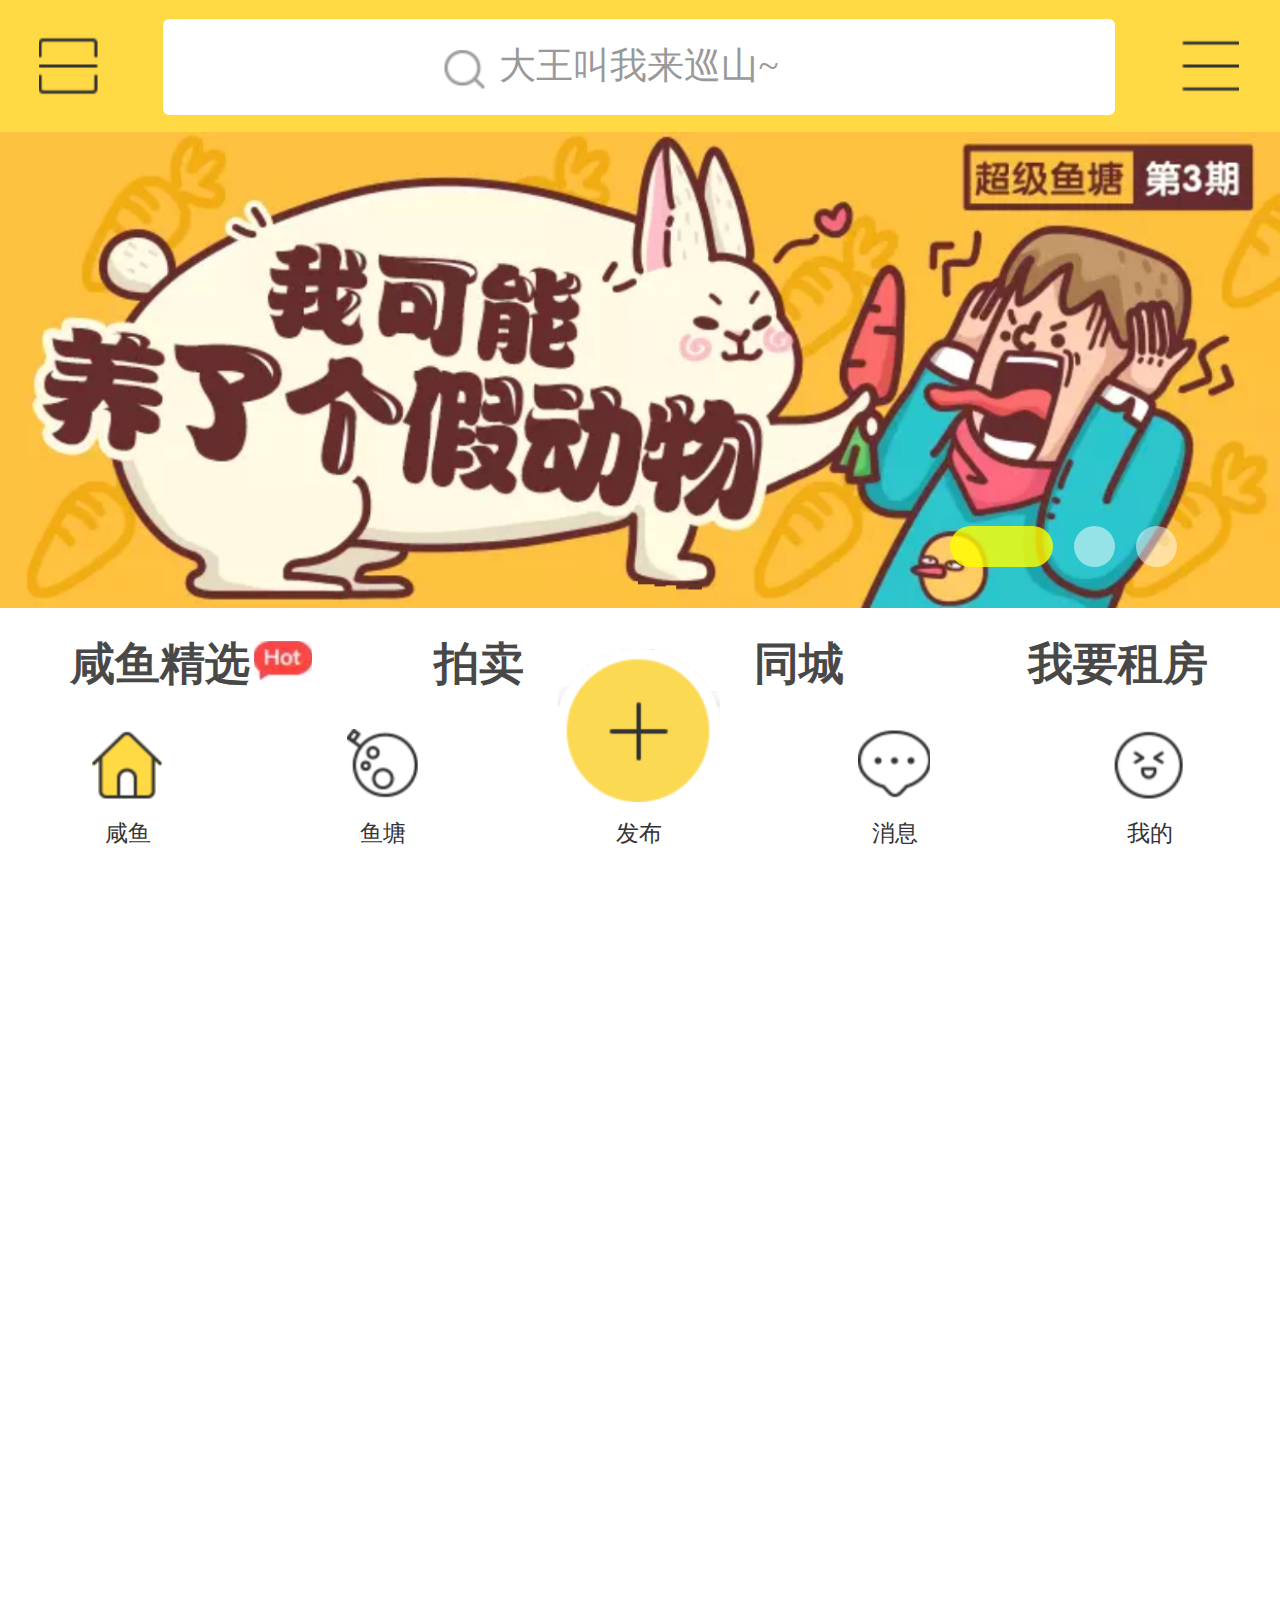
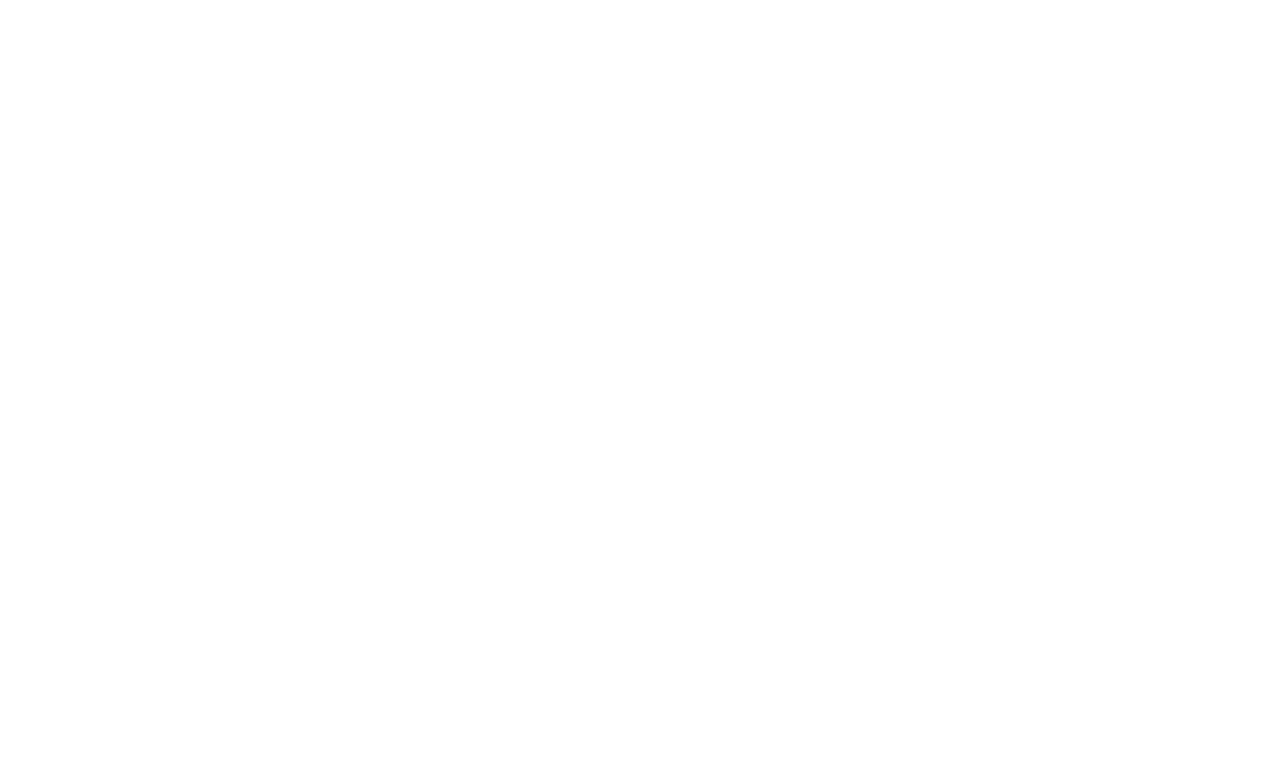
<file: Mobile/闲鱼移动端/index.html>
<!DOCTYPE html>
<html>
	<head>
		<meta charset="UTF-8">
		<title>index</title>
		<meta http-equiv="X-UA-Compatible" content="ie=edge"/>
		<script src="js/api/jquery-3.1.1.js" type="text/javascript" charset="utf-8"></script>
		<script src="js/index.js" type="text/javascript" charset="utf-8"></script>
		<script type="text/javascript">
			var dpr = 1 / window.devicePixelRatio;
			document.write('<meta name="viewport" content="width=device-width,initial-scale='+dpr+',minimum-scale='+dpr+',maximum-scale='+dpr+',user-scalable=no" />');
			
			var initWidth = document.documentElement.clientWidth;
			document.getElementsByTagName("html")[0].style.fontSize = initWidth/10 + "px";
		</script>
		<link rel="stylesheet" type="text/css" href="css/index.css"/>
	</head>
	<body>
		<header class="header">
			<a class="search header_ico" href="javascript:;"></a>
			<a href="javascript:;" class="word">
				<span class="input">
					<i class="header_ico plus"></i>
					大王叫我来巡山~
				</span>
			</a>
			<a href="javascript:;" class="menu header_ico"></a>
		</header>
		<div class="main">
			<div class="navBox">
				<nav class="nav">
					<a href="javascript:;" class="item">
						<img src="img/ad3.png"/>
					</a>
					<a href="javascript:;" class="item">
						<img src="img/ad1.png"/>
					</a>
					<a href="javascript:;" class="item">
						<img src="img/ad2.png"/>
					</a>
					<a href="javascript:;" class="item">
						<img src="img/ad3.png"/>
					</a>
					<a href="javascript:;" class="item">
						<img src="img/ad1.png"/>
					</a>
				</nav>
				<ul class="index">
					<li class="item cur"></li>
					<li class="item"></li>
					<li class="item"></li>
				</ul>
			</div>
			<ul class="tags">
				<li class="item">
					<p class="title">
						<span class="name">
							咸鱼精选
							<i class="i_hot header_ico"></i>
						</span>
					</p>
					<p class="detail">这里有好东西</p>
					<img src="img/tag1.png"/>
				</li>
				<li class="item">
					<p class="title">
						<span class="name">拍卖</span>
					</p>
					<p class="detail">一元起拍</p>
					<img src="img/tag1.png"/>
				</li>
				<li class="item">
					<p class="title">
						<span class="name">同城</span>
					</p>
					<p class="detail">一元起拍</p>
					<img src="img/tag1.png"/>
				</li>
				<li class="item">
					<p class="title">
						<span class="name">我要租房</span>
					</p>
					<p class="detail">一元起拍</p>
					<img src="img/tag1.png"/>
				</li>
			</ul>
			<ul class="list clearfix">
				<li class="item">
					<div class="info">
						<p class="title">咸鱼奇货</p>
						<p class="detail">每日上新20件，件件新奇</p>
					</div>
					<div class="pic">
						<img src="img/list1.png" />
					</div>
				</li>
				<li class="item">
					<div class="info">
						<p class="title">咸鱼奇货</p>
						<p class="detail">每日上新20件，件件新奇</p>
					</div>
					<div class="pic">
						<img src="img/list1.png" />
						<i class="header_ico i_hot"></i>
					</div>
				</li>
				<li class="item">
					<div class="info">
						<p class="title">咸鱼奇货</p>
						<p class="detail">每日上新20件，件件新奇</p>
					</div>
					<div class="pic">
						<img src="img/list1.png" />
					</div>
				</li>
				<li class="item">
					<div class="info">
						<p class="title">咸鱼奇货</p>
						<p class="detail">每日上新20件，件件新奇</p>
					</div>
					<div class="pic">
						<img src="img/list1.png" />
					</div>
				</li>
				<li class="item">
					<div class="info">
						<p class="title">咸鱼奇货</p>
						<p class="detail">每日上新20件，件件新奇</p>
					</div>
					<div class="pic">
						<img src="img/list1.png" />
					</div>
				</li>
				<li class="item">
					<div class="info">
						<p class="title">咸鱼奇货</p>
						<p class="detail">每日上新20件，件件新奇</p>
					</div>
					<div class="pic">
						<img src="img/list1.png" />
					</div>
				</li>
			</ul>
			<nav class="activ">
				<a href="javascript:;">
					<img src="img/act1.png" alt="" />
				</a>
			</nav>
			<div class="show">
				<nav class="tags">
					<div class="item cur">
						<a href="javascript:;">新鲜的</a>
					</div>
					<div class="item">
						<a href="javascript:;">附近的</a>
					</div>
				</nav>
			</div>
		</div>
		<footer class="footer">
			<div class="item">
				<p class="ico">
					<i class="footer_ico i_home"></i>
				</p>
				<p class="title">咸鱼</p>
			</div>
			<div class="item">
				<p class="ico">
					<i class="footer_ico i_town"></i>
				</p>
				<p class="title">鱼塘</p>
			</div>
			<div class="item">
				<p class="ico">
					<i class="footer_ico i_send"></i>
				</p>
				<p class="title">发布</p>
			</div>
			<div class="item">
				<p class="ico">
					<i class="footer_ico i_msg"></i>
				</p>
				<p class="title">消息</p>
			</div>
			<div class="item">
				<p class="ico">
					<i class="footer_ico i_mine"></i>
				</p>
				<p class="title">我的</p>
			</div>
		</footer>
	</body>
</html>
</file>
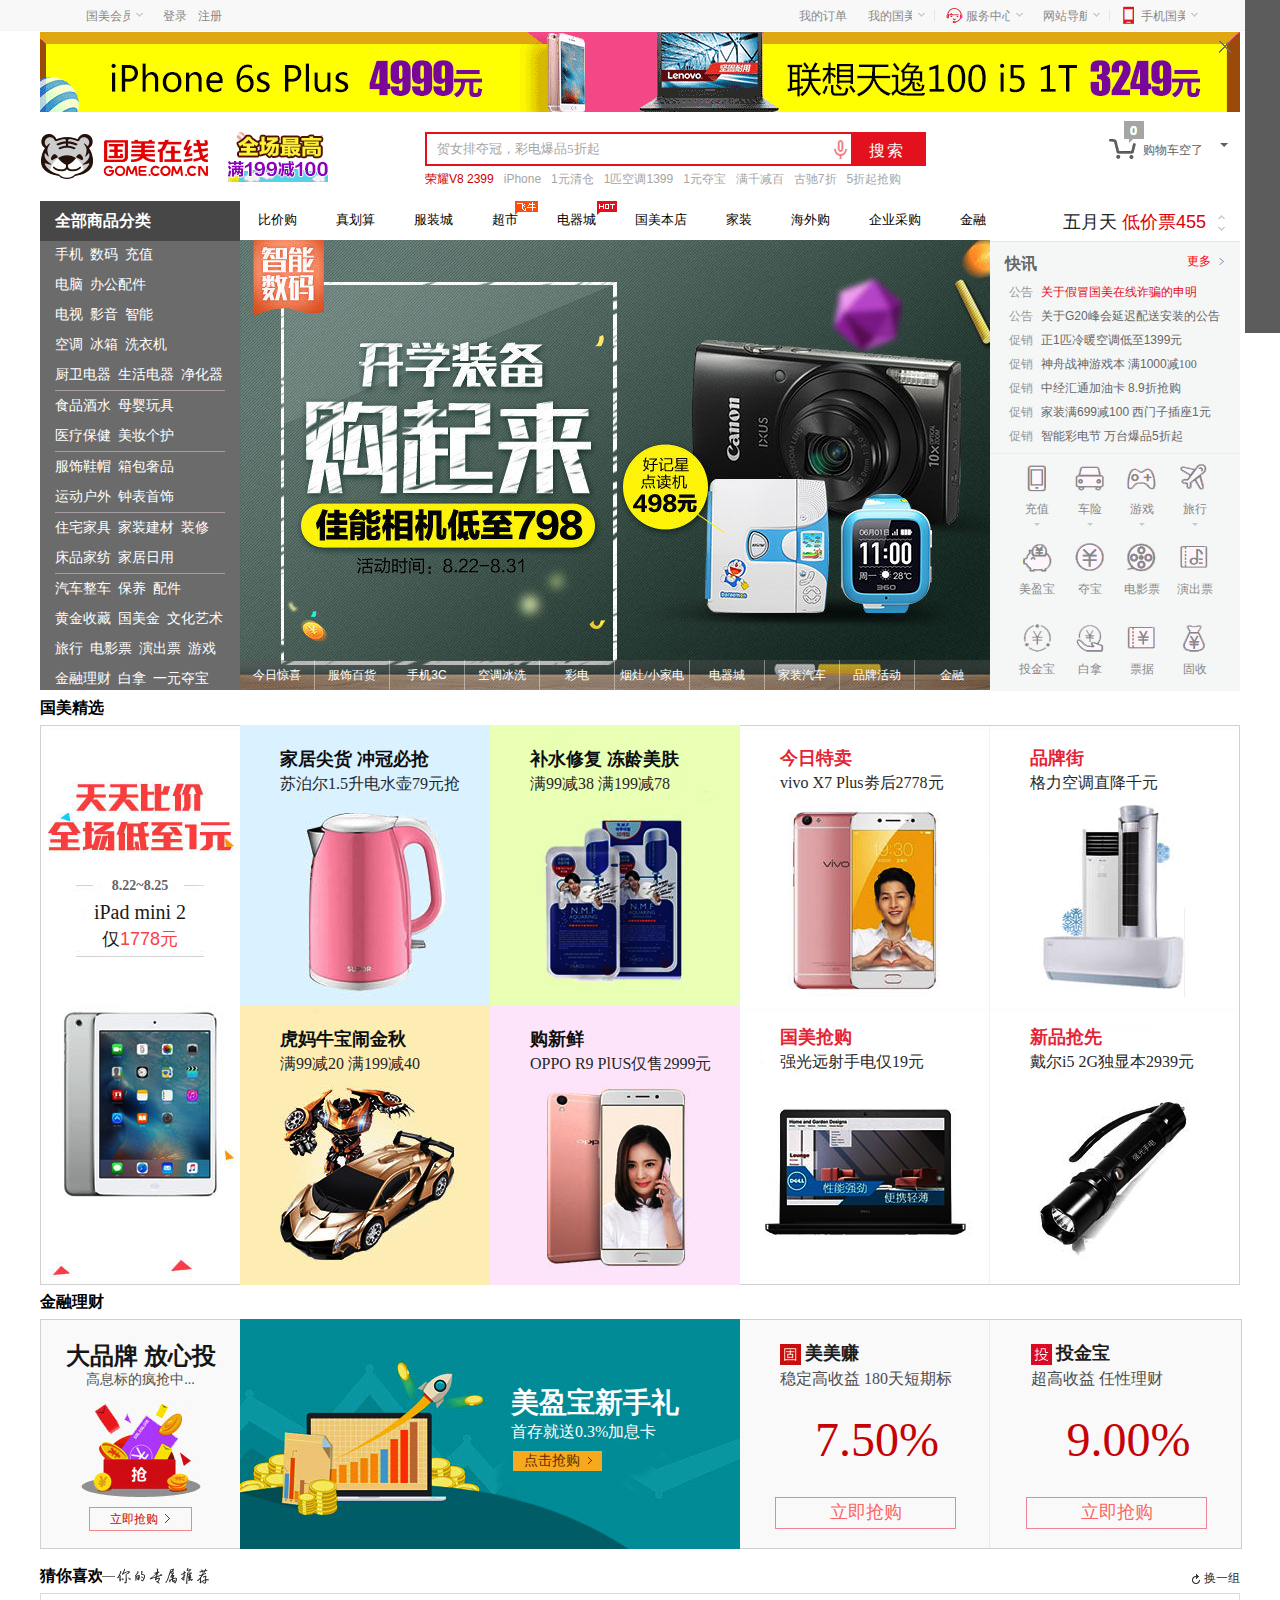
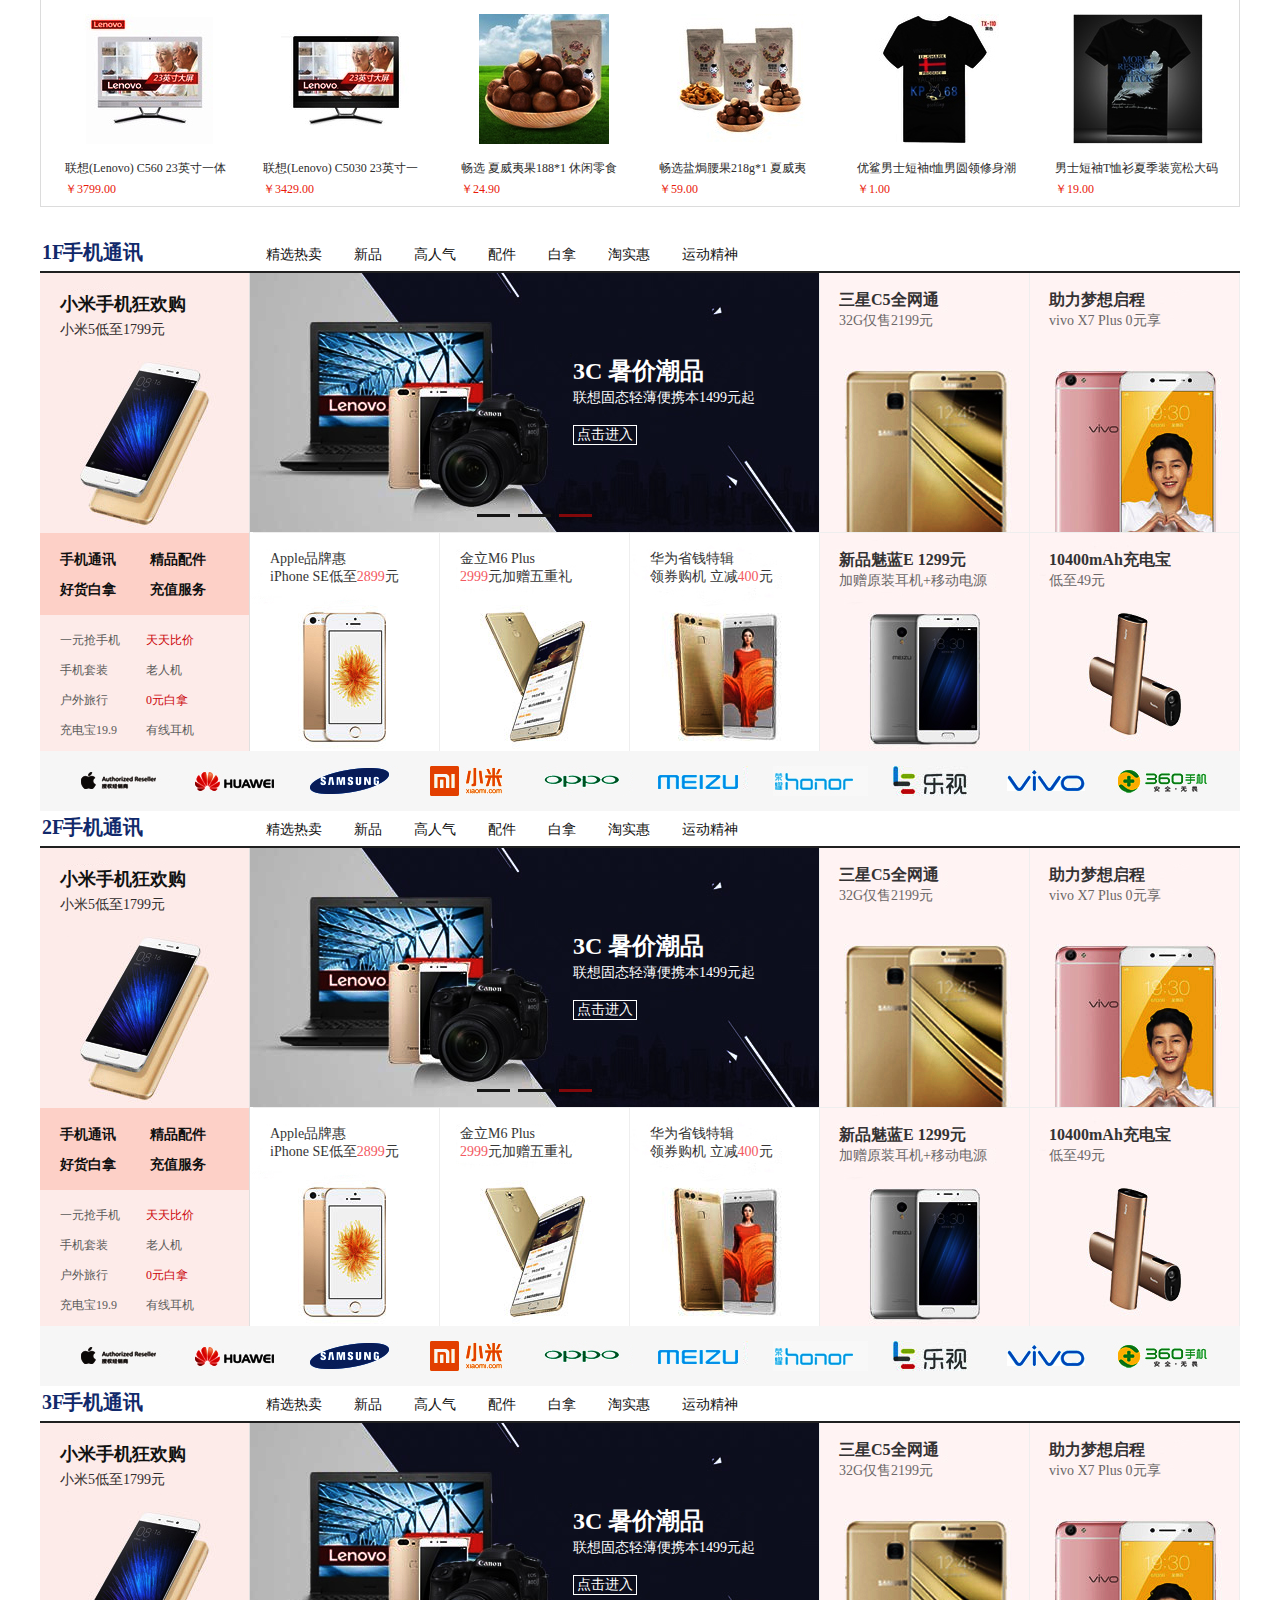
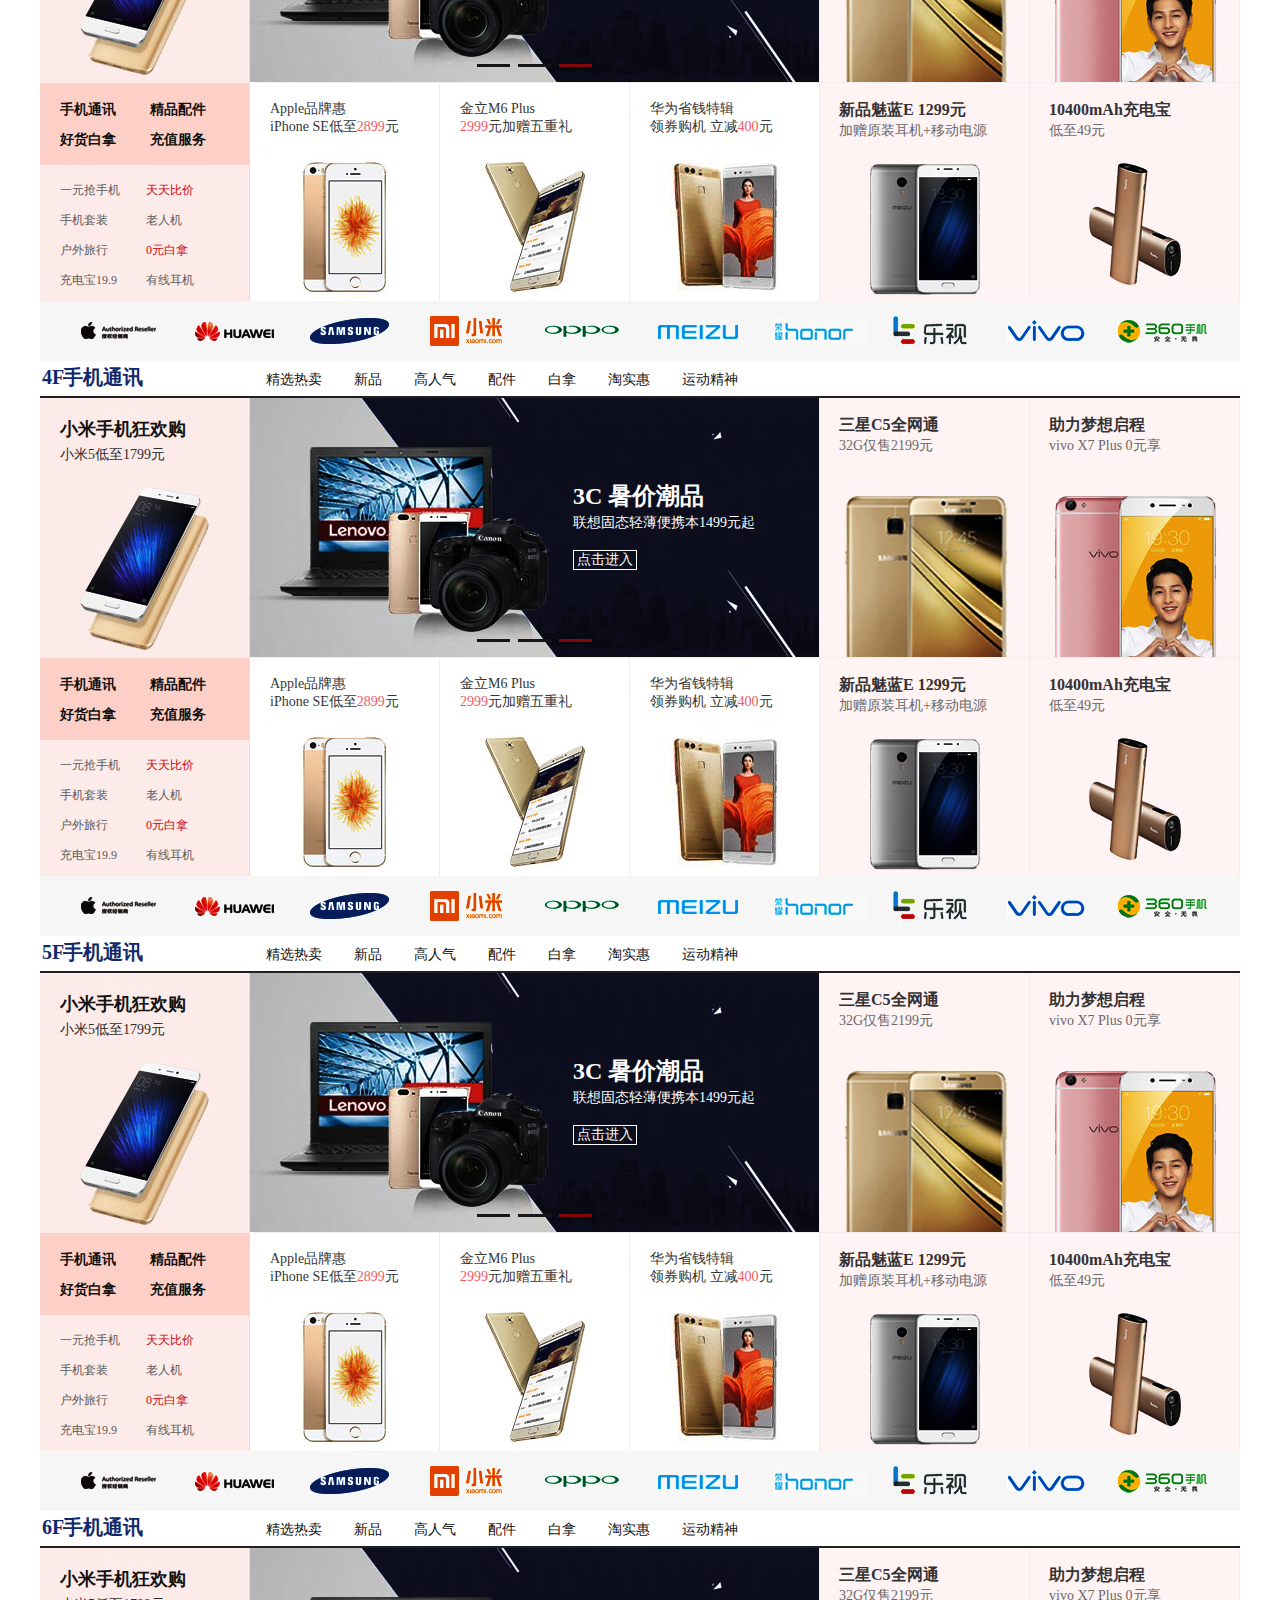
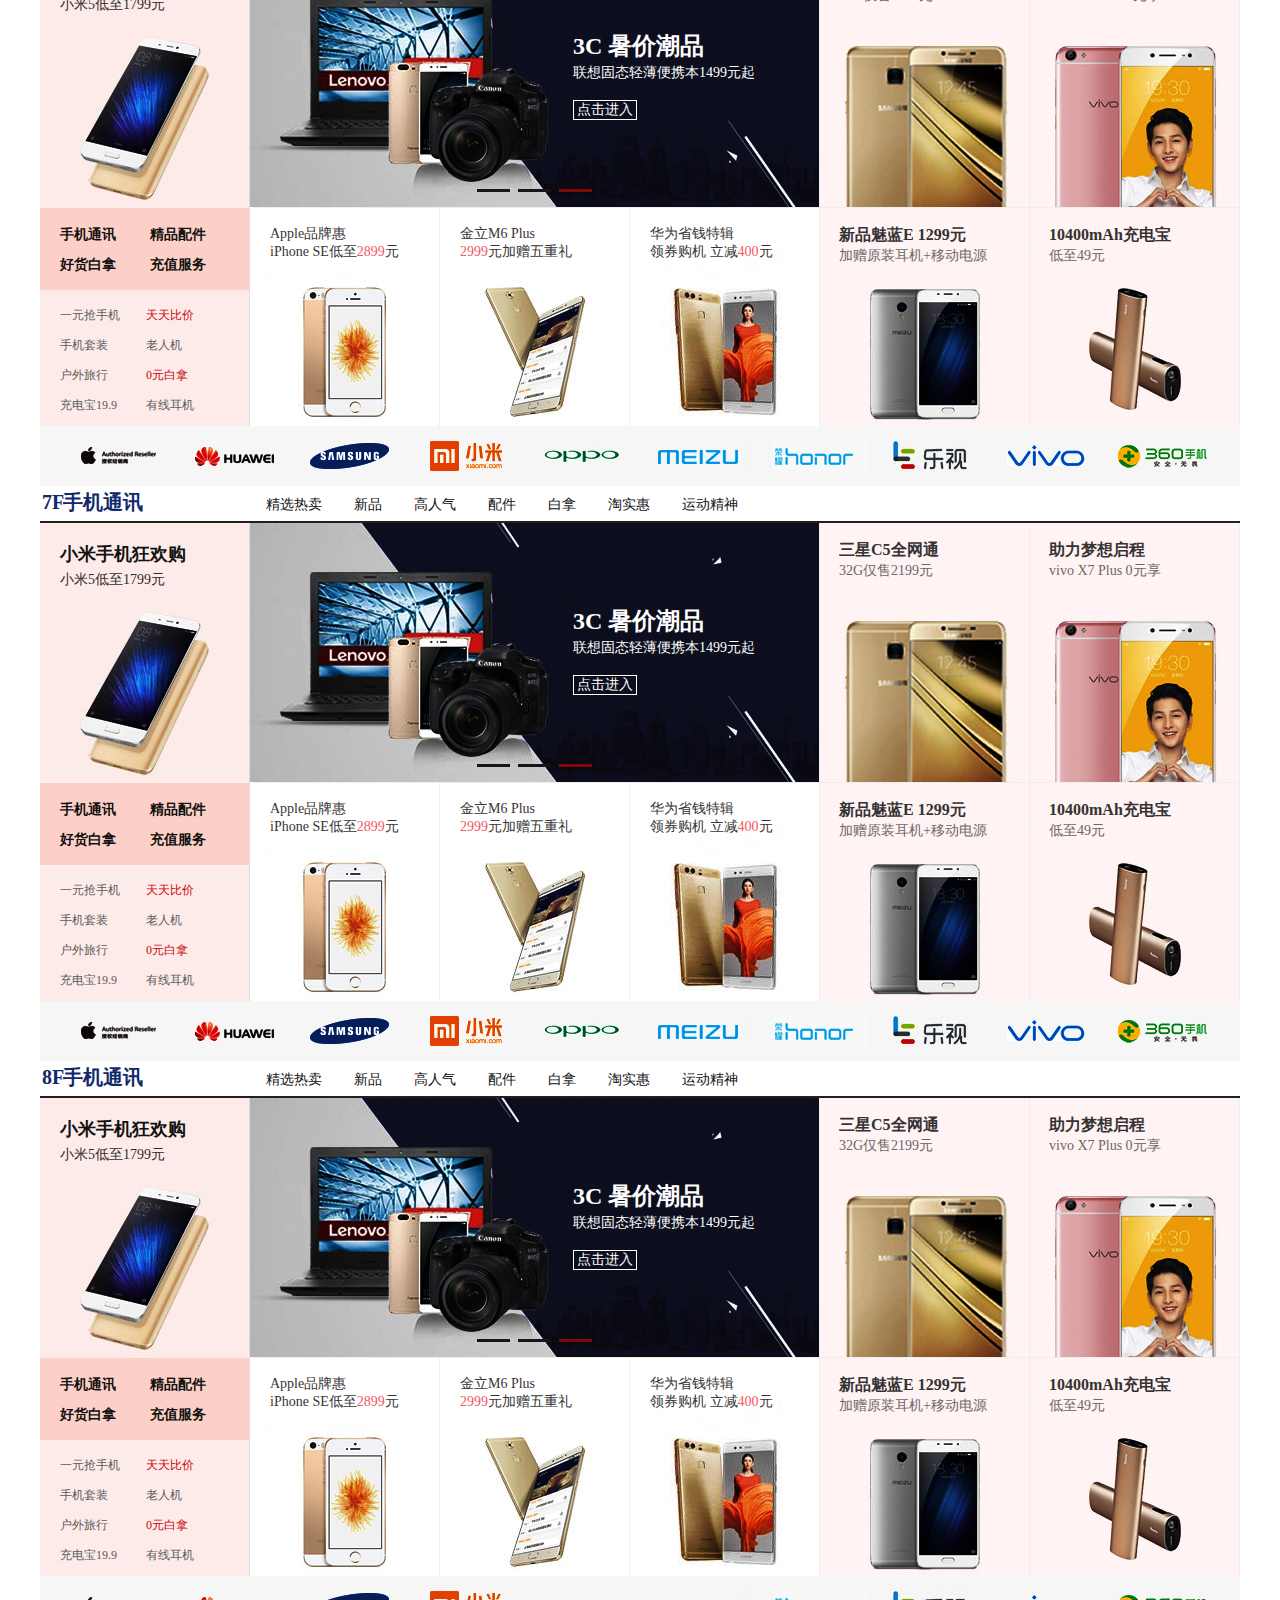
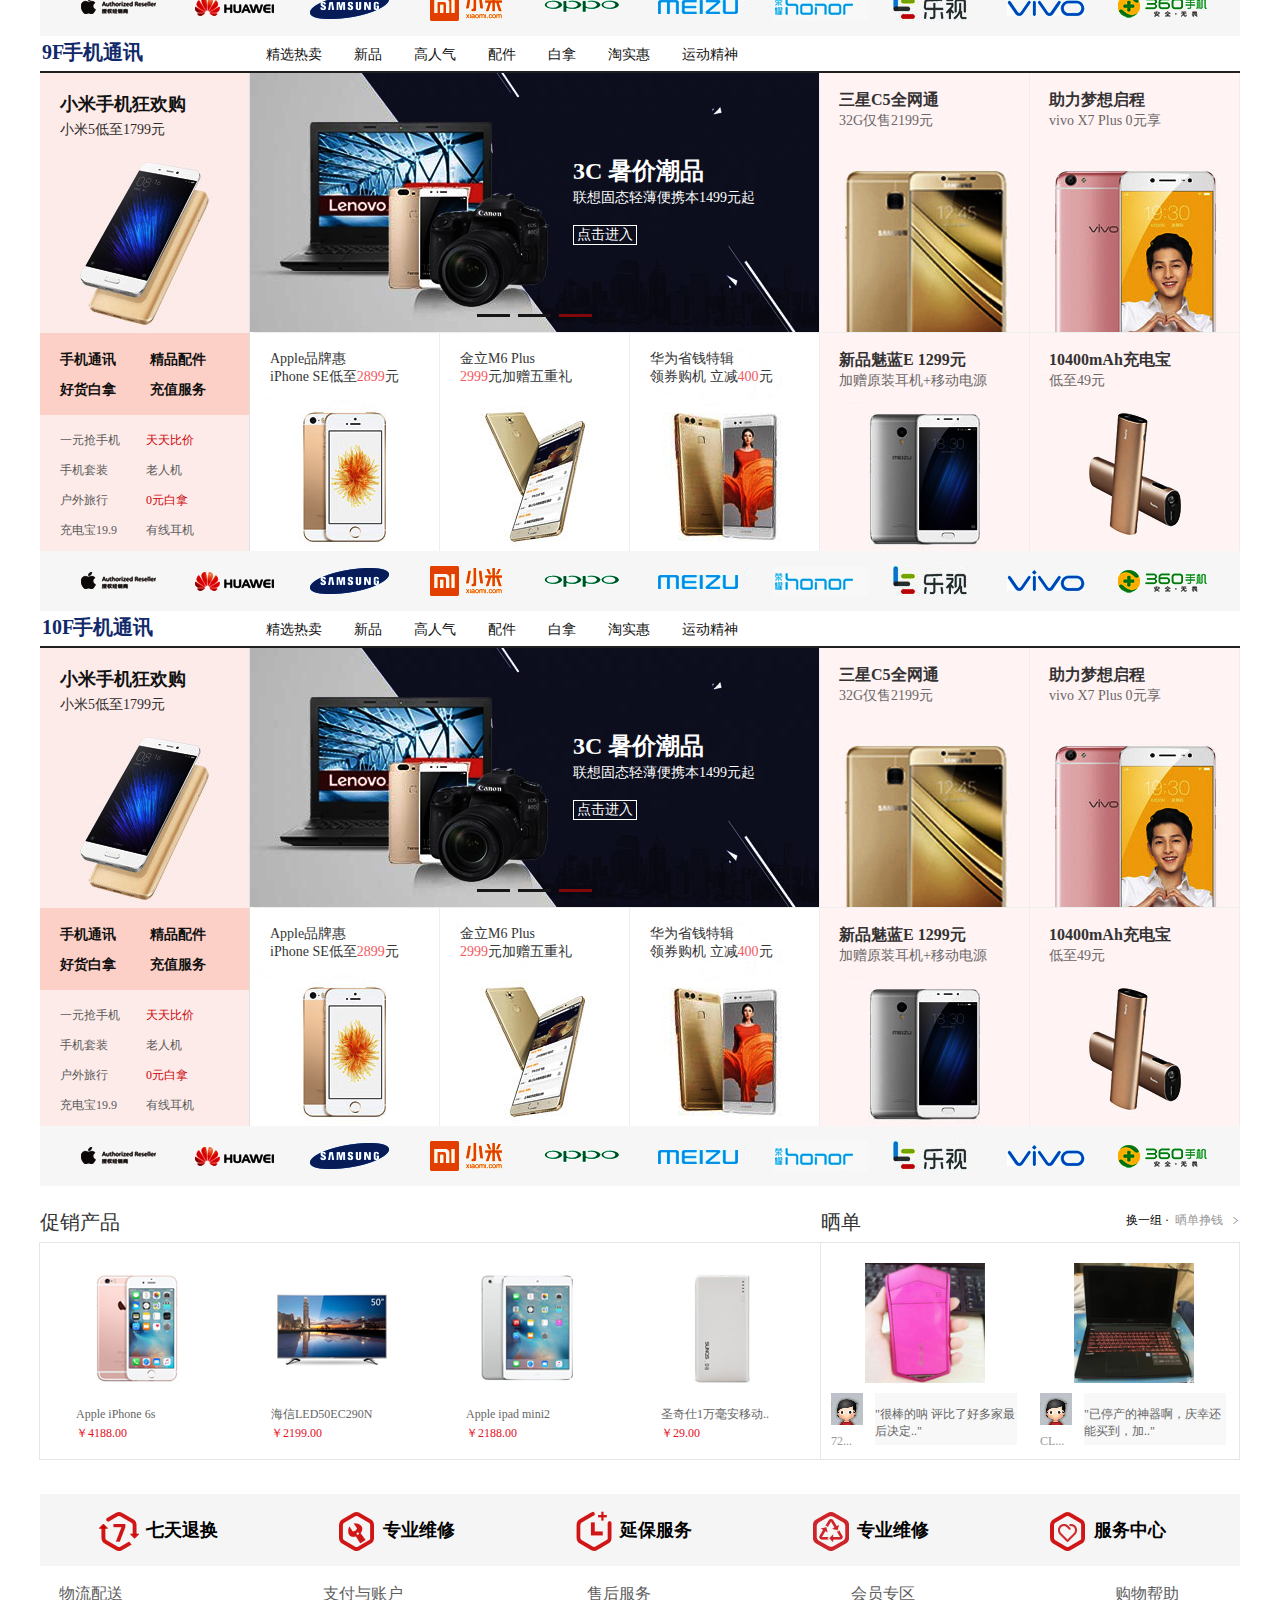
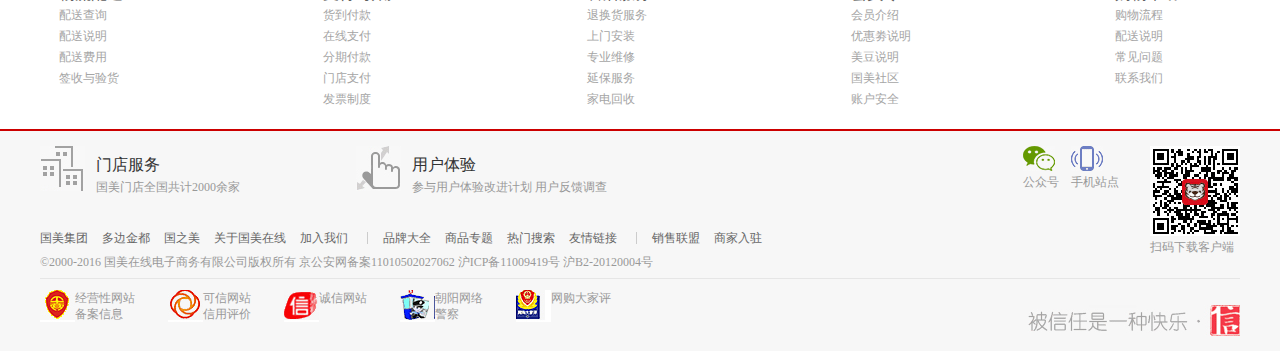
<file: PC/Gome_index/index.html>
﻿<!DOCTYPE html>
<html>
	<head>
		<meta charset="UTF-8">
		<link type="text/css" rel="stylesheet" href="css/reset.css">
		<link type="text/css" rel="stylesheet" href="css/global.css">
		<link type="text/css" rel="stylesheet" href="css/tool.css">
		<link type="text/css" rel="stylesheet" href="css/index.css">
		<!--[if lt IE 8]>
		<link type="text/css" rel="stylesheet" href="css/index-fix.css">
		<![endif]-->
		<script src="js/DD_belatedPNG_0.0.8a.js"></script>
		<script>
//				DD_belatedPNG.fix('body');
		</script>
		<script src="js/html5shiv.js"></script>
		<script>
			document.createElement('section');
			document.createElement('header');
			document.createElement('nav');
			document.createElement('button');
		</script>
		<title>国美在线</title>
	</head>
	<body>
		<section id="container">
			<div class="sidebar"></div>
			<header class="gome_head clearfix">
				<nav class="gome_head_left">
					<a href="" class="triangle" target="_blank">
						国美会员
						<img src="img/head_triangle.jpg" class="imgtriangle">
					</a>
					<a href="" target="_blank">登录</a>
					<a href="" target="_blank">注册</a>
				</nav>
				<ul class="gome_head_right">
					<li class="fl">
						<a href="" target="_blank">我的订单</a>
						<a href="" target="_blank" class="triangle my_gome">
							我的国美
							<img src="img/head_triangle.jpg" class="imgtriangle">
						</a>
					</li>
					<span class="line"></span>
					<li class="second fl">
						<a href="" target="_blank" class="triangle service">
							<img src="img/head_service.jpg" class="service">
							服务中心
							<img src="img/head_triangle.jpg" class="imgtriangle">
						</a>
						<a href="" target="_blank" class="triangle net">
							网站导航
							<img src="img/head_triangle.jpg" class="imgtriangle">
						</a>
					</li>
					<span class="line"></span>
					<li class="mobile fl">
						<a href="" target="_blank" class="triangle mobile">
							<img src="img/head_mobile_2.jpg" class="mobile">
							手机国美
							<img src="img/head_triangle.jpg" class="imgtriangle">
						</a>
					</li>
				</ul>	
			</header>	
			<section id="gome_body clearfix">
				<section class="content wrap">
					<div class="content_top_ad">
						<a href="">
							<img src="img/content_top_ad.jpg">
						</a>
					</div>			
					<div class="gome_logo clearfix">
						<h1 class="gome_slogan fl">
							<a href="">
								国美在线
							</a>
						</h1>
						<h2 class="gome_activity fl">
							<a href="">
								全场最高，满199减100
							</a>
						</h2>
						<div class="topsearch fl">
							<div class="search_text clearfix">
								<form class="fl">
									<input type="text" value="贺女排夺冠，彩电爆品5折起" name="search" class="search">
								</form>
								<a href="" class="img fl">
									<img src="img/content_search.jpg">
								</a>
								<a href="" class="topsearch_button fl">
									搜索
								</a>
							</div>
							<div class="search_hot clearfix">
								<a href="" class="hot">荣耀<span class="UN">V8 2399</span></a>
								<a href=""><span class="UN">iPhone</span></a>
								<a href=""><span class="UN">1</span>元清仓</a>
								<a href=""><span class="UN">1</span>匹空调<span class="UN">1399</span></a>
								<a href=""><span class="UN">1</span>元夺宝</a>
								<a href="">满千减百</a>
								<a href="">古驰<span class="UN">7</span>折</a>
								<a href=""><span class="UN">5</span>折起抢购</a>
							</div>
						</div>
						<div class=" shopping_car fr">
							<a href="" class="carlink">
								<img src="img/shopping_car.jpg">	
									<span class="tips">购物车空了</span>
								<img src="img/shoppinfcar.jpg" class="tiangele">
							</a>
						</div>
					</div>			
					
					<div class="gome_banner clearfix">
						<header class="top_type_group clearfix">
							<h2 class="content_top_type fl">
								<a href="" class="top_type_all_list">全部商品分类</a>
							</h2>
							<ul class="type_all_nav fl">		
								<li>
									<a href="">比价购</a>
								</li>
								<li>
									<a href="">真划算</a>
								</li>
								<li>
									<a href="">服装城</a>
								</li>
								<li class="market">
									<a href="">超市</a>
									<img src="img/banner_market.jpg" class="market_pic">
								</li>
								<li class="electric">
									<a href="">电器城</a>
									<img src="img/banner_electric.jpg" class="electric_pic">
								</li>
								<li>
									<a href="">国美本店</a>
								</li>
								<li>
									<a href="">家装</a>
								</li>
								<li>
									<a href="">海外购</a>
								</li>
								<li>
									<a href="">企业采购</a>
								</li>
								<li>
									<a href="">金融</a>
								</li>
							</ul>
							<div class="gome_banner_may fr">
								<div class="banner_may_text fl">
									<a href=""><span class="gome_banner_may_name">五月天</span></a>
									<a href=""><span class="gome_banner_may_price">低价票<span class="UN">455</span></span></a>
								</div>	
								<nav class="may_button_group fl">
									<a href="" class="may_botton_up">
										<img src="img/content_top_scroll-up.jpg">
									</a>
									<a href="" class="may_botton_down">
										<img src="img/content_top_scroll-down.jpg">
									</a>
								</nav>
							</div>
						</header>
						<div class="gome_banner_content clearfix">
							<ul class="top_type_list fl">
								<li class="first list">
									<ul class="type">
										<li class="clearfix">
											<a href="">手机</a>
											<a href="">数码</a>
											<a href="" class="no_mr">充值</a>
										</li>
										<li class="clearfix">
											<a href="">电脑</a>
											<a href="" class="no_mr">办公配件</a>
										</li>
										<li class="clearfix">
											<a href="">电视</a>
											<a href="">影音</a>
											<a href="" class="no_mr">智能</a>
										</li>
										<li class="clearfix">
											<a href="">空调</a>
											<a href="">冰箱</a>
											<a href="" class="no_mr">洗衣机</a>
										</li>
										<li class="no_mb clearfix">
											<a href="">厨卫电器</a>
											<a href="">生活电器</a>
											<a href="" class="no_mr">净化器</a>
										</li>
									</ul>
								</li>
								<li class="list second">
									<ul class="type">
										<li class="clearfix">
											<a href="">食品酒水</a>
											<a href="" class="no_mr">母婴玩具</a>
										</li>
										<li class="no_mb clearfix">
											<a href="">医疗保健</a>
											<a href="" class="no_mr">美妆个护</a>
										</li>
									</ul>
								</li>
								<li class="list third">
									<ul class="type">
										<li class="clearfix">
											<a href="">服饰鞋帽</a>
											<a href="" class="no_mr">箱包奢品</a>
										</li>
										<li class="no_mb clearfix">
											<a href="">运动户外</a>
											<a href="" class="no_mr">钟表首饰</a>
										</li>
									</ul>
								</li>
								<li class="list fourth">
									<ul class="type">
										<li class="clearfix">
											<a href="">住宅家具</a>
											<a href="">家装建材</a>
											<a href="" class="no_mr">装修</a>
										</li>
										<li class="no_mb clearfix">
											<a href="">床品家纺</a>
											<a href="" class="no_mr">家居日用</a>
										</li>
									</ul>
								</li>
								<li class="list fifth">
									<ul class="noBor fifth">
										<li class="clearfix">
											<a href="">汽车整车</a>
											<a href="">保养</a>
											<a href="" class="no_mr">配件</a>
										</li>
										<li class="clearfix">
											<a href="">黄金收藏</a>
											<a href="">国美金</a>
											<a href="" class="no_mr">文化艺术</a>
										</li>
										<li class="clearfix">
											<a href="">旅行</a>
											<a href="">电影票</a>
											<a href="">演出票</a>
											<a href="" class="no_mr">游戏</a>
										</li>
										<li class="no_mb clearfix">
											<a href="">金融理财</a>
											<a href="">白拿</a>
											<a href="" class="no_mr">一元夺宝</a>
										</li>
									</ul>
								</li>
							</ul>
							<div class="banner_pic fl">
								<a href="">
									<img src="img/banner_bg.jpg" class="banner_main_pic">
								</a>
								<div class="banner_ad_text_info">
									<div class="bg"></div>
									<div class="text">
										<a href="" class="no_pa">今日惊喜</a>
										<span class="line"></span>
										<a href="" class="no_pa">服饰百货</a>
										<span class="line"></span>
										<a href="">手机<span class="UN">3C</span></a>
										<span class="line"></span>
										<a href="">空调冰洗</a>
										<span class="line"></span>
										<a href="">彩电</a>
										<span class="line"></span>
										<a href="">烟灶/小家电</a>
										<span class="line"></span>
										<a href="">电器城</a>
										<span class="line"></span>
										<a href="">家装汽车</a>
										<span class="line"></span>
										<a href="">品牌活动</a>
										<span class="line"></span>
										<a href="" class="finance">金融</a>
									</div>		
								</div>
							</div>
							<div class="news fr">
								<div class="news_group fl">
									<div class="gome_news_title">
										快讯
									</div>
									<div class="gome_news_more fr">
										<a href="">更多</a>
									</div>
								</div>
								<section class="news_detail fl">
									<div class="news_type_line">
										<span class="news_main clearfix">
											<a href="" class="title">公告</a>
											<a href="" class="text hot">关于假冒国美在线诈骗的申明</a>
										</span>
										<span class="news_main clearfix">
											<a href="" class="title">公告</a>
											<a href="" class="text">关于<span class="UN">G20</span>峰会延迟配送安装的公告</a>
										</span>
										<span class="news_main clearfix">
											<a href="" class="title">促销</a>
											<a href="" class="text">正<span class="UN">1</span>匹冷暖空调低至<span class="UN">1399</span>元</a>
										</span>
										<span class="news_main clearfix">
											<a href="" class="title">促销</a>
											<a href="" class="text">神舟战神游戏本 满<span class="UN">1000</span>减100</a>
										</span>
										<span class="news_main clearfix">
											<a href="" class="title">促销</a>												
											<a href="" class="text">中经汇通加油卡 <span class="UN">8.9</span>折抢购</a>
										</span>
										<span class="news_main clearfix">
											<a href="" class="title">促销</a>														
											<a href="" class="text">家装满<span class="UN">699</span>减<span class="UN">100</span> 西门子插座<span class="UN">1</span>元</a>
										</span>
										<span class="news_main no_mb clearfix">
											<a href="" class="title">促销</a>														
											<a href="" class="text">智能彩电节 万台爆品<span class="UN">5</span>折起</a>
										</span>
									</div>
								</section>
								<section class="spirite_ad fl">
									<ul class="ad_box fl">
										<li class="fl">
											<span class="icon charge"></span>
											<a href="" class="icon_triangle">
													充值
												<img src="img/spirite_triangle.gif" class="triangle">
											</a>
										</li>
										<li class="fl">
											<span class="icon isurance"></span>
											<a href="" class="icon_triangle">
													车险
												<img src="img/spirite_triangle.gif" class="triangle">
											</a>
										</li>
										<li class="fl">
											<span class="icon game"></span>
											<a href="" class="icon_triangle">
													游戏
												<img src="img/spirite_triangle.gif" class="triangle">
											</a>
										</li>
										<li class="fl">
											<span class="icon travel"></span>
											<a href="" class="icon_triangle">
													旅行
												<img src="img/spirite_triangle.gif" class="triangle">
											</a>
										</li>
										<li class="fl">
											<span class="icon pig"></span>
											<a href="" class="icon_triangle">
													美盈宝
											</a>
										</li>
										<li class="fl">
											<span class="icon precious"></span>
											<a href="" class="icon_triangle">
													夺宝	
											</a>
										</li>
										<li class="fl">
											<span class="icon movie"></span>
											<a href="" class="icon_triangle">
													电影票						
											</a>
										</li>
										<li class="fl">
											<span class="icon show"></span>
											<a href="" class="icon_triangle">
													演出票										
											</a>
										</li>
										<li class="fl">
											<span class="icon investiment"></span>
											<a href="" class="icon_triangle">
													投金宝
											</a>
										</li>
										<li class="fl">
											<span class="icon loan"></span>
											<a href="" class="icon_triangle">
													白拿	
											</a>
										</li>
										<li class="fl">
											<span class="icon tag"></span>
											<a href="" class="icon_triangle">
													票据						
											</a>
										</li>
										<li class="fl">
											<span class="icon income"></span>
											<a href="" class="icon_triangle">
													固收										
											</a>
										</li>
									</ul>
								</section>
							</div>
						</div>
					</div>
				</section>	
				<div class="gome_main wrap">
					<div class="main_top ">
						<h4 class="main_top_title">
							国美精选
						</h4>
						<section class="main_top_selection clearfix">
							<ul class="selection_leader">
								<li class="main_top_sale">
									<a href=""><img src="img/main_top_cheap.jpg" class="fl"></a>
									<ul class="sale_text">
										<li style="margin-bottom:8px;"><span class="deadtime UN">8.22~8.25</span></li>
										<li style="margin-bottom:7px;"><span class="product UN">iPad mini 2</span>
										<li><span class="surprise">仅<span class="hot"><span class="UN">1778</span>元</span></span></li>
									</ul>
								</li>
							</ul>
							<ul class="sale_group clearfix">
								<li class="fl">								
									<div class="pic_box">
										<a href="">
											<img src="img/main_top_ad.jpg">
										</a>
										<div class="text">
											<span class="title">家居尖货 冲冠必抢</span>
											<span class="detail">苏泊尔1.5升电水壶79元抢</span>
										</div>
									</div>
								</li>
								<li class="fl">
									<div class="pic_box">
										<a href="">
											<img src="img/main_top_ad-2.jpg">
										</a>
										<div class="text">
											<span class="title">补水修复 冻龄美肤</span>
											<span class="detail">满99减38 满199减78</span>
										</div>
									</div>
								</li>
								<li class="fl">
									<div class="pic_box">
										<a href="">
											<img src="img/main_top_ad-4.jpg">
										</a>
										<div class="text">
											<span class="title">虎妈牛宝闹金秋</span>
											<span class="detail">满99减20 满199减40</span>
										</div>
									</div>																		
								</li>
								<li class="fl">
								 	<div class="pic_box">
										<a href="">
											<img src="img/main_top_ad-3.jpg">
										</a>
										<div class="text">
											<span class="title">购新鲜</span>
											<span class="detail">OPPO R9 PlUS仅售2999元</span>
										</div>
									</div>						
								</li>
							</ul>
							<ul class="detail_sale_group clearfix">
								<li class="fl">
									<div class="img_box fr">
										<a href="">
											<img src="img/main_top_ad5.jpg">
										</a>
										<div class="text">
											<span class="hot title">今日特卖</span>
											<span class="detail">vivo X7 Plus劵后2778元</span>
										</div>
									</div>
								</li>
								<li class="ml_1  fl">
									<div class="img_box fr">
										<a href="">
											<img src="img/main_top_ad-6.jpg">
										</a>
										<div class="text">
											<span class="hot title">品牌街</span>
											<span class="detail">格力空调直降千元</span>
										</div>
									</div>
								</li>					
								<li class="fl">
									<div class="img_box fr">
										<a href="">
											<img src="img/main_top_ad-8.jpg">
										</a>
										<div class="text">
											<span class="hot title">国美抢购</span>
											<span class="detail">强光远射手电仅19元</span>
										</div>
									</div>
								</li>
								<li class="ml_1 fl">
									<div class="img_box fr">
										<a href="">
											<img src="img/main_top_ad-7.jpg">
										</a>
										<div class="text">
											<span class="hot title">新品抢先</span>
											<span class="detail">戴尔i5 2G独显本2939元</span>
										</div>
									</div>
								</li>							
							</ul>
						</section>
						<section class="main_top_finance">
							<h4 class="main_top_title">
								金融理财
							</h4>
							<div class="finance_box">
								<div class="first_box">
									<span class="title">
										大品牌 放心投
									</span>
									<span class="intro">
										高息标的疯抢中...
									</span>
									<img src="img/finance.jpg">
									<span>
										<a href="" class="bgtriangle">
											立即抢购
										</a>
									</span>
								</div>
								<div class="img_box">
									<div class="img_box_text">
										<span class="title">
											美盈宝新手礼
										</span>
										<span class="detail">
											首存就送0.3%加息卡
										</span>
										<a href="" class="click">
											点击抢购
										</a>
									</div>
									<img src="img/finance_bg2.jpg">
								</div>
								<div class="third_box">
									<div>
										<span class="icon stay"></span>
										<span class="title">美美赚</span>
									</div>
									<div class="detail">稳定高收益 180天短期标</div>						
									<div class="percent">7.50%</div>
									<div><a href="" class="click">立即抢购</a></div>
								</div>
								<div class="fourth_box">
									<div>
										<span class="icon money"></span>
										<span class="title">投金宝</span>
									</div>
									<div class="detail">超高收益 任性理财</div>						
									<div class="percent">9.00%</div>
									<div><a href="" class="click">立即抢购</a></div>
								</div>
							</div>
						</section>
						<section class="main_top_perhaps wrap">
							<div class="clearfix" style="margin-bottom:-2px;">
								<h4 class="main_top_title fl">					
									猜你喜欢
									<span class="icon perhaps"></span>
								</h4>
								<div class="more_select fr">
									<a href="">
										<span class="icon more_pic"></span>
										<span class="more">换一组</span>
									</a>
								</div>
							</div>
							<div class="perhaps_box">
								<ul class="clearfix">
									<li class="fl">
										<div class="pic_box fl">
											<a href="">
												<img src="img/perhaps_1.jpg">
											</a>
										</div>
										<div class="pic_detail fl">
											<span class="brand fl">
												联想(Lenovo) C560 23英寸一体
											</span>
											<span class="price fl">
												￥3799.00
											</span>
										</div>
									</li>
									<li class="fl">
										<div class="pic_box fl">
											<a href="">
												<img src="img/perhaps_2.jpg">
											</a>
										</div>
										<div class="pic_detail fl">
											<span class="brand fl">
												联想(Lenovo) C5030 23英寸一
											</span>
											<span class="price fl">
												￥3429.00
											</span>
										</div>
									</li>
									<li class="fl">
										<div class="pic_box fl">
											<a href="">
												<img src="img/perhaps_3.jpg">
											</a>
										</div>
										<div class="pic_detail fl">
											<span class="brand fl">
												畅选 夏威夷果188*1 休闲零食
											</span>
											<span class="price fl">
												￥24.90
											</span>
										</div>
									</li>
									<li class="fl">
										<div class="pic_box fl">
											<a href="">
												<img src="img/perhaps_4.jpg">
											</a>
										</div>
										<div class="pic_detail fl">
											<span class="brand fl">
												畅选盐焗腰果218g*1 夏威夷
											</span>
											<span class="price fl">
												￥59.00
											</span>
										</div>
									</li>
									<li class="fl">
										<div class="pic_box fl">
											<a href="">
												<img src="img/perhaps_5.jpg">
											</a>
										</div>
										<div class="pic_detail fl">
											<span class="brand fl">
												优鲨男士短袖t恤男圆领修身潮
											</span>
											<span class="price fl">
												￥1.00
											</span>
										</div>
									</li>
									<li class="fl nomr">
										<div class="pic_box fl">
											<a href="">
												<img src="img/perhaps_6.jpg">
											</a>
										</div>
										<div class="pic_detail fl">
											<span class="brand fl">
												男士短袖T恤衫夏季装宽松大码
											</span>
											<span class="price fl">
												￥19.00
											</span>
										</div>
									</li>
								</ul>
							</div>
						</section>
					</div>
					<div class="main_middle">
						<section class="mobile">
						<header class="mobile_head clearfix">
							<div class="main_head fl">1F 手机通讯</div>										
							<div class="text_box fl">	
								<a href="" class="hot">精选热卖</a>
								<a href="">新品</a>
								<a href="">高人气</a>
								<a href="">配件</a>
								<a href="">白拿</a>
								<a href="">淘实惠</a>
								<a href="">运动精神</a>
							</div>
						</header>
						<div class="mobile_main clearfix">
							<ul class="lead fl">								
								<li class="fl">								
									<div class="cellphone_box">
										<a href="">
											<img src="img/one_flor.jpg">
										</a>
										<div class="text_box">
											<span class="title">
												小米手机狂欢购
											</span>
											<span class="detail">
												小米5低至1799元
											</span>
										</div>
									</div>
								</li>
								<li class="service fl">
									<div class="clearfix">
										<a href="">手机通讯</a>
										<a href="">精品配件</a>
									</div>
									<div class="clearfix">
										<a href="">好货白拿</a>
										<a href="">充值服务</a>
									</div>
								</li>
								<li class="surprise fl">									
									<ul class="sur-left fl">
										<li class="clearfix"><a href="">一元抢手机</a></li>
										<li class="clearfix"><a href="">手机套装</a></li>
										<li class="clearfix"><a href="">户外旅行</a></li>
										<li class="clearfix"><a href="">充电宝19.9</a></li>
									</ul>
									<ul class="sur-right fl">
										<li class="clearfix"><a href="" class="hot">天天比价</a></li>
										<li class="clearfix"><a href="">老人机</a></li>
										<li class="clearfix"><a href="" class="hot">0元白拿</a></li>
										<li class="clearfix"><a href="">有线耳机</a></li>
									</ul>
								</li>
							</ul>
							<ul class="detail_sale_group fr">
								<li class="ml_1 fl">
									<div class="img_box fr">
										<a href="">
											<img src="img/one_flor-5.jpg">
										</a>
										<div class="text">
											<span class="hot title">三星C5全网通</span>
											<span class="detail">32G仅售2199元</span>
										</div>
									</div>
								</li>
								<li class="mr_1 fl">
									<div class="img_box fr">
										<a href="">
											<img src="img/one_flor-6.jpg">
										</a>
										<div class="text">
											<span class="hot title">助力梦想启程</span>
											<span class="detail">vivo X7 Plus 0元享</span>
										</div>
									</div>
								</li>					
								<li class="ml_1-T fl">
									<div class="img_box fr">
										<a href="">
											<img src="img/one_flor-8.jpg">
										</a>
										<div class="text">
											<span class="title">新品魅蓝E 1299元</span>
											<span class="detail">加赠原装耳机+移动电源</span>
										</div>
									</div>
								</li>
								<li class="mr_1-T fl">
									<div class="img_box fr">
										<a href="">
											<img src="img/one_flor-7.jpg">
										</a>
										<div class="text">
											<span class="title">10400mAh充电宝</span>
											<span class="detail">低至49元</span>
										</div>
									</div>
								</li>							
							</ul>
							<ul class="detail_sale_group_another fl">
								<li class="wide fl">
									<div class="img_main">
										<a href="">
											<img src="img/flor_ad_main.jpg">
										</a>
										<div class="text_info">
											<div class="title">
												3C 暑价潮品
											</div>
											<div class="detail">
												联想固态轻薄便携本1499元起
											</div>
											<a href="" class="click">点击进入</a>
										</div>
									</div>
								</li>
								<li class="narrow_group bor fl">
									<ul class="narrow_group_detail clearfix">
										<li class="narrow bor fl">
											<div class="img_box fr">
												<a href="">
													<img src="img/one_flor-2.jpg">
												</a>
												<div class="narrowtext">
													<div class="title">Apple品牌惠</div>
													<div class="detail">iPhone SE低至<span class="hot">2899</span>元</div>
												</div>
											</div>
										</li>					
										<li class="narrow bor fl">
											<div class="img_box fr">
												<a href="">
													<img src="img/one_flor-3.jpg">
												</a>
												<div class="narrowtext">
													<div class="title">金立M6 Plus</div>
													<div class="detail"><span class="hot">2999</span>元加赠五重礼</div>
												</div>
											</div>
										</li>
										<li class="narrow fl">
											<div class="img_box fr">
												<a href="">
													<img src="img/one_flor-4.jpg">
												</a>
												<div class="narrowtext">
													<div class="title">华为省钱特辑</div>
													<div class="detail">领券购机 立减<span class="hot">400</span>元</div>
												</div>
											</div>
										</li>
									</ul>
								</li>
							</ul>				
						</div>				
						<div class="wrap clearfix">
							<ul class="corporation_ad clearfix">						
								<li class="apple fl">									
									<a href="" class="tag-a fl">
										<span class="icon apple"></span>
									</a>
								</li>
								<li class="huawei fl">									
									<a href="" class="tag-b fl">
										<span class="icon huawei"></span>
									</a>
								</li>
								<li class="samsung fl">									
									<a href="" class="tag-c fl">
										<span class="icon samsung"></span>
									</a>
								</li>
								<li class="mi fl">									
									<a href="" class="tag-d fl">
										<span class="icon mi"></span>
									</a>
								</li>
								<li class="oppo fl">									
									<a href="" class="tag-e fl">
										<span class="icon oppo"></span>
									</a>
								</li>
								<li class="meizu fl">									
									<a href="" class="tag-f fl">
										<span class="icon meizu"></span>
									</a>
								</li>
								<li class="honor fl">									
									<a href="" class="tag-g fl">
										<span class="icon honor"></span>
									</a>
								</li>
								<li class="le fl">									
									<a href="" class="tag-h fl">
										<span class="icon le"></span>
									</a>
								</li>
								<li class="vivo fl">
									<a href="" class="tag-i fl">
										<span class="icon vivo"></span>
									</a>
								</li>
								<li class="virus no_mr fl">
									<a href="" class="tag-j fl">
										<span class="icon virus"></span>
									</a>
								</li>
							</ul>
					</div>	
						</section>
						<section class="mobile">
							<header class="mobile_head clearfix">
							<div class="main_head fl">2F 手机通讯</div>										
							<div class="text_box fl">	
								<a href="" class="hot">精选热卖</a>
								<a href="">新品</a>
								<a href="">高人气</a>
								<a href="">配件</a>
								<a href="">白拿</a>
								<a href="">淘实惠</a>
								<a href="">运动精神</a>
							</div>
						</header>
							<div class="mobile_main clearfix">
							<ul class="lead fl">								
								<li class="fl">								
									<div class="cellphone_box">
										<a href="">
											<img src="img/one_flor.jpg">
										</a>
										<div class="text_box">
											<span class="title">
												小米手机狂欢购
											</span>
											<span class="detail">
												小米5低至1799元
											</span>
										</div>
									</div>
								</li>
								<li class="service fl">
									<div class="clearfix">
										<a href="">手机通讯</a>
										<a href="">精品配件</a>
									</div>
									<div class="clearfix">
										<a href="">好货白拿</a>
										<a href="">充值服务</a>
									</div>
								</li>
								<li class="surprise fl">									
									<ul class="sur-left fl">
										<li class="clearfix"><a href="">一元抢手机</a></li>
										<li class="clearfix"><a href="">手机套装</a></li>
										<li class="clearfix"><a href="">户外旅行</a></li>
										<li class="clearfix"><a href="">充电宝19.9</a></li>
									</ul>
									<ul class="sur-right fl">
										<li class="clearfix"><a href="" class="hot">天天比价</a></li>
										<li class="clearfix"><a href="">老人机</a></li>
										<li class="clearfix"><a href="" class="hot">0元白拿</a></li>
										<li class="clearfix"><a href="">有线耳机</a></li>
									</ul>
								</li>
							</ul>
							<ul class="detail_sale_group fr">
								<li class="ml_1 fl">
									<div class="img_box fr">
										<a href="">
											<img src="img/one_flor-5.jpg">
										</a>
										<div class="text">
											<span class="hot title">三星C5全网通</span>
											<span class="detail">32G仅售2199元</span>
										</div>
									</div>
								</li>
								<li class="mr_1 fl">
									<div class="img_box fr">
										<a href="">
											<img src="img/one_flor-6.jpg">
										</a>
										<div class="text">
											<span class="hot title">助力梦想启程</span>
											<span class="detail">vivo X7 Plus 0元享</span>
										</div>
									</div>
								</li>					
								<li class="ml_1-T fl">
									<div class="img_box fr">
										<a href="">
											<img src="img/one_flor-8.jpg">
										</a>
										<div class="text">
											<span class="title">新品魅蓝E 1299元</span>
											<span class="detail">加赠原装耳机+移动电源</span>
										</div>
									</div>
								</li>
								<li class="mr_1-T fl">
									<div class="img_box fr">
										<a href="">
											<img src="img/one_flor-7.jpg">
										</a>
										<div class="text">
											<span class="title">10400mAh充电宝</span>
											<span class="detail">低至49元</span>
										</div>
									</div>
								</li>							
							</ul>
							<ul class="detail_sale_group_another fl">
								<li class="wide fl">
									<div class="img_main">
										<a href="">
											<img src="img/flor_ad_main.jpg">
										</a>
										<div class="text_info">
											<div class="title">
												3C 暑价潮品
											</div>
											<div class="detail">
												联想固态轻薄便携本1499元起
											</div>
											<a href="" class="click">点击进入</a>
										</div>
									</div>
								</li>
								<li class="narrow_group bor fl">
									<ul class="narrow_group_detail clearfix">
										<li class="narrow bor fl">
											<div class="img_box fr">
												<a href="">
													<img src="img/one_flor-2.jpg">
												</a>
												<div class="narrowtext">
													<div class="title">Apple品牌惠</div>
													<div class="detail">iPhone SE低至<span class="hot">2899</span>元</div>
												</div>
											</div>
										</li>					
										<li class="narrow bor fl">
											<div class="img_box fr">
												<a href="">
													<img src="img/one_flor-3.jpg">
												</a>
												<div class="narrowtext">
													<div class="title">金立M6 Plus</div>
													<div class="detail"><span class="hot">2999</span>元加赠五重礼</div>
												</div>
											</div>
										</li>
										<li class="narrow fl">
											<div class="img_box fr">
												<a href="">
													<img src="img/one_flor-4.jpg">
												</a>
												<div class="narrowtext">
													<div class="title">华为省钱特辑</div>
													<div class="detail">领券购机 立减<span class="hot">400</span>元</div>
												</div>
											</div>
										</li>
									</ul>
								</li>
							</ul>				
						</div>				
							<div class="wrap clearfix">
							<ul class="corporation_ad clearfix">						
								<li class="apple fl">									
									<a href="" class="tag-a fl">
										<span class="icon apple"></span>
									</a>
								</li>
								<li class="huawei fl">									
									<a href="" class="tag-b fl">
										<span class="icon huawei"></span>
									</a>
								</li>
								<li class="samsung fl">									
									<a href="" class="tag-c fl">
										<span class="icon samsung"></span>
									</a>
								</li>
								<li class="mi fl">									
									<a href="" class="tag-d fl">
										<span class="icon mi"></span>
									</a>
								</li>
								<li class="oppo fl">									
									<a href="" class="tag-e fl">
										<span class="icon oppo"></span>
									</a>
								</li>
								<li class="meizu fl">									
									<a href="" class="tag-f fl">
										<span class="icon meizu"></span>
									</a>
								</li>
								<li class="honor fl">									
									<a href="" class="tag-g fl">
										<span class="icon honor"></span>
									</a>
								</li>
								<li class="le fl">									
									<a href="" class="tag-h fl">
										<span class="icon le"></span>
									</a>
								</li>
								<li class="vivo fl">
									<a href="" class="tag-i fl">
										<span class="icon vivo"></span>
									</a>
								</li>
								<li class="virus no_mr fl">
									<a href="" class="tag-j fl">
										<span class="icon virus"></span>
									</a>
								</li>
							</ul>
						</div>	
						</section>
						<section class="mobile">
							<header class="mobile_head clearfix">
							<div class="main_head fl">3F 手机通讯</div>										
							<div class="text_box fl">	
								<a href="" class="hot">精选热卖</a>
								<a href="">新品</a>
								<a href="">高人气</a>
								<a href="">配件</a>
								<a href="">白拿</a>
								<a href="">淘实惠</a>
								<a href="">运动精神</a>
							</div>
						</header>
							<div class="mobile_main clearfix">
							<ul class="lead fl">								
								<li class="fl">								
									<div class="cellphone_box">
										<a href="">
											<img src="img/one_flor.jpg">
										</a>
										<div class="text_box">
											<span class="title">
												小米手机狂欢购
											</span>
											<span class="detail">
												小米5低至1799元
											</span>
										</div>
									</div>
								</li>
								<li class="service fl">
									<div class="clearfix">
										<a href="">手机通讯</a>
										<a href="">精品配件</a>
									</div>
									<div class="clearfix">
										<a href="">好货白拿</a>
										<a href="">充值服务</a>
									</div>
								</li>
								<li class="surprise fl">									
									<ul class="sur-left fl">
										<li class="clearfix"><a href="">一元抢手机</a></li>
										<li class="clearfix"><a href="">手机套装</a></li>
										<li class="clearfix"><a href="">户外旅行</a></li>
										<li class="clearfix"><a href="">充电宝19.9</a></li>
									</ul>
									<ul class="sur-right fl">
										<li class="clearfix"><a href="" class="hot">天天比价</a></li>
										<li class="clearfix"><a href="">老人机</a></li>
										<li class="clearfix"><a href="" class="hot">0元白拿</a></li>
										<li class="clearfix"><a href="">有线耳机</a></li>
									</ul>
								</li>
							</ul>
							<ul class="detail_sale_group fr">
								<li class="ml_1 fl">
									<div class="img_box fr">
										<a href="">
											<img src="img/one_flor-5.jpg">
										</a>
										<div class="text">
											<span class="hot title">三星C5全网通</span>
											<span class="detail">32G仅售2199元</span>
										</div>
									</div>
								</li>
								<li class="mr_1 fl">
									<div class="img_box fr">
										<a href="">
											<img src="img/one_flor-6.jpg">
										</a>
										<div class="text">
											<span class="hot title">助力梦想启程</span>
											<span class="detail">vivo X7 Plus 0元享</span>
										</div>
									</div>
								</li>					
								<li class="ml_1-T fl">
									<div class="img_box fr">
										<a href="">
											<img src="img/one_flor-8.jpg">
										</a>
										<div class="text">
											<span class="title">新品魅蓝E 1299元</span>
											<span class="detail">加赠原装耳机+移动电源</span>
										</div>
									</div>
								</li>
								<li class="mr_1-T fl">
									<div class="img_box fr">
										<a href="">
											<img src="img/one_flor-7.jpg">
										</a>
										<div class="text">
											<span class="title">10400mAh充电宝</span>
											<span class="detail">低至49元</span>
										</div>
									</div>
								</li>							
							</ul>
							<ul class="detail_sale_group_another fl">
								<li class="wide fl">
									<div class="img_main">
										<a href="">
											<img src="img/flor_ad_main.jpg">
										</a>
										<div class="text_info">
											<div class="title">
												3C 暑价潮品
											</div>
											<div class="detail">
												联想固态轻薄便携本1499元起
											</div>
											<a href="" class="click">点击进入</a>
										</div>
									</div>
								</li>
								<li class="narrow_group bor fl">
									<ul class="narrow_group_detail clearfix">
										<li class="narrow bor fl">
											<div class="img_box fr">
												<a href="">
													<img src="img/one_flor-2.jpg">
												</a>
												<div class="narrowtext">
													<div class="title">Apple品牌惠</div>
													<div class="detail">iPhone SE低至<span class="hot">2899</span>元</div>
												</div>
											</div>
										</li>					
										<li class="narrow bor fl">
											<div class="img_box fr">
												<a href="">
													<img src="img/one_flor-3.jpg">
												</a>
												<div class="narrowtext">
													<div class="title">金立M6 Plus</div>
													<div class="detail"><span class="hot">2999</span>元加赠五重礼</div>
												</div>
											</div>
										</li>
										<li class="narrow fl">
											<div class="img_box fr">
												<a href="">
													<img src="img/one_flor-4.jpg">
												</a>
												<div class="narrowtext">
													<div class="title">华为省钱特辑</div>
													<div class="detail">领券购机 立减<span class="hot">400</span>元</div>
												</div>
											</div>
										</li>
									</ul>
								</li>
							</ul>				
						</div>				
							<div class="wrap clearfix">
							<ul class="corporation_ad clearfix">						
								<li class="apple fl">									
									<a href="" class="tag-a fl">
										<span class="icon apple"></span>
									</a>
								</li>
								<li class="huawei fl">									
									<a href="" class="tag-b fl">
										<span class="icon huawei"></span>
									</a>
								</li>
								<li class="samsung fl">									
									<a href="" class="tag-c fl">
										<span class="icon samsung"></span>
									</a>
								</li>
								<li class="mi fl">									
									<a href="" class="tag-d fl">
										<span class="icon mi"></span>
									</a>
								</li>
								<li class="oppo fl">									
									<a href="" class="tag-e fl">
										<span class="icon oppo"></span>
									</a>
								</li>
								<li class="meizu fl">									
									<a href="" class="tag-f fl">
										<span class="icon meizu"></span>
									</a>
								</li>
								<li class="honor fl">									
									<a href="" class="tag-g fl">
										<span class="icon honor"></span>
									</a>
								</li>
								<li class="le fl">									
									<a href="" class="tag-h fl">
										<span class="icon le"></span>
									</a>
								</li>
								<li class="vivo fl">
									<a href="" class="tag-i fl">
										<span class="icon vivo"></span>
									</a>
								</li>
								<li class="virus no_mr fl">
									<a href="" class="tag-j fl">
										<span class="icon virus"></span>
									</a>
								</li>
							</ul>
						</div>	
						</section>
						<section class="mobile">
						<header class="mobile_head clearfix">
							<div class="main_head fl">4F 手机通讯</div>										
							<div class="text_box fl">	
								<a href="" class="hot">精选热卖</a>
								<a href="">新品</a>
								<a href="">高人气</a>
								<a href="">配件</a>
								<a href="">白拿</a>
								<a href="">淘实惠</a>
								<a href="">运动精神</a>
							</div>
						</header>
						<div class="mobile_main clearfix">
							<ul class="lead fl">								
								<li class="fl">								
									<div class="cellphone_box">
										<a href="">
											<img src="img/one_flor.jpg">
										</a>
										<div class="text_box">
											<span class="title">
												小米手机狂欢购
											</span>
											<span class="detail">
												小米5低至1799元
											</span>
										</div>
									</div>
								</li>
								<li class="service fl">
									<div class="clearfix">
										<a href="">手机通讯</a>
										<a href="">精品配件</a>
									</div>
									<div class="clearfix">
										<a href="">好货白拿</a>
										<a href="">充值服务</a>
									</div>
								</li>
								<li class="surprise fl">									
									<ul class="sur-left fl">
										<li class="clearfix"><a href="">一元抢手机</a></li>
										<li class="clearfix"><a href="">手机套装</a></li>
										<li class="clearfix"><a href="">户外旅行</a></li>
										<li class="clearfix"><a href="">充电宝19.9</a></li>
									</ul>
									<ul class="sur-right fl">
										<li class="clearfix"><a href="" class="hot">天天比价</a></li>
										<li class="clearfix"><a href="">老人机</a></li>
										<li class="clearfix"><a href="" class="hot">0元白拿</a></li>
										<li class="clearfix"><a href="">有线耳机</a></li>
									</ul>
								</li>
							</ul>
							<ul class="detail_sale_group fr">
								<li class="ml_1 fl">
									<div class="img_box fr">
										<a href="">
											<img src="img/one_flor-5.jpg">
										</a>
										<div class="text">
											<span class="hot title">三星C5全网通</span>
											<span class="detail">32G仅售2199元</span>
										</div>
									</div>
								</li>
								<li class="mr_1 fl">
									<div class="img_box fr">
										<a href="">
											<img src="img/one_flor-6.jpg">
										</a>
										<div class="text">
											<span class="hot title">助力梦想启程</span>
											<span class="detail">vivo X7 Plus 0元享</span>
										</div>
									</div>
								</li>					
								<li class="ml_1-T fl">
									<div class="img_box fr">
										<a href="">
											<img src="img/one_flor-8.jpg">
										</a>
										<div class="text">
											<span class="title">新品魅蓝E 1299元</span>
											<span class="detail">加赠原装耳机+移动电源</span>
										</div>
									</div>
								</li>
								<li class="mr_1-T fl">
									<div class="img_box fr">
										<a href="">
											<img src="img/one_flor-7.jpg">
										</a>
										<div class="text">
											<span class="title">10400mAh充电宝</span>
											<span class="detail">低至49元</span>
										</div>
									</div>
								</li>							
							</ul>
							<ul class="detail_sale_group_another fl">
								<li class="wide fl">
									<div class="img_main">
										<a href="">
											<img src="img/flor_ad_main.jpg">
										</a>
										<div class="text_info">
											<div class="title">
												3C 暑价潮品
											</div>
											<div class="detail">
												联想固态轻薄便携本1499元起
											</div>
											<a href="" class="click">点击进入</a>
										</div>
									</div>
								</li>
								<li class="narrow_group bor fl">
									<ul class="narrow_group_detail clearfix">
										<li class="narrow bor fl">
											<div class="img_box fr">
												<a href="">
													<img src="img/one_flor-2.jpg">
												</a>
												<div class="narrowtext">
													<div class="title">Apple品牌惠</div>
													<div class="detail">iPhone SE低至<span class="hot">2899</span>元</div>
												</div>
											</div>
										</li>					
										<li class="narrow bor fl">
											<div class="img_box fr">
												<a href="">
													<img src="img/one_flor-3.jpg">
												</a>
												<div class="narrowtext">
													<div class="title">金立M6 Plus</div>
													<div class="detail"><span class="hot">2999</span>元加赠五重礼</div>
												</div>
											</div>
										</li>
										<li class="narrow fl">
											<div class="img_box fr">
												<a href="">
													<img src="img/one_flor-4.jpg">
												</a>
												<div class="narrowtext">
													<div class="title">华为省钱特辑</div>
													<div class="detail">领券购机 立减<span class="hot">400</span>元</div>
												</div>
											</div>
										</li>
									</ul>
								</li>
							</ul>				
						</div>				
						<div class="wrap clearfix">
							<ul class="corporation_ad clearfix">						
								<li class="apple fl">									
									<a href="" class="tag-a fl">
										<span class="icon apple"></span>
									</a>
								</li>
								<li class="huawei fl">									
									<a href="" class="tag-b fl">
										<span class="icon huawei"></span>
									</a>
								</li>
								<li class="samsung fl">									
									<a href="" class="tag-c fl">
										<span class="icon samsung"></span>
									</a>
								</li>
								<li class="mi fl">									
									<a href="" class="tag-d fl">
										<span class="icon mi"></span>
									</a>
								</li>
								<li class="oppo fl">									
									<a href="" class="tag-e fl">
										<span class="icon oppo"></span>
									</a>
								</li>
								<li class="meizu fl">									
									<a href="" class="tag-f fl">
										<span class="icon meizu"></span>
									</a>
								</li>
								<li class="honor fl">									
									<a href="" class="tag-g fl">
										<span class="icon honor"></span>
									</a>
								</li>
								<li class="le fl">									
									<a href="" class="tag-h fl">
										<span class="icon le"></span>
									</a>
								</li>
								<li class="vivo fl">
									<a href="" class="tag-i fl">
										<span class="icon vivo"></span>
									</a>
								</li>
								<li class="virus no_mr fl">
									<a href="" class="tag-j fl">
										<span class="icon virus"></span>
									</a>
								</li>
							</ul>
						</div>	
					</section>
						<section class="mobile">
						<header class="mobile_head clearfix">
							<div class="main_head fl">5F 手机通讯</div>										
							<div class="text_box fl">	
								<a href="" class="hot">精选热卖</a>
								<a href="">新品</a>
								<a href="">高人气</a>
								<a href="">配件</a>
								<a href="">白拿</a>
								<a href="">淘实惠</a>
								<a href="">运动精神</a>
							</div>
						</header>
						<div class="mobile_main clearfix">
							<ul class="lead fl">								
								<li class="fl">								
									<div class="cellphone_box">
										<a href="">
											<img src="img/one_flor.jpg">
										</a>
										<div class="text_box">
											<span class="title">
												小米手机狂欢购
											</span>
											<span class="detail">
												小米5低至1799元
											</span>
										</div>
									</div>
								</li>
								<li class="service fl">
									<div class="clearfix">
										<a href="">手机通讯</a>
										<a href="">精品配件</a>
									</div>
									<div class="clearfix">
										<a href="">好货白拿</a>
										<a href="">充值服务</a>
									</div>
								</li>
								<li class="surprise fl">									
									<ul class="sur-left fl">
										<li class="clearfix"><a href="">一元抢手机</a></li>
										<li class="clearfix"><a href="">手机套装</a></li>
										<li class="clearfix"><a href="">户外旅行</a></li>
										<li class="clearfix"><a href="">充电宝19.9</a></li>
									</ul>
									<ul class="sur-right fl">
										<li class="clearfix"><a href="" class="hot">天天比价</a></li>
										<li class="clearfix"><a href="">老人机</a></li>
										<li class="clearfix"><a href="" class="hot">0元白拿</a></li>
										<li class="clearfix"><a href="">有线耳机</a></li>
									</ul>
								</li>
							</ul>
							<ul class="detail_sale_group fr">
								<li class="ml_1 fl">
									<div class="img_box fr">
										<a href="">
											<img src="img/one_flor-5.jpg">
										</a>
										<div class="text">
											<span class="hot title">三星C5全网通</span>
											<span class="detail">32G仅售2199元</span>
										</div>
									</div>
								</li>
								<li class="mr_1 fl">
									<div class="img_box fr">
										<a href="">
											<img src="img/one_flor-6.jpg">
										</a>
										<div class="text">
											<span class="hot title">助力梦想启程</span>
											<span class="detail">vivo X7 Plus 0元享</span>
										</div>
									</div>
								</li>					
								<li class="ml_1-T fl">
									<div class="img_box fr">
										<a href="">
											<img src="img/one_flor-8.jpg">
										</a>
										<div class="text">
											<span class="title">新品魅蓝E 1299元</span>
											<span class="detail">加赠原装耳机+移动电源</span>
										</div>
									</div>
								</li>
								<li class="mr_1-T fl">
									<div class="img_box fr">
										<a href="">
											<img src="img/one_flor-7.jpg">
										</a>
										<div class="text">
											<span class="title">10400mAh充电宝</span>
											<span class="detail">低至49元</span>
										</div>
									</div>
								</li>							
							</ul>
							<ul class="detail_sale_group_another fl">
								<li class="wide fl">
									<div class="img_main">
										<a href="">
											<img src="img/flor_ad_main.jpg">
										</a>
										<div class="text_info">
											<div class="title">
												3C 暑价潮品
											</div>
											<div class="detail">
												联想固态轻薄便携本1499元起
											</div>
											<a href="" class="click">点击进入</a>
										</div>
									</div>
								</li>
								<li class="narrow_group bor fl">
									<ul class="narrow_group_detail clearfix">
										<li class="narrow bor fl">
											<div class="img_box fr">
												<a href="">
													<img src="img/one_flor-2.jpg">
												</a>
												<div class="narrowtext">
													<div class="title">Apple品牌惠</div>
													<div class="detail">iPhone SE低至<span class="hot">2899</span>元</div>
												</div>
											</div>
										</li>					
										<li class="narrow bor fl">
											<div class="img_box fr">
												<a href="">
													<img src="img/one_flor-3.jpg">
												</a>
												<div class="narrowtext">
													<div class="title">金立M6 Plus</div>
													<div class="detail"><span class="hot">2999</span>元加赠五重礼</div>
												</div>
											</div>
										</li>
										<li class="narrow fl">
											<div class="img_box fr">
												<a href="">
													<img src="img/one_flor-4.jpg">
												</a>
												<div class="narrowtext">
													<div class="title">华为省钱特辑</div>
													<div class="detail">领券购机 立减<span class="hot">400</span>元</div>
												</div>
											</div>
										</li>
									</ul>
								</li>
							</ul>				
						</div>				
						<div class="wrap clearfix">
							<ul class="corporation_ad clearfix">						
								<li class="apple fl">									
									<a href="" class="tag-a fl">
										<span class="icon apple"></span>
									</a>
								</li>
								<li class="huawei fl">									
									<a href="" class="tag-b fl">
										<span class="icon huawei"></span>
									</a>
								</li>
								<li class="samsung fl">									
									<a href="" class="tag-c fl">
										<span class="icon samsung"></span>
									</a>
								</li>
								<li class="mi fl">									
									<a href="" class="tag-d fl">
										<span class="icon mi"></span>
									</a>
								</li>
								<li class="oppo fl">									
									<a href="" class="tag-e fl">
										<span class="icon oppo"></span>
									</a>
								</li>
								<li class="meizu fl">									
									<a href="" class="tag-f fl">
										<span class="icon meizu"></span>
									</a>
								</li>
								<li class="honor fl">									
									<a href="" class="tag-g fl">
										<span class="icon honor"></span>
									</a>
								</li>
								<li class="le fl">									
									<a href="" class="tag-h fl">
										<span class="icon le"></span>
									</a>
								</li>
								<li class="vivo fl">
									<a href="" class="tag-i fl">
										<span class="icon vivo"></span>
									</a>
								</li>
								<li class="virus no_mr fl">
									<a href="" class="tag-j fl">
										<span class="icon virus"></span>
									</a>
								</li>
							</ul>
						</div>	
					</section>
						<section class="mobile">
						<header class="mobile_head clearfix">
							<div class="main_head fl">6F 手机通讯</div>										
							<div class="text_box fl">	
								<a href="" class="hot">精选热卖</a>
								<a href="">新品</a>
								<a href="">高人气</a>
								<a href="">配件</a>
								<a href="">白拿</a>
								<a href="">淘实惠</a>
								<a href="">运动精神</a>
							</div>
						</header>
						<div class="mobile_main clearfix">
							<ul class="lead fl">								
								<li class="fl">								
									<div class="cellphone_box">
										<a href="">
											<img src="img/one_flor.jpg">
										</a>
										<div class="text_box">
											<span class="title">
												小米手机狂欢购
											</span>
											<span class="detail">
												小米5低至1799元
											</span>
										</div>
									</div>
								</li>
								<li class="service fl">
									<div class="clearfix">
										<a href="">手机通讯</a>
										<a href="">精品配件</a>
									</div>
									<div class="clearfix">
										<a href="">好货白拿</a>
										<a href="">充值服务</a>
									</div>
								</li>
								<li class="surprise fl">									
									<ul class="sur-left fl">
										<li class="clearfix"><a href="">一元抢手机</a></li>
										<li class="clearfix"><a href="">手机套装</a></li>
										<li class="clearfix"><a href="">户外旅行</a></li>
										<li class="clearfix"><a href="">充电宝19.9</a></li>
									</ul>
									<ul class="sur-right fl">
										<li class="clearfix"><a href="" class="hot">天天比价</a></li>
										<li class="clearfix"><a href="">老人机</a></li>
										<li class="clearfix"><a href="" class="hot">0元白拿</a></li>
										<li class="clearfix"><a href="">有线耳机</a></li>
									</ul>
								</li>
							</ul>
							<ul class="detail_sale_group fr">
								<li class="ml_1 fl">
									<div class="img_box fr">
										<a href="">
											<img src="img/one_flor-5.jpg">
										</a>
										<div class="text">
											<span class="hot title">三星C5全网通</span>
											<span class="detail">32G仅售2199元</span>
										</div>
									</div>
								</li>
								<li class="mr_1 fl">
									<div class="img_box fr">
										<a href="">
											<img src="img/one_flor-6.jpg">
										</a>
										<div class="text">
											<span class="hot title">助力梦想启程</span>
											<span class="detail">vivo X7 Plus 0元享</span>
										</div>
									</div>
								</li>					
								<li class="ml_1-T fl">
									<div class="img_box fr">
										<a href="">
											<img src="img/one_flor-8.jpg">
										</a>
										<div class="text">
											<span class="title">新品魅蓝E 1299元</span>
											<span class="detail">加赠原装耳机+移动电源</span>
										</div>
									</div>
								</li>
								<li class="mr_1-T fl">
									<div class="img_box fr">
										<a href="">
											<img src="img/one_flor-7.jpg">
										</a>
										<div class="text">
											<span class="title">10400mAh充电宝</span>
											<span class="detail">低至49元</span>
										</div>
									</div>
								</li>							
							</ul>
							<ul class="detail_sale_group_another fl">
								<li class="wide fl">
									<div class="img_main">
										<a href="">
											<img src="img/flor_ad_main.jpg">
										</a>
										<div class="text_info">
											<div class="title">
												3C 暑价潮品
											</div>
											<div class="detail">
												联想固态轻薄便携本1499元起
											</div>
											<a href="" class="click">点击进入</a>
										</div>
									</div>
								</li>
								<li class="narrow_group bor fl">
									<ul class="narrow_group_detail clearfix">
										<li class="narrow bor fl">
											<div class="img_box fr">
												<a href="">
													<img src="img/one_flor-2.jpg">
												</a>
												<div class="narrowtext">
													<div class="title">Apple品牌惠</div>
													<div class="detail">iPhone SE低至<span class="hot">2899</span>元</div>
												</div>
											</div>
										</li>					
										<li class="narrow bor fl">
											<div class="img_box fr">
												<a href="">
													<img src="img/one_flor-3.jpg">
												</a>
												<div class="narrowtext">
													<div class="title">金立M6 Plus</div>
													<div class="detail"><span class="hot">2999</span>元加赠五重礼</div>
												</div>
											</div>
										</li>
										<li class="narrow fl">
											<div class="img_box fr">
												<a href="">
													<img src="img/one_flor-4.jpg">
												</a>
												<div class="narrowtext">
													<div class="title">华为省钱特辑</div>
													<div class="detail">领券购机 立减<span class="hot">400</span>元</div>
												</div>
											</div>
										</li>
									</ul>
								</li>
							</ul>				
						</div>				
						<div class="wrap clearfix">
							<ul class="corporation_ad clearfix">						
								<li class="apple fl">									
									<a href="" class="tag-a fl">
										<span class="icon apple"></span>
									</a>
								</li>
								<li class="huawei fl">									
									<a href="" class="tag-b fl">
										<span class="icon huawei"></span>
									</a>
								</li>
								<li class="samsung fl">									
									<a href="" class="tag-c fl">
										<span class="icon samsung"></span>
									</a>
								</li>
								<li class="mi fl">									
									<a href="" class="tag-d fl">
										<span class="icon mi"></span>
									</a>
								</li>
								<li class="oppo fl">									
									<a href="" class="tag-e fl">
										<span class="icon oppo"></span>
									</a>
								</li>
								<li class="meizu fl">									
									<a href="" class="tag-f fl">
										<span class="icon meizu"></span>
									</a>
								</li>
								<li class="honor fl">									
									<a href="" class="tag-g fl">
										<span class="icon honor"></span>
									</a>
								</li>
								<li class="le fl">									
									<a href="" class="tag-h fl">
										<span class="icon le"></span>
									</a>
								</li>
								<li class="vivo fl">
									<a href="" class="tag-i fl">
										<span class="icon vivo"></span>
									</a>
								</li>
								<li class="virus no_mr fl">
									<a href="" class="tag-j fl">
										<span class="icon virus"></span>
									</a>
								</li>
							</ul>
						</div>	
					</section>
						<section class="mobile">
						<header class="mobile_head clearfix">
							<div class="main_head fl">7F 手机通讯</div>										
							<div class="text_box fl">	
								<a href="" class="hot">精选热卖</a>
								<a href="">新品</a>
								<a href="">高人气</a>
								<a href="">配件</a>
								<a href="">白拿</a>
								<a href="">淘实惠</a>
								<a href="">运动精神</a>
							</div>
						</header>
						<div class="mobile_main clearfix">
							<ul class="lead fl">								
								<li class="fl">								
									<div class="cellphone_box">
										<a href="">
											<img src="img/one_flor.jpg">
										</a>
										<div class="text_box">
											<span class="title">
												小米手机狂欢购
											</span>
											<span class="detail">
												小米5低至1799元
											</span>
										</div>
									</div>
								</li>
								<li class="service fl">
									<div class="clearfix">
										<a href="">手机通讯</a>
										<a href="">精品配件</a>
									</div>
									<div class="clearfix">
										<a href="">好货白拿</a>
										<a href="">充值服务</a>
									</div>
								</li>
								<li class="surprise fl">									
									<ul class="sur-left fl">
										<li class="clearfix"><a href="">一元抢手机</a></li>
										<li class="clearfix"><a href="">手机套装</a></li>
										<li class="clearfix"><a href="">户外旅行</a></li>
										<li class="clearfix"><a href="">充电宝19.9</a></li>
									</ul>
									<ul class="sur-right fl">
										<li class="clearfix"><a href="" class="hot">天天比价</a></li>
										<li class="clearfix"><a href="">老人机</a></li>
										<li class="clearfix"><a href="" class="hot">0元白拿</a></li>
										<li class="clearfix"><a href="">有线耳机</a></li>
									</ul>
								</li>
							</ul>
							<ul class="detail_sale_group fr">
								<li class="ml_1 fl">
									<div class="img_box fr">
										<a href="">
											<img src="img/one_flor-5.jpg">
										</a>
										<div class="text">
											<span class="hot title">三星C5全网通</span>
											<span class="detail">32G仅售2199元</span>
										</div>
									</div>
								</li>
								<li class="mr_1 fl">
									<div class="img_box fr">
										<a href="">
											<img src="img/one_flor-6.jpg">
										</a>
										<div class="text">
											<span class="hot title">助力梦想启程</span>
											<span class="detail">vivo X7 Plus 0元享</span>
										</div>
									</div>
								</li>					
								<li class="ml_1-T fl">
									<div class="img_box fr">
										<a href="">
											<img src="img/one_flor-8.jpg">
										</a>
										<div class="text">
											<span class="title">新品魅蓝E 1299元</span>
											<span class="detail">加赠原装耳机+移动电源</span>
										</div>
									</div>
								</li>
								<li class="mr_1-T fl">
									<div class="img_box fr">
										<a href="">
											<img src="img/one_flor-7.jpg">
										</a>
										<div class="text">
											<span class="title">10400mAh充电宝</span>
											<span class="detail">低至49元</span>
										</div>
									</div>
								</li>							
							</ul>
							<ul class="detail_sale_group_another fl">
								<li class="wide fl">
									<div class="img_main">
										<a href="">
											<img src="img/flor_ad_main.jpg">
										</a>
										<div class="text_info">
											<div class="title">
												3C 暑价潮品
											</div>
											<div class="detail">
												联想固态轻薄便携本1499元起
											</div>
											<a href="" class="click">点击进入</a>
										</div>
									</div>
								</li>
								<li class="narrow_group bor fl">
									<ul class="narrow_group_detail clearfix">
										<li class="narrow bor fl">
											<div class="img_box fr">
												<a href="">
													<img src="img/one_flor-2.jpg">
												</a>
												<div class="narrowtext">
													<div class="title">Apple品牌惠</div>
													<div class="detail">iPhone SE低至<span class="hot">2899</span>元</div>
												</div>
											</div>
										</li>					
										<li class="narrow bor fl">
											<div class="img_box fr">
												<a href="">
													<img src="img/one_flor-3.jpg">
												</a>
												<div class="narrowtext">
													<div class="title">金立M6 Plus</div>
													<div class="detail"><span class="hot">2999</span>元加赠五重礼</div>
												</div>
											</div>
										</li>
										<li class="narrow fl">
											<div class="img_box fr">
												<a href="">
													<img src="img/one_flor-4.jpg">
												</a>
												<div class="narrowtext">
													<div class="title">华为省钱特辑</div>
													<div class="detail">领券购机 立减<span class="hot">400</span>元</div>
												</div>
											</div>
										</li>
									</ul>
								</li>
							</ul>				
						</div>				
						<div class="wrap clearfix">
							<ul class="corporation_ad clearfix">						
								<li class="apple fl">									
									<a href="" class="tag-a fl">
										<span class="icon apple"></span>
									</a>
								</li>
								<li class="huawei fl">									
									<a href="" class="tag-b fl">
										<span class="icon huawei"></span>
									</a>
								</li>
								<li class="samsung fl">									
									<a href="" class="tag-c fl">
										<span class="icon samsung"></span>
									</a>
								</li>
								<li class="mi fl">									
									<a href="" class="tag-d fl">
										<span class="icon mi"></span>
									</a>
								</li>
								<li class="oppo fl">									
									<a href="" class="tag-e fl">
										<span class="icon oppo"></span>
									</a>
								</li>
								<li class="meizu fl">									
									<a href="" class="tag-f fl">
										<span class="icon meizu"></span>
									</a>
								</li>
								<li class="honor fl">									
									<a href="" class="tag-g fl">
										<span class="icon honor"></span>
									</a>
								</li>
								<li class="le fl">									
									<a href="" class="tag-h fl">
										<span class="icon le"></span>
									</a>
								</li>
								<li class="vivo fl">
									<a href="" class="tag-i fl">
										<span class="icon vivo"></span>
									</a>
								</li>
								<li class="virus no_mr fl">
									<a href="" class="tag-j fl">
										<span class="icon virus"></span>
									</a>
								</li>
							</ul>
						</div>	
					</section>
						<section class="mobile">
						<header class="mobile_head clearfix">
							<div class="main_head fl">8F 手机通讯</div>										
							<div class="text_box fl">	
								<a href="" class="hot">精选热卖</a>
								<a href="">新品</a>
								<a href="">高人气</a>
								<a href="">配件</a>
								<a href="">白拿</a>
								<a href="">淘实惠</a>
								<a href="">运动精神</a>
							</div>
						</header>
						<div class="mobile_main clearfix">
							<ul class="lead fl">								
								<li class="fl">								
									<div class="cellphone_box">
										<a href="">
											<img src="img/one_flor.jpg">
										</a>
										<div class="text_box">
											<span class="title">
												小米手机狂欢购
											</span>
											<span class="detail">
												小米5低至1799元
											</span>
										</div>
									</div>
								</li>
								<li class="service fl">
									<div class="clearfix">
										<a href="">手机通讯</a>
										<a href="">精品配件</a>
									</div>
									<div class="clearfix">
										<a href="">好货白拿</a>
										<a href="">充值服务</a>
									</div>
								</li>
								<li class="surprise fl">									
									<ul class="sur-left fl">
										<li class="clearfix"><a href="">一元抢手机</a></li>
										<li class="clearfix"><a href="">手机套装</a></li>
										<li class="clearfix"><a href="">户外旅行</a></li>
										<li class="clearfix"><a href="">充电宝19.9</a></li>
									</ul>
									<ul class="sur-right fl">
										<li class="clearfix"><a href="" class="hot">天天比价</a></li>
										<li class="clearfix"><a href="">老人机</a></li>
										<li class="clearfix"><a href="" class="hot">0元白拿</a></li>
										<li class="clearfix"><a href="">有线耳机</a></li>
									</ul>
								</li>
							</ul>
							<ul class="detail_sale_group fr">
								<li class="ml_1 fl">
									<div class="img_box fr">
										<a href="">
											<img src="img/one_flor-5.jpg">
										</a>
										<div class="text">
											<span class="hot title">三星C5全网通</span>
											<span class="detail">32G仅售2199元</span>
										</div>
									</div>
								</li>
								<li class="mr_1 fl">
									<div class="img_box fr">
										<a href="">
											<img src="img/one_flor-6.jpg">
										</a>
										<div class="text">
											<span class="hot title">助力梦想启程</span>
											<span class="detail">vivo X7 Plus 0元享</span>
										</div>
									</div>
								</li>					
								<li class="ml_1-T fl">
									<div class="img_box fr">
										<a href="">
											<img src="img/one_flor-8.jpg">
										</a>
										<div class="text">
											<span class="title">新品魅蓝E 1299元</span>
											<span class="detail">加赠原装耳机+移动电源</span>
										</div>
									</div>
								</li>
								<li class="mr_1-T fl">
									<div class="img_box fr">
										<a href="">
											<img src="img/one_flor-7.jpg">
										</a>
										<div class="text">
											<span class="title">10400mAh充电宝</span>
											<span class="detail">低至49元</span>
										</div>
									</div>
								</li>							
							</ul>
							<ul class="detail_sale_group_another fl">
								<li class="wide fl">
									<div class="img_main">
										<a href="">
											<img src="img/flor_ad_main.jpg">
										</a>
										<div class="text_info">
											<div class="title">
												3C 暑价潮品
											</div>
											<div class="detail">
												联想固态轻薄便携本1499元起
											</div>
											<a href="" class="click">点击进入</a>
										</div>
									</div>
								</li>
								<li class="narrow_group bor fl">
									<ul class="narrow_group_detail clearfix">
										<li class="narrow bor fl">
											<div class="img_box fr">
												<a href="">
													<img src="img/one_flor-2.jpg">
												</a>
												<div class="narrowtext">
													<div class="title">Apple品牌惠</div>
													<div class="detail">iPhone SE低至<span class="hot">2899</span>元</div>
												</div>
											</div>
										</li>					
										<li class="narrow bor fl">
											<div class="img_box fr">
												<a href="">
													<img src="img/one_flor-3.jpg">
												</a>
												<div class="narrowtext">
													<div class="title">金立M6 Plus</div>
													<div class="detail"><span class="hot">2999</span>元加赠五重礼</div>
												</div>
											</div>
										</li>
										<li class="narrow fl">
											<div class="img_box fr">
												<a href="">
													<img src="img/one_flor-4.jpg">
												</a>
												<div class="narrowtext">
													<div class="title">华为省钱特辑</div>
													<div class="detail">领券购机 立减<span class="hot">400</span>元</div>
												</div>
											</div>
										</li>
									</ul>
								</li>
							</ul>				
						</div>				
						<div class="wrap clearfix">
							<ul class="corporation_ad clearfix">						
								<li class="apple fl">									
									<a href="" class="tag-a fl">
										<span class="icon apple"></span>
									</a>
								</li>
								<li class="huawei fl">									
									<a href="" class="tag-b fl">
										<span class="icon huawei"></span>
									</a>
								</li>
								<li class="samsung fl">									
									<a href="" class="tag-c fl">
										<span class="icon samsung"></span>
									</a>
								</li>
								<li class="mi fl">									
									<a href="" class="tag-d fl">
										<span class="icon mi"></span>
									</a>
								</li>
								<li class="oppo fl">									
									<a href="" class="tag-e fl">
										<span class="icon oppo"></span>
									</a>
								</li>
								<li class="meizu fl">									
									<a href="" class="tag-f fl">
										<span class="icon meizu"></span>
									</a>
								</li>
								<li class="honor fl">									
									<a href="" class="tag-g fl">
										<span class="icon honor"></span>
									</a>
								</li>
								<li class="le fl">									
									<a href="" class="tag-h fl">
										<span class="icon le"></span>
									</a>
								</li>
								<li class="vivo fl">
									<a href="" class="tag-i fl">
										<span class="icon vivo"></span>
									</a>
								</li>
								<li class="virus no_mr fl">
									<a href="" class="tag-j fl">
										<span class="icon virus"></span>
									</a>
								</li>
							</ul>
						</div>	
					</section>
						<section class="mobile">
						<header class="mobile_head clearfix">
							<div class="main_head fl">9F 手机通讯</div>										
							<div class="text_box fl">	
								<a href="" class="hot">精选热卖</a>
								<a href="">新品</a>
								<a href="">高人气</a>
								<a href="">配件</a>
								<a href="">白拿</a>
								<a href="">淘实惠</a>
								<a href="">运动精神</a>
							</div>
						</header>
						<div class="mobile_main clearfix">
							<ul class="lead fl">								
								<li class="fl">								
									<div class="cellphone_box">
										<a href="">
											<img src="img/one_flor.jpg">
										</a>
										<div class="text_box">
											<span class="title">
												小米手机狂欢购
											</span>
											<span class="detail">
												小米5低至1799元
											</span>
										</div>
									</div>
								</li>
								<li class="service fl">
									<div class="clearfix">
										<a href="">手机通讯</a>
										<a href="">精品配件</a>
									</div>
									<div class="clearfix">
										<a href="">好货白拿</a>
										<a href="">充值服务</a>
									</div>
								</li>
								<li class="surprise fl">									
									<ul class="sur-left fl">
										<li class="clearfix"><a href="">一元抢手机</a></li>
										<li class="clearfix"><a href="">手机套装</a></li>
										<li class="clearfix"><a href="">户外旅行</a></li>
										<li class="clearfix"><a href="">充电宝19.9</a></li>
									</ul>
									<ul class="sur-right fl">
										<li class="clearfix"><a href="" class="hot">天天比价</a></li>
										<li class="clearfix"><a href="">老人机</a></li>
										<li class="clearfix"><a href="" class="hot">0元白拿</a></li>
										<li class="clearfix"><a href="">有线耳机</a></li>
									</ul>
								</li>
							</ul>
							<ul class="detail_sale_group fr">
								<li class="ml_1 fl">
									<div class="img_box fr">
										<a href="">
											<img src="img/one_flor-5.jpg">
										</a>
										<div class="text">
											<span class="hot title">三星C5全网通</span>
											<span class="detail">32G仅售2199元</span>
										</div>
									</div>
								</li>
								<li class="mr_1 fl">
									<div class="img_box fr">
										<a href="">
											<img src="img/one_flor-6.jpg">
										</a>
										<div class="text">
											<span class="hot title">助力梦想启程</span>
											<span class="detail">vivo X7 Plus 0元享</span>
										</div>
									</div>
								</li>					
								<li class="ml_1-T fl">
									<div class="img_box fr">
										<a href="">
											<img src="img/one_flor-8.jpg">
										</a>
										<div class="text">
											<span class="title">新品魅蓝E 1299元</span>
											<span class="detail">加赠原装耳机+移动电源</span>
										</div>
									</div>
								</li>
								<li class="mr_1-T fl">
									<div class="img_box fr">
										<a href="">
											<img src="img/one_flor-7.jpg">
										</a>
										<div class="text">
											<span class="title">10400mAh充电宝</span>
											<span class="detail">低至49元</span>
										</div>
									</div>
								</li>							
							</ul>
							<ul class="detail_sale_group_another fl">
								<li class="wide fl">
									<div class="img_main">
										<a href="">
											<img src="img/flor_ad_main.jpg">
										</a>
										<div class="text_info">
											<div class="title">
												3C 暑价潮品
											</div>
											<div class="detail">
												联想固态轻薄便携本1499元起
											</div>
											<a href="" class="click">点击进入</a>
										</div>
									</div>
								</li>
								<li class="narrow_group bor fl">
									<ul class="narrow_group_detail clearfix">
										<li class="narrow bor fl">
											<div class="img_box fr">
												<a href="">
													<img src="img/one_flor-2.jpg">
												</a>
												<div class="narrowtext">
													<div class="title">Apple品牌惠</div>
													<div class="detail">iPhone SE低至<span class="hot">2899</span>元</div>
												</div>
											</div>
										</li>					
										<li class="narrow bor fl">
											<div class="img_box fr">
												<a href="">
													<img src="img/one_flor-3.jpg">
												</a>
												<div class="narrowtext">
													<div class="title">金立M6 Plus</div>
													<div class="detail"><span class="hot">2999</span>元加赠五重礼</div>
												</div>
											</div>
										</li>
										<li class="narrow fl">
											<div class="img_box fr">
												<a href="">
													<img src="img/one_flor-4.jpg">
												</a>
												<div class="narrowtext">
													<div class="title">华为省钱特辑</div>
													<div class="detail">领券购机 立减<span class="hot">400</span>元</div>
												</div>
											</div>
										</li>
									</ul>
								</li>
							</ul>				
						</div>				
						<div class="wrap clearfix">
							<ul class="corporation_ad clearfix">						
								<li class="apple fl">									
									<a href="" class="tag-a fl">
										<span class="icon apple"></span>
									</a>
								</li>
								<li class="huawei fl">									
									<a href="" class="tag-b fl">
										<span class="icon huawei"></span>
									</a>
								</li>
								<li class="samsung fl">									
									<a href="" class="tag-c fl">
										<span class="icon samsung"></span>
									</a>
								</li>
								<li class="mi fl">									
									<a href="" class="tag-d fl">
										<span class="icon mi"></span>
									</a>
								</li>
								<li class="oppo fl">									
									<a href="" class="tag-e fl">
										<span class="icon oppo"></span>
									</a>
								</li>
								<li class="meizu fl">									
									<a href="" class="tag-f fl">
										<span class="icon meizu"></span>
									</a>
								</li>
								<li class="honor fl">									
									<a href="" class="tag-g fl">
										<span class="icon honor"></span>
									</a>
								</li>
								<li class="le fl">									
									<a href="" class="tag-h fl">
										<span class="icon le"></span>
									</a>
								</li>
								<li class="vivo fl">
									<a href="" class="tag-i fl">
										<span class="icon vivo"></span>
									</a>
								</li>
								<li class="virus no_mr fl">
									<a href="" class="tag-j fl">
										<span class="icon virus"></span>
									</a>
								</li>
							</ul>
						</div>	
					</section>
						<section class="mobile">
						<header class="mobile_head clearfix">
							<div class="main_head fl">10F 手机通讯</div>										
							<div class="text_box fl">	
								<a href="" class="hot">精选热卖</a>
								<a href="">新品</a>
								<a href="">高人气</a>
								<a href="">配件</a>
								<a href="">白拿</a>
								<a href="">淘实惠</a>
								<a href="">运动精神</a>
							</div>
						</header>
						<div class="mobile_main clearfix">
							<ul class="lead fl">								
								<li class="fl">								
									<div class="cellphone_box">
										<a href="">
											<img src="img/one_flor.jpg">
										</a>
										<div class="text_box">
											<span class="title">
												小米手机狂欢购
											</span>
											<span class="detail">
												小米5低至1799元
											</span>
										</div>
									</div>
								</li>
								<li class="service fl">
									<div class="clearfix">
										<a href="">手机通讯</a>
										<a href="">精品配件</a>
									</div>
									<div class="clearfix">
										<a href="">好货白拿</a>
										<a href="">充值服务</a>
									</div>
								</li>
								<li class="surprise fl">									
									<ul class="sur-left fl">
										<li class="clearfix"><a href="">一元抢手机</a></li>
										<li class="clearfix"><a href="">手机套装</a></li>
										<li class="clearfix"><a href="">户外旅行</a></li>
										<li class="clearfix"><a href="">充电宝19.9</a></li>
									</ul>
									<ul class="sur-right fl">
										<li class="clearfix"><a href="" class="hot">天天比价</a></li>
										<li class="clearfix"><a href="">老人机</a></li>
										<li class="clearfix"><a href="" class="hot">0元白拿</a></li>
										<li class="clearfix"><a href="">有线耳机</a></li>
									</ul>
								</li>
							</ul>
							<ul class="detail_sale_group fr">
								<li class="ml_1 fl">
									<div class="img_box fr">
										<a href="">
											<img src="img/one_flor-5.jpg">
										</a>
										<div class="text">
											<span class="hot title">三星C5全网通</span>
											<span class="detail">32G仅售2199元</span>
										</div>
									</div>
								</li>
								<li class="mr_1 fl">
									<div class="img_box fr">
										<a href="">
											<img src="img/one_flor-6.jpg">
										</a>
										<div class="text">
											<span class="hot title">助力梦想启程</span>
											<span class="detail">vivo X7 Plus 0元享</span>
										</div>
									</div>
								</li>					
								<li class="ml_1-T fl">
									<div class="img_box fr">
										<a href="">
											<img src="img/one_flor-8.jpg">
										</a>
										<div class="text">
											<span class="title">新品魅蓝E 1299元</span>
											<span class="detail">加赠原装耳机+移动电源</span>
										</div>
									</div>
								</li>
								<li class="mr_1-T fl">
									<div class="img_box fr">
										<a href="">
											<img src="img/one_flor-7.jpg">
										</a>
										<div class="text">
											<span class="title">10400mAh充电宝</span>
											<span class="detail">低至49元</span>
										</div>
									</div>
								</li>							
							</ul>
							<ul class="detail_sale_group_another fl">
								<li class="wide fl">
									<div class="img_main">
										<a href="">
											<img src="img/flor_ad_main.jpg">
										</a>
										<div class="text_info">
											<div class="title">
												3C 暑价潮品
											</div>
											<div class="detail">
												联想固态轻薄便携本1499元起
											</div>
											<a href="" class="click">点击进入</a>
										</div>
									</div>
								</li>
								<li class="narrow_group bor fl">
									<ul class="narrow_group_detail clearfix">
										<li class="narrow bor fl">
											<div class="img_box fr">
												<a href="">
													<img src="img/one_flor-2.jpg">
												</a>
												<div class="narrowtext">
													<div class="title">Apple品牌惠</div>
													<div class="detail">iPhone SE低至<span class="hot">2899</span>元</div>
												</div>
											</div>
										</li>					
										<li class="narrow bor fl">
											<div class="img_box fr">
												<a href="">
													<img src="img/one_flor-3.jpg">
												</a>
												<div class="narrowtext">
													<div class="title">金立M6 Plus</div>
													<div class="detail"><span class="hot">2999</span>元加赠五重礼</div>
												</div>
											</div>
										</li>
										<li class="narrow fl">
											<div class="img_box fr">
												<a href="">
													<img src="img/one_flor-4.jpg">
												</a>
												<div class="narrowtext">
													<div class="title">华为省钱特辑</div>
													<div class="detail">领券购机 立减<span class="hot">400</span>元</div>
												</div>
											</div>
										</li>
									</ul>
								</li>
							</ul>				
						</div>				
						<div class="wrap clearfix">
							<ul class="corporation_ad clearfix">						
								<li class="apple fl">									
									<a href="" class="tag-a fl">
										<span class="icon apple"></span>
									</a>
								</li>
								<li class="huawei fl">									
									<a href="" class="tag-b fl">
										<span class="icon huawei"></span>
									</a>
								</li>
								<li class="samsung fl">									
									<a href="" class="tag-c fl">
										<span class="icon samsung"></span>
									</a>
								</li>
								<li class="mi fl">									
									<a href="" class="tag-d fl">
										<span class="icon mi"></span>
									</a>
								</li>
								<li class="oppo fl">									
									<a href="" class="tag-e fl">
										<span class="icon oppo"></span>
									</a>
								</li>
								<li class="meizu fl">									
									<a href="" class="tag-f fl">
										<span class="icon meizu"></span>
									</a>
								</li>
								<li class="honor fl">									
									<a href="" class="tag-g fl">
										<span class="icon honor"></span>
									</a>
								</li>
								<li class="le fl">									
									<a href="" class="tag-h fl">
										<span class="icon le"></span>
									</a>
								</li>
								<li class="vivo fl">
									<a href="" class="tag-i fl">
										<span class="icon vivo"></span>
									</a>
								</li>
								<li class="virus no_mr fl">
									<a href="" class="tag-j fl">
										<span class="icon virus"></span>
									</a>
								</li>
							</ul>
						</div>	
					</section>
					</div>
					<div class="main_bottom clearfix">
						<div class="customer clearfix">
							<section class="sale fl">
								<header class="sale_head">
									促销产品
								</header>
								<section class="sale_main">
									<ul class="clearfix">
										<li class="fl">									
											<a href="">
												<img src="img/sale-1.jpg">
											</a>
											<div class="product">
												<div class="title">Apple iPhone 6s</div>
												<div class="price">￥4188.00</div>
											</div>
										</li>
										<li class="fl">									
											<a href="">
												<img src="img/sale-2.jpg">
											</a>
											<div class="product">
												<div class="title">海信LED50EC290N</div>
												<div class="price">￥2199.00</div>
											</div>
										</li>
										<li class="fl">									
											<a href="">
												<img src="img/sale-3.jpg">
											</a>
											<div class="product">
												<div class="title">Apple ipad mini2</div>
												<div class="price">￥2188.00</div>
											</div>
										</li>
										<li class="fl no_mr">									
											<a href="">
												<img src="img/sale-4.jpg">
											</a>
											<div class="product">
												<div class="title">圣奇仕1万毫安移动..</div>
												<div class="price">￥29.00</div>
											</div>
										</li>
									</ul>
								</section>
							</section>							
							<section class="shaidan fl">
								<header class="shaidan_head">
									晒单
									<div class="more fr">
										<a href="" class="fl">换一组 ·<span class="v">晒单挣钱</span></a>
									</div>
								</header>
								<section class="shaidan_main">
									<div class="pic clearfix">
										<a href="" class="mr fl">
											<img src="img/shaidan-1.jpg">
										</a>
										<a href="" class="fl">
											<img src="img/shaidan-2.jpg">
										</a>
									</div>
									<div class="comment clearfix">
										<a href="" class="icon man fl">
											<span class="name fl">72...</span>
										</a>
										<div class="detail fl mr">"很棒的呐 评比了好多家最后决定.."</div>
										<a href="" class="icon man fl">
											<span class="name fl">CL...</span>
										</a>
										<div class="detail fl">"已停产的神器啊，庆幸还能买到，加.."</div>
									</div>
								</section>
							</section>
						</div>
						<section class="recycle_group">
							<div class="fl">
								<span class="icon exchange"></span>
								<span class="name">七天退换</span>
							</div>
							<div class="fl">
								<span class="icon repair"></span>
								<span class="name">专业维修</span>
							</div>
							<div class="fl">
								<span class="icon delay"></span>
								<span class="name">延保服务</span>
							</div>
							<div class="fl">
								<span class="icon recycle"></span>
								<span class="name">专业维修</span>
							</div>
							<div class="fl no_mr">
								<span class="icon center"></span>
								<span class="name">服务中心</span>
							</div>
						</section>
						<section class="last clearfix">
							<dl class="logistics fl">
								<dt>物流配送</dt>
								<dd>
									<a href="">配送查询</a>
								</dd>
								<dd>
									<a href="">配送说明</a>
								</dd>
								<dd>
									<a href="">配送费用</a>
								</dd>
								<dd class="no_mb">
									<a href="">签收与验货</a>
								</dd>
							</dl>
							<dl class="logistics fl">
								<dt>支付与账户</dt>
								<dd>
									<a href="">货到付款</a>
								</dd>
								<dd>
									<a href="">在线支付</a>
								</dd>
								<dd>
									<a href="">分期付款</a>
								</dd>
								<dd>
									<a href="">门店支付</a>
								</dd>							
								<dd class="no_mb">
									<a href="">发票制度</a>
								</dd>
							</dl>
							<dl class="logistics fl">
								<dt>售后服务</dt>
								<dd>
									<a href="">退换货服务</a>
								</dd>
								<dd>
									<a href="">上门安装</a>
								</dd>
								<dd>
									<a href="">专业维修</a>
								</dd>
								<dd>
									<a href="">延保服务</a>
								</dd>
								<dd class="no_mb">
									<a href="">家电回收</a>
								</dd>
							</dl>
							<dl class="logistics fl">
								<dt>会员专区</dt>
								<dd>
									<a href="">会员介绍</a>
								</dd>
								<dd>
									<a href="">优惠劵说明</a>
								</dd>
								<dd>
									<a href="">美豆说明</a>
								</dd>
								<dd>
									<a href="">国美社区</a>
								</dd>
								<dd class="no_mb">
									<a href="">账户安全</a>
								</dd>
							</dl>
							<dl class="logistics center fl">
								<dt>购物帮助</dt>
								<dd>
									<a href="">购物流程</a>
								</dd>
								<dd>
									<a href="">配送说明</a>
								</dd>
								<dd>
									<a href="">常见问题</a>
								</dd>
								<dd class="no_mb">
									<a href="">联系我们</a>
								</dd>
							</dl>
						</section>
					</div>				
			</div>
			</section>
			<footer class="foot">
				<div class="wrap clearfix">
					<div class="foot_top fl">
						<span class="icon house fl"></span>
						<div class="fl mr">
							<div class="title">
								门店服务
							</div>
							<div class="detail">
								国美门店全国共计2000余家
							</div>
						</div>
						<span class="icon experience fl"></span>
						<div class="fl mr-2">
							<div class="title">
								用户体验
							</div>
							<div class="detail">
								参与用户体验改进计划 用户反馈调查
							</div>
						</div>
					</div>
					<div class="foot_top_web fl">
						<div class="icon weixin"></div>
						<div class="public mr">公众号</div>
					</div>
					<div class="foot_top_web fl">
						<div class="icon website"></div>
						<div class="public">手机站点</div>
					</div>
					<div class="foot_top_code fr">
						<a href="" class="icon saoma"></a>
						<div class="public">扫码下载客户端</div>
					</div>
					<div class="foot_top_detail fl">
						<div class="foot_top_detail_up clearfix">
							<a href="">国美集团</a>
							<a href="">多边金都</a>
							<a href="">国之美</a>
							<a href="">关于国美在线</a>
							<a href="">加入我们</a>
							<span class="line"></span>
							<a href="">品牌大全</a>
							<a href="">商品专题</a>
							<a href="">热门搜索</a>
							<a href="">友情链接</a>
							<span class="line"></span>
							<a href="">销售联盟</a>
							<a href="">商家入驻</a>
						</div>
						<div class="foot_top_detail_down clearfix">
							©2000-2016 国美在线电子商务有限公司版权所有 京公安网备案11010502027062 沪ICP备11009419号 沪B2-20120004号
						</div>
					</div>
				</div>	
				<div class="foot_bottom wrap clearfix">
					<div class="fl">
						<span class="icon beian fl"></span>
						<div class="name fl">
							<div class="detail">经营性网站</div>
							<div class="detail">备案信息</div>
						</div>
					</div>
					<div class="fl">
						<span class="icon kexin fl"></span>
						<div class="name fl">
							<div class="detail">可信网站</div>
							<div class="detail">信用评价</div>
						</div>
					</div>
					<div class="fl">
						<span class="icon chengxin fl"></span>
						<div class="name fl">
							<div class="detail">诚信网站</div>						
						</div>
					</div>
					<div class="fl">
						<span class="icon police fl"></span>
						<div class="name fl">
							<div class="detail">朝阳网络</div>
							<div class="detail">警察</div>
						</div>
					</div>
					<div class="fl">
						<span class="icon pingjia fl"></span>
						<div class="name fl">
							<div class="detail">网购大家评</div>							
						</div>
					</div>
					<div class="more fr">
						<span class="icon big"></span>
					</div>
				</div>
			</footer>		
		</section>
		<script>
			function showMessage(){
				alert("hello world!")
			}
		</script>
	</body>		
</html>
</file>
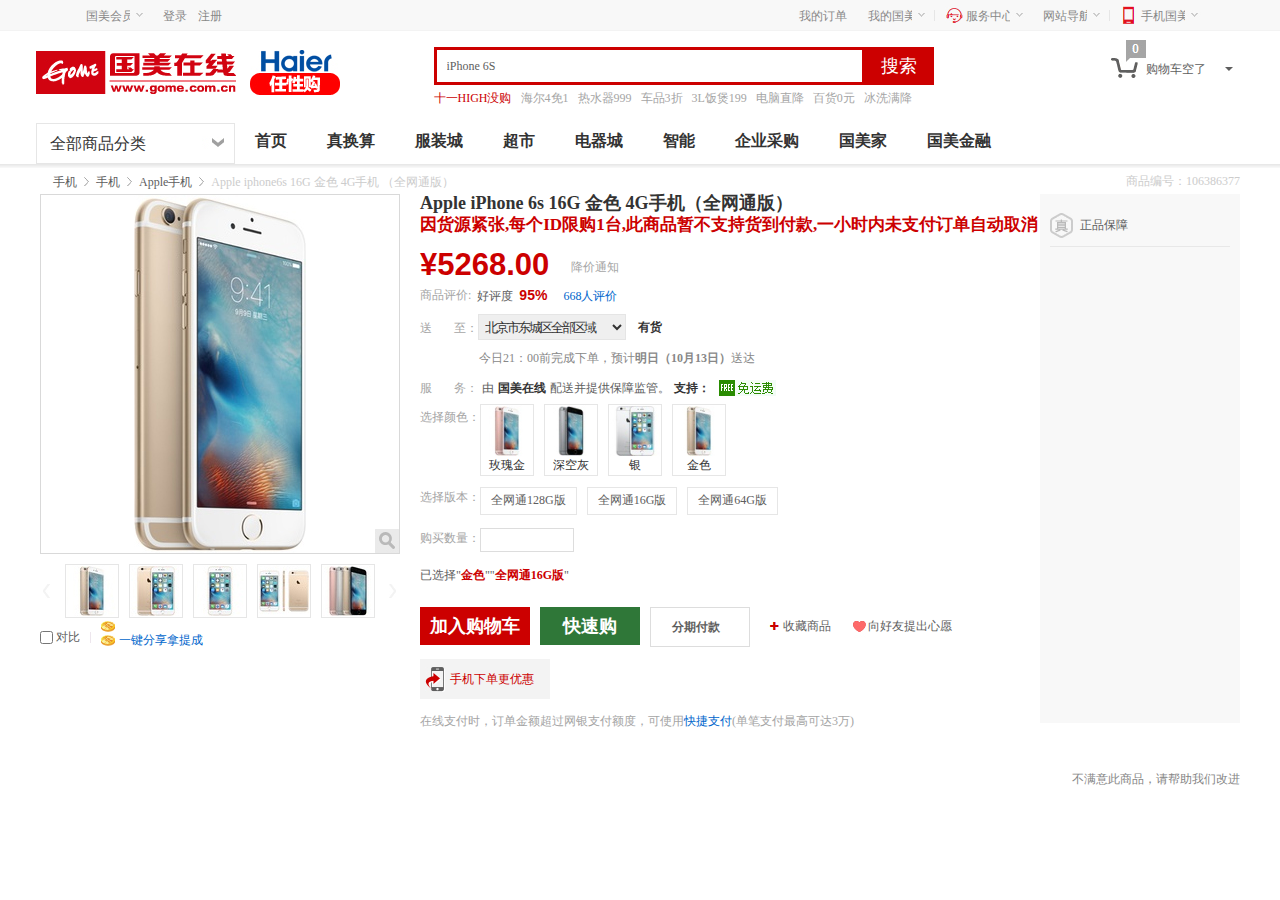
<file: PC/Gome_index/detail.html>
<!DOCTYPE html>
<html>
	<head>
		<meta charset="UTF-8">
		<link type="text/css" rel="stylesheet" href="css/reset.css">
		<link type="text/css" rel="stylesheet" href="css/global.css">
		<link type="text/css" rel="stylesheet" href="css/tool.css">
		<link type="text/css" rel="stylesheet" href="css/detail.css">
		<!--[if lt IE 8]>
		<link type="text/css" rel="stylesheet" href="css/detail-fix.css">
		<![endif]-->
		<script src="js/DD_belatedPNG_0.0.8a.js"></script>
		<script>
//				DD_belatedPNG.fix('body');
		</script>
		<script src="js/html5shiv.js"></script>
		<script>
			document.createElement('section');
			document.createElement('header');
			document.createElement('nav');
			document.createElement('button');
		</script>
		<title>detail</title>
	</head>
	<body>
		<header class="gome_head clearfix">
				<nav class="gome_head_left">
					<a href="" class="triangle" target="_blank">
						国美会员
						<img src="img/head_triangle.jpg" class="imgtriangle">
					</a>
					<a href="" target="_blank">登录</a>
					<a href="" target="_blank">注册</a>
				</nav>
				<ul class="gome_head_right">
					<li class="fl">
						<a href="" target="_blank">我的订单</a>
						<a href="" target="_blank" class="triangle my_gome">
							我的国美
							<img src="img/head_triangle.jpg" class="imgtriangle">
						</a>
					</li>
					<span class="line"></span>
					<li class="second fl">
						<a href="" target="_blank" class="triangle service">
							<img src="img/head_service.jpg" class="service">
							服务中心
							<img src="img/head_triangle.jpg" class="imgtriangle">
						</a>
						<a href="" target="_blank" class="triangle net">
							网站导航
							<img src="img/head_triangle.jpg" class="imgtriangle">
						</a>
					</li>
					<span class="line"></span>
					<li class="mobile fl">
						<a href="" target="_blank" class="triangle mobile">
							<img src="img/head_mobile_2.jpg" class="mobile">
							手机国美
							<img src="img/head_triangle.jpg" class="imgtriangle">
						</a>
					</li>
				</ul>	
			</header>
			<section class="gome_detail_body">
				<div class="gome_content">
				<div class="content-up clearfix">
					<div class="title_group fl">
						<h1 class="gome_title fl">
							<a href="" class="gome_logo">国美在线</a>				
						</h1>
						<h2 class="gome_slogan fl">
							<a href="" class="gome_activity">Haier</a>
						</h2>
					</div>						
					<div class="top_search fl">
						<div class="search_text clearfix">
							<form action="http://baidu.com">
								<input type="text" value="iPhone 6S" name="search" class="search fl">
							</form>					
							<a href="" class="topsearch_button fl">
								搜索
							</a>
						</div>					
						<div class="search_hot clearfix">
							<a href="" class="hot">十一HIGH没购</a>
							<a href="">海尔4免1</a>
							<a href="">热水器999</a>
							<a href="">车品3折</a>
							<a href="">3L饭煲199</a>
							<a href="">电脑直降</a>
							<a href="">百货0元</a>
							<a href="">冰洗满降</a>
						</div>
					</div>
					<div class="gome_shopping-car fr">
						<a href="" class="fl">
							<span class="icon shopping-car"></span>
						</a>
						<span class="word fl">购物车空了</span>
						<a href="" class="fl">
							<span class="icon car-triangle"></span>
						</a>
					</div>
				</div>	
				<div class="content-down clearfix">
					<div class="gome_alltype fl">
						<a href="">
							全部商品分类
							<span class="icon alltype-triangle"></span>
						</a>
					</div>
					<div class="alltype_list fl">
						<a href="" class="active">首页</a>
						<a href="">真换算</a>
						<a href="">服装城</a>
						<a href="">超市</a>
						<a href="">电器城</a>
						<a href="">智能</a>
						<a href="">企业采购</a>
						<a href="">国美家</a>
						<a href="">国美金融</a>
					</div>
				</div>
			</div>
			<div class="content_bgline"></div>
			<div class="detail_main">
				<div class="detail_main_top wrap">
					<div class="serial clearfix">
						<div class="detail fl"> 
							<span class="fl">手机</span>
							<span class="icon serial_triangle fl"></span>
							<span class="fl">手机</span>
							<span class="icon serial_triangle fl"></span>
							<span class="fl">Apple手机</span>
							<span class="icon serial_triangle fl"></span>
							<span class="pruduct_name fl">Apple iphone6s 16G 金色 4G手机 （全网通版）</span>
						</div>
						<div class="number fr">
							<span class="fl">商品编号：106386377</span>
						</div>
					</div> 
				</div>
				<div class="detail_main_middle wrap">
					<dl class="clearfix">
						<dd class="detail_main_middle-1 fl">
							<div class="mobile_img">
								<img src="img/detail-mobile.jpg" alt="" />
								<a href="" class="search">
									<span class="icon detail-mobile_search"></span>
								</a>
							</div>
							<div class="page_box clearfix">
								<a href="" class="fl"><span class="icon page_box_lastpage fl"></span></a>
								<a href="" class="mobile"><img src="img/detail-mobile-2.jpg" alt="" /></a>
								<a href="" class="mobile"><img src="img/detail-mobile-3.jpg" alt="" /></a>
								<a href="" class="mobile"><img src="img/detail-mobile-4.jpg" alt="" /></a>
								<a href="" class="mobile"><img src="img/detail-mobile-5.jpg" alt="" /></a>
								<a href="" class="mobile"><img src="img/detail-mobile-6.jpg" alt="" /></a>
								<a href="" class="left"><span class="icon page_box_nextpage fr"></span></a>
							</div>
							<div class="others clearfix">
								<div class="compare_others fl">
									<form action="" class="fl">
										<input type="checkbox" name="compare" class="compare" />
									</form>
									<span class="word fl">对比</span>
								</div>
								<span class="line fl"></span>
								<span class="money fl">
									<span class="icon others_money fl"></span>
									<span class="icon others_money bottom fl"></span>
								</span>
								<span class="share fl"><a href="">一键分享拿提成</a></span>
							</div>
						</dd>
						<dd class="detail_main_middle-2 fl">
							<div class="merchandise">Apple iPhone 6s 16G 金色 4G手机（全网通版）</div>
							<div class="tips">因货源紧张,每个ID限购1台,此商品暂不支持货到付款,一小时内未支付订单自动取消</div>
							<div class="price_box clearfix"> 
								<span class="price fl">
									¥5268.00
								</span>
								<span class="word fl">降价通知</span>
							</div>
							<div class="combine clearfix">
								<span class="comment title fl">商品评价:</span>
								<span class="good fl">好评度</span>
								<span class="percent fl">95%</span>
								<span class="people fl"><a href="">668人评价</a></span>
							</div>
							<div class="adress_name clearfix">
								<span class="reach title fl">送 至：</span>
								<div class="detail_adress fl">
									<select id="adress" name="adress" class="fl">
										<option value="bj-DC">北京市东城区全部区域</option>
										<option value="bj-XC">北京市西城区全部区域</option>
										<option value="bj-HD">北京市海淀区全部区域</option>
									</select>
								</div>
								<span class="youhuo fl">有货</span>								
							</div>
							<div class="time"><span>今日21：00前完成下单，预计<span class="emphasis">明日（10月13日）</span>送达</span></div>
							<div class="service">
								<span class="title">服 务：</span>
								<span class="normal">由</span>
								<span class="special">国美在线</span>
								<span class="normal">配送并提供保障监管。</span>
								<span class="special">支持：</span>
								<span class="icon service_free"></span>
							</div>
							<div class="color clearfix">
								<span class="title fl">选择颜色：</span>
								<div class="color_box fl">
									<a href="">
										<img src="img/color-1.jpg" alt="" />							
									</a>
									<div class="color_type"><span class="type">玫瑰金</span></div>
								</div>
								<div class="color_box fl">
									<a href="">
										<img src="img/color-2.jpg" alt="" />
									</a>
									<div class="color_type"><span class="type">深空灰</span></div>
								</div>	
								<div class="color_box fl">	
									<a href="">										
										<img src="img/color-3.jpg" alt="" />
									</a>
									<div class="color_type"><span class="type">银</span></div>
								</div>
								<div class="color_box fl">
									<a href="">
										<img src="img/color-4.jpg" alt="" />
									</a>
									<div class="color_type"><span class="type">金色</span></div>
								</div>			
							</div>
							<div class="edition clearfix">
								<span class="title fl">选择版本：</span>
								<a href=""><span>全网通128G版</span></a>
								<a href=""><span>全网通16G版</span></a>
								<a href=""><span>全网通64G版</span></a>
							</div>
							<div class="edition clearfix">
								<span class="title fl">购买数量：</span>
								<input type="number" min="1" max="1" class="number"/>
							</div>
							<div class="already"><span>已选择"<span class="hot">金色</span>""<span class="hot">全网通16G版</span>"</span></div>
							<div class="submit_box clearfix">
								<input type="submit" class="submit-1" value="加入购物车"/>
								<input type="submit" class="submit-2" value="快速购"/>
								<a href="" class="loan fl"><span class="loan_a fl">分期付款</span></a>
								<a href="" class="fl"><span class="icon loan_add"></span></a>
								<span class="fl">收藏商品</span>
								<a href="" class="fl"><span class="icon loan_wishes"></span></a>
								<span class="fl">向好友提出心愿</span>
							</div>
							<div class="mobile clearfix">
								<span class="icon mobile_order fl"></span>
								<span class="fl"><a href="">手机下单更优惠</a></span>
							</div>
							<div class="pay"><span>在线支付时，订单金额超过网银支付额度，可使用<a href=""><span class="quick">快捷支付</span></a>(单笔支付最高可达3万)</span></div>
						</dd>
						<dd class="detail_main_middle-3 fl">
							<div class="detail_main_middle-3-top">
								<div class="middle-3_group clearfix">
									<span class="icon middle-3_real fl"></span>
									<span class="real fl">正品保障</span>
								</div>
							</div>
							<div class="detail_main_middle-3-down">
								<span class="fl">不满意此商品，请帮助我们改进</span>
							</div>
						</dd>
					</dl>
				</div>
				<div class="detail_main_bottom"></div>
			</div>
			</section>
	</body>
</html>
</file>
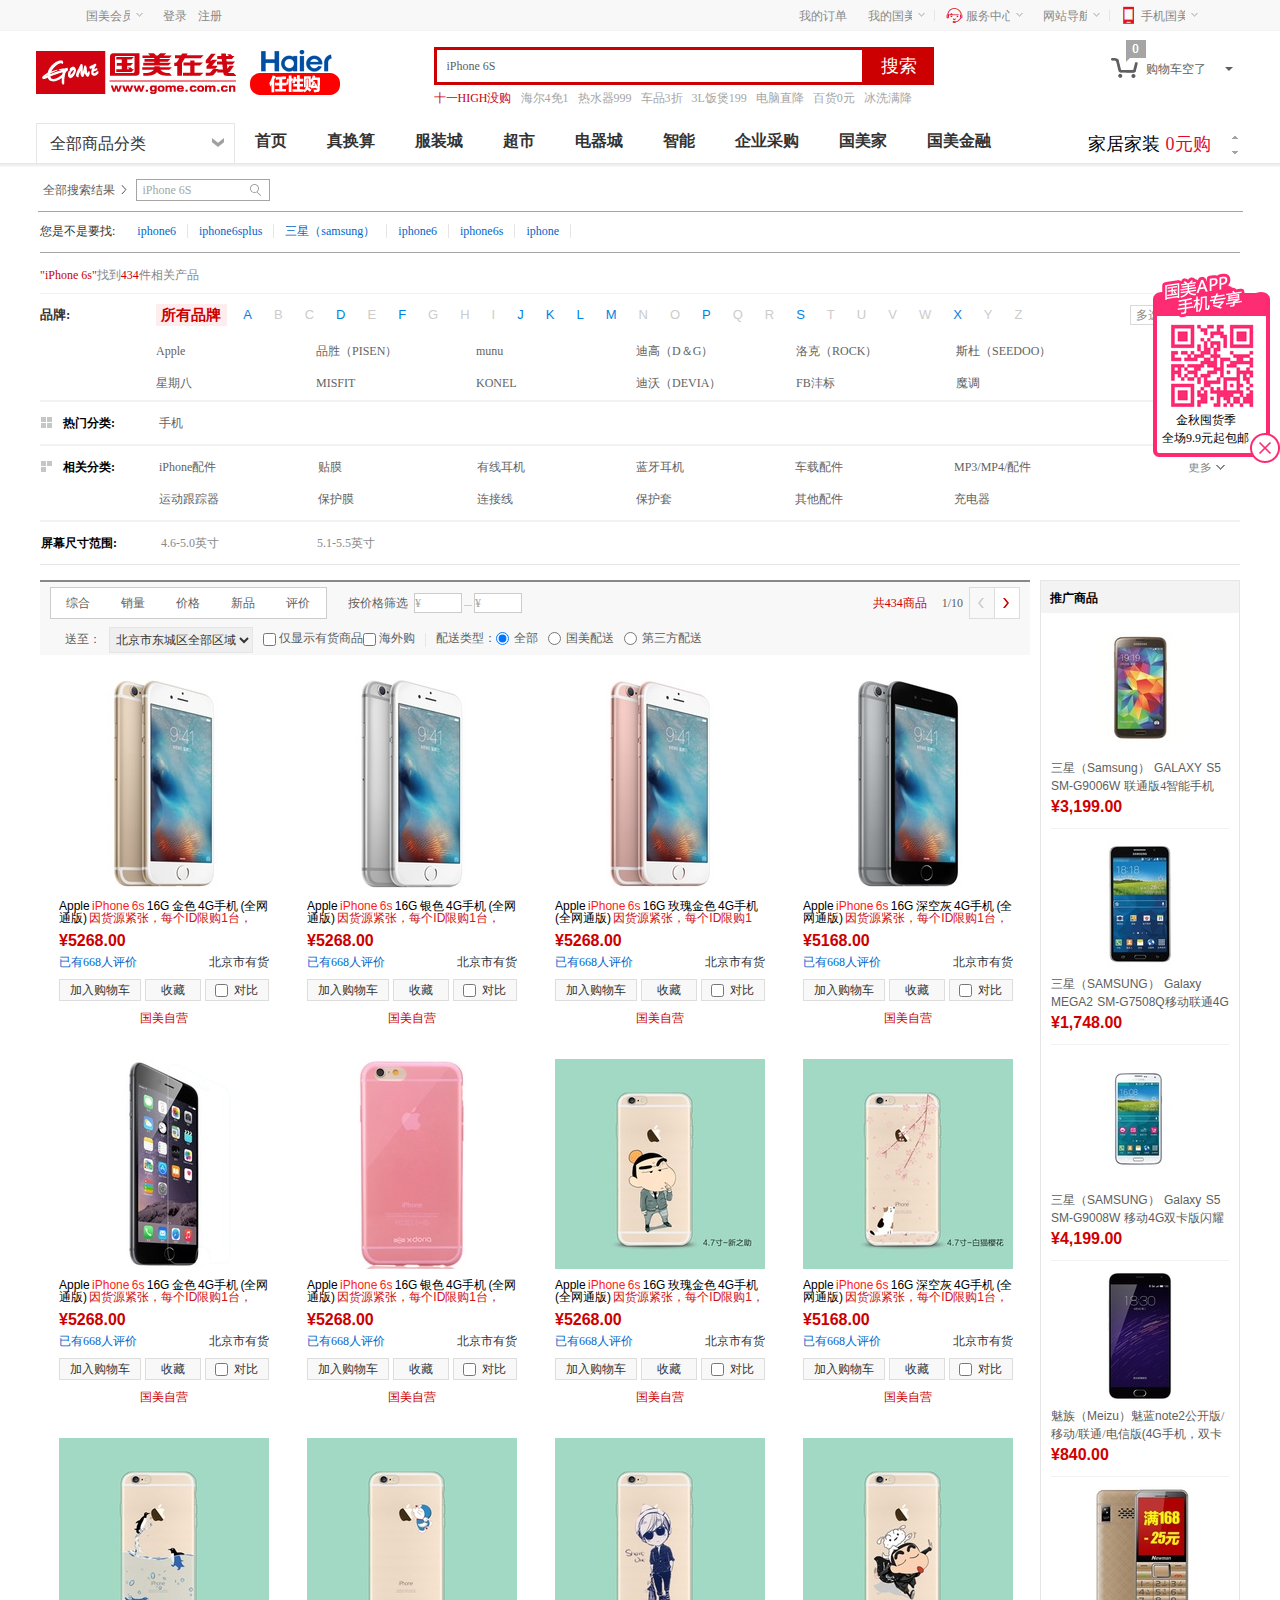
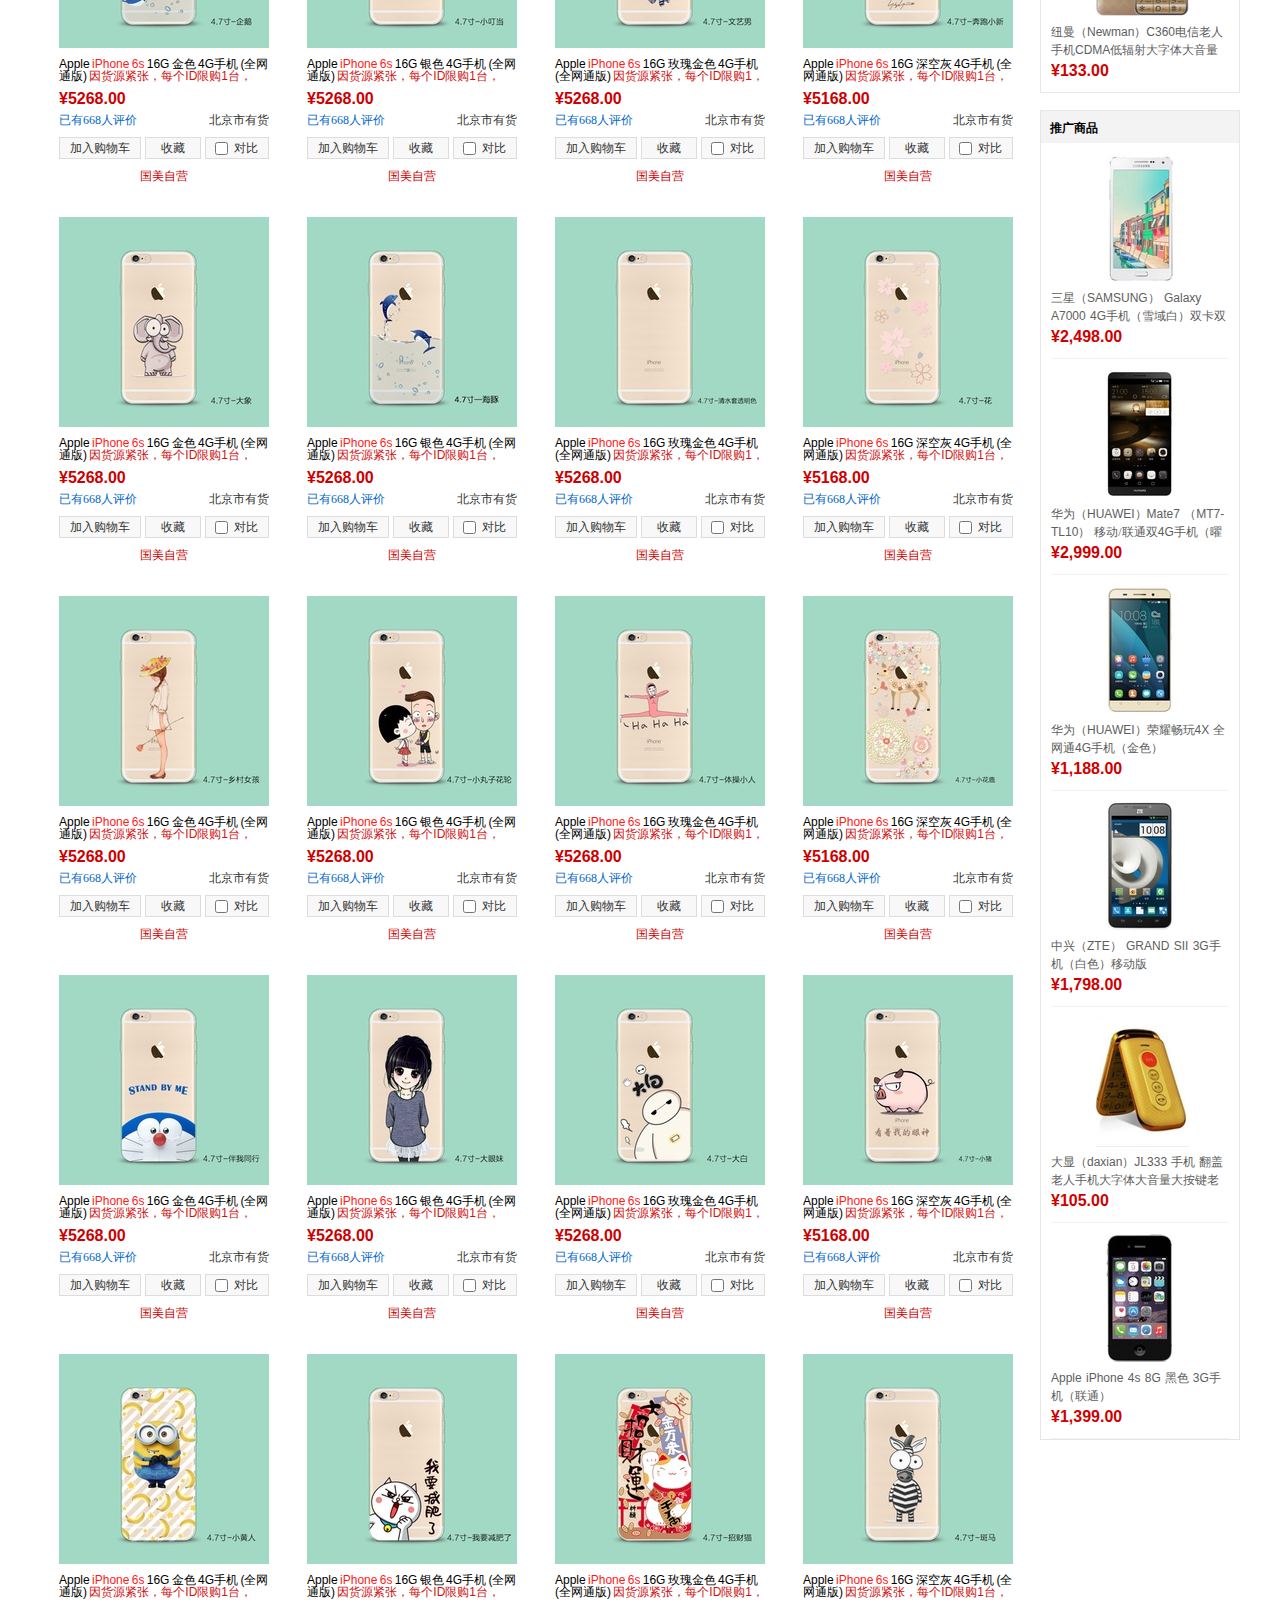
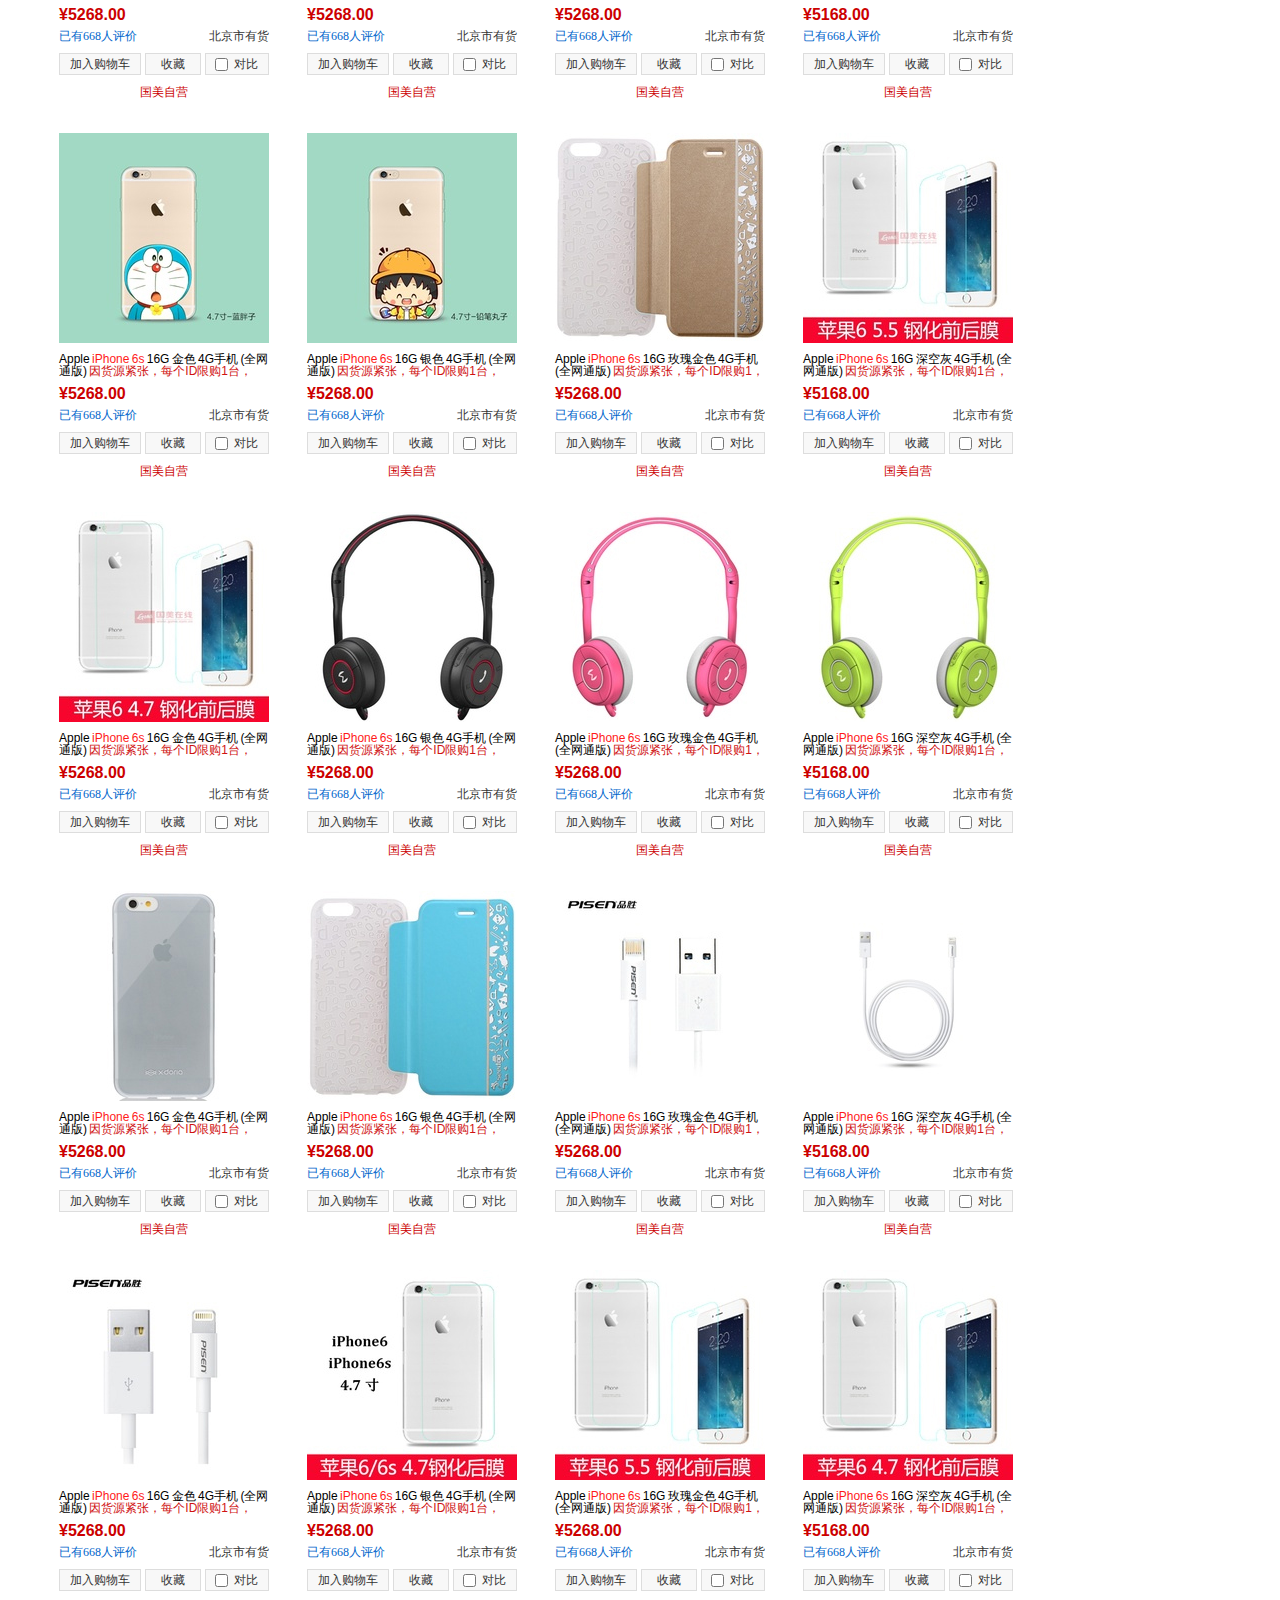
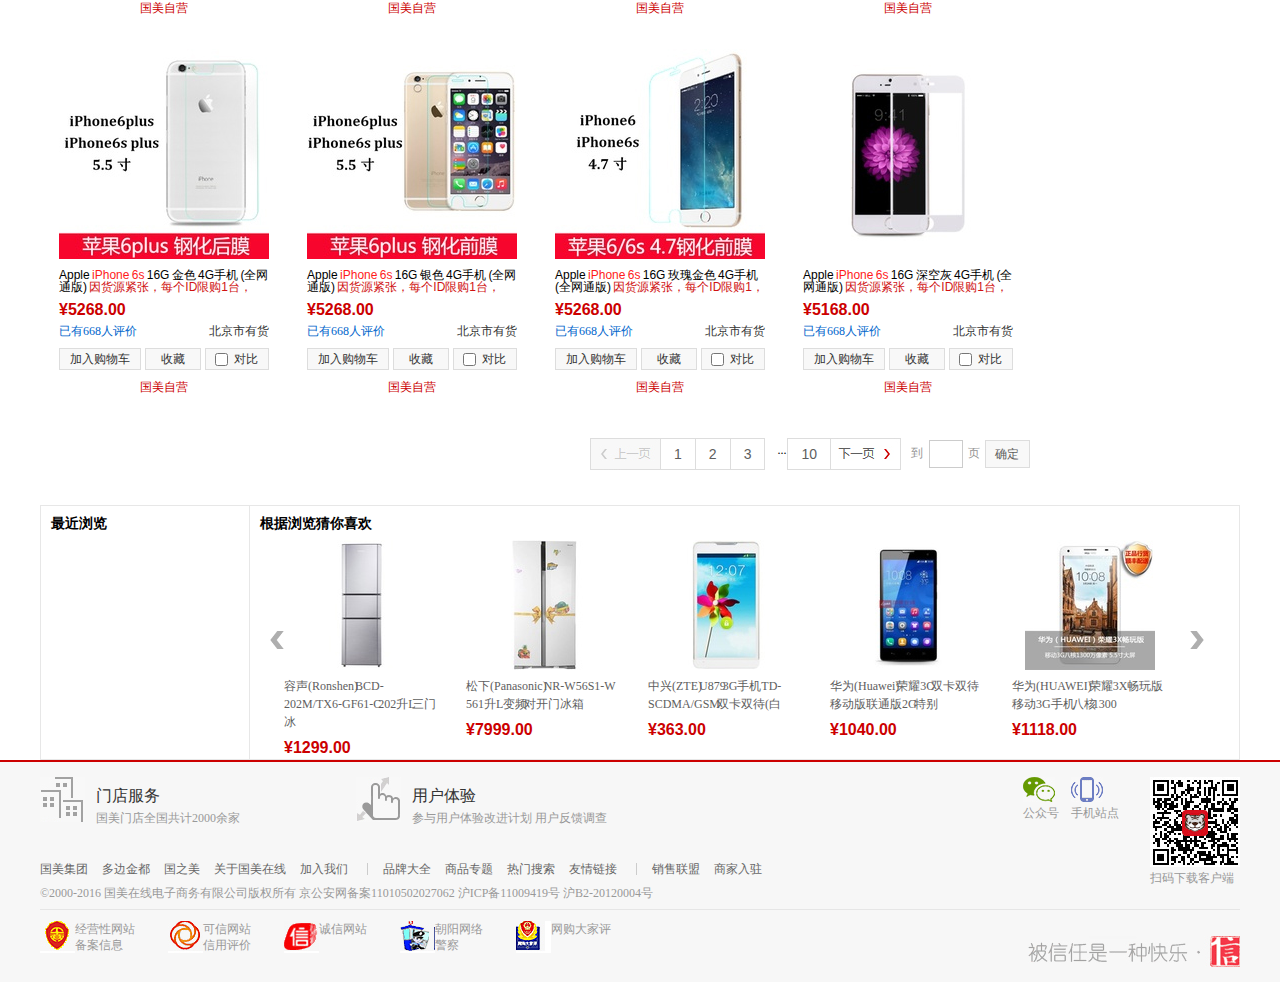
<file: PC/Gome_index/list.html>
<!DOCTYPE html>
<html>
	<head>
		<meta charset="UTF-8">
		<link type="text/css" rel="stylesheet" href="css/reset.css">
		<link type="text/css" rel="stylesheet" href="css/global.css">
		<link type="text/css" rel="stylesheet" href="css/tool.css">
		<link type="text/css" rel="stylesheet" href="css/list.css">
		<!--[if lt IE 8]>
		<link type="text/css" rel="stylesheet" href="css/list-fix.css">
		<![endif]-->
		<script src="js/DD_belatedPNG_0.0.8a.js"></script>
		<script>
//				DD_belatedPNG.fix('body');
		</script>
		<script src="js/html5shiv.js"></script>
		<script>
			document.createElement('section');
			document.createElement('header');
			document.createElement('nav');
			document.createElement('button');
		</script>
		<title>list</title>
	</head>
	<body>
		<header class="gome_head clearfix">
				<nav class="gome_head_left">
					<a href="" class="triangle" target="_blank">
						国美会员
						<img src="img/head_triangle.jpg" class="imgtriangle">
					</a>
					<a href="" target="_blank">登录</a>
					<a href="" target="_blank">注册</a>
				</nav>
				<ul class="gome_head_right">
					<li class="fl">
						<a href="" target="_blank">我的订单</a>
						<a href="" target="_blank" class="triangle my_gome">
							我的国美
							<img src="img/head_triangle.jpg" class="imgtriangle">
						</a>
					</li>
					<span class="line"></span>
					<li class="second fl">
						<a href="" target="_blank" class="triangle service">
							<img src="img/head_service.jpg" class="service">
							服务中心
							<img src="img/head_triangle.jpg" class="imgtriangle">
						</a>
						<a href="" target="_blank" class="triangle net">
							网站导航
							<img src="img/head_triangle.jpg" class="imgtriangle">
						</a>
					</li>
					<span class="line"></span>
					<li class="mobile fl">
						<a href="" target="_blank" class="triangle mobile">
							<img src="img/head_mobile_2.jpg" class="mobile">
							手机国美
							<img src="img/head_triangle.jpg" class="imgtriangle">
						</a>
					</li>
				</ul>	
			</header>
		<section class="gome_list_body">
			<div class="gome_content">
				<div class="content-up clearfix">
					<div class="title_group fl">
						<h1 class="gome_title fl">
							<a href="" class="gome_logo">国美在线</a>				
						</h1>
						<h2 class="gome_slogan fl">
							<a href="" class="gome_activity">Haier</a>
						</h2>
					</div>						
					<div class="top_search fl">
						<div class="search_text clearfix">
							<form action="http://baidu.com">
								<input type="text" value="iPhone 6S" name="search" class="search fl">
							</form>					
							<a href="" class="topsearch_button fl">
								搜索
							</a>
						</div>					
						<div class="search_hot clearfix">
							<a href="" class="hot">十一HIGH没购</a>
							<a href="">海尔4免1</a>
							<a href="">热水器999</a>
							<a href="">车品3折</a>
							<a href="">3L饭煲199</a>
							<a href="">电脑直降</a>
							<a href="">百货0元</a>
							<a href="">冰洗满降</a>
						</div>
					</div>
					<div class="gome_shopping-car fr">
						<a href="" class="fl">
							<span class="icon shopping-car"></span>
						</a>
						<span class="word fl">购物车空了</span>
						<a href="" class="fl">
							<span class="icon car-triangle"></span>
						</a>
					</div>
				</div>	
				<div class="content-down clearfix">
					<div class="gome_alltype fl">
						<a href="">
							全部商品分类
							<span class="icon alltype-triangle"></span>
						</a>
					</div>
					<div class="alltype_list fl">
						<a href="" class="active">首页</a>
						<a href="">真换算</a>
						<a href="">服装城</a>
						<a href="">超市</a>
						<a href="">电器城</a>
						<a href="">智能</a>
						<a href="">企业采购</a>
						<a href="">国美家</a>
						<a href="">国美金融</a>
					</div>
					<div class="type_adgroup fr">
						<span class="name fl">家居家装</span>
						<span class="hot fl">0元购</span>
						<div class="click fl">
							<a href="xiadan">
								<span class="icon adgroup-triangle-up"></span>
							</a>
							<a href="">
								<span class="icon adgroup-triangle-down"></span>
							</a>
						</div>				
					</div>
				</div>
			</div>
			<div class="content_bgline"></div>
			<div class="gome_main">
				<div class="gome_main_up">
					<div class="mainsearch clearfix">
						<span class="all_result fl">全部搜索结果<span class="icon all_result-triangle"></span></span>
						<span class="fl">
							<form action="" class="result_box fl">
								<input type="text" name="text" value="iPhone 6S" class="result"/>
							</form>
							<a href="" class="fl">
								<span class="icon all_search_img"></span>
							</a>
						</span>
					</div>
				</div>
				<div class="gome_main_middle wrap">
					<div class="find clearfix">
						<span class="something fl">您是不是要找:</span>
						<a href="">iphone6</a>
						<a href="" >iphone6splus</a>
						<a href="">三星（samsung）</a>
						<a href="">iphone6</a>
						<a href="">iphone6s</a>
						<a href="">iphone</a>
					</div>
					<div class="find_result clearfix">
						<span class="hot">"iPhone 6s"</span><span class="normal">找到<span class="hot">434</span>件相关产品</span>
					</div>
					<div class="brand clearfix">
						<span class="name">品牌:</span>
						<span class="allname">所有品牌</span>
						<a href="" class="symbol">A</a>
						<span class="empty">B</span>
						<span class="empty">C</span>
						<a href="" class="symbol">D</a>
						<span class="empty">E</span>
						<a href="" class="symbol">F</a>
						<span class="empty">G</span>
						<span class="empty">H</span>
						<span class="empty">I</span>
						<a href="" class="symbol">J</a>
						<a href="" class="symbol">K</a>
						<a href="" class="symbol">L</a>
						<a href="" class="symbol">M</a>
						<span class="empty">N</span>
						<span class="empty">O</span>
						<a href="" class="symbol">P</a>
						<span class="empty">Q</span>
						<span class="empty">R</span>
						<a href="" class="symbol">S</a>
						<span class="empty">T</span>
						<span class="empty">U</span>
						<span class="empty">V</span>
						<span class="empty">W</span>
						<a href="" class="symbol">X</a>
						<span class="empty">Y</span>
						<span class="empty">Z</span>
						<a href="" class="option">多选</a>
						<a href="" class="more">
							更多
							<span class="icon select_more"></span>
						</a>
					</div>
					<div class="brand_box clearfix">
						<dl class="detail_brand fl">					
							<dd><a href="">Apple</a></dd>
							<dd><a href="">星期八</a></dd>
						</dl>
						<dl class="detail_brand fl">					
							<dd><a href="">品胜（PISEN）</a></dd>
							<dd><a href="">MISFIT</a></dd>
						</dl>
						<dl class="detail_brand fl">					
							<dd><a href="">munu</a></dd>
							<dd><a href="">KONEL</a></dd>
						</dl>
						<dl class="detail_brand fl">					
							<dd><a href="">迪高（D＆G）</a></dd>
							<dd><a href="">迪沃（DEVIA）</a></dd>
						</dl>
						<dl class="detail_brand fl">					
							<dd><a href="">洛克（ROCK）</a></dd>
							<dd><a href="">FB沣标</a></dd>
						</dl>
						<dl class="detail_brand fl">					
							<dd><a href="">斯杜（SEEDOO）</a></dd>
							<dd><a href="">魔调</a></dd>
						</dl>
					</div>
					<div class="hot_type clearfix">
						<span class="hot_type_name fl">
							<span class="type fl">
								<span class="icon type_name"></span>
								热门分类:			
							</span>
						</span>
						<a href="" class="fl">手机</a>
					</div>
					<div class="related_classify clearfix">
						<span class="related_classify_name fl">
							<span class="icon classify_name"></span>
							相关分类:							
						</span>
						<dl class="fl">
							<dd><a href="">iPhone配件</a></dd>
							<dd class="mb"><a href="">运动跟踪器</a></dd>						
						</dl>
						<dl class="fl">
							<dd><a href="">贴膜</a></dd>
							<dd class="mb"><a href="">保护膜</a></dd>						
						</dl>
						<dl class="fl">
							<dd><a href="">有线耳机</a></dd>
							<dd class="mb"><a href="">连接线</a></dd>						
						</dl>
						<dl class="fl">
							<dd><a href="">蓝牙耳机</a></dd>
							<dd class="mb"><a href="">保护套</a></dd>						
						</dl>
						<dl class="fl">
							<dd><a href="">车载配件</a></dd>
							<dd class="mb"><a href="">其他配件</a></dd>						
						</dl>
						<dl class="fl">
							<dd><a href="">MP3/MP4/配件</a></dd>
							<dd class="mb"><a href="">充电器</a></dd>						
						</dl>
						<span class="more fr">
							<a href="">更多
								<span class="icon log_more"></span>
							</a>
						</span>
					</div>
					<div class="sreensize clearfix">
						<span class="related_classify_name fl">
							屏幕尺寸范围:							
						</span>
						<a href="" class="fl">4.6-5.0英寸</a>
						<a href="" class="fl">5.1-5.5英寸</a>
					</div>
					<div class="main_bg">
						<div class="main_bg_box">
							<a href="">
								<img src="img/bgimg.jpg" alt="" />
							</a>
							<div class="text_info">
								<div class="text">金秋囤货季</div>
								<div class="text">全场9.9元起包邮</div>
							</div>
						</div>
					</div>
					<div class="main_content clearfix">
						<div class="main_content_left fl">
							<div class="content_left_top clearfix">
								<div class="up clearfix">
									<div class="select_tproduct fl">
										<a href="">综合</a>
										<a href="">销量</a>
										<a href="">价格</a>
										<a href="">新品</a>
										<a href="">评价</a>
									</div>
									<div class="select_price fl">
										<span class="text fl">按价格筛选</span>
										<form action="" class="fl">
											<input type="text" name="" class="detail" value="¥"/>
										</form>
										<span class="horizan fl"></span>
										<form action="" class="fl">
											<input type="text" name="" class="detail" value="¥"/>
										</form>
									</div>
									<div class="next_page fr">
										<span class="all_number fl">共434商品</span>
										<span class="page_number fl">1/10</span>
										<a href="" class="left_page fl">
											<span class="icon left"></span>
										</a>
										<a href="" class="right_page fl">
											<span class="icon right"></span>
										</a>
									</div>
								</div>		
								<div class="down clearfix">
									<div class="area fl">
										<span class="text fl">送至：</span>
									</div>
									<select id="adress" name="adress" class="fl">
										<option value="bj-DC">北京市东城区全部区域</option>
										<option value="bj-XC">北京市西城区全部区域</option>
										<option value="bj-HD">北京市海淀区全部区域</option>
									</select>
									<span class="available fl">
										<input type="checkbox" name="product_type" value="available" class="fl"/><span class="product_type fl">仅显示有货商品</span>
									</span>
									<span class="abroad fl">
										<input type="checkbox" name="product_type" value="abroad" class="fl"/><span class="product_type fl">海外购</span>
									</span>
									<span class="line fl"></span>
									<div class="distribution fl">
										<span class="dc_type fl">配送类型：</span>
										<input type="radio" name="dc_type" value="all" class="fl" checked /><span class="product_type fl">全部</span>
										<input type="radio" name="dc_type" value="gome" class="fl"/><span class="product_type fl">国美配送</span>
										<input type="radio" name="dc_type" value="third" class="fl"/><span class="product_type fl">第三方配送</span>
									</div>
								</div>
							</div>
							<div class="content_left_down clearfix">
								<ul class="item_mobile clearfix">
									<li class="link fl">
										<div class="link_img">
											<a href="">
												<img src="img/mobile-1.jpg" alt="" />
											</a>
										</div>
										<div class="text-info">
											<div class="detail-1">Apple <span class="name_hot">iPhone 6s </span>16G 金色 4G手机 (全网通版) <span class="tip_hot">因货源紧张，每个ID限购1台，</span> </div>
											<div class="detail-2">¥5268.00</div>
											<div class="detail-3 clearfix">
												<span class="comment fl">已有668人评价</span>
												<span class="areatips fr">北京市有货</span>
											</div>
											<div class="detail-4 clearfix">
												<a href="" class="addcar">加入购物车</a>
												<a href="" class="collection">收藏</a>						
												<span class="compare_other fl">
													<input type="checkbox" name="compare" value="compare" class="fl"/><span class="fl">对比</span>
												</span>							
											</div>
											<div class="detail-5"><span class="ziying">国美自营</span></div>
										</div>
									</li>
									<li class="link fl">
										<div class="link_img">
											<a href="">
												<img src="img/mobile-2.jpg" alt="" />
											</a>
										</div>
										<div class="text-info">
											<div class="detail-1">Apple <span class="name_hot">iPhone 6s </span>16G 银色 4G手机 (全网通版) <span class="tip_hot">因货源紧张，每个ID限购1台，</span> </div>
											<div class="detail-2">¥5268.00</div>
											<div class="detail-3 clearfix">
												<span class="comment fl">已有668人评价</span>
												<span class="areatips fr">北京市有货</span>
											</div>
											<div class="detail-4 clearfix">
												<a href="" class="addcar">加入购物车</a>
												<a href="" class="collection">收藏</a>						
												<span class="compare_other fl">
													<input type="checkbox" name="compare" value="compare" class="fl"/><span class="fl">对比</span>
												</span>							
											</div>
											<div class="detail-5"><span class="ziying">国美自营</span></div>
										</div>
									</li>
									<li class="link fl">
										<div class="link_img">
											<a href="">
												<img src="img/mobile-3.jpg" alt="" />
											</a>
										</div>
										<div class="text-info">
											<div class="detail-1">Apple <span class="name_hot">iPhone 6s </span>16G 玫瑰金色 4G手机 (全网通版) <span class="tip_hot">因货源紧张，每个ID限购1</span> </div>
											<div class="detail-2">¥5268.00</div>
											<div class="detail-3 clearfix">
												<span class="comment fl">已有668人评价</span>
												<span class="areatips fr">北京市有货</span>
											</div>
											<div class="detail-4 clearfix">
												<a href="" class="addcar">加入购物车</a>
												<a href="" class="collection">收藏</a>						
												<span class="compare_other fl">
													<input type="checkbox" name="compare" value="compare" class="fl"/><span class="fl">对比</span>
												</span>							
											</div>
											<div class="detail-5"><span class="ziying">国美自营</span></div>
										</div>
									</li>
									<li class="link no_mr fl">
										<div class="link_img">
											<a href="">
												<img src="img/mobile-4.jpg" alt="" />
											</a>
										</div>
										<div class="text-info">
											<div class="detail-1">Apple <span class="name_hot">iPhone 6s </span>16G 深空灰 4G手机 (全网通版) <span class="tip_hot">因货源紧张，每个ID限购1台，</span> </div>
											<div class="detail-2">¥5168.00</div>
											<div class="detail-3 clearfix">
												<span class="comment fl">已有668人评价</span>
												<span class="areatips fr">北京市有货</span>
											</div>
											<div class="detail-4 clearfix">
												<a href="" class="addcar">加入购物车</a>
												<a href="" class="collection">收藏</a>						
												<span class="compare_other fl">
													<input type="checkbox" name="compare" value="compare" class="fl"/><span class="fl">对比</span>
												</span>							
											</div>
											<div class="detail-5"><span class="ziying">国美自营</span></div>
										</div>
									</li>
									<li class="link fl">
										<div class="link_img">
											<a href="">
												<img src="img/mobile-5.jpg" alt="" />
											</a>
										</div>
										<div class="text-info">
											<div class="detail-1">Apple <span class="name_hot">iPhone 6s </span>16G 金色 4G手机 (全网通版) <span class="tip_hot">因货源紧张，每个ID限购1台，</span> </div>
											<div class="detail-2">¥5268.00</div>
											<div class="detail-3 clearfix">
												<span class="comment fl">已有668人评价</span>
												<span class="areatips fr">北京市有货</span>
											</div>
											<div class="detail-4 clearfix">
												<a href="" class="addcar">加入购物车</a>
												<a href="" class="collection">收藏</a>						
												<span class="compare_other fl">
													<input type="checkbox" name="compare" value="compare" class="fl"/><span class="fl">对比</span>
												</span>							
											</div>
											<div class="detail-5"><span class="ziying">国美自营</span></div>
										</div>
									</li>
									<li class="link fl">
										<div class="link_img">
											<a href="">
												<img src="img/mobile-6.jpg" alt="" />
											</a>
										</div>
										<div class="text-info">
											<div class="detail-1">Apple <span class="name_hot">iPhone 6s </span>16G 银色 4G手机 (全网通版) <span class="tip_hot">因货源紧张，每个ID限购1台，</span> </div>
											<div class="detail-2">¥5268.00</div>
											<div class="detail-3 clearfix">
												<span class="comment fl">已有668人评价</span>
												<span class="areatips fr">北京市有货</span>
											</div>
											<div class="detail-4 clearfix">
												<a href="" class="addcar">加入购物车</a>
												<a href="" class="collection">收藏</a>						
												<span class="compare_other fl">
													<input type="checkbox" name="compare" value="compare" class="fl"/><span class="fl">对比</span>
												</span>							
											</div>
											<div class="detail-5"><span class="ziying">国美自营</span></div>
										</div>
									</li>
									<li class="link fl">
										<div class="link_img">
											<a href="">
												<img src="img/mobile-7.jpg" alt="" />
											</a>
										</div>
										<div class="text-info">
											<div class="detail-1">Apple <span class="name_hot">iPhone 6s </span>16G 玫瑰金色 4G手机 (全网通版) <span class="tip_hot">因货源紧张，每个ID限购1，</span> </div>
											<div class="detail-2">¥5268.00</div>
											<div class="detail-3 clearfix">
												<span class="comment fl">已有668人评价</span>
												<span class="areatips fr">北京市有货</span>
											</div>
											<div class="detail-4 clearfix">
												<a href="" class="addcar">加入购物车</a>
												<a href="" class="collection">收藏</a>						
												<span class="compare_other fl">
													<input type="checkbox" name="compare" value="compare" class="fl"/><span class="fl">对比</span>
												</span>							
											</div>
											<div class="detail-5"><span class="ziying">国美自营</span></div>
										</div>
									</li>
									<li class="link no_mr fl">
										<div class="link_img">
											<a href="">
												<img src="img/mobile-8.jpg" alt="" />
											</a>
										</div>
										<div class="text-info">
											<div class="detail-1">Apple <span class="name_hot">iPhone 6s </span>16G 深空灰 4G手机 (全网通版) <span class="tip_hot">因货源紧张，每个ID限购1台，</span> </div>
											<div class="detail-2">¥5168.00</div>
											<div class="detail-3 clearfix">
												<span class="comment fl">已有668人评价</span>
												<span class="areatips fr">北京市有货</span>
											</div>
											<div class="detail-4 clearfix">
												<a href="" class="addcar">加入购物车</a>
												<a href="" class="collection">收藏</a>						
												<span class="compare_other fl">
													<input type="checkbox" name="compare" value="compare" class="fl"/><span class="fl">对比</span>
												</span>							
											</div>
											<div class="detail-5"><span class="ziying">国美自营</span></div>
										</div>
									</li>
									<li class="link fl">
										<div class="link_img">
											<a href="">
												<img src="img/mobile-9.jpg" alt="" />
											</a>
										</div>
										<div class="text-info">
											<div class="detail-1">Apple <span class="name_hot">iPhone 6s </span>16G 金色 4G手机 (全网通版) <span class="tip_hot">因货源紧张，每个ID限购1台，</span> </div>
											<div class="detail-2">¥5268.00</div>
											<div class="detail-3 clearfix">
												<span class="comment fl">已有668人评价</span>
												<span class="areatips fr">北京市有货</span>
											</div>
											<div class="detail-4 clearfix">
												<a href="" class="addcar">加入购物车</a>
												<a href="" class="collection">收藏</a>						
												<span class="compare_other fl">
													<input type="checkbox" name="compare" value="compare" class="fl"/><span class="fl">对比</span>
												</span>							
											</div>
											<div class="detail-5"><span class="ziying">国美自营</span></div>
										</div>
									</li>
									<li class="link fl">
										<div class="link_img">
											<a href="">
												<img src="img/mobile-10.jpg" alt="" />
											</a>
										</div>
										<div class="text-info">
											<div class="detail-1">Apple <span class="name_hot">iPhone 6s </span>16G 银色 4G手机 (全网通版) <span class="tip_hot">因货源紧张，每个ID限购1台，</span> </div>
											<div class="detail-2">¥5268.00</div>
											<div class="detail-3 clearfix">
												<span class="comment fl">已有668人评价</span>
												<span class="areatips fr">北京市有货</span>
											</div>
											<div class="detail-4 clearfix">
												<a href="" class="addcar">加入购物车</a>
												<a href="" class="collection">收藏</a>						
												<span class="compare_other fl">
													<input type="checkbox" name="compare" value="compare" class="fl"/><span class="fl">对比</span>
												</span>							
											</div>
											<div class="detail-5"><span class="ziying">国美自营</span></div>
										</div>
									</li>
									<li class="link fl">
										<div class="link_img">
											<a href="">
												<img src="img/mobile-11.jpg" alt="" />
											</a>
										</div>
										<div class="text-info">
											<div class="detail-1">Apple <span class="name_hot">iPhone 6s </span>16G 玫瑰金色 4G手机 (全网通版) <span class="tip_hot">因货源紧张，每个ID限购1，</span> </div>
											<div class="detail-2">¥5268.00</div>
											<div class="detail-3 clearfix">
												<span class="comment fl">已有668人评价</span>
												<span class="areatips fr">北京市有货</span>
											</div>
											<div class="detail-4 clearfix">
												<a href="" class="addcar">加入购物车</a>
												<a href="" class="collection">收藏</a>						
												<span class="compare_other fl">
													<input type="checkbox" name="compare" value="compare" class="fl"/><span class="fl">对比</span>
												</span>							
											</div>
											<div class="detail-5"><span class="ziying">国美自营</span></div>
										</div>
									</li>
									<li class="link no_mr fl">
										<div class="link_img">
											<a href="">
												<img src="img/mobile-12.jpg" alt="" />
											</a>
										</div>
										<div class="text-info">
											<div class="detail-1">Apple <span class="name_hot">iPhone 6s </span>16G 深空灰 4G手机 (全网通版) <span class="tip_hot">因货源紧张，每个ID限购1台，</span> </div>
											<div class="detail-2">¥5168.00</div>
											<div class="detail-3 clearfix">
												<span class="comment fl">已有668人评价</span>
												<span class="areatips fr">北京市有货</span>
											</div>
											<div class="detail-4 clearfix">
												<a href="" class="addcar">加入购物车</a>
												<a href="" class="collection">收藏</a>						
												<span class="compare_other fl">
													<input type="checkbox" name="compare" value="compare" class="fl"/><span class="fl">对比</span>
												</span>							
											</div>
											<div class="detail-5"><span class="ziying">国美自营</span></div>
										</div>
									</li>
									<li class="link fl">
										<div class="link_img">
											<a href="">
												<img src="img/mobile-13.jpg" alt="" />
											</a>
										</div>
										<div class="text-info">
											<div class="detail-1">Apple <span class="name_hot">iPhone 6s </span>16G 金色 4G手机 (全网通版) <span class="tip_hot">因货源紧张，每个ID限购1台，</span> </div>
											<div class="detail-2">¥5268.00</div>
											<div class="detail-3 clearfix">
												<span class="comment fl">已有668人评价</span>
												<span class="areatips fr">北京市有货</span>
											</div>
											<div class="detail-4 clearfix">
												<a href="" class="addcar">加入购物车</a>
												<a href="" class="collection">收藏</a>						
												<span class="compare_other fl">
													<input type="checkbox" name="compare" value="compare" class="fl"/><span class="fl">对比</span>
												</span>							
											</div>
											<div class="detail-5"><span class="ziying">国美自营</span></div>
										</div>
									</li>
									<li class="link fl">
										<div class="link_img">
											<a href="">
												<img src="img/mobile-14.jpg" alt="" />
											</a>
										</div>
										<div class="text-info">
											<div class="detail-1">Apple <span class="name_hot">iPhone 6s </span>16G 银色 4G手机 (全网通版) <span class="tip_hot">因货源紧张，每个ID限购1台，</span> </div>
											<div class="detail-2">¥5268.00</div>
											<div class="detail-3 clearfix">
												<span class="comment fl">已有668人评价</span>
												<span class="areatips fr">北京市有货</span>
											</div>
											<div class="detail-4 clearfix">
												<a href="" class="addcar">加入购物车</a>
												<a href="" class="collection">收藏</a>						
												<span class="compare_other fl">
													<input type="checkbox" name="compare" value="compare" class="fl"/><span class="fl">对比</span>
												</span>							
											</div>
											<div class="detail-5"><span class="ziying">国美自营</span></div>
										</div>
									</li>
									<li class="link fl">
										<div class="link_img">
											<a href="">
												<img src="img/mobile-15.jpg" alt="" />
											</a>
										</div>
										<div class="text-info">
											<div class="detail-1">Apple <span class="name_hot">iPhone 6s </span>16G 玫瑰金色 4G手机 (全网通版) <span class="tip_hot">因货源紧张，每个ID限购1，</span> </div>
											<div class="detail-2">¥5268.00</div>
											<div class="detail-3 clearfix">
												<span class="comment fl">已有668人评价</span>
												<span class="areatips fr">北京市有货</span>
											</div>
											<div class="detail-4 clearfix">
												<a href="" class="addcar">加入购物车</a>
												<a href="" class="collection">收藏</a>						
												<span class="compare_other fl">
													<input type="checkbox" name="compare" value="compare" class="fl"/><span class="fl">对比</span>
												</span>							
											</div>
											<div class="detail-5"><span class="ziying">国美自营</span></div>
										</div>
									</li>
									<li class="link no_mr fl">
										<div class="link_img">
											<a href="">
												<img src="img/mobile-16.jpg" alt="" />
											</a>
										</div>
										<div class="text-info">
											<div class="detail-1">Apple <span class="name_hot">iPhone 6s </span>16G 深空灰 4G手机 (全网通版) <span class="tip_hot">因货源紧张，每个ID限购1台，</span> </div>
											<div class="detail-2">¥5168.00</div>
											<div class="detail-3 clearfix">
												<span class="comment fl">已有668人评价</span>
												<span class="areatips fr">北京市有货</span>
											</div>
											<div class="detail-4 clearfix">
												<a href="" class="addcar">加入购物车</a>
												<a href="" class="collection">收藏</a>						
												<span class="compare_other fl">
													<input type="checkbox" name="compare" value="compare" class="fl"/><span class="fl">对比</span>
												</span>							
											</div>
											<div class="detail-5"><span class="ziying">国美自营</span></div>
										</div>
									</li>
									<li class="link fl">
										<div class="link_img">
											<a href="">
												<img src="img/mobile-17.jpg" alt="" />
											</a>
										</div>
										<div class="text-info">
											<div class="detail-1">Apple <span class="name_hot">iPhone 6s </span>16G 金色 4G手机 (全网通版) <span class="tip_hot">因货源紧张，每个ID限购1台，</span> </div>
											<div class="detail-2">¥5268.00</div>
											<div class="detail-3 clearfix">
												<span class="comment fl">已有668人评价</span>
												<span class="areatips fr">北京市有货</span>
											</div>
											<div class="detail-4 clearfix">
												<a href="" class="addcar">加入购物车</a>
												<a href="" class="collection">收藏</a>						
												<span class="compare_other fl">
													<input type="checkbox" name="compare" value="compare" class="fl"/><span class="fl">对比</span>
												</span>							
											</div>
											<div class="detail-5"><span class="ziying">国美自营</span></div>
										</div>
									</li>
									<li class="link fl">
										<div class="link_img">
											<a href="">
												<img src="img/mobile-18.jpg" alt="" />
											</a>
										</div>
										<div class="text-info">
											<div class="detail-1">Apple <span class="name_hot">iPhone 6s </span>16G 银色 4G手机 (全网通版) <span class="tip_hot">因货源紧张，每个ID限购1台，</span> </div>
											<div class="detail-2">¥5268.00</div>
											<div class="detail-3 clearfix">
												<span class="comment fl">已有668人评价</span>
												<span class="areatips fr">北京市有货</span>
											</div>
											<div class="detail-4 clearfix">
												<a href="" class="addcar">加入购物车</a>
												<a href="" class="collection">收藏</a>						
												<span class="compare_other fl">
													<input type="checkbox" name="compare" value="compare" class="fl"/><span class="fl">对比</span>
												</span>							
											</div>
											<div class="detail-5"><span class="ziying">国美自营</span></div>
										</div>
									</li>
									<li class="link fl">
										<div class="link_img">
											<a href="">
												<img src="img/mobile-19.jpg" alt="" />
											</a>
										</div>
										<div class="text-info">
											<div class="detail-1">Apple <span class="name_hot">iPhone 6s </span>16G 玫瑰金色 4G手机 (全网通版) <span class="tip_hot">因货源紧张，每个ID限购1，</span> </div>
											<div class="detail-2">¥5268.00</div>
											<div class="detail-3 clearfix">
												<span class="comment fl">已有668人评价</span>
												<span class="areatips fr">北京市有货</span>
											</div>
											<div class="detail-4 clearfix">
												<a href="" class="addcar">加入购物车</a>
												<a href="" class="collection">收藏</a>						
												<span class="compare_other fl">
													<input type="checkbox" name="compare" value="compare" class="fl"/><span class="fl">对比</span>
												</span>							
											</div>
											<div class="detail-5"><span class="ziying">国美自营</span></div>
										</div>
									</li>
									<li class="link no_mr fl">
										<div class="link_img">
											<a href="">
												<img src="img/mobile-20.jpg" alt="" />
											</a>
										</div>
										<div class="text-info">
											<div class="detail-1">Apple <span class="name_hot">iPhone 6s </span>16G 深空灰 4G手机 (全网通版) <span class="tip_hot">因货源紧张，每个ID限购1台，</span> </div>
											<div class="detail-2">¥5168.00</div>
											<div class="detail-3 clearfix">
												<span class="comment fl">已有668人评价</span>
												<span class="areatips fr">北京市有货</span>
											</div>
											<div class="detail-4 clearfix">
												<a href="" class="addcar">加入购物车</a>
												<a href="" class="collection">收藏</a>						
												<span class="compare_other fl">
													<input type="checkbox" name="compare" value="compare" class="fl"/><span class="fl">对比</span>
												</span>							
											</div>
											<div class="detail-5"><span class="ziying">国美自营</span></div>
										</div>
									</li>
									<li class="link fl">
										<div class="link_img">
											<a href="">
												<img src="img/mobile-21.jpg" alt="" />
											</a>
										</div>
										<div class="text-info">
											<div class="detail-1">Apple <span class="name_hot">iPhone 6s </span>16G 金色 4G手机 (全网通版) <span class="tip_hot">因货源紧张，每个ID限购1台，</span> </div>
											<div class="detail-2">¥5268.00</div>
											<div class="detail-3 clearfix">
												<span class="comment fl">已有668人评价</span>
												<span class="areatips fr">北京市有货</span>
											</div>
											<div class="detail-4 clearfix">
												<a href="" class="addcar">加入购物车</a>
												<a href="" class="collection">收藏</a>						
												<span class="compare_other fl">
													<input type="checkbox" name="compare" value="compare" class="fl"/><span class="fl">对比</span>
												</span>							
											</div>
											<div class="detail-5"><span class="ziying">国美自营</span></div>
										</div>
									</li>
									<li class="link fl">
										<div class="link_img">
											<a href="">
												<img src="img/mobile-22.jpg" alt="" />
											</a>
										</div>
										<div class="text-info">
											<div class="detail-1">Apple <span class="name_hot">iPhone 6s </span>16G 银色 4G手机 (全网通版) <span class="tip_hot">因货源紧张，每个ID限购1台，</span> </div>
											<div class="detail-2">¥5268.00</div>
											<div class="detail-3 clearfix">
												<span class="comment fl">已有668人评价</span>
												<span class="areatips fr">北京市有货</span>
											</div>
											<div class="detail-4 clearfix">
												<a href="" class="addcar">加入购物车</a>
												<a href="" class="collection">收藏</a>						
												<span class="compare_other fl">
													<input type="checkbox" name="compare" value="compare" class="fl"/><span class="fl">对比</span>
												</span>							
											</div>
											<div class="detail-5"><span class="ziying">国美自营</span></div>
										</div>
									</li>
									<li class="link fl">
										<div class="link_img">
											<a href="">
												<img src="img/mobile-23.jpg" alt="" />
											</a>
										</div>
										<div class="text-info">
											<div class="detail-1">Apple <span class="name_hot">iPhone 6s </span>16G 玫瑰金色 4G手机 (全网通版) <span class="tip_hot">因货源紧张，每个ID限购1，</span> </div>
											<div class="detail-2">¥5268.00</div>
											<div class="detail-3 clearfix">
												<span class="comment fl">已有668人评价</span>
												<span class="areatips fr">北京市有货</span>
											</div>
											<div class="detail-4 clearfix">
												<a href="" class="addcar">加入购物车</a>
												<a href="" class="collection">收藏</a>						
												<span class="compare_other fl">
													<input type="checkbox" name="compare" value="compare" class="fl"/><span class="fl">对比</span>
												</span>							
											</div>
											<div class="detail-5"><span class="ziying">国美自营</span></div>
										</div>
									</li>
									<li class="link no_mr fl">
										<div class="link_img">
											<a href="">
												<img src="img/mobile-24.jpg" alt="" />
											</a>
										</div>
										<div class="text-info">
											<div class="detail-1">Apple <span class="name_hot">iPhone 6s </span>16G 深空灰 4G手机 (全网通版) <span class="tip_hot">因货源紧张，每个ID限购1台，</span> </div>
											<div class="detail-2">¥5168.00</div>
											<div class="detail-3 clearfix">
												<span class="comment fl">已有668人评价</span>
												<span class="areatips fr">北京市有货</span>
											</div>
											<div class="detail-4 clearfix">
												<a href="" class="addcar">加入购物车</a>
												<a href="" class="collection">收藏</a>						
												<span class="compare_other fl">
													<input type="checkbox" name="compare" value="compare" class="fl"/><span class="fl">对比</span>
												</span>							
											</div>
											<div class="detail-5"><span class="ziying">国美自营</span></div>
										</div>
									</li>
									<li class="link fl">
										<div class="link_img">
											<a href="">
												<img src="img/mobile-25.jpg" alt="" />
											</a>
										</div>
										<div class="text-info">
											<div class="detail-1">Apple <span class="name_hot">iPhone 6s </span>16G 金色 4G手机 (全网通版) <span class="tip_hot">因货源紧张，每个ID限购1台，</span> </div>
											<div class="detail-2">¥5268.00</div>
											<div class="detail-3 clearfix">
												<span class="comment fl">已有668人评价</span>
												<span class="areatips fr">北京市有货</span>
											</div>
											<div class="detail-4 clearfix">
												<a href="" class="addcar">加入购物车</a>
												<a href="" class="collection">收藏</a>						
												<span class="compare_other fl">
													<input type="checkbox" name="compare" value="compare" class="fl"/><span class="fl">对比</span>
												</span>							
											</div>
											<div class="detail-5"><span class="ziying">国美自营</span></div>
										</div>
									</li>
									<li class="link fl">
										<div class="link_img">
											<a href="">
												<img src="img/mobile-26.jpg" alt="" />
											</a>
										</div>
										<div class="text-info">
											<div class="detail-1">Apple <span class="name_hot">iPhone 6s </span>16G 银色 4G手机 (全网通版) <span class="tip_hot">因货源紧张，每个ID限购1台，</span> </div>
											<div class="detail-2">¥5268.00</div>
											<div class="detail-3 clearfix">
												<span class="comment fl">已有668人评价</span>
												<span class="areatips fr">北京市有货</span>
											</div>
											<div class="detail-4 clearfix">
												<a href="" class="addcar">加入购物车</a>
												<a href="" class="collection">收藏</a>						
												<span class="compare_other fl">
													<input type="checkbox" name="compare" value="compare" class="fl"/><span class="fl">对比</span>
												</span>							
											</div>
											<div class="detail-5"><span class="ziying">国美自营</span></div>
										</div>
									</li>
									<li class="link fl">
										<div class="link_img">
											<a href="">
												<img src="img/mobile-27.jpg" alt="" />
											</a>
										</div>
										<div class="text-info">
											<div class="detail-1">Apple <span class="name_hot">iPhone 6s </span>16G 玫瑰金色 4G手机 (全网通版) <span class="tip_hot">因货源紧张，每个ID限购1，</span> </div>
											<div class="detail-2">¥5268.00</div>
											<div class="detail-3 clearfix">
												<span class="comment fl">已有668人评价</span>
												<span class="areatips fr">北京市有货</span>
											</div>
											<div class="detail-4 clearfix">
												<a href="" class="addcar">加入购物车</a>
												<a href="" class="collection">收藏</a>						
												<span class="compare_other fl">
													<input type="checkbox" name="compare" value="compare" class="fl"/><span class="fl">对比</span>
												</span>							
											</div>
											<div class="detail-5"><span class="ziying">国美自营</span></div>
										</div>
									</li>
									<li class="link no_mr fl">
										<div class="link_img">
											<a href="">
												<img src="img/mobile-28.jpg" alt="" />
											</a>
										</div>
										<div class="text-info">
											<div class="detail-1">Apple <span class="name_hot">iPhone 6s </span>16G 深空灰 4G手机 (全网通版) <span class="tip_hot">因货源紧张，每个ID限购1台，</span> </div>
											<div class="detail-2">¥5168.00</div>
											<div class="detail-3 clearfix">
												<span class="comment fl">已有668人评价</span>
												<span class="areatips fr">北京市有货</span>
											</div>
											<div class="detail-4 clearfix">
												<a href="" class="addcar">加入购物车</a>
												<a href="" class="collection">收藏</a>						
												<span class="compare_other fl">
													<input type="checkbox" name="compare" value="compare" class="fl"/><span class="fl">对比</span>
												</span>							
											</div>
											<div class="detail-5"><span class="ziying">国美自营</span></div>
										</div>
									</li>
									<li class="link fl">
										<div class="link_img">
											<a href="">
												<img src="img/mobile-29.jpg" alt="" />
											</a>
										</div>
										<div class="text-info">
											<div class="detail-1">Apple <span class="name_hot">iPhone 6s </span>16G 金色 4G手机 (全网通版) <span class="tip_hot">因货源紧张，每个ID限购1台，</span> </div>
											<div class="detail-2">¥5268.00</div>
											<div class="detail-3 clearfix">
												<span class="comment fl">已有668人评价</span>
												<span class="areatips fr">北京市有货</span>
											</div>
											<div class="detail-4 clearfix">
												<a href="" class="addcar">加入购物车</a>
												<a href="" class="collection">收藏</a>						
												<span class="compare_other fl">
													<input type="checkbox" name="compare" value="compare" class="fl"/><span class="fl">对比</span>
												</span>							
											</div>
											<div class="detail-5"><span class="ziying">国美自营</span></div>
										</div>
									</li>
									<li class="link fl">
										<div class="link_img">
											<a href="">
												<img src="img/mobile-30.jpg" alt="" />
											</a>
										</div>
										<div class="text-info">
											<div class="detail-1">Apple <span class="name_hot">iPhone 6s </span>16G 银色 4G手机 (全网通版) <span class="tip_hot">因货源紧张，每个ID限购1台，</span> </div>
											<div class="detail-2">¥5268.00</div>
											<div class="detail-3 clearfix">
												<span class="comment fl">已有668人评价</span>
												<span class="areatips fr">北京市有货</span>
											</div>
											<div class="detail-4 clearfix">
												<a href="" class="addcar">加入购物车</a>
												<a href="" class="collection">收藏</a>						
												<span class="compare_other fl">
													<input type="checkbox" name="compare" value="compare" class="fl"/><span class="fl">对比</span>
												</span>							
											</div>
											<div class="detail-5"><span class="ziying">国美自营</span></div>
										</div>
									</li>
									<li class="link fl">
										<div class="link_img">
											<a href="">
												<img src="img/mobile-31.jpg" alt="" />
											</a>
										</div>
										<div class="text-info">
											<div class="detail-1">Apple <span class="name_hot">iPhone 6s </span>16G 玫瑰金色 4G手机 (全网通版) <span class="tip_hot">因货源紧张，每个ID限购1，</span> </div>
											<div class="detail-2">¥5268.00</div>
											<div class="detail-3 clearfix">
												<span class="comment fl">已有668人评价</span>
												<span class="areatips fr">北京市有货</span>
											</div>
											<div class="detail-4 clearfix">
												<a href="" class="addcar">加入购物车</a>
												<a href="" class="collection">收藏</a>						
												<span class="compare_other fl">
													<input type="checkbox" name="compare" value="compare" class="fl"/><span class="fl">对比</span>
												</span>							
											</div>
											<div class="detail-5"><span class="ziying">国美自营</span></div>
										</div>
									</li>
									<li class="link no_mr fl">
										<div class="link_img">
											<a href="">
												<img src="img/mobile-32.jpg" alt="" />
											</a>
										</div>
										<div class="text-info">
											<div class="detail-1">Apple <span class="name_hot">iPhone 6s </span>16G 深空灰 4G手机 (全网通版) <span class="tip_hot">因货源紧张，每个ID限购1台，</span> </div>
											<div class="detail-2">¥5168.00</div>
											<div class="detail-3 clearfix">
												<span class="comment fl">已有668人评价</span>
												<span class="areatips fr">北京市有货</span>
											</div>
											<div class="detail-4 clearfix">
												<a href="" class="addcar">加入购物车</a>
												<a href="" class="collection">收藏</a>						
												<span class="compare_other fl">
													<input type="checkbox" name="compare" value="compare" class="fl"/><span class="fl">对比</span>
												</span>							
											</div>
											<div class="detail-5"><span class="ziying">国美自营</span></div>
										</div>
									</li>
									<li class="link fl">
										<div class="link_img">
											<a href="">
												<img src="img/mobile-33.jpg" alt="" />
											</a>
										</div>
										<div class="text-info">
											<div class="detail-1">Apple <span class="name_hot">iPhone 6s </span>16G 金色 4G手机 (全网通版) <span class="tip_hot">因货源紧张，每个ID限购1台，</span> </div>
											<div class="detail-2">¥5268.00</div>
											<div class="detail-3 clearfix">
												<span class="comment fl">已有668人评价</span>
												<span class="areatips fr">北京市有货</span>
											</div>
											<div class="detail-4 clearfix">
												<a href="" class="addcar">加入购物车</a>
												<a href="" class="collection">收藏</a>						
												<span class="compare_other fl">
													<input type="checkbox" name="compare" value="compare" class="fl"/><span class="fl">对比</span>
												</span>							
											</div>
											<div class="detail-5"><span class="ziying">国美自营</span></div>
										</div>
									</li>
									<li class="link fl">
										<div class="link_img">
											<a href="">
												<img src="img/mobile-34.jpg" alt="" />
											</a>
										</div>
										<div class="text-info">
											<div class="detail-1">Apple <span class="name_hot">iPhone 6s </span>16G 银色 4G手机 (全网通版) <span class="tip_hot">因货源紧张，每个ID限购1台，</span> </div>
											<div class="detail-2">¥5268.00</div>
											<div class="detail-3 clearfix">
												<span class="comment fl">已有668人评价</span>
												<span class="areatips fr">北京市有货</span>
											</div>
											<div class="detail-4 clearfix">
												<a href="" class="addcar">加入购物车</a>
												<a href="" class="collection">收藏</a>						
												<span class="compare_other fl">
													<input type="checkbox" name="compare" value="compare" class="fl"/><span class="fl">对比</span>
												</span>							
											</div>
											<div class="detail-5"><span class="ziying">国美自营</span></div>
										</div>
									</li>
									<li class="link fl">
										<div class="link_img">
											<a href="">
												<img src="img/mobile-35.jpg" alt="" />
											</a>
										</div>
										<div class="text-info">
											<div class="detail-1">Apple <span class="name_hot">iPhone 6s </span>16G 玫瑰金色 4G手机 (全网通版) <span class="tip_hot">因货源紧张，每个ID限购1，</span> </div>
											<div class="detail-2">¥5268.00</div>
											<div class="detail-3 clearfix">
												<span class="comment fl">已有668人评价</span>
												<span class="areatips fr">北京市有货</span>
											</div>
											<div class="detail-4 clearfix">
												<a href="" class="addcar">加入购物车</a>
												<a href="" class="collection">收藏</a>						
												<span class="compare_other fl">
													<input type="checkbox" name="compare" value="compare" class="fl"/><span class="fl">对比</span>
												</span>							
											</div>
											<div class="detail-5"><span class="ziying">国美自营</span></div>
										</div>
									</li>
									<li class="link no_mr fl">
										<div class="link_img">
											<a href="">
												<img src="img/mobile-36.jpg" alt="" />
											</a>
										</div>
										<div class="text-info">
											<div class="detail-1">Apple <span class="name_hot">iPhone 6s </span>16G 深空灰 4G手机 (全网通版) <span class="tip_hot">因货源紧张，每个ID限购1台，</span> </div>
											<div class="detail-2">¥5168.00</div>
											<div class="detail-3 clearfix">
												<span class="comment fl">已有668人评价</span>
												<span class="areatips fr">北京市有货</span>
											</div>
											<div class="detail-4 clearfix">
												<a href="" class="addcar">加入购物车</a>
												<a href="" class="collection">收藏</a>						
												<span class="compare_other fl">
													<input type="checkbox" name="compare" value="compare" class="fl"/><span class="fl">对比</span>
												</span>							
											</div>
											<div class="detail-5"><span class="ziying">国美自营</span></div>
										</div>
									</li>
									<li class="link fl">
										<div class="link_img">
											<a href="">
												<img src="img/mobile-37.jpg" alt="" />
											</a>
										</div>
										<div class="text-info">
											<div class="detail-1">Apple <span class="name_hot">iPhone 6s </span>16G 金色 4G手机 (全网通版) <span class="tip_hot">因货源紧张，每个ID限购1台，</span> </div>
											<div class="detail-2">¥5268.00</div>
											<div class="detail-3 clearfix">
												<span class="comment fl">已有668人评价</span>
												<span class="areatips fr">北京市有货</span>
											</div>
											<div class="detail-4 clearfix">
												<a href="" class="addcar">加入购物车</a>
												<a href="" class="collection">收藏</a>						
												<span class="compare_other fl">
													<input type="checkbox" name="compare" value="compare" class="fl"/><span class="fl">对比</span>
												</span>							
											</div>
											<div class="detail-5"><span class="ziying">国美自营</span></div>
										</div>
									</li>
									<li class="link fl">
										<div class="link_img">
											<a href="">
												<img src="img/mobile-38.jpg" alt="" />
											</a>
										</div>
										<div class="text-info">
											<div class="detail-1">Apple <span class="name_hot">iPhone 6s </span>16G 银色 4G手机 (全网通版) <span class="tip_hot">因货源紧张，每个ID限购1台，</span> </div>
											<div class="detail-2">¥5268.00</div>
											<div class="detail-3 clearfix">
												<span class="comment fl">已有668人评价</span>
												<span class="areatips fr">北京市有货</span>
											</div>
											<div class="detail-4 clearfix">
												<a href="" class="addcar">加入购物车</a>
												<a href="" class="collection">收藏</a>						
												<span class="compare_other fl">
													<input type="checkbox" name="compare" value="compare" class="fl"/><span class="fl">对比</span>
												</span>							
											</div>
											<div class="detail-5"><span class="ziying">国美自营</span></div>
										</div>
									</li>
									<li class="link fl">
										<div class="link_img">
											<a href="">
												<img src="img/mobile-39.jpg" alt="" />
											</a>
										</div>
										<div class="text-info">
											<div class="detail-1">Apple <span class="name_hot">iPhone 6s </span>16G 玫瑰金色 4G手机 (全网通版) <span class="tip_hot">因货源紧张，每个ID限购1，</span> </div>
											<div class="detail-2">¥5268.00</div>
											<div class="detail-3 clearfix">
												<span class="comment fl">已有668人评价</span>
												<span class="areatips fr">北京市有货</span>
											</div>
											<div class="detail-4 clearfix">
												<a href="" class="addcar">加入购物车</a>
												<a href="" class="collection">收藏</a>						
												<span class="compare_other fl">
													<input type="checkbox" name="compare" value="compare" class="fl"/><span class="fl">对比</span>
												</span>							
											</div>
											<div class="detail-5"><span class="ziying">国美自营</span></div>
										</div>
									</li>
									<li class="link no_mr fl">
										<div class="link_img">
											<a href="">
												<img src="img/mobile-40.jpg" alt="" />
											</a>
										</div>
										<div class="text-info">
											<div class="detail-1">Apple <span class="name_hot">iPhone 6s </span>16G 深空灰 4G手机 (全网通版) <span class="tip_hot">因货源紧张，每个ID限购1台，</span> </div>
											<div class="detail-2">¥5168.00</div>
											<div class="detail-3 clearfix">
												<span class="comment fl">已有668人评价</span>
												<span class="areatips fr">北京市有货</span>
											</div>
											<div class="detail-4 clearfix">
												<a href="" class="addcar">加入购物车</a>
												<a href="" class="collection">收藏</a>						
												<span class="compare_other fl">
													<input type="checkbox" name="compare" value="compare" class="fl"/><span class="fl">对比</span>
												</span>							
											</div>
											<div class="detail-5"><span class="ziying">国美自营</span></div>
										</div>
									</li>
									<li class="link fl">
										<div class="link_img">
											<a href="">
												<img src="img/mobile-41.jpg" alt="" />
											</a>
										</div>
										<div class="text-info">
											<div class="detail-1">Apple <span class="name_hot">iPhone 6s </span>16G 金色 4G手机 (全网通版) <span class="tip_hot">因货源紧张，每个ID限购1台，</span> </div>
											<div class="detail-2">¥5268.00</div>
											<div class="detail-3 clearfix">
												<span class="comment fl">已有668人评价</span>
												<span class="areatips fr">北京市有货</span>
											</div>
											<div class="detail-4 clearfix">
												<a href="" class="addcar">加入购物车</a>
												<a href="" class="collection">收藏</a>						
												<span class="compare_other fl">
													<input type="checkbox" name="compare" value="compare" class="fl"/><span class="fl">对比</span>
												</span>							
											</div>
											<div class="detail-5"><span class="ziying">国美自营</span></div>
										</div>
									</li>
									<li class="link fl">
										<div class="link_img">
											<a href="">
												<img src="img/mobile-42.jpg" alt="" />
											</a>
										</div>
										<div class="text-info">
											<div class="detail-1">Apple <span class="name_hot">iPhone 6s </span>16G 银色 4G手机 (全网通版) <span class="tip_hot">因货源紧张，每个ID限购1台，</span> </div>
											<div class="detail-2">¥5268.00</div>
											<div class="detail-3 clearfix">
												<span class="comment fl">已有668人评价</span>
												<span class="areatips fr">北京市有货</span>
											</div>
											<div class="detail-4 clearfix">
												<a href="" class="addcar">加入购物车</a>
												<a href="" class="collection">收藏</a>						
												<span class="compare_other fl">
													<input type="checkbox" name="compare" value="compare" class="fl"/><span class="fl">对比</span>
												</span>							
											</div>
											<div class="detail-5"><span class="ziying">国美自营</span></div>
										</div>
									</li>
									<li class="link fl">
										<div class="link_img">
											<a href="">
												<img src="img/mobile-43.jpg" alt="" />
											</a>
										</div>
										<div class="text-info">
											<div class="detail-1">Apple <span class="name_hot">iPhone 6s </span>16G 玫瑰金色 4G手机 (全网通版) <span class="tip_hot">因货源紧张，每个ID限购1，</span> </div>
											<div class="detail-2">¥5268.00</div>
											<div class="detail-3 clearfix">
												<span class="comment fl">已有668人评价</span>
												<span class="areatips fr">北京市有货</span>
											</div>
											<div class="detail-4 clearfix">
												<a href="" class="addcar">加入购物车</a>
												<a href="" class="collection">收藏</a>						
												<span class="compare_other fl">
													<input type="checkbox" name="compare" value="compare" class="fl"/><span class="fl">对比</span>
												</span>							
											</div>
											<div class="detail-5"><span class="ziying">国美自营</span></div>
										</div>
									</li>
									<li class="link no_mr fl">
										<div class="link_img">
											<a href="">
												<img src="img/mobile-44.jpg" alt="" />
											</a>
										</div>
										<div class="text-info">
											<div class="detail-1">Apple <span class="name_hot">iPhone 6s </span>16G 深空灰 4G手机 (全网通版) <span class="tip_hot">因货源紧张，每个ID限购1台，</span> </div>
											<div class="detail-2">¥5168.00</div>
											<div class="detail-3 clearfix">
												<span class="comment fl">已有668人评价</span>
												<span class="areatips fr">北京市有货</span>
											</div>
											<div class="detail-4 clearfix">
												<a href="" class="addcar">加入购物车</a>
												<a href="" class="collection">收藏</a>						
												<span class="compare_other fl">
													<input type="checkbox" name="compare" value="compare" class="fl"/><span class="fl">对比</span>
												</span>							
											</div>
											<div class="detail-5"><span class="ziying">国美自营</span></div>
										</div>
									</li>
									<li class="link fl">
										<div class="link_img">
											<a href="">
												<img src="img/mobile-45.jpg" alt="" />
											</a>
										</div>
										<div class="text-info">
											<div class="detail-1">Apple <span class="name_hot">iPhone 6s </span>16G 金色 4G手机 (全网通版) <span class="tip_hot">因货源紧张，每个ID限购1台，</span> </div>
											<div class="detail-2">¥5268.00</div>
											<div class="detail-3 clearfix">
												<span class="comment fl">已有668人评价</span>
												<span class="areatips fr">北京市有货</span>
											</div>
											<div class="detail-4 clearfix">
												<a href="" class="addcar">加入购物车</a>
												<a href="" class="collection">收藏</a>						
												<span class="compare_other fl">
													<input type="checkbox" name="compare" value="compare" class="fl"/><span class="fl">对比</span>
												</span>							
											</div>
											<div class="detail-5"><span class="ziying">国美自营</span></div>
										</div>
									</li>
									<li class="link fl">
										<div class="link_img">
											<a href="">
												<img src="img/mobile-46.jpg" alt="" />
											</a>
										</div>
										<div class="text-info">
											<div class="detail-1">Apple <span class="name_hot">iPhone 6s </span>16G 银色 4G手机 (全网通版) <span class="tip_hot">因货源紧张，每个ID限购1台，</span> </div>
											<div class="detail-2">¥5268.00</div>
											<div class="detail-3 clearfix">
												<span class="comment fl">已有668人评价</span>
												<span class="areatips fr">北京市有货</span>
											</div>
											<div class="detail-4 clearfix">
												<a href="" class="addcar">加入购物车</a>
												<a href="" class="collection">收藏</a>						
												<span class="compare_other fl">
													<input type="checkbox" name="compare" value="compare" class="fl"/><span class="fl">对比</span>
												</span>							
											</div>
											<div class="detail-5"><span class="ziying">国美自营</span></div>
										</div>
									</li>
									<li class="link fl">
										<div class="link_img">
											<a href="">
												<img src="img/mobile-47.jpg" alt="" />
											</a>
										</div>
										<div class="text-info">
											<div class="detail-1">Apple <span class="name_hot">iPhone 6s </span>16G 玫瑰金色 4G手机 (全网通版) <span class="tip_hot">因货源紧张，每个ID限购1，</span> </div>
											<div class="detail-2">¥5268.00</div>
											<div class="detail-3 clearfix">
												<span class="comment fl">已有668人评价</span>
												<span class="areatips fr">北京市有货</span>
											</div>
											<div class="detail-4 clearfix">
												<a href="" class="addcar">加入购物车</a>
												<a href="" class="collection">收藏</a>						
												<span class="compare_other fl">
													<input type="checkbox" name="compare" value="compare" class="fl"/><span class="fl">对比</span>
												</span>							
											</div>
											<div class="detail-5"><span class="ziying">国美自营</span></div>
										</div>
									</li>
									<li class="link no_mr fl">
										<div class="link_img">
											<a href="">
												<img src="img/mobile-48.jpg" alt="" />
											</a>
										</div>
										<div class="text-info">
											<div class="detail-1">Apple <span class="name_hot">iPhone 6s </span>16G 深空灰 4G手机 (全网通版) <span class="tip_hot">因货源紧张，每个ID限购1台，</span> </div>
											<div class="detail-2">¥5168.00</div>
											<div class="detail-3 clearfix">
												<span class="comment fl">已有668人评价</span>
												<span class="areatips fr">北京市有货</span>
											</div>
											<div class="detail-4 clearfix">
												<a href="" class="addcar">加入购物车</a>
												<a href="" class="collection">收藏</a>						
												<span class="compare_other fl">
													<input type="checkbox" name="compare" value="compare" class="fl"/><span class="fl">对比</span>
												</span>							
											</div>
											<div class="detail-5"><span class="ziying">国美自营</span></div>
										</div>
									</li>																								
								</ul>
								<div class="next_page clearfix">
									<div class="next_page_button_group fr">
										<a href="" class="fl">
											<span class="icon first_page_button"></span>
										</a>
										<a href="" class="number fl">1</a>
										<a href="" class="number fl">2</a>
										<a href="" class="number fl">3</a>
										<span class="symbol_dotted fl">...</span>
										<a href="" class="number fl">10</a>
										<a href="" class="fl">
											<span class="icon next_page_button"></span>
										</a>
										<span class="word fl">到</span>
										<div class="selecte_page_number fl">
											<label for="page_number"></label>
											<input type="text" id="page_number" name="page_number">
										</div>
										<span class="word fl">页</span>
										<a href="" class="certain fl">确定</a>
									</div>
								</div>
							</div>
						</div>
						<div class="main_content_right fl">
							<div class="main_content_right_up">
								<h6 class="content_right_up_title">
									推广商品
								</h6>
								<ul class="promotion">
									<li class="prolist">
										<div class="pic">
											<a href="">
												<img src="img/promotion-1.jpg" alt="" />
											</a>
										</div>
										<div class="detail"><a href="">三星<span class="UN">（Samsung） GALAXY S5 SM-G9006W</span> 联通版4智能手机</a></div>
										<div class="price">¥3,199.00</div>
									</li>
									<li class="prolist">
										<div class="pic">
											<a href="">
												<img src="img/promotion-2.jpg" alt="" />
											</a>
										</div>
										<div class="detail"><a href="">三星<span class="UN">（SAMSUNG） Galaxy MEGA2 SM-G7508Q</span>移动联通<span class="UN">4G</span></a></div>
										<div class="price">¥1,748.00</div>
									</li>
									<li class="prolist">
										<div class="pic">
											<a href="">
												<img src="img/promotion-3.jpg" alt="" />
											</a>
										</div>
										<div class="detail"><a href="">三星<span class="UN">（SAMSUNG） Galaxy S5 SM-G9008W</span> 移动<span class="UN">4G</span>双卡版闪耀</a></div>
										<div class="price">¥4,199.00</div>
									</li>
									<li class="prolist">
										<div class="pic">
											<a href="">
												<img src="img/promotion-4.jpg" alt="" />
											</a>
										</div>
										<div class="detail"><a href="">魅族<span class="UN">（Meizu）</span>魅蓝<span class="UN">note2</span>公开版/移动/联通/电信版<span class="UN">(4G</span>手机，双卡</a></div>
										<div class="price">¥840.00</div>
									</li>
									<li class="prolist no_Bor">
										<div class="pic">
											<a href="">
												<img src="img/promotion-5.jpg" alt="" />
											</a>
										</div>
										<div class="detail"><a href="">纽曼<span class="UN">（Newman）</span><span class="UN">C360</span>电信老人手机<span class="UN">CDMA</span>低辐射大字体大音量</a></div>
										<div class="price">¥133.00</div>
									</li>
								</ul>														
							</div>
							<div class="main_content_right_down">
								<h6 class="content_right_up_title">
									推广商品
								</h6>
								<ul class="recommend">
									<li class="recolist">
										<div class="pic">
											<a href="">
												<img src="img/recomend-1.jpg" alt="" />
											</a>
										</div>
										<div class="detail"><a href="">三星<span class="UN">（SAMSUNG） Galaxy A7000 4G</span>手机（雪域白）双卡双</a></div>
										<div class="price">¥2,498.00</div>
									</li>
									<li class="recolist">
										<div class="pic">
											<a href="">
												<img src="img/recomend-2.jpg" alt="" />
											</a>
										</div>
										<div class="detail"><a href="">华为<span class="UN">（HUAWEI）Mate7 （MT7-TL10）</span> 移动/联通双<span class="UN">4G</span>手机（曜</a></div>
										<div class="price">¥2,999.00</div>
									</li>
									<li class="recolist">
										<div class="pic">
											<a href="">
												<img src="img/recomend-3.jpg" alt="" />
											</a>
										</div>
										<div class="detail"><a href="">华为<span class="UN">（HUAWEI）</span>荣耀畅玩<span class="UN">4X</span> 全网通<span class="UN">4G</span>手机（金色）</a></div>
										<div class="price">¥1,188.00</div>
									</li>
									<li class="recolist">
										<div class="pic">
											<a href="">
												<img src="img/recomend-4.jpg" alt="" />
											</a>
										</div>
										<div class="detail"><a href="">中兴<span class="UN">（ZTE） GRAND SII 3G</span>手机（白色）移动版</a></div>
										<div class="price">¥1,798.00</div>
									</li>
									<li class="recolist">
										<div class="pic">
											<a href="">
												<img src="img/recomend-5.jpg" alt="" />
											</a>
										</div>
										<div class="detail"><a href="">大显<span class="UN">（daxian）JL333</span> 手机 翻盖  老人手机大字体大音量大按键老</a></div>
										<div class="price">¥105.00</div>
									</li>
									<li class="recolist">
										<div class="pic">
											<a href="">
												<img src="img/recomend-6.jpg" alt="" />
											</a>
										</div>
										<div class="detail"><a href=""><span class="UN">Apple iPhone 4s 8G</span> 黑色 <span class="UN">3G</span>手机（联通）</a></div>
										<div class="price">¥1,399.00</div>
									</li>
								</ul>
							</div>
						</div>
				</div>				
			</div>
				<div class="gome_main_bottom wrap clearfix">
					<div class="gome_main_bottom_left fl">
						<h3 class="gome_main_bottom_title">最近浏览</h3>
					</div>
					<div class="gome_main_bottom_right fl">
						<h3 class="gome_main_bottom_title">根据浏览猜你喜欢</h3>
						<div class="product_detail clearfix">
							<a href="" class="fl">
								<span class="icon main_bottom_lastpage"></span>
							</a>
							<div class="pic_box fl">
								<div class="img">
									<a href=""> 
										<img src="img/prefer-1.jpg" alt="" />
									</a>
								</div>
								<div class="product_intro clearfix">
									<a href="">
										容声(Ronshen) BCD-202M/TX6-GF61-C 202升L 三门冰
									</a>
								</div>
								<div class="price clearfix">
									<span class="fl">¥1299.00</span>
								</div>
							</div>
							<div class="pic_box fl">
								<div class="img">
									<a href=""> 
										<img src="img/prefer-2.jpg" alt="" />
									</a>
								</div>
								<div class="product_intro clearfix">
									<a href="">
										松下(Panasonic) NR-W56S1-W 561升L变频 对开门冰箱
									</a>
								</div>
								<div class="price clearfix">
									<span class="fl">¥7999.00</span>
								</div>
							</div>
							<div class="pic_box fl">
								<div class="img">
									<a href=""> 
										<img src="img/prefer-3.jpg" alt="" />
									</a>
								</div>
								<div class="product_intro clearfix">
									<a href="">
										中兴(ZTE) U879 3G手机TD-SCDMA/GSM 双卡双待(白
									</a>
								</div>
								<div class="price clearfix">
									<span class="fl">¥363.00</span>
								</div>
							</div>
							<div class="pic_box fl">
								<div class="img">
									<a href=""> 
										<img src="img/prefer-4.jpg" alt="" />
									</a>
								</div>
								<div class="product_intro clearfix">
									<a href="">
										华为(Huawei) 荣耀3C 双卡双待 移动版联通版2G 特别
									</a>
								</div>
								<div class="price clearfix">
									<span class="fl">¥1040.00</span>
								</div>
							</div>
							<div class="pic_box last fl">
								<div class="img">
									<a href=""> 
										<img src="img/prefer-5.jpg" alt="" />
									</a>
								</div>
								<div class="product_intro clearfix">
									<a href="">
										华为(HUAWEI) 荣耀3X畅玩版 移动3G手机 八核 1300
									</a>
								</div>
								<div class="price clearfix">
									<span class="fl">¥1118.00</span>
								</div>
							</div>
							<a href="" class="fl">
								<span class="icon main_bottom_nextpage"></span>
							</a>
						</div>
					</div>
				</div>
		</div>
		<footer class="foot">
				<div class="wrap clearfix">
					<div class="foot_top fl">
						<span class="icon house fl"></span>
						<div class="fl mr">
							<div class="title">
								门店服务
							</div>
							<div class="detail">
								国美门店全国共计2000余家
							</div>
						</div>
						<span class="icon experience fl"></span>
						<div class="fl mr-2">
							<div class="title">
								用户体验
							</div>
							<div class="detail">
								参与用户体验改进计划 用户反馈调查
							</div>
						</div>
					</div>
					<div class="foot_top_web fl">
						<div class="icon weixin"></div>
						<div class="public mr">公众号</div>
					</div>
					<div class="foot_top_web fl">
						<div class="icon website"></div>
						<div class="public">手机站点</div>
					</div>
					<div class="foot_top_code fr">
						<a href="" class="icon saoma"></a>
						<div class="public">扫码下载客户端</div>
					</div>
					<div class="foot_top_detail fl">
						<div class="foot_top_detail_up clearfix">
							<a href="">国美集团</a>
							<a href="">多边金都</a>
							<a href="">国之美</a>
							<a href="">关于国美在线</a>
							<a href="">加入我们</a>
							<span class="line"></span>
							<a href="">品牌大全</a>
							<a href="">商品专题</a>
							<a href="">热门搜索</a>
							<a href="">友情链接</a>
							<span class="line"></span>
							<a href="">销售联盟</a>
							<a href="">商家入驻</a>
						</div>
						<div class="foot_top_detail_down clearfix">
							©2000-2016 国美在线电子商务有限公司版权所有 京公安网备案11010502027062 沪ICP备11009419号 沪B2-20120004号
						</div>
					</div>
				</div>	
				<div class="foot_bottom wrap clearfix">
					<div class="fl">
						<span class="icon beian fl"></span>
						<div class="name fl">
							<div class="detail">经营性网站</div>
							<div class="detail">备案信息</div>
						</div>
					</div>
					<div class="fl">
						<span class="icon kexin fl"></span>
						<div class="name fl">
							<div class="detail">可信网站</div>
							<div class="detail">信用评价</div>
						</div>
					</div>
					<div class="fl">
						<span class="icon chengxin fl"></span>
						<div class="name fl">
							<div class="detail">诚信网站</div>						
						</div>
					</div>
					<div class="fl">
						<span class="icon police fl"></span>
						<div class="name fl">
							<div class="detail">朝阳网络</div>
							<div class="detail">警察</div>
						</div>
					</div>
					<div class="fl">
						<span class="icon pingjia fl"></span>
						<div class="name fl">
							<div class="detail">网购大家评</div>							
						</div>
					</div>
					<div class="more fr">
						<span class="icon big"></span>
					</div>
				</div>
			</footer>
		</section>
	</body>
</html>
</file>
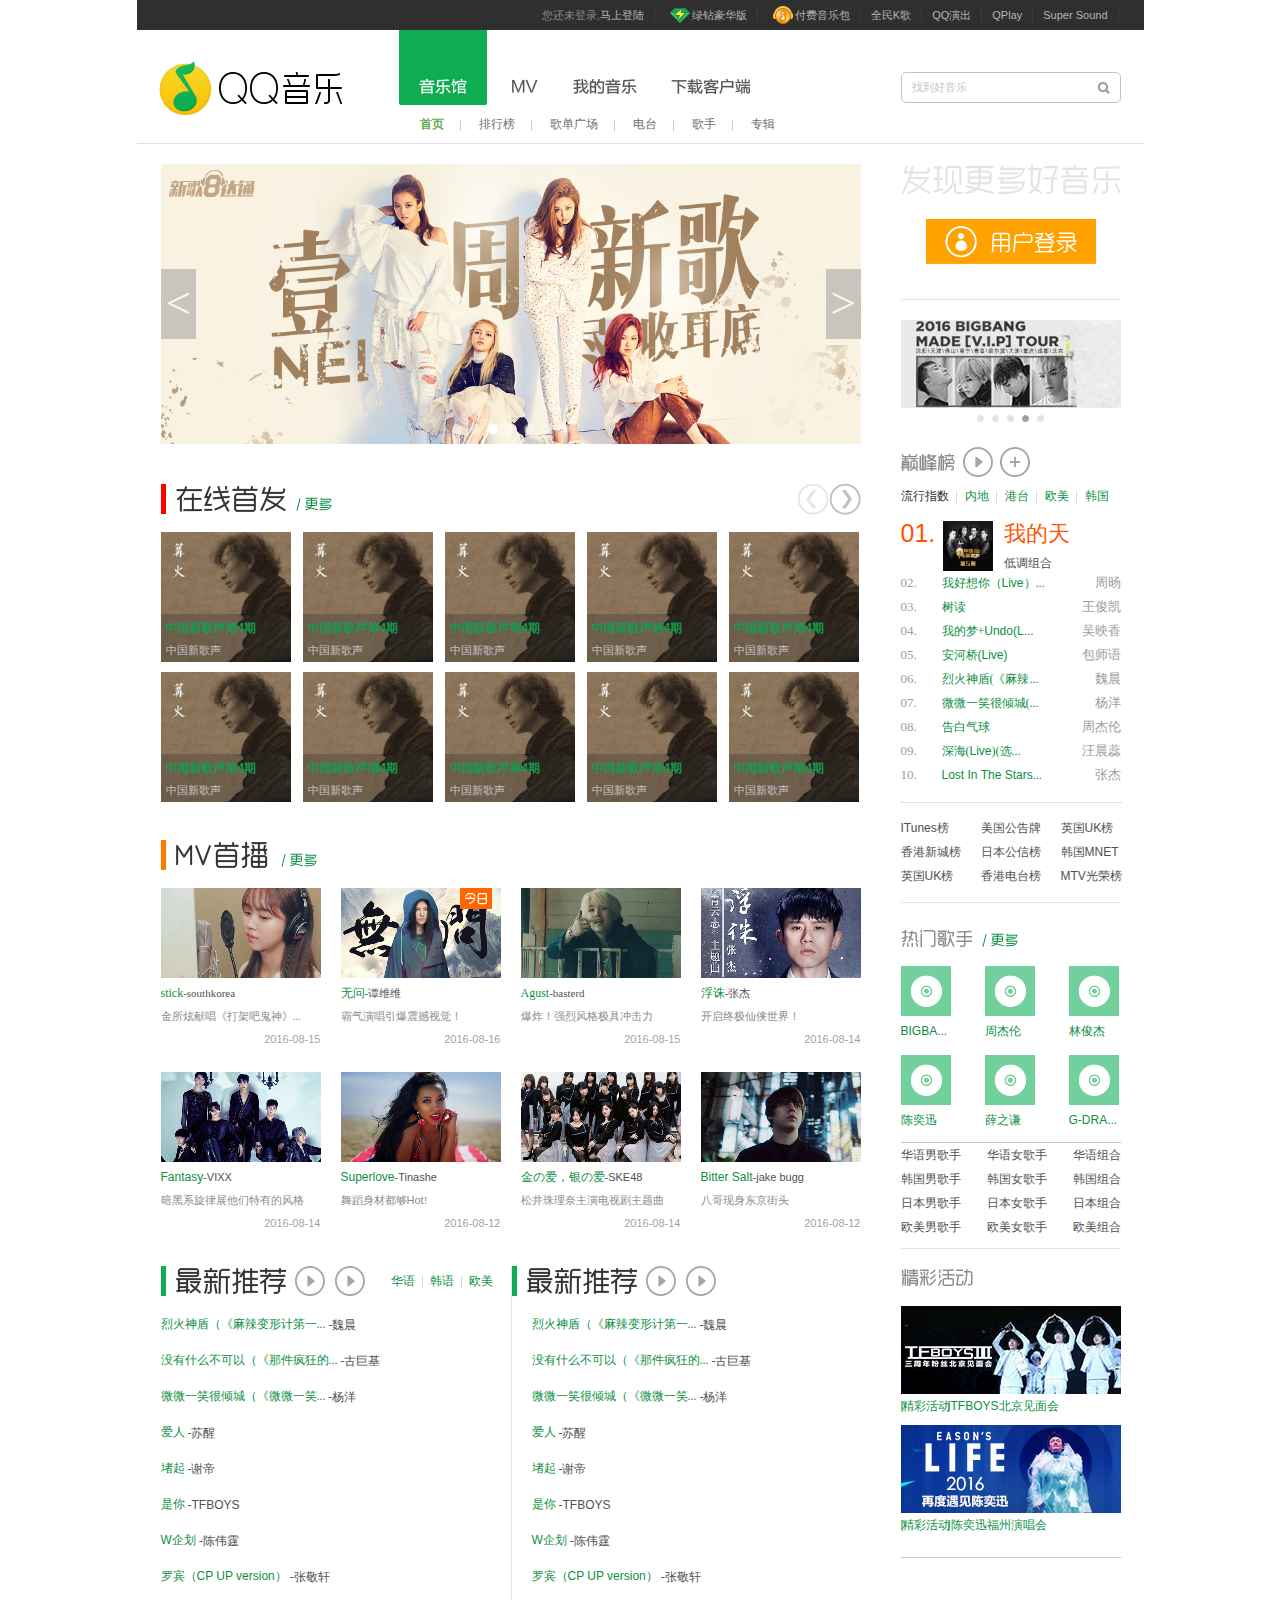
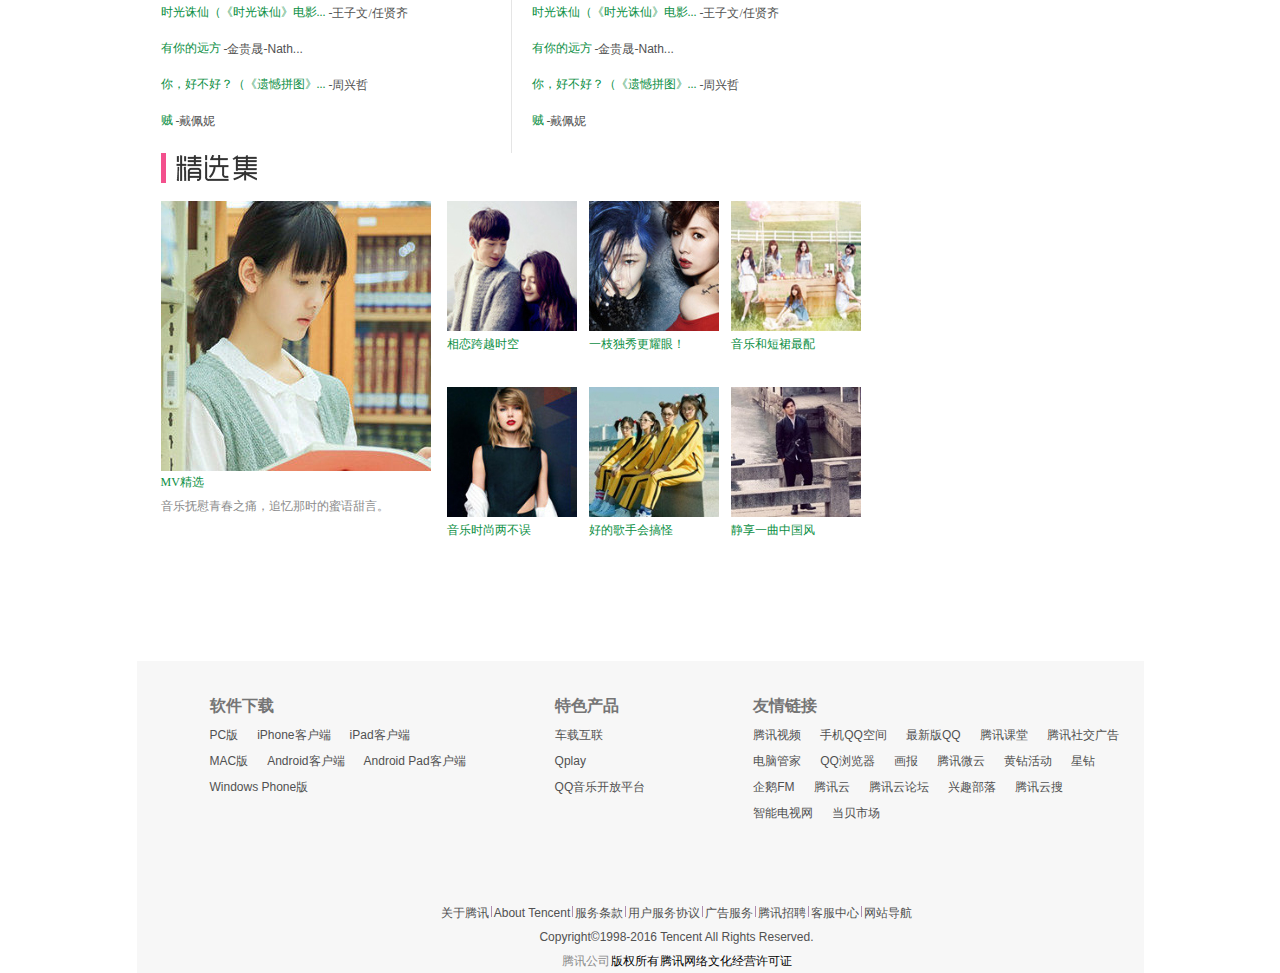
<file: PC/QQ-Music/QQ_music.html>
<!DOCTYPE html>
<html>
	<head>
		<meta charset="UTF-8">
		<link type="text/css" rel="stylesheet" href="css/music.css">
		<title></title>
	</head>
	<body>
		<section id="box">
			<header class="head">
				<div class="head_top clearfix">
					<nav class="head_toplist fr">
						<span class="fl">您还未登录,</span><a href="">马上登陆</a>
						<span class="line_short"></span>
						<a href=""><img src="img/绿钻.jpg" class="greendiamond">绿钻豪华版</a>
						<span class="line_short"></span>
						<a href=""><img src="img/付费.jpg" class="pay">付费音乐包</a>
						<span class="line_short"></span>
						<a href="">全民<span class="UN">K</span>歌</a>
						<span class="line_high"></span>
						<a href=""><span class="UN">QQ</span>演出</a>
						<span class="line_high"></span>
						<a href=""><span class="UN">QPlay</span></a>
						<span class="line_high"></span>
						<a href=""><span class="UN">Super Sound</span></a>
						<span class="line_high"></span>
					</nav>
				</div>
				<div class="head_bottom clearfix">
					<h2 class="title fl"><a href=""><span class="UN">QQ</span>音乐</a></h2>
					<div class="head_type">
						<a href="" class="musichouse">音乐馆</a>
						<a href="" class="mv">MV</a>
						<a href="" class="mymusic">我的音乐</a>
						<a href="" class="download">下载客户端</a>
					</div>
					<div class="head_listname fl">
						<a href="" class="active">首页</a>
						<span class="listname_line"></span>
						<a href="">排行榜</a>
						<span class="listname_line"></span>
						<a href="">歌单广场</a>
						<span class="listname_line"></span>
						<a href="">电台</a>
						<span class="listname_line"></span>
						<a href="">歌手</a>
						<span class="listname_line"></span>
						<a href="">专辑</a>
					</div>
					<div class="head_search fr">
						<input type="text" name="searchmusic" value="找到好音乐">
						<a href="">
							<img src="img/sea.jpg" alt="search">
						</a>
					</div>
				</div>
			</header>
			<section class="content clearfix">
				<div class="content_main fl">
					<div class="pic_box">
						<a href="">
							<img src="img/新歌_bg.jpg" alt="main_bg">
						</a>
						<div class="bg-left">
							<div class="text clearfix"><a href=""><</a></div>
						</div>
						<div class="bg-right">
							<div class="text clearfix"><a href="">></a></div>
						</div>
					</div>
					<section class="online">
						<header class="online_head clearfix">
							<h4 class="online_slogan fl"><a href="">在线首发/更多</a></h4>
							<nav class="online_button fr">
								<a href="" class="online_button_left"></a>
								<a href="" class="online_button_right"></a>
							</nav>
						</header>
						<ul class="online_vedio clearfix">
							<li class="rank fl">
								<a href="">
									<img src="img/matiao.jpg">
								</a>
								<div class="rank_box">
									<div class="online_rank_box_bg"></div>
									<div class="online_rank_box_text clearfix">
										<a href="" class="title">中国新歌声 第<span class="UN">4</span>期</a>
									</div>
									<div class="online_rank_box_text clearfix">	
										<a href="" class="text">中国新歌声</a>
									</div>
								</div>
							</li>
							<li class="rank fl">
								<a href="">
									<img src="img/matiao.jpg">
								</a>
								<div class="rank_box">
									<div class="online_rank_box_bg"></div>
									<div class="online_rank_box_text clearfix">
										<a href="" class="title">中国新歌声 第<span class="UN">4</span>期</a>
									</div>
									<div class="online_rank_box_text clearfix">	
										<a href="" class="text">中国新歌声</a>
									</div>
								</div>
							</li>
							<li class="rank fl">
								<a href="">
									<img src="img/matiao.jpg">
								</a>
								<div class="rank_box">
									<div class="online_rank_box_bg"></div>
									<div class="online_rank_box_text clearfix">
										<a href="" class="title">中国新歌声 第<span class="UN">4</span>期</a>
									</div>
									<div class="online_rank_box_text clearfix">	
										<a href="" class="text">中国新歌声</a>
									</div>
								</div>
							</li>
							<li class="rank fl">
								<a href="">
									<img src="img/matiao.jpg">
								</a>
								<div class="rank_box">
									<div class="online_rank_box_bg"></div>
									<div class="online_rank_box_text clearfix">
										<a href="" class="title">中国新歌声 第<span class="UN">4</span>期</a>
									</div>
									<div class="online_rank_box_text clearfix">	
										<a href="" class="text">中国新歌声</a>
									</div>
								</div>
							</li>
							<li class="rank fl">
								<a href="">
									<img src="img/matiao.jpg">
								</a>
								<div class="rank_box">
									<div class="online_rank_box_bg"></div>
									<div class="online_rank_box_text clearfix">
										<a href="" class="title">中国新歌声 第<span class="UN">4</span>期</a>
									</div>
									<div class="online_rank_box_text clearfix">	
										<a href="" class="text">中国新歌声</a>
									</div>
								</div>
							</li>
							<li class="rank fl">
								<a href="">
									<img src="img/matiao.jpg">
								</a>
								<div class="rank_box">
									<div class="online_rank_box_bg"></div>
									<div class="online_rank_box_text clearfix">
										<a href="" class="title">中国新歌声 第<span class="UN">4</span>期</a>
									</div>
									<div class="online_rank_box_text clearfix">	
										<a href="" class="text">中国新歌声</a>
									</div>
								</div>
							</li>
							<li class="rank fl">
								<a href="">
									<img src="img/matiao.jpg">
								</a>
								<div class="rank_box">
									<div class="online_rank_box_bg"></div>
									<div class="online_rank_box_text clearfix">
										<a href="" class="title">中国新歌声 第<span class="UN">4</span>期</a>
									</div>
									<div class="online_rank_box_text clearfix">	
										<a href="" class="text">中国新歌声</a>
									</div>
								</div>
							</li>
							<li class="rank fl">
								<a href="">
									<img src="img/matiao.jpg">
								</a>
								<div class="rank_box">
									<div class="online_rank_box_bg"></div>
									<div class="online_rank_box_text clearfix">
										<a href="" class="title">中国新歌声 第<span class="UN">4</span>期</a>
									</div>
									<div class="online_rank_box_text clearfix">	
										<a href="" class="text">中国新歌声</a>
									</div>
								</div>
							</li>
							<li class="rank fl">
								<a href="">
									<img src="img/matiao.jpg">
								</a>
								<div class="rank_box">
									<div class="online_rank_box_bg"></div>
									<div class="online_rank_box_text clearfix">
										<a href="" class="title">中国新歌声 第<span class="UN">4</span>期</a>
									</div>
									<div class="online_rank_box_text clearfix">	
										<a href="" class="text">中国新歌声</a>
									</div>
								</div>
							</li>
							<li class="rank fl">
								<a href="">
									<img src="img/matiao.jpg">
								</a>
								<div class="rank_box">
									<div class="online_rank_box_bg"></div>
									<div class="online_rank_box_text clearfix">
										<a href="" class="title">中国新歌声 第<span class="UN">4</span>期</a>
									</div>
									<div class="online_rank_box_text clearfix">	
										<a href="" class="text">中国新歌声</a>
									</div>
								</div>
							</li>
						</ul>
					</section>
					<section class="mvplay">	
						<header class="mvplay_head">
							<h4 class="mvplay_slogan"><a href=""><span class="UN">MV</span>首播</a></h4>
						</header>
						<ul class="mvplay_vedio clearfix">
							<li class="rank fl">
								<div class="mv_list fl">
									<div class="rank_list_pic">
										<a href="">
											<img src="img/southkorea_1.jpg">
										</a>
									</div>
									<div class="mv_list_name">
										<a href="" class="name">stick</a>-southkorea
									</div>
									<div class="mv_list_detail">
										金所炫献唱《打架吧鬼神》...
									</div>
									<time class="fr"><span class="UN">2016-08-15</span></time>
								</div>
							</li>
							<li class="rank fl">
								<div class="mv_list fl">
									<div class="rank_list_pic">
										<a href="">
											<img src="img/tan.jpg">
										</a>
									</div>
									<div class="mv_list_name">
										<a href="" class="name">无问</a>-谭维维
									</div>
									<div class="mv_list_detail">
										霸气演唱引爆震撼视觉！
									</div>
									<time class="fr"><span class="UN">2016-08-16</span></time>
								</div>
							</li>
							<li class="rank fl">
								<div class="mv_list fl">
									<div class="rank_list_pic">
										<a href="">
											<img src="img/southkorea_2.jpg">
										</a>
									</div>
									<div class="mv_list_name">
										<a href="" class="name">Agust</a>-basterd
									</div>
									<div class="mv_list_detail">
										爆炸！强烈风格极具冲击力
									</div>
									<time class="fr"><span class="UN">2016-08-15</span></time>
								</div>
							</li>
							<li class="rank fl">
								<div class="mv_list fl">
									<div class="rank_list_pic">
										<a href="">
											<img src="img/cha.jpg">
										</a>
									</div>
									<div class="mv_list_name">
										<a href="" class="name">浮诛</a>-张杰
									</div>
									<div class="mv_list_detail">
										开启终极仙侠世界！
									</div>
									<time class="fr"><span class="UN">2016-08-14</span></time>
								</div>
							</li>
							<li class="rank fl">
								<div class="mv_list fl">
									<div class="rank_list_pic">
										<a href="">
											<img src="img/southkorea_3.jpg">
										</a>
									</div>
									<div class="mv_list_name">
										<a href="" class="name"><span class="UN">Fantasy</span></a>-<span class="UN">VIXX</span>
									</div>
									<div class="mv_list_detail">
										暗黑系旋律展他们特有的风格
									</div>
									<time class="fr"><span class="UN">2016-08-14</span></time>
								</div>
							</li>
							<li class="rank fl">
								<div class="mv_list fl">
									<div class="rank_list_pic">
										<a href="">
											<img src="img/hot.jpg">
										</a>
									</div>
									<div class="mv_list_name">
										<a href="" class="name"><span class="UN">Superlove</span></a>-<span class="UN">Tinashe</span>
									</div>
									<div class="mv_list_detail">
										舞蹈身材都够<span class="UN">Hot</span>!
									</div>
									<time class="fr"><span class="UN">2016-08-12</span></time>
								</div>
							</li>
							<li class="rank fl">
								<div class="mv_list fl">
									<div class="rank_list_pic">
										<a href="">
											<img src="img/japan.jpg">
										</a>
									</div>
									<div class="mv_list_name">
										<a href="" class="name">金の爱，银の爱</a>-<span class="UN">SKE48</span>
									</div>
									<div class="mv_list_detail">
										松井珠理奈主演电视剧主题曲
									</div>
									<time class="fr"><span class="UN">2016-08-14</span></time>
								</div>
							</li>
							<li class="rank fl">
								<div class="mv_list fl">
									<div class="rank_list_pic">
										<a href="">
											<img src="img/japan_2.jpg">
										</a>
									</div>
									<div class="mv_list_name">
										<a href="" class="name"><span class="UN">Bitter Salt</span></a>-<span class="UN">jake bugg</span>
									</div>
									<div class="mv_list_detail">
										八哥现身东京街头
									</div>
									<time class="fr"><span class="UN">2016-08-12</span></time>
								</div>
							</li>
						</ul>
					</section>
					<section class="newrefer clearfix">
						<div class="newrefer_left fl">
							<header class="newrefer_head clearfix">
								<h4 class="newrefer_slogan fl"><a href="">最新推荐</a></h4>
								<nav class="new_refer fl">
									<a href="" class="new_refer_left"></a>
									<a href="" class="new_refer_right"></a>
								</nav>
								<nav class="language fr">
									<a href="" class="active">华语</a>
									<span class="line"></span>
									<a href="">韩语</a>
									<span class="line"></span>
									<a href="">欧美</a>
								</nav>
							</header>
							<ul class="newrefer_content">
								<li class="music">
									<a href="" class="song">烈火神盾（《麻辣变形计第一...</a>
									<span class="singer">-魏晨</span>
								</li>
								<li class="music">
									<a href="" class="song">没有什么不可以（《那件疯狂的...</a>
									<span class="singer">-古巨基</span>
								</li>
								<li class="music">
									<a href="" class="song">微微一笑很倾城（《微微一笑...</a>
									<span class="singer">-杨洋</span>
								</li>
								<li class="music">
									<a href="" class="song">爱人</a>
									<span class="singer">-苏醒</span>
								</li>
								<li class="music">
									<a href="" class="song">堵起</a>
									<span class="singer">-谢帝</span>
								</li>
								<li class="music">
									<a href="" class="song">是你</a>
									<span class="singer">-<span class="UN">TFBOYS</span></span>
								</li>
								<li class="music">
									<a href="" class="song"><span class="UN">W</span>企划</a>
									<span class="singer">-陈伟霆</span>
								</li>
								<li class="music">
									<a href="" class="song">罗宾（<span class="UN">CP UP version</span>）</a>
									<span class="singer">-张敬轩</span>
								</li>
								<li class="music">
									<a href="" class="song">时光诛仙（《时光诛仙》电影...</a>
									<span class="singer">-王子文/任贤齐</span>
								</li>
								<li class="music">
									<a href="" class="song">有你的远方</a>
									<span class="singer">-金贵晟-<span class="UN">Nath...</span></span>
								</li>
								<li class="music">
									<a href="" class="song">你，好不好？（《遗憾拼图》...</a>
									<span class="singer">-周兴哲</span>
								</li>
								<li class="music">
									<a href="" class="song">贼</a>
									<span class="singer">-戴佩妮</span>
								</li>
							</ul>
							
						</div>
						<div class="newrefer_right fl">
							<header class="newrefer_head clearfix">
								<h4 class="newrefer_slogan fl"><a href="">最新推荐</a></h4>
								<nav class="new_refer fl">
									<a href="" class="new_refer_left"></a>
									<a href="" class="new_refer_right"></a>
								</nav>
							</header>
							<ul class="newrefer_content">
								<li class="music">
									<a href="" class="song">烈火神盾（《麻辣变形计第一...</a>
									<span class="singer">-魏晨</span>
								</li>
								<li class="music">
									<a href="" class="song">没有什么不可以（《那件疯狂的...</a>
									<span class="singer">-古巨基</span>
								</li>
								<li class="music">
									<a href="" class="song">微微一笑很倾城（《微微一笑...</a>
									<span class="singer">-杨洋</span>
								</li>
								<li class="music">
									<a href="" class="song">爱人</a>
									<span class="singer">-苏醒</span>
								</li>
								<li class="music">
									<a href="" class="song">堵起</a>
									<span class="singer">-谢帝</span>
								</li>
								<li class="music">
									<a href="" class="song">是你</a>
									<span class="singer">-<span class="UN">TFBOYS</span></span>
								</li>
								<li class="music">
									<a href="" class="song"><span class="UN">W</span>企划</a>
									<span class="singer">-陈伟霆</span>
								</li>
								<li class="music">
									<a href="" class="song">罗宾（<span class="UN">CP UP version</span>）</a>
									<span class="singer">-张敬轩</span>
								</li>
								<li class="music">
									<a href="" class="song">时光诛仙（《时光诛仙》电影...</a>
									<span class="singer">-王子文/任贤齐</span>
								</li>
								<li class="music">
									<a href="" class="song">有你的远方</a>
									<span class="singer">-金贵晟-<span class="UN">Nath...</span></span>
								</li>
								<li class="music">
									<a href="" class="song">你，好不好？（《遗憾拼图》...</a>
									<span class="singer">-周兴哲</span>
								</li>
								<li class="music">
									<a href="" class="song">贼</a>
									<span class="singer">-戴佩妮</span>
								</li>
							</ul>
						</div>
					</section>
					<section class="selection">
						<header class="selection_head">
							<h4 class="selection_slogan"><a href="">精选集</a></h4>
						</header>
						<div class="selection_content clearfix">
							<div class="mv_selection fl">
								<a href="" class="fl">
									<img src="img/mv精选.jpg">
									MV精选
								</a>
								<span class="mv_selection_detail">音乐抚慰青春之痛，追忆那时的蜜语甜言。</span>
							</div>
							<ul class="selection_main fr">
								<li class="fl">
									<a href="">
										<img src="img/selection_1.jpg">
										相恋跨越时空
									</a>
								</li>
								<li class="fl">
									<a href="">
										<img src="img/selection_2.jpg">
										一枝独秀更耀眼！
									</a>
								</li>
								<li class="fl">
									<a href="">
										<img src="img/selection_3.jpg">
										音乐和短裙最配
									</a>
								</li>
								<li class="fl">
									<a href="">
										<img src="img/selection_4.jpg">
										音乐时尚两不误
									</a>
								</li>
								<li class="fl">
									<a href="">
										<img src="img/selection_5.jpg">
										好的歌手会搞怪
									</a>
								</li>
								<li class="fl">
									<a href="">
										<img src="img/selection_6.jpg">
										静享一曲中国风
									</a>
								</li>
							</ul>
						</div>
					</section>
				</div>
				<div class="sidebar fl">
					<div class="sidebar_top clearfix">
						<a href="" class="fl">
							<img src="img/search_more.jpg">
						</a>
						<a href="" class="login fl">
							<img src="img/login.jpg" alt="login">
						</a>
					</div>
					<div class="sidebar_moun clearfix">
						<div class="big">
							<div class="big_pic clearfix">	
								<a href="" class="fl">
									<img src="img/bigbang.jpg">
								</a>
							</div>
							<div class="big_button clearfix">
								<a href="" class="fl">
									<img src="img/big_dot_1.jpg">
								</a>
								<a href="" class="fl">
									<img src="img/big_dot_1.jpg">
								</a>
								<a href="" class="fl">
									<img src="img/big_dot_1.jpg">
								</a>
								<a href="" class="fl">
									<img src="img/big_dot_2.jpg">
								</a>
								<a href="" class="fl">
									<img src="img/big_dot_1.jpg">
								</a>
							</div>
							<div class="moun_box">
								<div class="moun_box_top">
									<a href="">
										<img src="img/巅峰榜.jpg">
									</a>
									<a href="" class="middle">
										<img src="img/play.jpg">
									</a>
									<a href="">
										<img src="img/add.jpg">
									</a>
								</div>
								<div class="language clearfix">
									<a href="" class="active fl">流行指数</a>
									<span class="line"></span>
									<a href="" class="fl">内地</a>
									<span class="line"></span>
									<a href="" class="fl">港台</a>
									<span class="line"></span>
									<a href="" class="fl">欧美</a>
									<span class="line"></span>
									<a href="" class="fl">韩国</a>
								</div>
								<ol class="sidebar_moun_rank">
									<li class="first">
										<a href="" class="moun_rank_pic">
											<img src="img/ol_1.jpg" alt="pic">
										</a>	
										<a href="" class="moun_rank_boxsong">我的天</a>
										<span class="moun_rank_boxsinger">低调组合</span>
									</li>
									<li class="second">
										<a href="" class="second_song">我好想你（<span class="UN">Live</span>）...</a>
										<span class="second_singer fr">周旸</span>
									</li>
									<li class="second">
										<a href="" class="second_song">树读</a>
										<span class="second_singer fr">王俊凯</span>
									</li>
									<li class="second">
										<a href="" class="second_song">我的梦+<span class="UN">Undo(L...</span></a>
										<span class="second_singer fr">吴映香</span>
									</li>
									<li class="second">
										<a href="" class="second_song">安河桥<span class="UN">(Live)</span></a>
										<span class="second_singer fr">包师语</span>
									</li>
									<li class="second">
										<a href="" class="second_song">烈火神盾(《麻辣...</a>
										<span class="second_singer fr">魏晨</span>
									</li>
									<li class="second">
										<a href="" class="second_song">微微一笑很倾城(...</a>
										<span class="second_singer fr">杨洋</span>
									</li>
									<li class="second">
										<a href="" class="second_song">告白气球</a>
										<span class="second_singer fr">周杰伦</span>
									</li>
									<li class="second">
										<a href="" class="second_song">深海(<span class="UN">Live</span>)(选...</a>
										<span class="second_singer fr">汪晨蕊</span>
									</li>
									<li class="second">
										<a href="" class="second_song"><span class="UN">Lost In The Stars</span>...</a>
										<span class="second_singer fr">张杰</span>
									</li>
								</ol>
								<div class="worldrank clearfix">
									<div class="worldrank_left fl">
										<a href="" class="fl"><span class="UN">ITunes</span>榜</a>
										<a href="" class="fr">美国公告牌</a>
									</div>
									<div class="worldrank_right fr">
										<a href="">英国<span class="UN">UK</span>榜</a>
									</div>
									<div class="worldrank_left fl">
										<a href="" class="fl">香港新城榜</a>
										<a href="" class="fr">日本公信榜</a>
									</div>
									<div class="worldrank_right fr">
										<a href="">韩国<span class="UN">MNET</span></a>
									</div>
									<div class="worldrank_left fl">
										<a href="">英国<span class="UN">UK</span>榜</a>
										<a href="" class="fr">香港电台榜</a>
									</div>
									<div class="worldrank_right fr">
										<a href="" style="white-space: nowrap;"><span class="UN">MTV</span>光荣榜</a>
									</div>
								</div>
							</div>
						</div>
						<div class="hotsinger">
							<header class="hotsinger_title clearfix">
								<a href="" class="fl">热门歌手/更多</a>
							</header>
							<ul class="hotsinger_list clearfix">
								<li class="fl">
									<a href="">
										<img src="img/singer.jpg">
										<span class="UN">BIGBA...</span>
									</a>
								</li>
								<li class="fl">
									<a href="">
										<img src="img/singer.jpg">
										周杰伦
									</a>
								</li>
								<li class="fl right">
									<a href="">
										<img src="img/singer.jpg">
										林俊杰
									</a>
								</li>
								<li class="fl">
									<a href="">
										<img src="img/singer.jpg">
										陈奕迅
									</a>
								</li>
								<li class="fl">
									<a href="">
										<img src="img/singer.jpg">
										薛之谦
									</a>
								</li>
								<li class="fl right">
									<a href="">
										<img src="img/singer.jpg">
										<span class="UN">G-DRA...</span>
									</a>
								</li>
							</ul>
							<div class="worldsinger_rank clearfix">
								<ul class="worldsinger fl">
									<li>
										<a href="">华语男歌手</a>
									</li>
									<li>
										<a href="">韩国男歌手</a>
									</li>
									<li>
										<a href="">日本男歌手</a>
									</li>
									<li>
										<a href="">欧美男歌手</a>
									</li>
								</ul>
								<ul class="worldsinger fl">
									<li>
										<a href="">华语女歌手</a>
									</li>
									<li>
										<a href="">韩国女歌手</a>
									</li>
									<li>
										<a href="">日本女歌手</a>
									</li>
									<li>
										<a href="">欧美女歌手</a>
									</li>
								</ul>
								<ul class="worldsinger fl">
									<li>
										<a href="">华语组合</a>
									</li>
									<li>
										<a href="">韩国组合</a>
									</li>
									<li>
										<a href="">日本组合</a>
									</li>
									<li>
										<a href="">欧美组合</a>
									</li>
								</ul>
							</div>
						</div>
						<div class="sidebar_activity clearfix">
							<h4 class="sidebar_activity_title fl">
								<a href="">精彩活动</a>
							</h4>
							<div class="sidebar_activity_box fl">
								<a href="" class="fl">
									<img src="img/taofen.jpg">
									<span class="activity_symbol">[</span>
									精彩活动
									<span class="activity_symbol_right">]</span><span class="UN">TFBOYS</span>北京见面会
								</a>
								<a href="" class="fl">
									<img src="img/chenyixun.jpg">
									<span class="activity_symbol">[</span>
									精彩活动
									<span class="activity_symbol_right">]</span>陈奕迅福州演唱会
								</a>
							</div>
						</div>
					</div>
				</div>
			</section>
			<footer class="foot clearfix">
				<div class="foot_top clearfix">
					<div class="foot_top_left fl">
						<div class="foot_left_type">
							<a href="" class="left_type">软件下载</a>
						</div>
						<dl class="left_type_name clearfix">
							<dd class="fl"><a href=""><span class="UN">PC</span>版</a></dd>
							<dd class="fl"><a href=""><span class="UN">iPhone</span>客户端</a></dd>
							<dd class="fl"><a href=""><span class="UN">iPad</span>客户端</a></dd>
						</dl>
						<dl class="left_type_name clearfix">
							<dd class="fl"><a href=""><span class="UN">MAC</span>版</a></dd>
							<dd class="fl"><a href=""><span class="UN">Android</span>客户端</a></dd>
							<dd class="fl"><a href=""><span class="UN">Android Pad</span>客户端</a></dd>
						</dl>
						<dl class="left_type_name clearfix">
							<dd class="fl"><a href=""><span class="UN">Windows Phone</span>版</a></dd>
						</dl>
					</div>
					<div class="foot_top_middle fl">
						<div class="foot_left_type">
							<a href="" class="middle_type">特色产品</a>
						</div>
						<dl class="middle_type_name clearfix">
							<dd class="fl"><a href="">车载互联</a></dd>
						</dl>
						<dl class="middle_type_name clearfix">
							<dd class="fl"><a href=""><span class="UN">Qplay</span></a></dd>
						</dl>
						<dl class="middle_type_name clearfix">
							<dd class="fl"><a href=""><span class="UN">QQ</span>音乐开放平台</a></dd>
						</dl>
					</div>
					<div class="foot_right_middle fl">
					<div class="foot_left_type">
						<a href="" class="right_type">友情链接</a>
					</div>
					<dl class="right_type_name clearfix">
						<dd class="fl"><a href="">腾讯视频</a></dd>
						<dd class="fl"><a href="">手机<span class="UN">QQ</span>空间</a></dd>
						<dd class="fl"><a href="">最新版<span class="UN">QQ</span></a></dd>
						<dd class="fl"><a href="">腾讯课堂</a></dd>
						<dd class="fl"><a href=""  class="fl">腾讯社交广告</a></dd>
					</dl>
					<dl class="right_type_name clearfix">
						<dd class="fl"><a href="">电脑管家</a></dd>
						<dd class="fl"><a href=""><span class="UN">QQ</span>浏览器</a></dd>
						<dd class="fl"><a href="">画报</a></dd>
						<dd class="fl"><a href="">腾讯微云</a></dd>
						<dd class="fl"><a href="">黄钻活动</a></dd>
						<dd class="fl"><a href="">星钻</a></dd>
					</dl>
					<dl class="right_type_name clearfix">
						<dd class="fl"><a href="">企鹅<span class="UN">FM</span></a></dd>
						<dd class="fl"><a href="">腾讯云</a></dd>
						<dd class="fl"><a href="">腾讯云论坛</a></dd>
						<dd class="fl"><a href="">兴趣部落</a></dd>
						<dd class="fl"><a href="">腾讯云搜</a></dd>
					</dl>
					<dl class="right_type_name clearfix">
						<dd class="fl"><a href="">智能电视网</a></dd>
						<dd class="fl"><a href="">当贝市场</a></dd>
					</dl>
				</div>
				</div>
				<div class="foot_bottom clearfix">
					<nav class="agreement">
						<a href="">关于腾讯</a>
						<span class="line"></span>
						<a href=""><span class="UN">About Tencent</span></a>
						<span class="line"></span>
						<a href="">服务条款</a>
						<span class="line"></span>
						<a href="">用户服务协议</a>
						<span class="line"></span>
						<a href="">广告服务</a>
						<span class="line"></span>
						<a href="">腾讯招聘</a>
						<span class="line"></span>
						<a href="">客服中心</a>
						<span class="line"></span>
						<a href="">网站导航</a>
					</nav>
					<div class="time"><span class="UN">Copyright©1998-2016 Tencent All Rights Reserved.</span></div>
					<div class="ltd"><span class="tencent">腾讯公司</span> 版权所有 腾讯网络文化经营许可证</div>
				</div>
			</footer>
		</section>
		<script>
			var Wtop = document.documentElement.scrollTop || document.body.scrollTop;
			window.onscroll = function(){
				console.log(Wtop);
			}
		</script>
	</body>
</html>
</file>
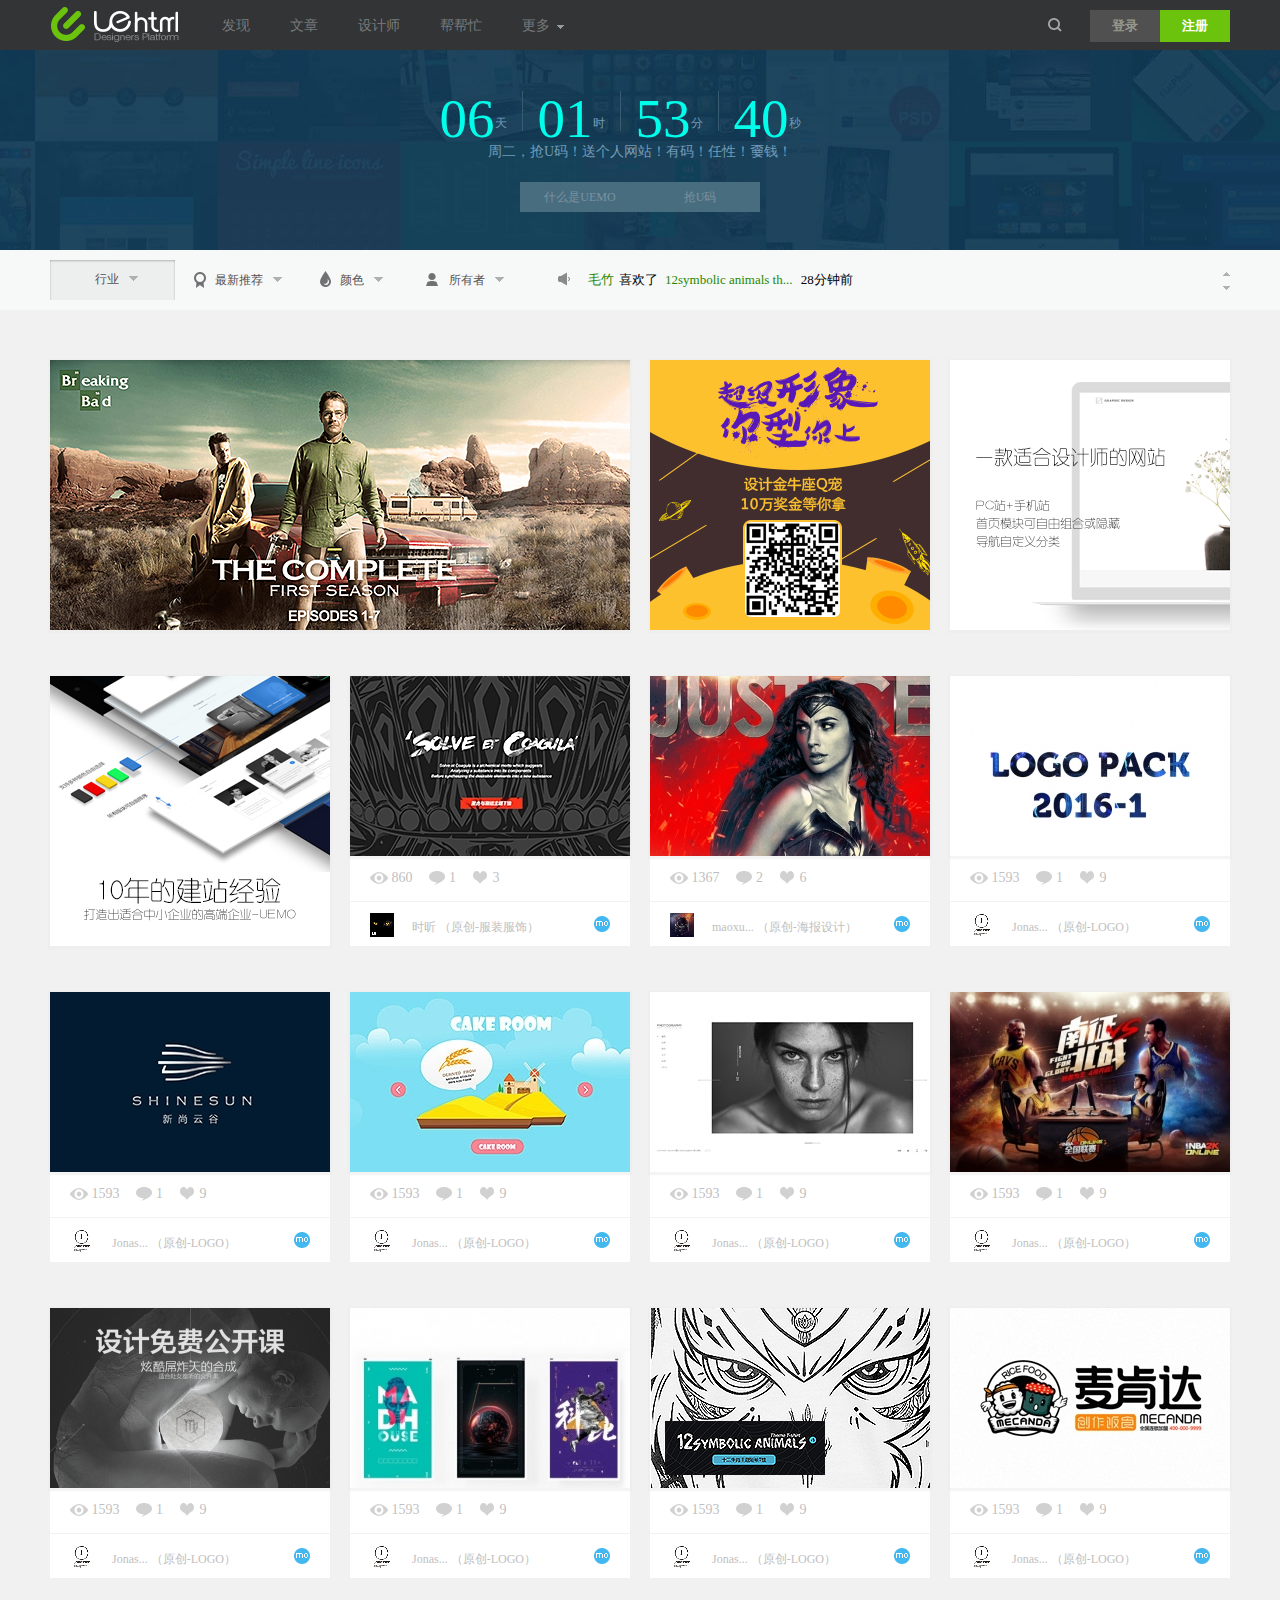
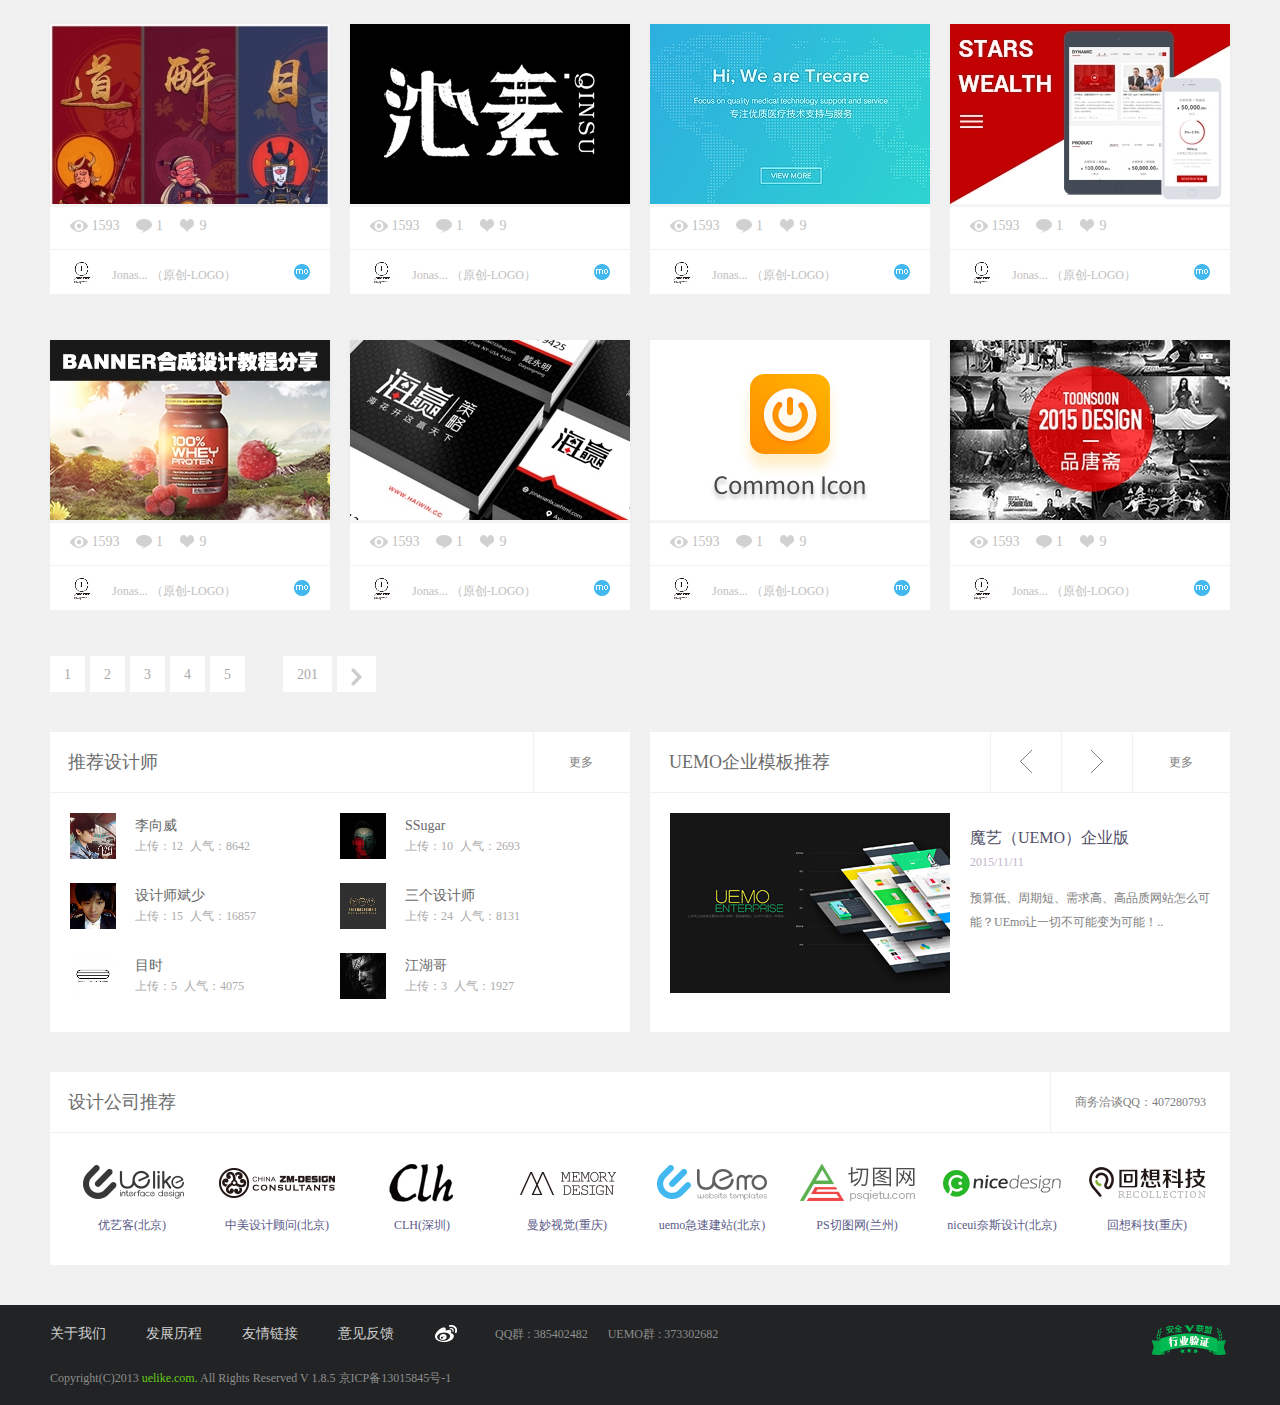
<file: PC/WeHtml/index(weHtml).html>
<!DOCTYPE html>
<html>
	<head>
		<meta charset="UTF-8">
		<link rel="stylesheet" href="css/global.css"/>
		<link rel="stylesheet" href="css/index.css"/>
		<link rel="stylesheet" href="css/reset.css"/>
		<link rel="stylesheet" href="css/tool.css"/>
		<title></title>
	</head>
	<body>
		<header class="main_head">
			<div class="wrap clearfix">
				<h1 class="main_icon fl">
					<a href="" class="fl">We Html</a>
				</h1>
				<a href="" class="head_top_list fl">
					<span class="icon head_list"></span>
				</a>
				<nav class="main_nav fl">
					<a href="">发现</a>
					<a href="">文章</a>
					<a href="">设计师</a>
					<a href="">帮帮忙</a>
					<a href="">
						更多
						<span class="icon more_triangle"></span>
					</a>
				</nav>
				<div class="searchbox fr">
					<a href=""><span class="icon main_search"></span></a>
					<a href="" class="login">登录</a>
					<a href="" class="register">注册</a>										
				</div>
			</div>
		</header>
		<section class="container">
			<div class="banner">
				<div class="group_banner wrap">
					<div class="time">
						<span>06</span>
						<span>天</span>
						<span class="line"></span>
						<span>01</span>
						<span>时</span>
						<span class="line"></span>
						<span>53</span>
						<span>分</span>
						<span class="line"></span>
						<span>40</span>
						<span>秒</span>
					</div>
					<div class="activity clearfix">
						<a href="">周二，抢U码！送个人网站！有码！任性！嫑钱！</a>
					</div>
					<div class="button_group clearfix">
						<a href="">什么是UEMO</a>
						<a href="">抢U码</a>
					</div>
				</div>
			</div>
			<nav class="website">
				<div class="wrap clearfix">
					<div class="main_type fl">
						<a href="" class="industry">
							行业
							<span class="icon industry_triangle-1"></span>
						</a>
					</div>
					<div class="detail_item fl">
						<a href="" class="new_preference">
							<span class="icon nav_preference-1"></span>
							最新推荐
							<span class="icon industry_triangle-2"></span>
						</a>
						<a href="" class="color">
							<span class="icon nav_preference-2"></span>
							颜色
							<span class="icon industry_triangle-2"></span>
						</a>
						<a href="" class="master">
							<span class="icon nav_preference-3"></span>
							所有者
							<span class="icon industry_triangle-2"></span>
						</a>
					</div>
					<div class="dynamic fl">
						<span class="icon nav_preference-4"></span>
						<span class="detail"><a href="" class="name">毛竹</a>喜欢了<a href="" class="works">12symbolic animals th...</a> 28分钟前</span>
					</div>
					<div class="button_page fr">
					<a href=""><span class="icon button_uppage"></span></a>
					<a href=""><span class="icon button_downpage"></span></a>
				</div>
				</div>
			</nav>
			<div class="content_bg">
				<div class="content wrap">
					<div class="contentmain_img">
					<!--<div class="content-1">-->
						<a href="">
							<img src="img/pic_1.jpg" alt="pic_1"/>
						</a>
						<a href="">
							<img src="img/pic_2.jpg" alt="pic_2" />
						</a>
						<a href="">
							<img src="img/pic_3.jpg" alt="pic_3" />
						</a>
					<!--</div>-->
					<!--<div class="content-2">-->
						<a href=""><img src="img/img_main_1.jpg" alt="img_main_1"/></a>
						<div class="img_box">
							<a href="">
								<img src="img/img_2.jpg" alt="img_2"/>
							</a>
							<div class="group clearfix">
								<span class="view">
									<span class="icon view_number"></span>
									860
								</span>
								<span class="comment">
									<span class="icon comment_number"></span>
									1
								</span>
								<span class="like">
									<span class="icon like_number"></span>
									3
								</span>
							</div>
							<div class="user clearfix">
								<a href="" class="fl"><img src="img/user-1.jpg" alt="username" /></a>
								<span class="user-name"><a href="">时昕 （原创-服装服饰）</a></span>
								<a href="" class="fr"><span class="icon mo"></span></a>
							</div>
						</div>
						<div class="img_box">
							<a href="">
								<img src="img/img_3.jpg" alt="img_3"/>
							</a>
							<div class="group clearfix">
								<span class="view">
									<span class="icon view_number"></span>
									1367
								</span>
								<span class="comment">
									<span class="icon comment_number"></span>
									2
								</span>
								<span class="like">
									<span class="icon like_number"></span>
									6
								</span>
							</div>
							<div class="user clearfix">
								<a href="" class="fl"><img src="img/user-2.jpg" alt="username" /></a>
								<span class="user-name"><a href="">maoxu... （原创-海报设计）</a></span>
								<a href="" class="fr"><span class="icon mo"></span></a>
							</div>
						</div>
						<div class="img_box">
							<a href="">
								<img src="img/img_4.jpg" alt="img_4"/>
							</a>
							<div class="group clearfix">
								<span class="view">
									<span class="icon view_number"></span>
									1593
								</span>
								<span class="comment">
									<span class="icon comment_number"></span>
									1
								</span>
								<span class="like">
									<span class="icon like_number"></span>
									9
								</span>
							</div>
							<div class="user clearfix">
								<a href="" class="fl"><img src="img/user-3.jpg" alt="username" /></a>
								<span class="user-name"><a href="">Jonas... （原创-LOGO）</a></span>
								<a href="" class="fr"><span class="icon mo"></span></a>
							</div>
						</div>
						<div class="img_box">
							<a href="">
								<img src="img/img_5.jpg" alt="img_5"/>
							</a>
							<div class="group clearfix">
								<span class="view">
									<span class="icon view_number"></span>
									1593
								</span>
								<span class="comment">
									<span class="icon comment_number"></span>
									1
								</span>
								<span class="like">
									<span class="icon like_number"></span>
									9
								</span>
							</div>
							<div class="user clearfix">
								<a href="" class="fl"><img src="img/user-3.jpg" alt="username" /></a>
								<span class="user-name"><a href="">Jonas... （原创-LOGO）</a></span>
								<a href="" class="fr"><span class="icon mo"></span></a>
							</div>
						</div>
						<div class="img_box">
							<a href="">
								<img src="img/img_6.jpg" alt="img_6"/>
							</a>
							<div class="group clearfix">
								<span class="view">
									<span class="icon view_number"></span>
									1593
								</span>
								<span class="comment">
									<span class="icon comment_number"></span>
									1
								</span>
								<span class="like">
									<span class="icon like_number"></span>
									9
								</span>
							</div>
							<div class="user clearfix">
								<a href="" class="fl"><img src="img/user-3.jpg" alt="username" /></a>
								<span class="user-name"><a href="">Jonas... （原创-LOGO）</a></span>
								<a href="" class="fr"><span class="icon mo"></span></a>
							</div>
						</div>
						<div class="img_box">
							<a href="">
								<img src="img/img_7.jpg" alt="img_7"/>
							</a>
							<div class="group clearfix">
								<span class="view">
									<span class="icon view_number"></span>
									1593
								</span>
								<span class="comment">
									<span class="icon comment_number"></span>
									1
								</span>
								<span class="like">
									<span class="icon like_number"></span>
									9
								</span>
							</div>
							<div class="user clearfix">
								<a href="" class="fl"><img src="img/user-3.jpg" alt="username" /></a>
								<span class="user-name"><a href="">Jonas... （原创-LOGO）</a></span>
								<a href="" class="fr"><span class="icon mo"></span></a>
							</div>
						</div>
						<div class="img_box">
							<a href="">
								<img src="img/img_8.jpg" alt="img_8"/>
							</a>
							<div class="group clearfix">
								<span class="view">
									<span class="icon view_number"></span>
									1593
								</span>
								<span class="comment">
									<span class="icon comment_number"></span>
									1
								</span>
								<span class="like">
									<span class="icon like_number"></span>
									9
								</span>
							</div>
							<div class="user clearfix">
								<a href="" class="fl"><img src="img/user-3.jpg" alt="username" /></a>
								<span class="user-name"><a href="">Jonas... （原创-LOGO）</a></span>
								<a href="" class="fr"><span class="icon mo"></span></a>
							</div>
						</div>
						<div class="img_box">
							<a href="">
								<img src="img/img_9.jpg" alt="img_9"/>
							</a>
							<div class="group clearfix">
								<span class="view">
									<span class="icon view_number"></span>
									1593
								</span>
								<span class="comment">
									<span class="icon comment_number"></span>
									1
								</span>
								<span class="like">
									<span class="icon like_number"></span>
									9
								</span>
							</div>
							<div class="user clearfix">
								<a href="" class="fl"><img src="img/user-3.jpg" alt="username" /></a>
								<span class="user-name"><a href="">Jonas... （原创-LOGO）</a></span>
								<a href="" class="fr"><span class="icon mo"></span></a>
							</div>
						</div>
						<div class="img_box">
							<a href="">
								<img src="img/img_10.jpg" alt="img_10"/>
							</a>
							<div class="group clearfix">
								<span class="view">
									<span class="icon view_number"></span>
									1593
								</span>
								<span class="comment">
									<span class="icon comment_number"></span>
									1
								</span>
								<span class="like">
									<span class="icon like_number"></span>
									9
								</span>
							</div>
							<div class="user clearfix">
								<a href="" class="fl"><img src="img/user-3.jpg" alt="username" /></a>
								<span class="user-name"><a href="">Jonas... （原创-LOGO）</a></span>
								<a href="" class="fr"><span class="icon mo"></span></a>
							</div>
						</div>
						<div class="img_box">
							<a href="">
								<img src="img/img_11.jpg" alt="img_11"/>
							</a>
							<div class="group clearfix">
								<span class="view">
									<span class="icon view_number"></span>
									1593
								</span>
								<span class="comment">
									<span class="icon comment_number"></span>
									1
								</span>
								<span class="like">
									<span class="icon like_number"></span>
									9
								</span>
							</div>
							<div class="user clearfix">
								<a href="" class="fl"><img src="img/user-3.jpg" alt="username" /></a>
								<span class="user-name"><a href="">Jonas... （原创-LOGO）</a></span>
								<a href="" class="fr"><span class="icon mo"></span></a>
							</div>
						</div>
						<div class="img_box">
							<a href="">
								<img src="img/img_12.jpg" alt="img_12"/>
							</a>
							<div class="group clearfix">
								<span class="view">
									<span class="icon view_number"></span>
									1593
								</span>
								<span class="comment">
									<span class="icon comment_number"></span>
									1
								</span>
								<span class="like">
									<span class="icon like_number"></span>
									9
								</span>
							</div>
							<div class="user clearfix">
								<a href="" class="fl"><img src="img/user-3.jpg" alt="username" /></a>
								<span class="user-name"><a href="">Jonas... （原创-LOGO）</a></span>
								<a href="" class="fr"><span class="icon mo"></span></a>
							</div>
						</div>
						<div class="img_box">
							<a href="">
								<img src="img/img_13.jpg" alt="img_13"/>
							</a>
							<div class="group clearfix">
								<span class="view">
									<span class="icon view_number"></span>
									1593
								</span>
								<span class="comment">
									<span class="icon comment_number"></span>
									1
								</span>
								<span class="like">
									<span class="icon like_number"></span>
									9
								</span>
							</div>
							<div class="user clearfix">
								<a href="" class="fl"><img src="img/user-3.jpg" alt="username" /></a>
								<span class="user-name"><a href="">Jonas... （原创-LOGO）</a></span>
								<a href="" class="fr"><span class="icon mo"></span></a>
							</div>
						</div>
						<div class="img_box">
							<a href="">
								<img src="img/img_14.jpg" alt="img_14"/>
							</a>
							<div class="group clearfix">
								<span class="view">
									<span class="icon view_number"></span>
									1593
								</span>
								<span class="comment">
									<span class="icon comment_number"></span>
									1
								</span>
								<span class="like">
									<span class="icon like_number"></span>
									9
								</span>
							</div>
							<div class="user clearfix">
								<a href="" class="fl"><img src="img/user-3.jpg" alt="username" /></a>
								<span class="user-name"><a href="">Jonas... （原创-LOGO）</a></span>
								<a href="" class="fr"><span class="icon mo"></span></a>
							</div>
						</div>
						<div class="img_box">
							<a href="">
								<img src="img/img_15.jpg" alt="img_15"/>
							</a>
							<div class="group clearfix">
								<span class="view">
									<span class="icon view_number"></span>
									1593
								</span>
								<span class="comment">
									<span class="icon comment_number"></span>
									1
								</span>
								<span class="like">
									<span class="icon like_number"></span>
									9
								</span>
							</div>
							<div class="user clearfix">
								<a href="" class="fl"><img src="img/user-3.jpg" alt="username" /></a>
								<span class="user-name"><a href="">Jonas... （原创-LOGO）</a></span>
								<a href="" class="fr"><span class="icon mo"></span></a>
							</div>
						</div>
						<div class="img_box">
							<a href="">
								<img src="img/img_16.jpg" alt="img_16"/>
							</a>
							<div class="group clearfix">
								<span class="view">
									<span class="icon view_number"></span>
									1593
								</span>
								<span class="comment">
									<span class="icon comment_number"></span>
									1
								</span>
								<span class="like">
									<span class="icon like_number"></span>
									9
								</span>
							</div>
							<div class="user clearfix">
								<a href="" class="fl"><img src="img/user-3.jpg" alt="username" /></a>
								<span class="user-name"><a href="">Jonas... （原创-LOGO）</a></span>
								<a href="" class="fr"><span class="icon mo"></span></a>
							</div>
						</div>
						<div class="img_box">
							<a href="">
								<img src="img/img_17.jpg" alt="img_17"/>
							</a>
							<div class="group clearfix">
								<span class="view">
									<span class="icon view_number"></span>
									1593
								</span>
								<span class="comment">
									<span class="icon comment_number"></span>
									1
								</span>
								<span class="like">
									<span class="icon like_number"></span>
									9
								</span>
							</div>
							<div class="user clearfix">
								<a href="" class="fl"><img src="img/user-3.jpg" alt="username" /></a>
								<span class="user-name"><a href="">Jonas... （原创-LOGO）</a></span>
								<a href="" class="fr"><span class="icon mo"></span></a>
							</div>
						</div>
						<div class="img_box">
							<a href="">
								<img src="img/img_18.jpg" alt="img_18"/>
							</a>
							<div class="group clearfix">
								<span class="view">
									<span class="icon view_number"></span>
									1593
								</span>
								<span class="comment">
									<span class="icon comment_number"></span>
									1
								</span>
								<span class="like">
									<span class="icon like_number"></span>
									9
								</span>
							</div>
							<div class="user clearfix">
								<a href="" class="fl"><img src="img/user-3.jpg" alt="username" /></a>
								<span class="user-name"><a href="">Jonas... （原创-LOGO）</a></span>
								<a href="" class="fr"><span class="icon mo"></span></a>
							</div>
						</div>
						<div class="img_box">
							<a href="">
								<img src="img/img_19.jpg" alt="img_19"/>
							</a>
							<div class="group clearfix">
								<span class="view">
									<span class="icon view_number"></span>
									1593
								</span>
								<span class="comment">
									<span class="icon comment_number"></span>
									1
								</span>
								<span class="like">
									<span class="icon like_number"></span>
									9
								</span>
							</div>
							<div class="user clearfix">
								<a href="" class="fl"><img src="img/user-3.jpg" alt="username" /></a>
								<span class="user-name"><a href="">Jonas... （原创-LOGO）</a></span>
								<a href="" class="fr"><span class="icon mo"></span></a>
							</div>
						</div>
						<div class="img_box">
							<a href="">
								<img src="img/img_20.jpg" alt="img_20"/>
							</a>
							<div class="group clearfix">
								<span class="view">
									<span class="icon view_number"></span>
									1593
								</span>
								<span class="comment">
									<span class="icon comment_number"></span>
									1
								</span>
								<span class="like">
									<span class="icon like_number"></span>
									9
								</span>
							</div>
							<div class="user clearfix">
								<a href="" class="fl"><img src="img/user-3.jpg" alt="username" /></a>
								<span class="user-name"><a href="">Jonas... （原创-LOGO）</a></span>
								<a href="" class="fr"><span class="icon mo"></span></a>
							</div>
						</div>	
						
					<!--</div>-->	
					</div>
					<div class="turn_page clearfix">
						<a href="">1</a>
						<a href="">2</a>
						<a href="">3</a>
						<a href="">4</a>
						<a href="">5</a>
						<span class="symbol">...</span>
						<a href="">201</a>
						<a href="" class="page"><span class="icon next_page"></span></a>
					</div>
					<div class="group_designer">
						<div class="designer">
							 <div class="designer_top clearfix">
							 	<span>推荐设计师</span>
							 	<a href="">更多</a>
							 </div>
							 <div class="designer_down clearfix">
							 	<dl>
							 		<dt>
							 			<a href=""><img src="img/user-4.jpg" alt="user-4"></a>
							 		</dt>
							 		<dd>
							 			<a href="" class="author">李向威</a>
							 		</dd>
							 		<dd>
							 			<span class="login">上传：12</span>
							 			<span>人气：8642</span>
							 		</dd>							 		
							 	</dl>
							 	<dl>
							 		<dt>
							 			<a href=""><img src="img/user-5.jpg" alt="user-5"></a>
							 		</dt>
							 		<dd>
							 			<a href="" class="author">SSugar</a>
							 		</dd>
							 		<dd>
							 			<span class="login">上传：10</span>
							 			<span>人气：2693</span>
							 		</dd>							 		
							 	</dl>
							 	<dl>
							 		<dt>
							 			<a href=""><img src="img/user-6.jpg" alt="user-6"></a>
							 		</dt>
							 		<dd>
							 			<a href="" class="author">设计师斌少</a>
							 		</dd>
							 		<dd>
							 			<span class="login">上传：15</span>
							 			<span>人气：16857</span>
							 		</dd>							 		
							 	</dl>
							 	<dl>
							 		<dt>
							 			<a href=""><img src="img/user-7.jpg" alt="user-7"></a>
							 		</dt>
							 		<dd>
							 			<a href="" class="author">三个设计师</a>
							 		</dd>
							 		<dd>
							 			<span class="login">上传：24</span>
							 			<span>人气：8131</span>
							 		</dd>							 		
							 	</dl>
							 	<dl>
							 		<dt>
							 			<a href=""><img src="img/user-8.jpg" alt="user-8"></a>
							 		</dt>
							 		<dd>
							 			<a href="" class="author">目时</a>
							 		</dd>
							 		<dd>
							 			<span class="login">上传：5</span>
							 			<span>人气：4075</span>
							 		</dd>							 		
							 	</dl>
							 	<dl>
							 		<dt>
							 			<a href=""><img src="img/user-9.jpg" alt="user-9"></a>
							 		</dt>
							 		<dd>
							 			<a href="" class="author">江湖哥</a>
							 		</dd>
							 		<dd>
							 			<span class="login">上传：3</span>
							 			<span>人气：1927</span>
							 		</dd>							 		
							 	</dl>
							 </div>
						</div>
						<div class="uemo">
							<div class="uemo_top clearfix">
							 	<span class="company">UEMO企业模板推荐</span>
							 	<div class="fr">
							 		<a href="" class="page">
								 		<span class="icon company_lastpage"></span>
								 	</a>
								 	<a href="" class="page">
								 		<span class="icon company_nextpage"></span>
								 	</a>
								 	<a href="" class="more">更多</a>
							 	</div>
							 </div>
							<div class="uemo_down">
								<a href="" class="company">
									<img src="img/company.jpg" alt="company"/>
								</a>
								<div class="word">
									<div class="company_edition">魔艺（UEMO）企业版</div>
									<div class="time">2015/11/11</div>
									<div class="detail">预算低、周期短、需求高、高品质网站怎么可能？UEmo让一切不可能变为可能！..</div>
								</div>
							</div>
						</div>
					</div>
					<div class="recommend_company">
					<div class="recommend_company_top clearfix">
							<span>设计公司推荐</span>
							<a href="">商务洽谈QQ：407280793</a>
						</div>
					<div class="recommend_company_down">
						<div class="company_group clearfix">
							<a href="">
								<span class="icon design_company-1"></span>
								<span>优艺客(北京)</span>
							</a>
							<a href="">
								<span class="icon design_company-2"></span>
								<span>中美设计顾问(北京)</span>
							</a>
							<a href="">
								<span class="icon design_company-3"></span>
								<span>CLH(深圳)</span>
							</a>
							<a href="">
								<span class="icon design_company-4"></span>
								<span>曼妙视觉(重庆)</span>
							</a>
							<a href="">
								<span class="icon design_company-5"></span>
								<span>uemo急速建站(北京)</span>								
							</a>
							<a href="">
								<span class="icon design_company-6"></span>
								<span>PS切图网(兰州)</span>
							</a>
							<a href="">
								<span class="icon design_company-7"></span>
								<span>niceui奈斯设计(北京)</span>
							</a>
							<a href="" class="no_mr">
								<span class="icon design_company-8"></span>
								<span>回想科技(重庆)</span>
							</a>
						</div>
					</div>					
				</div>
			</div>
		</div>
		<footer class="foot">
				<div class="foot_box wrap">
					<div class="foot_nav">
						<a href="">关于我们</a>
						<a href="">发展历程</a>
						<a href="">友情链接</a>
						<a href="">意见反馈</a>
						<a class="icon sina" href=""></a>
						<span class="foot_nav_span">QQ群 : 385402482</span>
						<span>UEMO群 : 373302682</span>
					</div>
					<div class="foot_bottom">
						<span>Copyright(C)2013</span>
						<a href="">uelike.com.</a>
						All Rights Reserved V 1.8.5 京ICP备13015845号-1
					</div>
					<a class="icon security" href=""></a>
				</div>
			</footer>
		</section>
	</body>
</html>
</file>
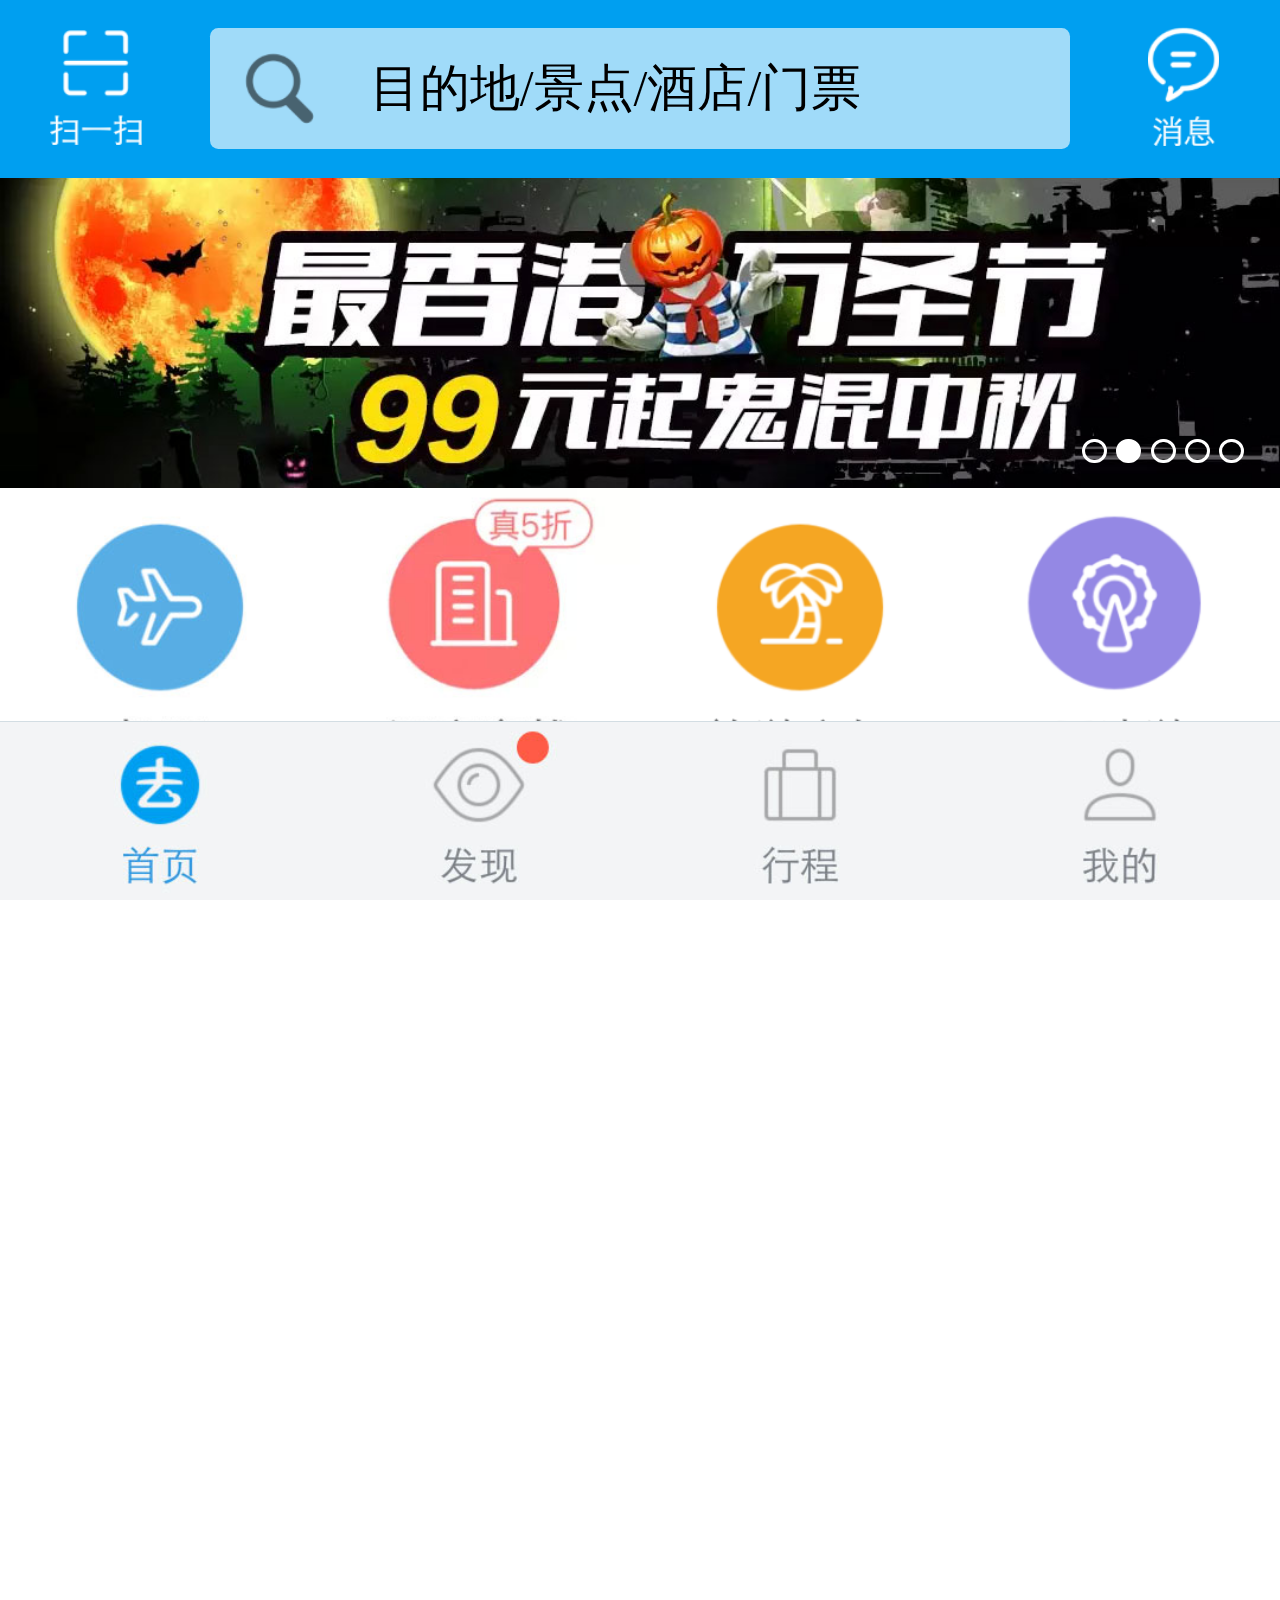
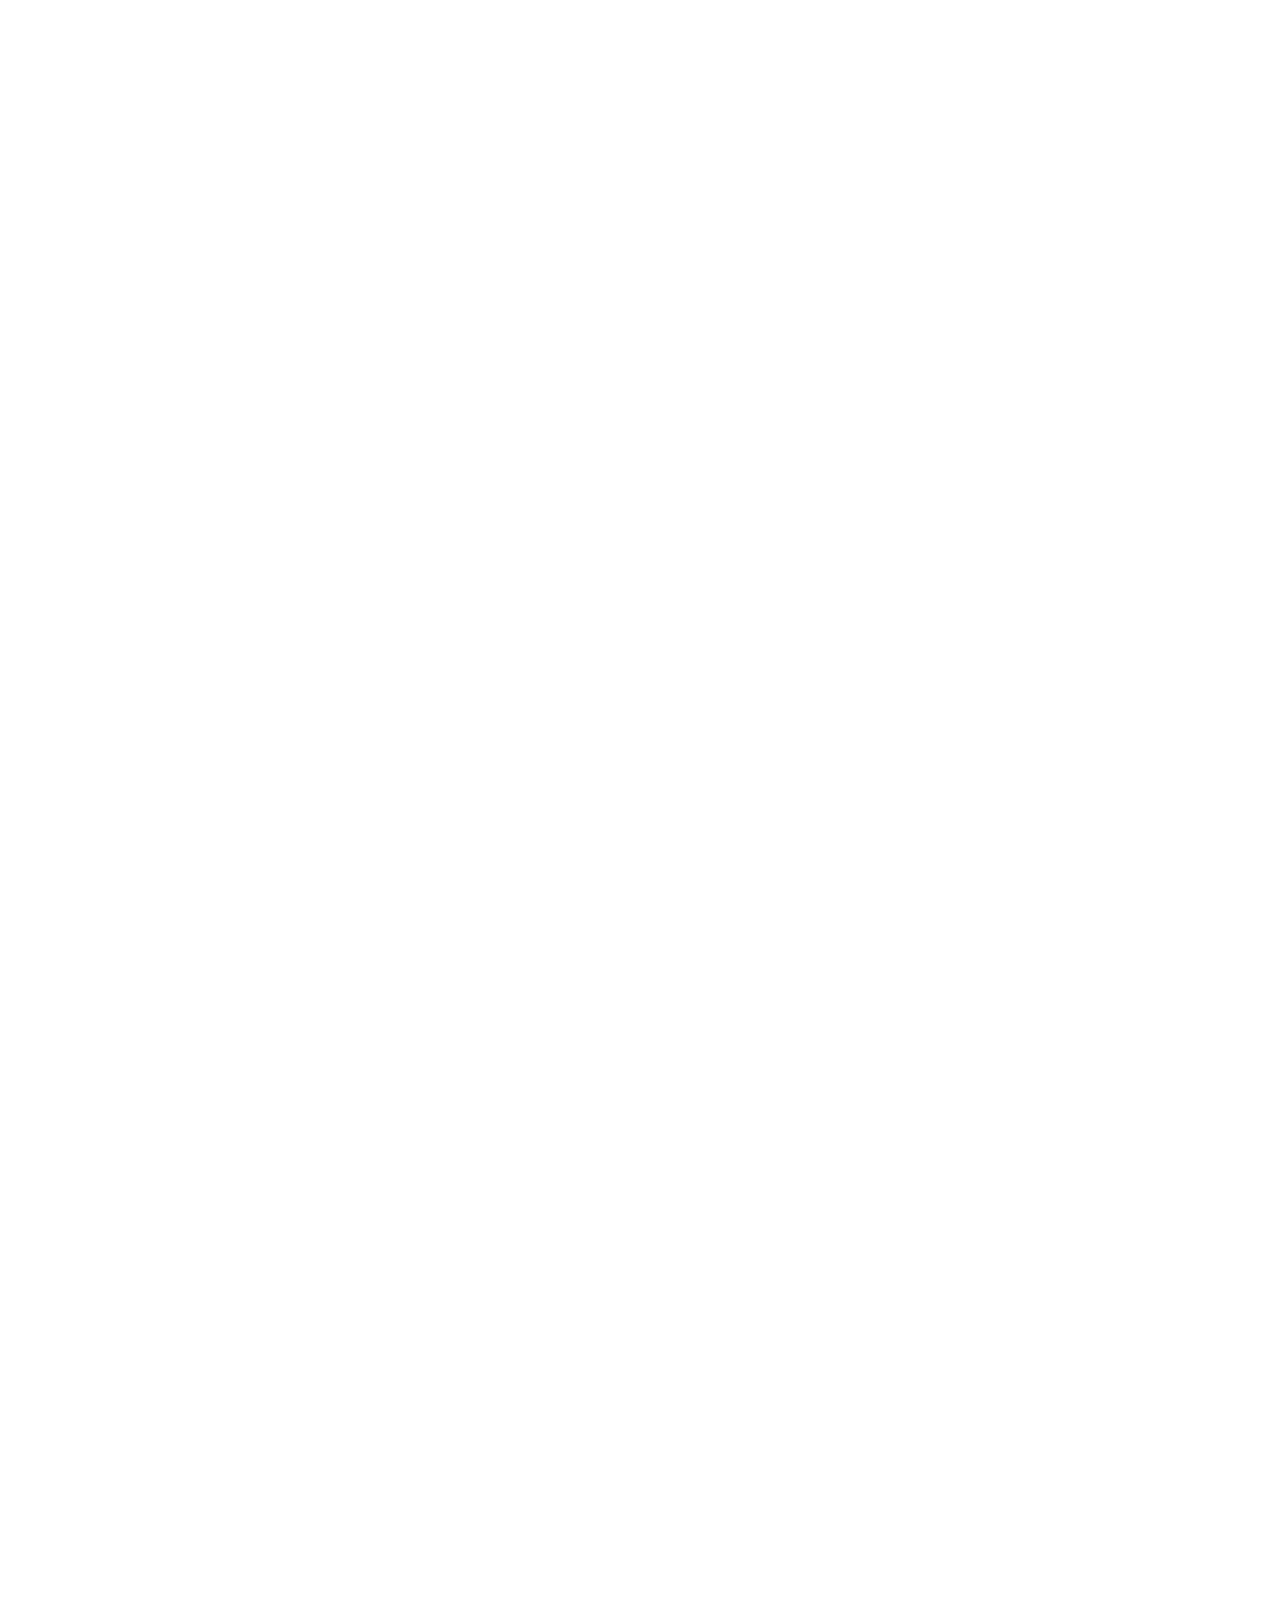
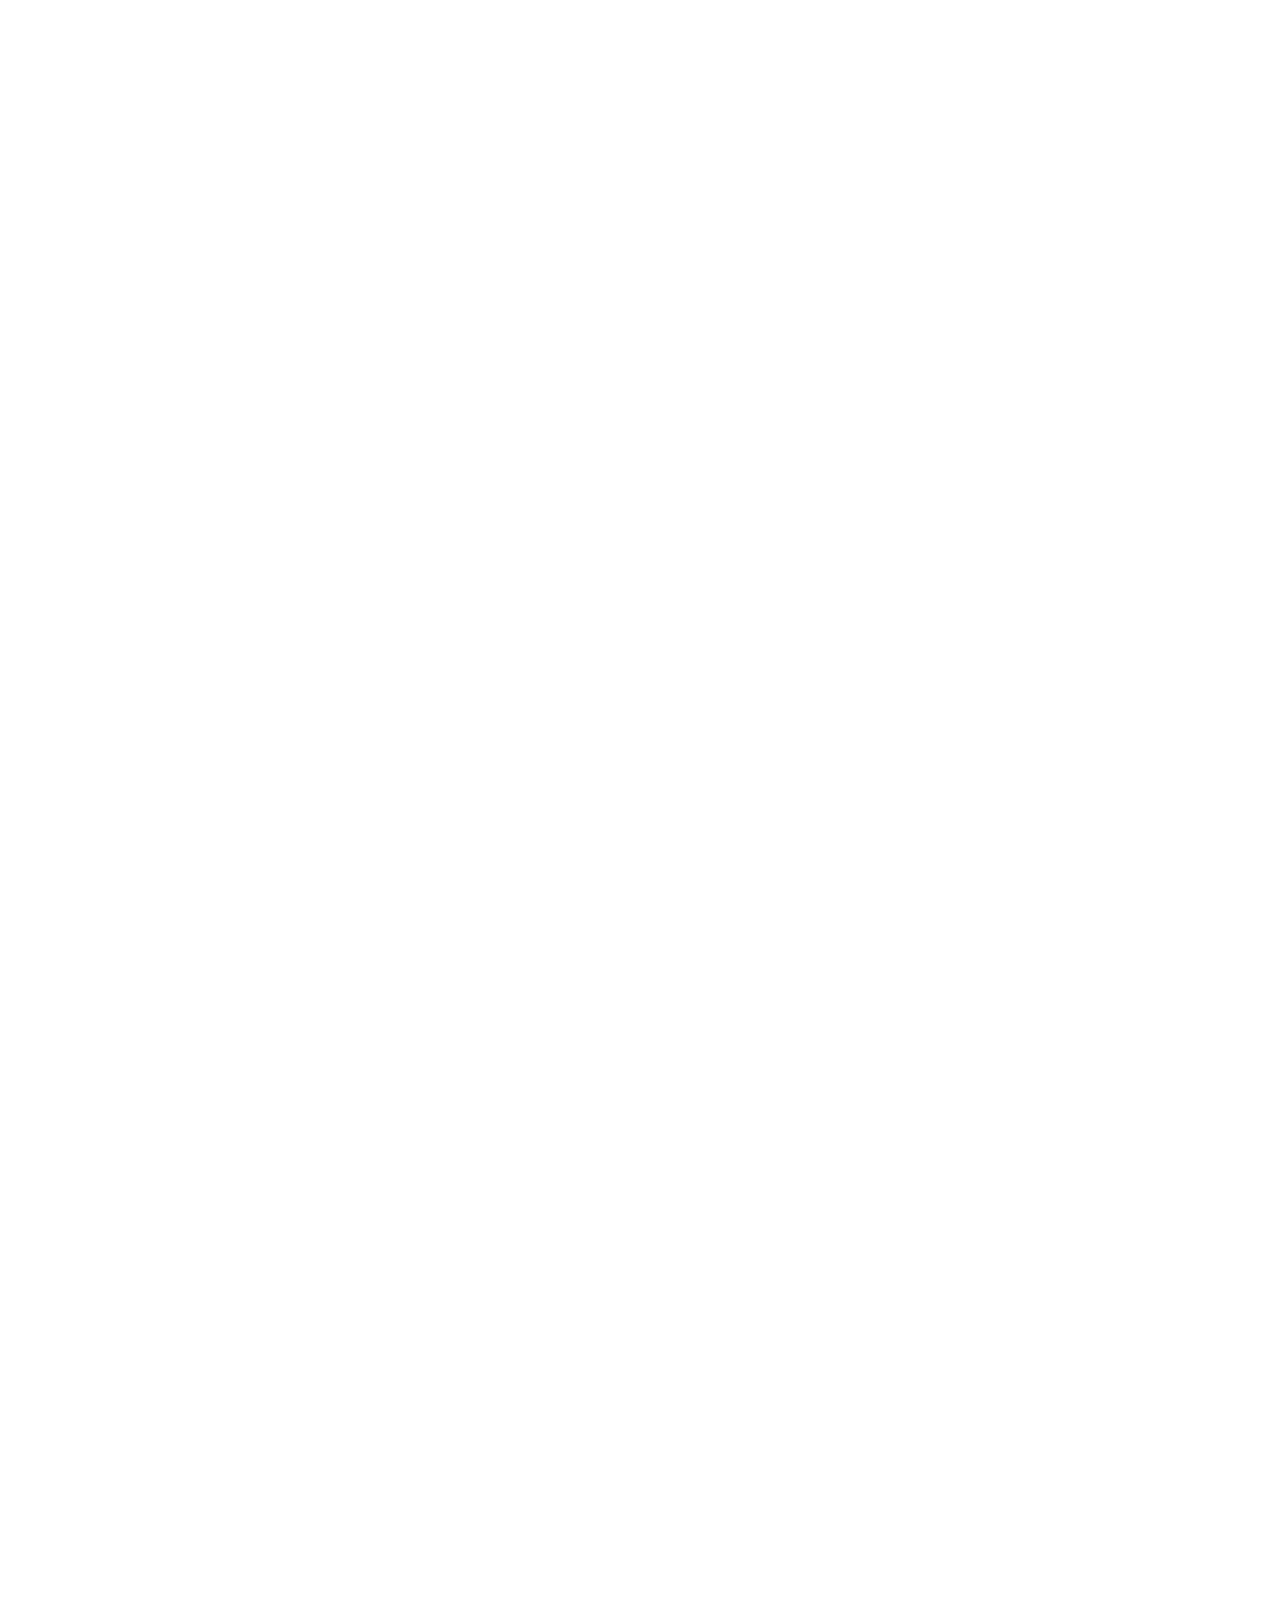
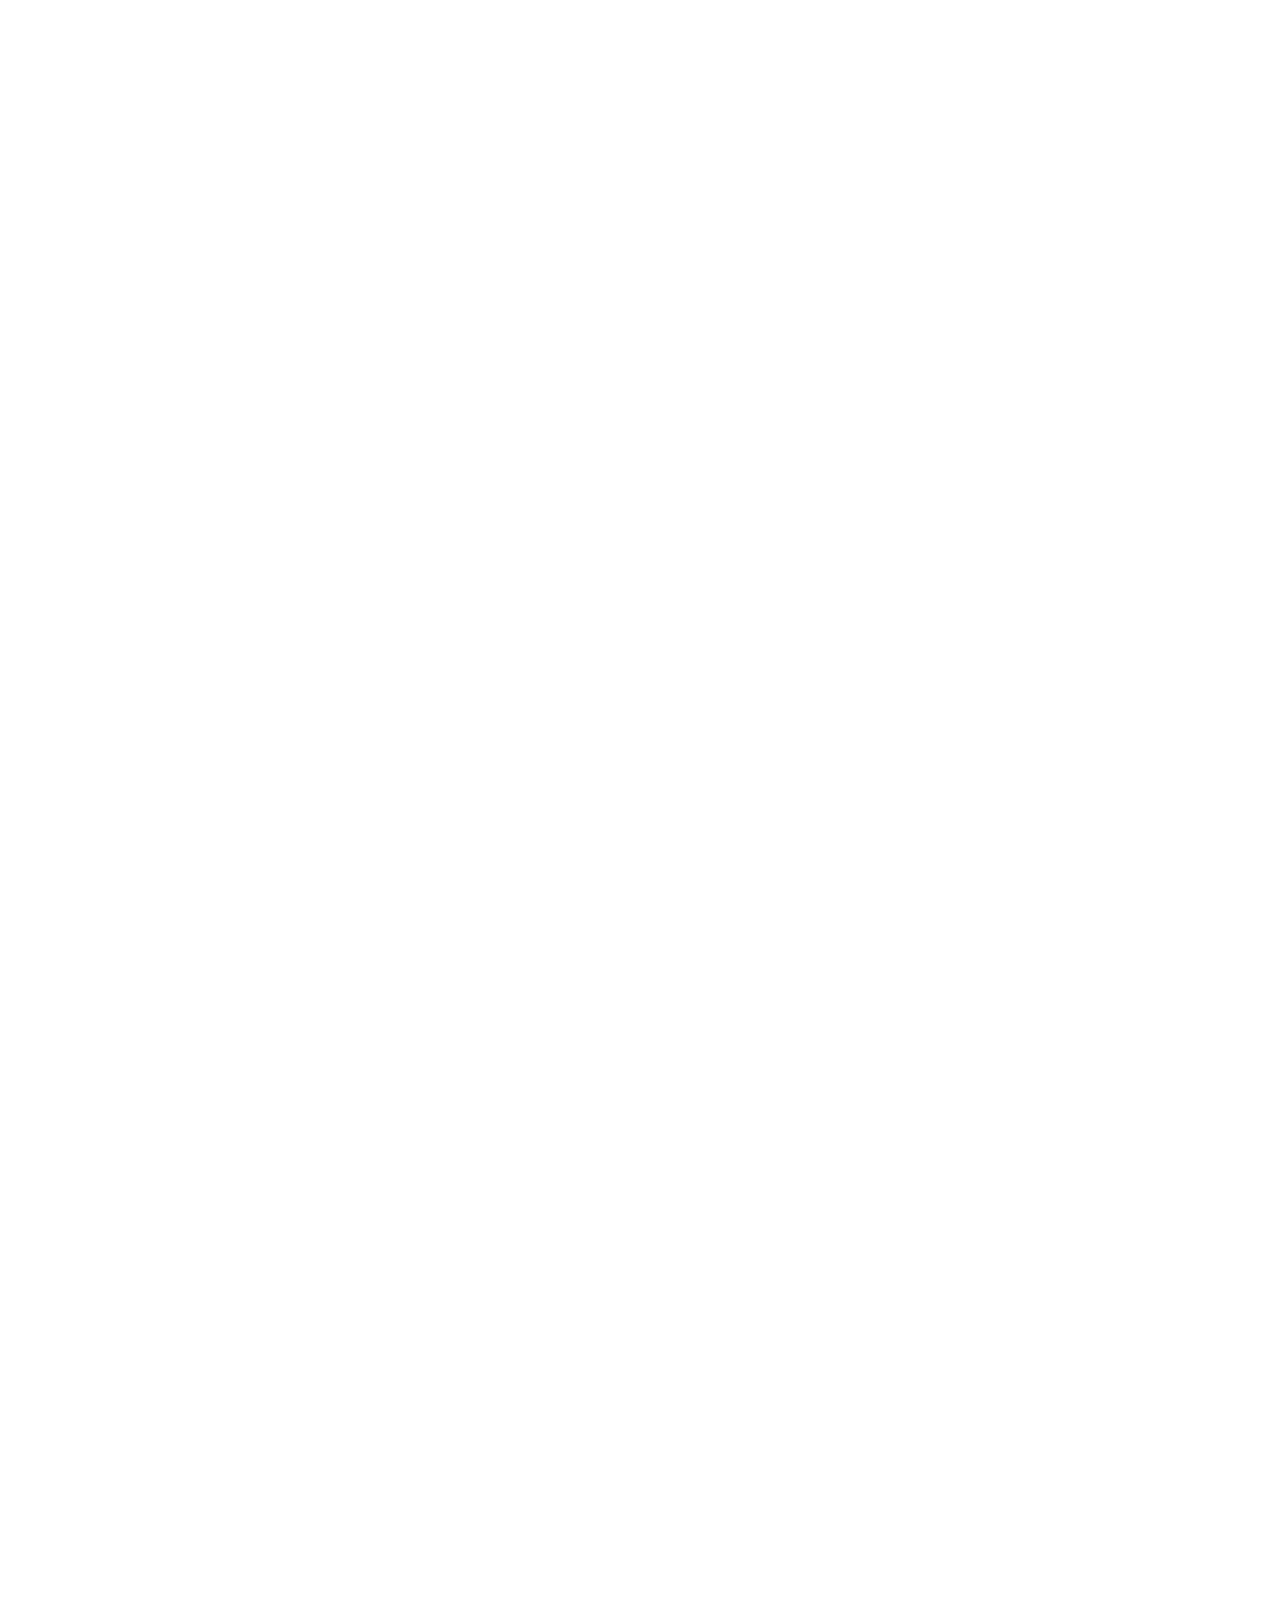
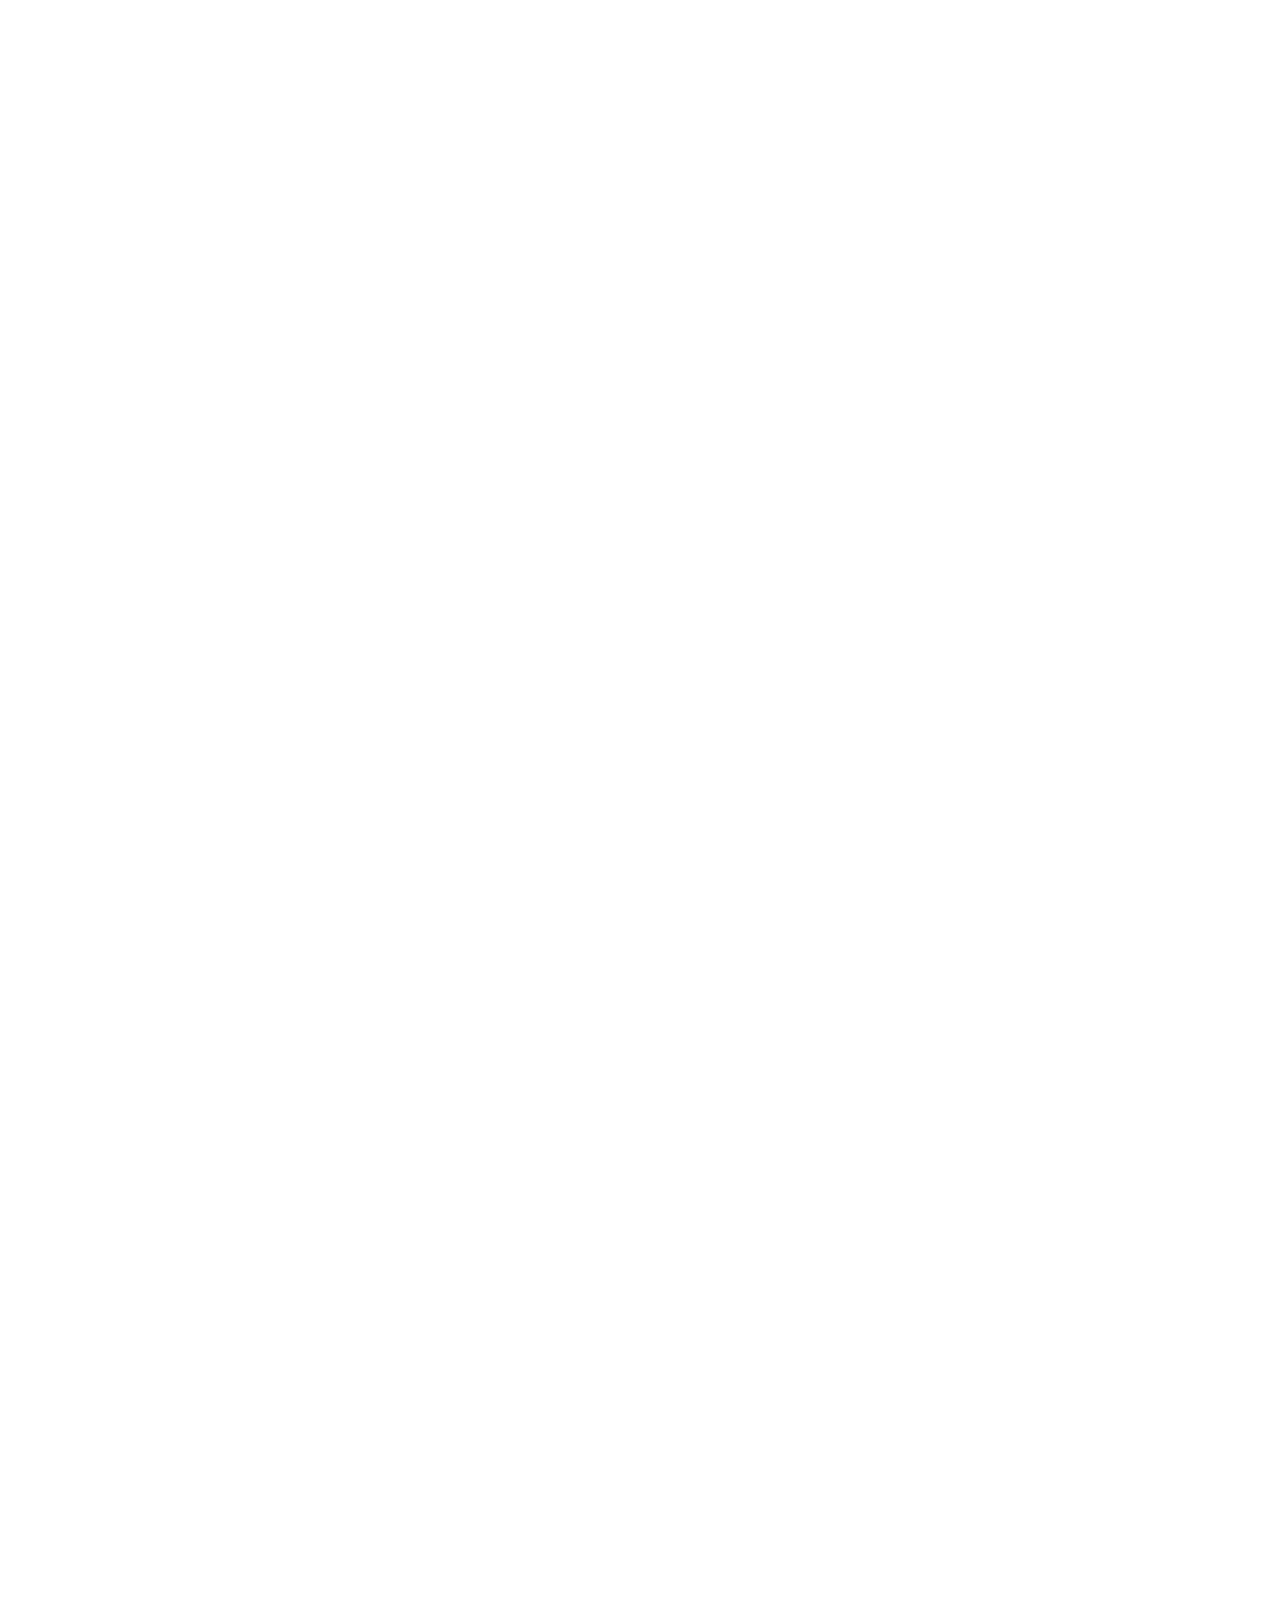
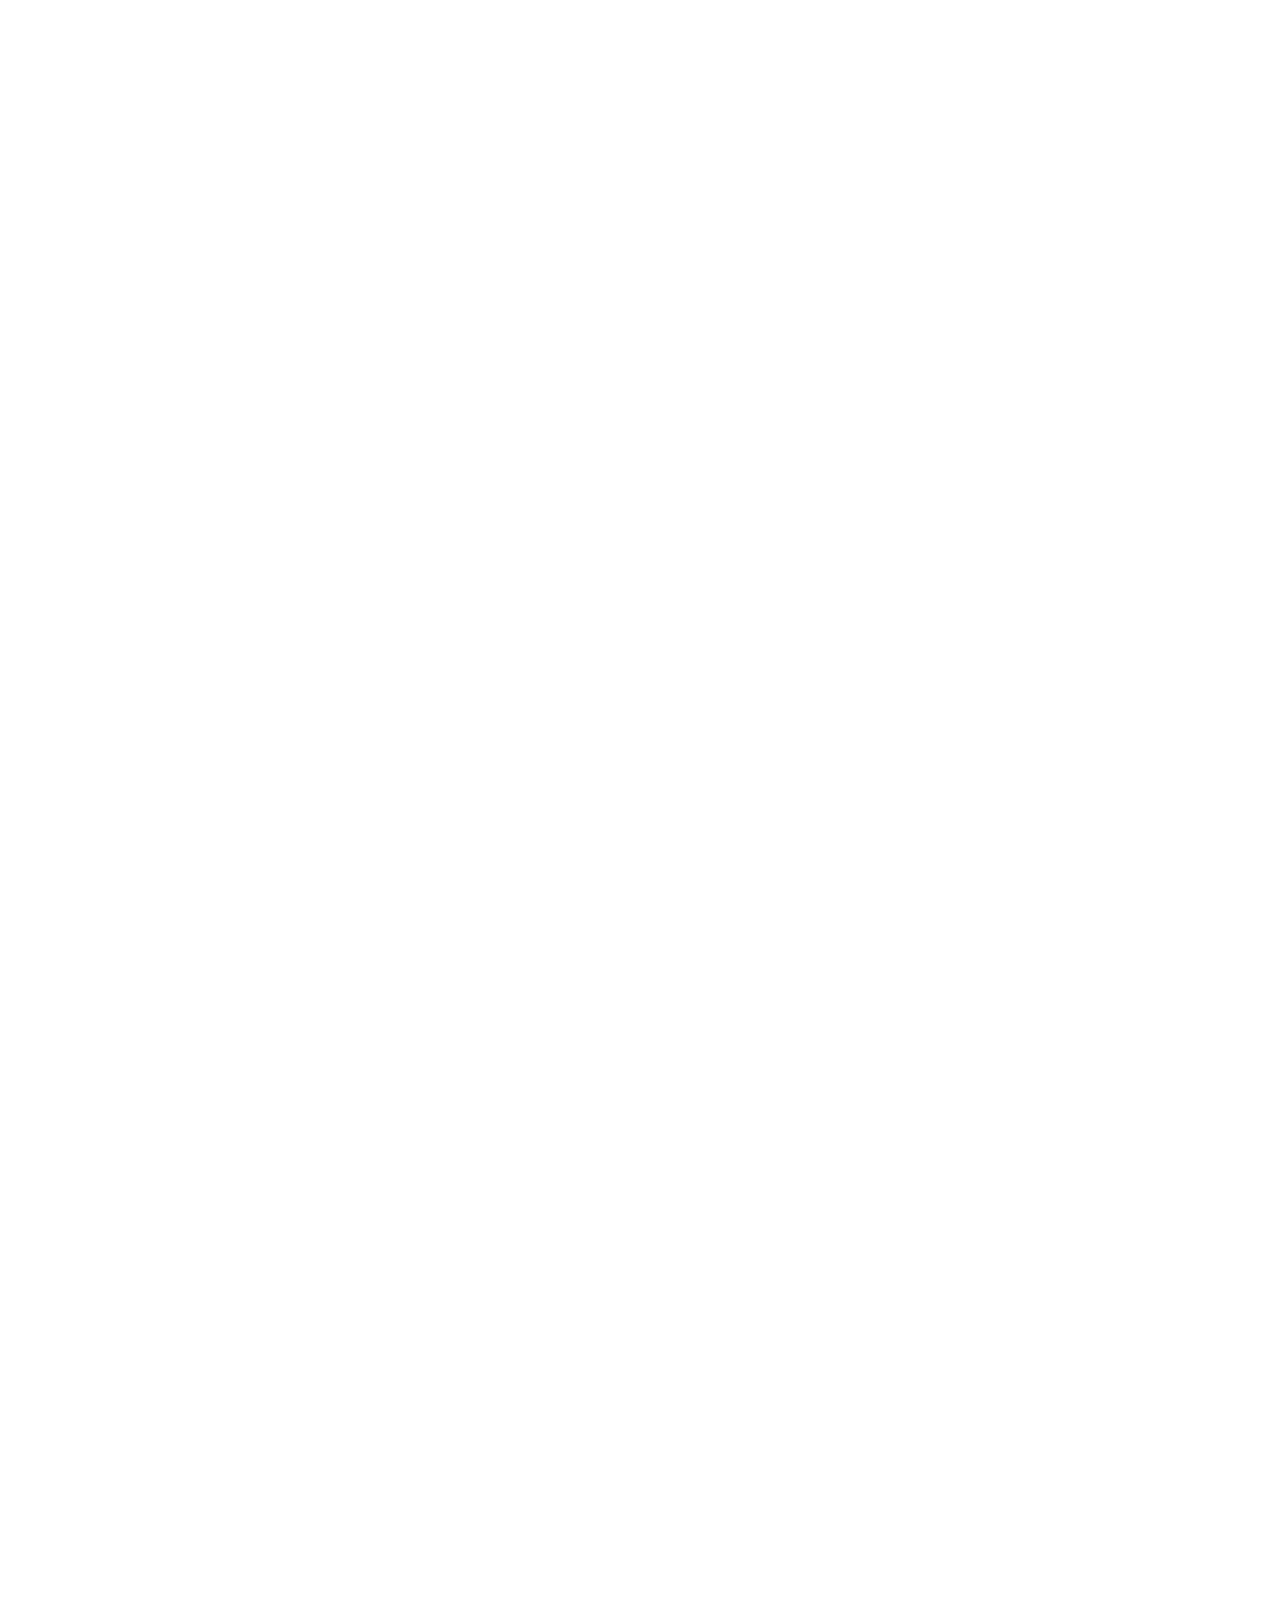
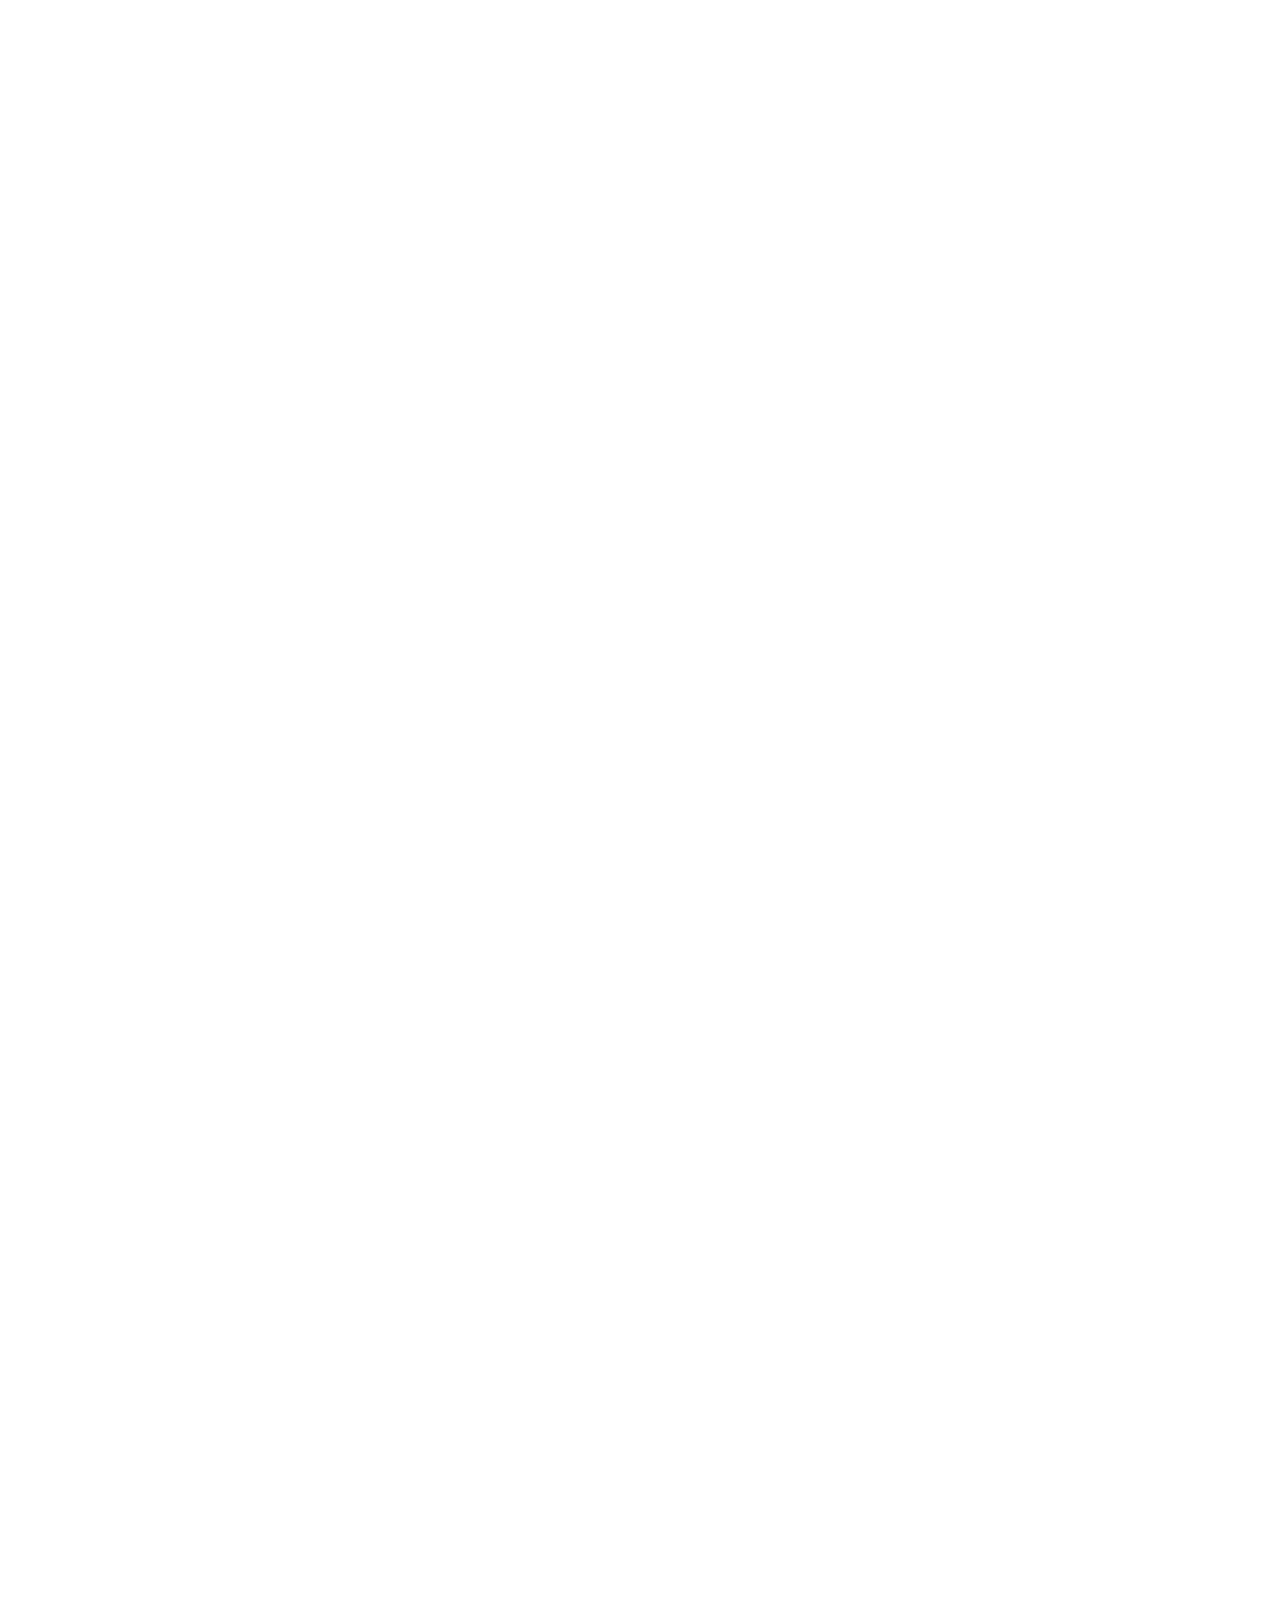
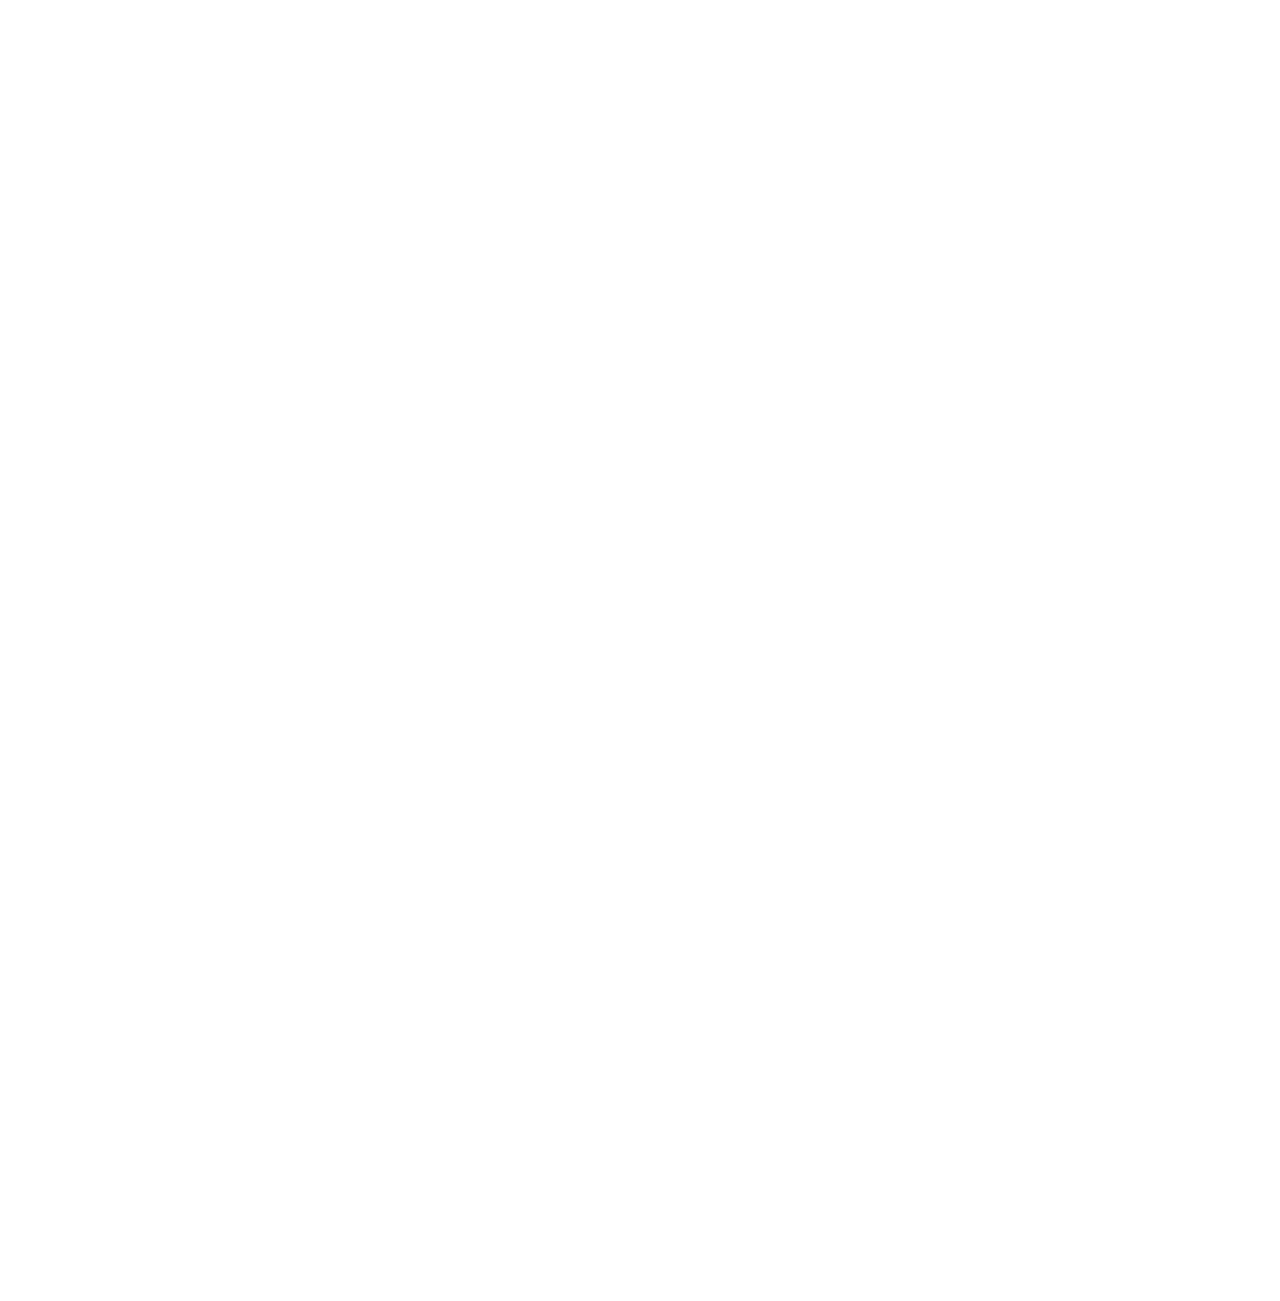
<file: Mobile/阿里移动端/html/ali-mobile.html>
<!DOCTYPE html>
<html>
	<head>
		<meta charset="UTF-8">
		<title></title>
		<link rel='stylesheet' href="../css/reset.css" />
		<link rel='stylesheet' href="../css/tool.css" />
		<link rel='stylesheet' href="../css/index.css" />
		<script>
			var dpr = 1 / window.devicePixelRatio;
			document.write('<meta name="viewport" content="width=device-width,user-scalable=no,initial-scale='+dpr+',minimum-scale='+dpr+',maximum-scale='+dpr+'" />')
			var fz = document.documentElement.clientWidth /9;
			document.getElementsByTagName('html')[0].style.fontSize = fz + 'px';
		</script>
	</head>
	<body>
		<header class="head">
			<a href="" class="h-scan"></a>
			<form action="" class="h-form pr">
				<i class="ico_search"></i>
				<input type="text" class="h-search" />
				<span>目的地/景点/酒店/门票</span>
			</form>
			<a href="" class="h-message"></a>
		</header>
		<section class="content">
			<div class="c-banner pr">
				<a href="" class="db">
					<img src="../img/seek.jpg" />		
				</a>
				<nav class="clearfix">
					<a href=""></a>
					<a href="" class="color"></a>
					<a href=""></a>
					<a href=""></a>
					<a href=""></a>
				</nav>
			</div>
			<div class="c-sort clearfix">
				<a href="">
					<img src="../img/sort1.jpg" />
				</a>
				<a href="">
					<img src="../img/sort2.png" />
				</a>
				<a href="">
					<img src="../img/sort3.png" />
				</a>				
				<a href="">
					<img src="../img/sort4.png" />
				</a>
				<a href="">
					<img src="../img/sort5.png" />
				</a>
				<a href="">
					<img src="../img/sort6.png" />
				</a>
				<a href="">
					<img src="../img/sort7.png" />
				</a>
				<a href="">
					<img src="../img/sort8.png" />
				</a>
			</div>
			<div class="c-sort2 clearfix">
				<a href="">
					<img src="../img/sort2-1.jpg"/>
				</a>
				<a href="">
					<img src="../img/sort2-2.png"/>
				</a>
				<a href="" class="noborder">
					<img src="../img/sort2-3.png"/>
				</a>
				<a href="">
					<img src="../img/sort2-4.png"/>
				</a>
				<a href="">
					<img src="../img/sort2-5.png"/>
				</a>	
				<a href="" class="noborder">
					<img src="../img/sort2-6.png"/>
				</a>
			</div>
			<div class="c-headline clearfix">
				<h3>
					<a href=""></a>
				</h3>
				<div class="ch-right">
					<a href="">
						<span>•</span>小时候妈妈的味道，你有多少年不曾尝...
					</a>
					<a href="">
						<span>•</span>周边游|容易被念错的广西小镇，看看...
					</a>
				</div>
			</div>
			<div class="c-fenge"></div>
			<div class="c-bargains clearfix">
				<a href="" class="traver pr">
					<i class="icon pa"></i>
					<span class="ct-text pa">限时品质促销</span>
					<span class="ct-money pa">¥<em>499</em>起</span>
				</a>
				<a href="" class="air-ticket pr">
					<i class="icon pa"></i>
					<span class="ct-text pa">有保障放心飞</span>
				</a>
				<a href="" class="grogshop pr">
					<i class="icon pa"></i>
					<span class="ct-text pa">想不到的低价</span>
				</a>
			</div>
			<div class="c-fenge"></div>
			<div class="direct-seeding">
				<div class="ds-title pr">
					<span class="title pa">
						阿里旅行直播
					</span>
				</div>
				<div class="ds-box">
					<a href="" class="dsb-left dsb clearfix">
						<span class="text1">深度玩转洱海</span>
						<span class="text2">游船趣味环游，更有好礼相送</span>
						<img src="../img/ds-box2.jpg" />
					</a>
					<a href="" class="dsb-right dsb clearfix">
						<span class="text1">深度玩转洱海</span>
						<span class="text2">游船趣味环游，更有好礼相送</span>
						<img src="../img/ds-box2.jpg" />
					</a>
				</div>
			</div>
<!--底边线-->			
			<div class="c-fenge"></div>
<!--周边游-->
			<div class="c-ambitus">
				<h3 class="ca-title">
					<span class="title">
						乐活周边游
					</span>
				</h3>
				<a href=" " class="ca-img db">
					<img src="../img/ambitus.jpg" />
				</a>
				<a href="" class="ca-text">
					京津冀这些地方，有钱都不敢去！据说有人都吓跪了...
				</a>
				<div class="ca-bottom clearfix">
					<a href="" class="left bg">玩转京津冀</a> 
					<span class="right">
						<a href="" class="zuo">6.6万</a>
						<a href="" class="you">652</a> 
					</span>
				</div>
				<ul class="ca-bottom2 clearfix">
					<li class="border">
						<a href="" class="cab-img db">
							<img src="../img/ca-bottom1.jpg" />
						</a>
						<a href="" class="ca-text2">
							在北京有一条为吃货而开的地铁，竟然可以转着圈儿..
						</a>
						<span class="cab-box clearfix">
							<a href="" class="text">北京潮生活</a> 
							<span class="right">
								<a href="" class="zuo">5094</a>
								<a href="" class="you">34</a> 
							</span>
						</span>
					</li>
					<li>
						<a href="" class="cab-img db">
							<img src="../img/ca-bottom1.jpg" />
						</a>
						<a href="" class="ca-text2">
							在北京有一条为吃货而开的地铁，竟然可以转着圈儿..
						</a>
						<span class="cab-box clearfix">
							<a href="" class="text">北京潮生活</a> 
							<span class="right">
								<a href="" class="zuo">5094</a>
								<a href="" class="you">34</a> 
							</span>
						</span>
					</li>
					<li class="border">
						<a href="" class="cab-img db">
							<img src="../img/ca-bottom1.jpg" />
						</a>
						<a href="" class="ca-text2">
							在北京有一条为吃货而开的地铁，竟然可以转着圈儿..
						</a>
						<span class="cab-box clearfix">
							<a href="" class="text">北京潮生活</a> 
							<span class="right">
								<a href="" class="zuo">5094</a>
								<a href="" class="you">34</a> 
							</span>
						</span>
					</li>
					<li>
						<a href="" class="cab-img db">
							<img src="../img/ca-bottom1.jpg" />
						</a>
						<a href="" class="ca-text2">
							在北京有一条为吃货而开的地铁，竟然可以转着圈儿..
						</a>
						<span class="cab-box clearfix">
							<a href="" class="text">北京潮生活</a> 
							<span class="right">
								<a href="" class="zuo">5094</a>
								<a href="" class="you">34</a> 
							</span>
						</span>
					</li>	
				</ul>
				<ul class="ca-jiaohu clearfix">
					<li>
						<a href="" class="cj-img db">
							<img src="../img/jiaohu1.jpg" />
						</a>
						<a href="" class="cj-name db">北京国家大剧院</a>
						<a href="" class="cj-money db">¥60</a>
					</li>
					<li>
						<a href="" class="cj-img db">
							<img src="../img/jiaohu1.jpg" />
						</a>
						<a href="" class="cj-name db">北京国家大剧院</a>
						<a href="" class="cj-money db">¥60</a>
					</li>
					<li>
						<a href="" class="cj-img db">
							<img src="../img/jiaohu1.jpg" />
						</a>
						<a href="" class="cj-name db">北京国家大剧院</a>
						<a href="" class="cj-money db">¥60</a>
					</li>
					<li>
						<a href="" class="cj-img db">
							<img src="../img/jiaohu1.jpg" />
						</a>
						<a href="" class="cj-name db">北京国家大剧院</a>
						<a href="" class="cj-money db">¥60</a>
					</li>
				</ul>
		<!--小底部重复样式-->		
				<a href="" class="ca-n db">
					发现N中种<span>周末玩法</span>>
				</a>
			</div>
<!--底边线-->			
			<div class="c-fenge"></div>
<!--旅行头条-->			
			<div class="c-headline2">
				<h3 class="ch2-title">
					<span class="title">
						旅行头条
					</span>
				</h3>
				<div class="ch2-img ch2-box">
					<a href=" " class="ca-img db">
						<img src="../img/ch2.jpg" />
					</a>
					<a href="" class="ca-text">
						最适合穷游的8个国家，全部白菜价！
					</a>
					<div class="ca-bottom clearfix">
						<a href="" class="left bg2">周末去哪玩</a> 
						<span class="right">
							<a href="" class="zuo">17.2万</a>
							<a href="" class="you">6138</a> 
						</span>
					</div>
				</div>
				<ul>
					<li class="ch2-box clearfix">
						<div class="box-left">
							<a href="" class="ca-text">
								全球签证最难的6个国家，过去3个算你厉害！
							</a>
							<div class="ca-bottom clearfix">
								<a href="" class="left bg2">一块旅行</a> 
								<span class="right">
									<a href="" class="zuo">13.9万</a>
									<a href="" class="you">1032</a> 
								</span>
							</div>
						</div>
						<a href="" class="box-right db">
							<img src="../img/ch2-box1.jpg" />
						</a>
					</li>
					<li class="ch2-box clearfix">
						<div class="box-left">
							<a href="" class="ca-text">
								全球签证最难的6个国家，过去3个算你厉害！
							</a>
							<div class="ca-bottom clearfix">
								<a href="" class="left bg2">一块旅行</a> 
								<span class="right">
									<a href="" class="zuo">13.9万</a>
									<a href="" class="you">1032</a> 
								</span>
							</div>
						</div>
						<a href="" class="box-right db">
							<img src="../img/ch2-box1.jpg" />
						</a>
					</li>
					<li class="ch2-box clearfix">
						<div class="box-left">
							<a href="" class="ca-text">
								全球签证最难的6个国家，过去3个算你厉害！
							</a>
							<div class="ca-bottom clearfix">
								<a href="" class="left bg2">一块旅行</a> 
								<span class="right">
									<a href="" class="zuo">13.9万</a>
									<a href="" class="you">1032</a> 
								</span>
							</div>
						</div>
						<a href="" class="box-right db">
							<img src="../img/ch2-box1.jpg" />
						</a>
					</li>
					<li class="ch2-box clearfix">
						<div class="box-left">
							<a href="" class="ca-text">
								全球签证最难的6个国家，过去3个算你厉害！
							</a>
							<div class="ca-bottom clearfix">
								<a href="" class="left bg2">一块旅行</a> 
								<span class="right">
									<a href="" class="zuo">13.9万</a>
									<a href="" class="you">1032</a> 
								</span>
							</div>
						</div>
						<a href="" class="box-right db">
							<img src="../img/ch2-box1.jpg" />
						</a>
					</li>
					<a href="" class="ca-n db">
						阅读更多<span>旅行头条</span>>
					</a>
				</ul>		
			</div>
<!--底边线-->			
			<div class="c-fenge"></div>	
<!--热门目的地-->		
			<div class="c-destinaton">
				<h3 class="cd-title">
					<span class="title">
						本月热门目的地
					</span>
				</h3>
				<nav class="cd-box clearfix">
					<a href="" class="cd-img db pr">
						<img src="../img/cd2.jpg" />
						<span class="text1 pa">丽江</span>
						<span class="text2 pa">故事之城 艳遇之都</span>
					</a>
					<a href="" class="cd-img db pr">
						<img src="../img/cd2.jpg" />
						<span class="text1 pa">丽江</span>
						<span class="text2 pa">故事之城 艳遇之都</span>
					</a>
					<a href="" class="cd-img db pr">
						<img src="../img/cd2.jpg" />
						<span class="text1 pa">丽江</span>
						<span class="text2 pa">故事之城 艳遇之都</span>
					</a>
				</nav>
				<a href="" class="ca-n db">
					搜索更多<span>目的地</span>>
				</a>
			</div>
			<div class="c-like">
				<h3 class="cl-title">
					<span class="title">
						猜你喜欢
					</span>
				</h3>
				<ul class="cl-box clearfix">
					<li class="pr">
						<a href="" class="clb-img db">
							<img src="../img/like1.jpg" />
						</a>
						<span  class="clb-dingwei clearfix pa">
								<a href="" class="lan">桂林</a>
								<a href="" class="bai">跟团游</a>
						</span>	
						<div class="clb-box">
							<a href="" class="clb-text1">
								阿里旅行专线贵州旅游5天4晚跟团游 贵阳黄果树 西江荔....
							</a>
							<div class="clearfix">
								<a href="" class="clb-text2">
									<span>¥</span>1799
								</a>
								<a href="" class="clb-text3">
									227人已买
								</a>
							</div>	
						</div>
					</li>
					<li class="pr border">
						<a href="" class="clb-img db">
							<img src="../img/like1.jpg" />
						</a>
						<span  class="clb-dingwei clearfix pa">
								<a href="" class="lan">桂林</a>
								<a href="" class="bai">跟团游</a>
						</span>	
						<div class="clb-box">
							<a href="" class="clb-text1">
								阿里旅行专线贵州旅游5天4晚跟团游 贵阳黄果树 西江荔....
							</a>
							<div class="clearfix">
								<a href="" class="clb-text2">
									<span>¥</span>1799
								</a>
								<a href="" class="clb-text3">
									227人已买
								</a>
							</div>	
						</div>
					</li>
					<li class="pr">
						<a href="" class="clb-img db">
							<img src="../img/like1.jpg" />
						</a>
						<span  class="clb-dingwei clearfix pa">
								<a href="" class="lan">桂林</a>
								<a href="" class="bai">跟团游</a>
						</span>	
						<div class="clb-box">
							<a href="" class="clb-text1">
								阿里旅行专线贵州旅游5天4晚跟团游 贵阳黄果树 西江荔....
							</a>
							<div class="clearfix">
								<a href="" class="clb-text2">
									<span>¥</span>1799
								</a>
								<a href="" class="clb-text3">
									227人已买
								</a>
							</div>	
						</div>
					</li>
					<li class="pr border">
						<a href="" class="clb-img db">
							<img src="../img/like1.jpg" />
						</a>
						<span  class="clb-dingwei clearfix pa">
								<a href="" class="lan">桂林</a>
								<a href="" class="bai">跟团游</a>
						</span>	
						<div class="clb-box">
							<a href="" class="clb-text1">
								阿里旅行专线贵州旅游5天4晚跟团游 贵阳黄果树 西江荔....
							</a>
							<div class="clearfix">
								<a href="" class="clb-text2">
									<span>¥</span>1799
								</a>
								<a href="" class="clb-text3">
									227人已买
								</a>
							</div>	
						</div>
					</li>
					<li class="pr">
						<a href="" class="clb-img db">
							<img src="../img/like1.jpg" />
						</a>
						<span  class="clb-dingwei clearfix pa">
								<a href="" class="lan">桂林</a>
								<a href="" class="bai">跟团游</a>
						</span>	
						<div class="clb-box">
							<a href="" class="clb-text1">
								阿里旅行专线贵州旅游5天4晚跟团游 贵阳黄果树 西江荔....
							</a>
							<div class="clearfix">
								<a href="" class="clb-text2">
									<span>¥</span>1799
								</a>
								<a href="" class="clb-text3">
									227人已买
								</a>
							</div>	
						</div>
					</li>
					<li class="pr border">
						<a href="" class="clb-img db">
							<img src="../img/like1.jpg" />
						</a>
						<span  class="clb-dingwei clearfix pa">
								<a href="" class="lan">桂林</a>
								<a href="" class="bai">跟团游</a>
						</span>	
						<div class="clb-box">
							<a href="" class="clb-text1">
								阿里旅行专线贵州旅游5天4晚跟团游 贵阳黄果树 西江荔....
							</a>
							<div class="clearfix">
								<a href="" class="clb-text2">
									<span>¥</span>1799
								</a>
								<a href="" class="clb-text3">
									227人已买
								</a>
							</div>	
						</div>
					</li>
				</ul>
			</div>
		</section>
		<footer class="foot">
			<a href="" class="page"></a>
			<a href="" class="discover"></a>
			<a href="" class="journey"></a>
			<a href="" class="me"></a>
		</footer>
	</body>
</html>
</file>
<file: Mobile/闲鱼移动端/css/index.css>
html {
  height: 100%;
  overflow: hidden;
}
body {
  height: 100%;
  overflow: auto;
  margin: 0;
  padding: 0;
}
input {
  padding: 0;
  margin: 0;
  border: none;
  -webkit-appearance: none;
}
a {
  -webkit-tap-highlight-color: transparent;
  text-decoration: none;
}
ul {
  margin: 0;
  padding: 0;
  list-style: none;
}
div,
p,
header,
footer {
  margin: 0;
  padding: 0;
}
.clearfix {
  _zoom: 1;
}
.clearfix:after {
  content: "";
  display: block;
  clear: both;
}
.header {
  position: absolute;
  z-index: 9;
  top: 0;
  left: 0;
  height: 0.7407407407407407rem;
  padding: 0.14492753623188406rem 0;
  width: 100%;
  background: #ffda44;
}
.header .search {
  float: left;
  margin-left: 0.30595813204508854rem;
  background-position: 0 0;
}
.header .word {
  float: left;
  margin-left: 0.499194847020934rem;
  border-radius: 0.04830917874396135rem;
  padding: 0.22544283413848631rem 0;
  height: 0.30595813204508854rem;
  width: 7.4396135265700485rem;
  line-height: 100%;
  text-align: center;
  font-size: 0.2898550724637681rem;
  color: #999;
  background-color: #fff;
}
.header .word .input {
  position: relative;
}
.header .word .input .plus {
  position: absolute;
  top: 0.0322061191626409rem;
  left: -0.43478260869565216rem;
  height: 0.30595813204508854rem;
  width: 0.322061191626409rem;
  background-position: 0 -0.7648953301127214rem;
}
.header .menu {
  float: left;
  margin-left: 0.499194847020934rem;
  background-position: -0.4750402576489533rem 0;
}
.img_background {
  background: url(../img/icon.png) no-repeat;
  background-size: 1.288244766505636rem 6.4412238325281805rem;
}
.header_ico {
  height: 0.7407407407407407rem;
  width: 0.46698872785829304rem;
  background: url(../img/icon.png) no-repeat;
  background-size: 1.288244766505636rem 6.4412238325281805rem;
}
.footer_ico {
  display: inline-block;
  vertical-align: top;
  height: 0.5797101449275363rem;
  width: 0.5636070853462157rem;
  background: url(../img/icon.png) no-repeat;
  background-size: 1.288244766505636rem 6.4412238325281805rem;
}
.main {
  margin: 1.0305958132045088rem 0 1.5136876006441224rem 0;
  background: #f3f5f9;
}
.main .navBox {
  width: 100%;
  overflow: hidden;
  position: relative;
}
.main .navBox .index {
  position: absolute;
  bottom: 0.322061191626409rem;
  right: 0.644122383252818rem;
}
.main .navBox .index .item {
  float: left;
  margin-right: 0.1610305958132045rem;
  height: 0.322061191626409rem;
  width: 0.322061191626409rem;
  border-radius: 50%;
  background: rgba(255, 255, 255, 0.5);
}
.main .navBox .index .cur {
  width: 0.8051529790660226rem;
  border-radius: 0.1610305958132045rem;
  background: rgba(255, 255, 0, 0.8);
}
.main .nav {
  height: 3.7198067632850242rem;
  width: 500%;
  transform: translateX(-20%);
  transition: all .3s;
  overflow: hidden;
}
.main .nav .item {
  float: left;
  height: 100%;
  width: 10rem;
}
.main .nav .item img {
  width: 100%;
}
.main .tags {
  height: 2.995169082125604rem;
  background: #fff;
}
.main .tags .item {
  float: left;
  width: 2.49597423510467rem;
  height: 100%;
  text-align: center;
}
.main .tags .item .title {
  padding-top: 0.18518518518518517rem;
  height: 0.5152979066022544rem;
  line-height: 0.5152979066022544rem;
  font-weight: bold;
  font-size: 0.35426731078904994rem;
  color: #484848;
}
.main .tags .item .title .name {
  position: relative;
}
.main .tags .item .detail {
  height: 0.45088566827697263rem;
  line-height: 0.45088566827697263rem;
  font-size: 0.2898550724637681rem;
  color: #939393;
}
.main .tags .item img {
  width: 1.9082125603864735rem;
}
.main .tags .item .i_hot {
  position: absolute;
  top: 0.01610305958132045rem;
  right: -0.4830917874396135rem;
  height: 0.322061191626409rem;
  width: 0.45088566827697263rem;
  background-position: 0 -1.103059581320451rem;
}
.main .list {
  margin-top: 0.27375201288244766rem;
  _zoom: 1;
}
.main .list .item {
  background: #fff;
  float: left;
  padding-top: 0.322061191626409rem;
  height: 1.7069243156199678rem;
  width: 4.959742351046699rem;
  margin: 0 0.024154589371980676rem 0.024154589371980676rem 0;
}
.main .list .item .info {
  float: left;
  padding-left: 0.322061191626409rem;
  width: 50%;
}
.main .list .item .info .title {
  height: 0.6924315619967794rem;
  line-height: 0.6924315619967794rem;
  font-size: 0.322061191626409rem;
  font-weight: bold;
  color: #393939;
}
.main .list .item .info .detail {
  line-height: 0.4025764895330113rem;
  font-size: 0.27375201288244766rem;
  color: #999;
}
.main .list .item .pic {
  position: relative;
  float: right;
  margin: 0.1610305958132045rem 0.2898550724637681rem 0 0;
}
.main .list .item .pic img {
  height: 1.0628019323671498rem;
}
.main .list .item .pic .i_hot {
  position: absolute;
  height: 0.5475040257648953rem;
  width: 0.6280193236714976rem;
  top: -0.2898550724637681rem;
  right: -0.1288244766505636rem;
  background-position: 0 -1.4412238325281803rem;
}
.main .activ {
  margin-top: 0.2898550724637681rem;
  height: 1.497584541062802rem;
}
.main .activ a {
  display: block;
}
.main .activ a img {
  width: 100%;
}
.main .show .tags {
  background: #fff;
  height: 1.143317230273752rem;
}
.main .show .tags .item {
  float: left;
  height: 100%;
  width: 50%;
  text-align: center;
}
.main .show .tags .item a {
  display: inline-block;
  height: 1.0628019323671498rem;
  padding: 0 0.0322061191626409rem;
  line-height: 1.0628019323671498rem;
  vertical-align: top;
  font-size: 0.37037037037037035rem;
  color: #c5c5c5;
  border-bottom: 0.0966183574879227rem solid transparent;
}
.main .show .tags .cur a {
  color: #333;
  border-color: #ffda44;
}
.footer {
  position: absolute;
  bottom: 0;
  left: 0;
  width: 100%;
  height: 1.0466988727858293rem;
  padding: 0.17713365539452497rem 0 0.2898550724637681rem 0;
  background: #fff;
}
.footer .item {
  float: left;
  text-align: center;
  width: 1.996779388083736rem;
  height: 100%;
}
.footer .item .title {
  height: 0.4830917874396135rem;
  line-height: 0.4830917874396135rem;
  font-size: 0.17713365539452497rem;
  color: #333;
}
.footer .item .ico {
  text-align: center;
  height: 0.5797101449275363rem;
}
.footer .item .i_home {
  background-position: 0 -2.0128824476650564rem;
}
.footer .item .i_town {
  background-position: 0 -2.5925925925925926rem;
}
.footer .item .i_msg {
  background-position: 0 -3.1723027375201287rem;
}
.footer .item .i_mine {
  background-position: 0 -3.752012882447665rem;
}
.footer .item .i_send {
  position: relative;
  top: -0.6280193236714976rem;
  height: 1.2077294685990339rem;
  width: 1.2721417069243155rem;
  background-position: 0 -4.331723027375201rem;
}
/*# sourceMappingURL=index.css.map */
</file>
<file: PC/Gome_index/css/global.css>
.fl{
	float:left;
}
.fr{
	float:right;
}
.UN{
	font-family:arial;
}
.icon{
	background:url(../img/gome_top_ad.jpg) no-repeat;
}
.ml_1-T{
	margin:1px 0 0 -1px;	
}
.mr_1-T{
	margin:1px 0 0 1px;
}
.ml_1{
	margin-left:-1px;
}
.gome_head{
	height:30px;
	background-color:#f8f8f8;
	border-bottom:1px solid #f3f3f3;
}
.gome_head_left{
	float:left;
	padding-left:86px;
}
.gome_head a{
	color:#888;
	font:12px/32px "宋体";
}
.gome_head_left a{
	float:left;
	margin-right:11px;
}
.gome_head_right{
	float:right;
	padding-right:73px;
}
.gome_head_right .service, .gome_head_right .mobile{
	vertical-align:-4px;
}
.gome_head_right a{
	float:left;
	font:12px/32px "宋体";
}
img[class="imgtriangle"]{
	padding-top:10px;
	margin-left:-7px;
}
.gome_head_right .line{
	float:left;
	width:1px;
	height:11px;
	background-color:#e6e6e6;
	margin:10px 10px 0 0;
}
.gome_head_right .my_gome{
	margin-left:21px;
}
.gome_head_right .net{
	margin-left:11px;
}
.wrap{
	width:1200px;
	margin:0 auto;
}
.foot{
	border-top:2px solid #cc0000;
	height:205px;
	background-color:#f7f7f7;
	padding-top:15px;
}
.foot_top .icon{
	display:inline-block;
	width:45px;
	height:45px;
	vertical-align:top;
	margin-right:11px;
}
.foot_top .title{
	color:#333;
	font:16px/16px "微软雅黑";
	padding-top:11px;
	margin-bottom:8px;
}
.foot_top .detail{
	color:#999;
	font:12px/12px "微软雅黑";
}
.foot_top .mr{
	margin-right:116px;
}
.foot_top .mr-2{
	margin-right:416px;
}
.foot_top_web .icon{
	display:inline-block;
	width:32px;
	height:25px;
	vertical-align:top;
}
.foot_top_web .public, .foot_top_code .public{
	color:#999;
	font:12px/12px "微软雅黑";
	margin-top:5px;
}
.foot_top_web .mr{
	margin-right:12px;
}
.foot_top_code .icon{
	display:inline-block;
	width:90px;
	height:90px;
	vertical-align:top;
}
.foot_top_detail_up{
	padding:39px 0 0;
}
.foot_top_detail_up a{
	float:left;
	color:#666;
	font:12px/12px "微软雅黑";
	margin:0 1.17em 1em 0;
}
.foot_top_detail_up .line{
	float:left;
	height:12px;
	font-size:12px;
	width: 1px;
	background-color:#ccc;
	margin:0 1.25em 0 0.42em;
}
.foot_top_detail_down{
	color:#999;
	font:12px/12px "微软雅黑";
	padding-bottom:10px;
}
.foot_bottom{
	border-top:1px solid #e6e6e6;
	padding-top:11px;
}
.foot_bottom .icon{
	display:inline-block;
	width:35px;
	height:32px;
	vertical-align:top;
}
.foot_bottom .detail{
	color:#999;
	font:12px/16px "微软雅黑";
}
.foot_bottom .name{
	margin-right:33px;
}
.foot_bottom .more .icon{
	width:212px;
	height:31px;
	display:inline-block;
	vertical-align:top;
	margin-top:15px;
}
.foot_top .house{
	background-position:0 -209px;
}
.foot_top .experience{
	background-position:-45px -209px;
}
.weixin{
	background-position:0 -254px;
}
.website{
	background-position:-32px -254px;
}
.saoma{
	background-position:0 -279px;
}
.beian{
	background-position:0 -382px;
}
.kexin{
	background-position:-35px -382px;
}
.chengxin{
	background-position:-70px -382px;
}
.police{
	background-position:-105px -382px;
}
.pingjia{
	background-position:-140px -382px;
}
.big{
	background-position:0 -420px;
}
</file>
<file: PC/Gome_index/css/tool.css>
.clearfix:after{
	content:"";
	display:block;
	clear:both;
}
</file>
<file: PC/Gome_index/css/index.css>
.container{
	width:1349px;
}
.sidebar{
	width:35px;
	height:333px;
	position:fixed;
	top:0;
	right:0;
	background-color:#5c5c5c;
}
.gome_logo{
	padding-top:9px;
}
.gome_slogan a{
	float:left;
	height:0;
	width:168px;
	margin-top:11px;
	padding-top:50px;
	overflow:hidden;
	background:url(../img/gome_在线logo.jpg) no-repeat;
}
.gome_activity a{
	float:left;
	height:0;
	width:100px;
	padding-top:50px;
	overflow:hidden;
	margin:11px 97px 0 20px;
	background:url(../img/gome_满减logo.jpg) no-repeat;
}
.gome_logo .search{
	color:#a5a5a5;
	width:414px;
	height:29px;
	font:13px/20px "微软雅黑";
	padding:0 0 1px 10px;
	margin-top:11px;
	border:2px solid #e3101e;
}
.topsearch .search_text{
	width:501px;
}
.search_text .img{
	margin:19px 0 0 -23px;
}
.search_text .topsearch_button{
	float:left;
	color:#fff;
	height:25px;
	font:16px/19px "微软雅黑";
	background-color:#e3101e;
	margin-top:11px;
	padding:9px 21px 0 16px;
	letter-spacing:2px;
}
.search_hot a{
	color:#a5a5a5;
	float:left;
	font:12px/27px "微软雅黑";
	margin-right:10px;
}
.search_hot .hot{
	color:#cc0000;
}
.shopping_car .carlink{
	display:inline-block;
	width:131px;
	height:40px;
	color:#5e5e5e;
	font:12px/58px "微软雅黑";
}
.shopping_car .tiangele{
	margin:0 7px 0 14px;
	padding-top:22px;
}
.shopping_car .carlink .tips{
	display:inline-block;
	margin-left:-4px;
}
.content_top_type .top_type_all_list{
	float:left;
	width:185px;
	height:40px;
	color:#fff;
	font:bold 16px/40px "微软雅黑";
	background-color:#474747;
	padding-left:15px;
}
.gome_banner{
	padding-top:8px;
}
.gome_banner .type_all_nav{
	padding-left:18px;
}
.gome_banner .type_all_nav li{
	float:left;
}
.type_all_nav a{
	color:#000;
	font:13px/38px "微软雅黑";
	margin-right:39px;
}
.type_all_nav .market{
	position:relative;
}
.market_pic{
	position:absolute;
	width:23px;
	height:14px;
	left:23px;
	top:0;
}
.type_all_nav .electric{
	position:relative;
}
.electric_pic{
	position:absolute;
	width:20px;
	height:14px;
	left:40px;
	top:0;
}
.gome_banner_may a{
	float:left;
	font:18px/38px "微软雅黑";
}
.gome_banner_may_name{
	color:#252525;
	margin-right:5px;
}
.gome_banner_may_price{
	color:#df000b;
}
.may_button_group{
	width:7px;
	height:16px;
	display:inline-block;
	margin:12px 15px 0 12px;
}
.may_botton_up, .may_botton_down{
	display:block;
	width:7px;
	height:4px;
	margin-bottom:8px;
}
.gome_banner_may{
	margin-top:2px;
}
.top_type_list{
	width:200px;
	height:450px;
	margin-top:-1px;
}
.top_type_list .list{
	background-color:#474747;
	opacity:0.8;
	padding:0 15px;
	vertical-align:top;
}
.top_type_list li a:hover{
	background-color:red;
	opacity:0.7;
}
.top_type_list .list li a{
	float:left;
	color:#fff;
	font:14px/30px "微软雅黑";
	margin-right:7px;
}
.top_type_list .list li .no_mr{
	margin-right:0;
}
.top_type_list .type{
	border-bottom:1px solid #93858e;
}
.top_type_list .fifth .noBor{
	height:116px;
}
.banner_pic .banner_main_pic{
	margin-top:-1px;
}
.gome_banner_content .news{
	width:250px;
	height:449px;
	border-top:1px solid #e6e6e6;
	background-color:#f5f6f6;
}
.news .news_type{
	padding-bottom:5px;
} 
.gome_news_title{
	color:#666;
	float:left;
	font:bold 16px/18px "黑体";
}
.news_group{
	width:230px;
	padding:13px 0 7px 15px;
}
.gome_news_more a{
	float:right;
	width:37px;
	height:12px;
	color:red;
	margin-right:11px;
	font:12px/12px "微软雅黑";
	background:url(../img/gome_news_rightrow.jpg) 32px 3px no-repeat;
}
.news_detail .news_main{
	display:block;
	margin-left:19px;
}
.news_main a{
	float:left;
	font:12px/24px "新宋体";
}
.news_detail .text{
	color:#666;
}
.news_detail .news_main .hot{
	color:#e3101e;
}
.news_main .title{
	margin-right:8px;
	color:#999;
}
.news_type_line{
	width:250px;
	border-bottom:1px solid #f3eaf0;
	padding-bottom:5px;
}
.spirite_ad{
	width:100%;
	height:237px;
}
.ad_box{
	padding:8px 0 0 21px;
}
.ad_box li{
	width:52.5px;
	margin-bottom:16px;
	text-align:center;
}
.spirite_ad .ad_box .icon{
	display:inline-block;
	width:30px;
	height:30px;
	vertical-align:top;
}
.charge{
	background-position:0 0;
}
.isurance{
	background-position:-30px 0;
}
.game{
	background-position:-60px 0;
}
.travel{
	background-position:-90px 0;
}
.pig{
	background-position:0 -30px;
}
.precious{
	background-position:-30px -30px;
}
.movie{
	background-position:-60px -30px;
}
.show{
	background-position:-90px -30px;
}
.investiment{
	background-position:0 -60px;
}
.loan{
	background-position:-30px -60px;
}
.tag{
	background-position:-60px -60px;
}
.income{
	background-position:-90px -60px;
}
.apple{
	background-position:-120px 0px;
}
.huawei{
	background-position:-209px 0px;
}
.samsung{
	background-position:-120px -30px;
}
.mi{
	background-position:-290px 0;
}
.oppo{
	background-position:-120px -60px;
}
.meizu{
	background-position:-375px 0;
}
.honor{
	background-position:-220px -60px;
}
.le{
	background-position:-465px 0;
}
.vivo{
	background-position:-120px -90px;
}
.virus{
	background-position:-217px -30px;
}
.man{
	background-position:0 -137px;
}
.exchange{
	background-position:0 -169px;
}
.repair{
	background-position:-40px -169px;
}
.delay{
	background-position:-80px -169px;
}
.recycle{
	background-position:-120px -169px;
}
.center{
	background-position:-160px -169px;
}
.spirite_ad .ad_box a{
	display:inline-block;
	color:#888;
	font:12px/34px "微软雅黑";
	width:100%;
	position:relative;
}
.ad_box li .triangle{
	position:absolute;
	width:6px;
	height:3px;
	bottom:0;
	left:23px;
}
.newside{
	margin-top:-1px;
}
.banner_pic{
	width:750px;
	position:relative;
}
.bg{
	position:absolute;
	left:0;
	bottom:0;
	width:100%;
	height:30px;
	background-color:#555;
	opacity:0.4;
}
.banner_ad_text_info{
	position:absolute;
	left:0;
	bottom:0;
	width:100%;
	height:30px;
}
.banner_ad_text_info .text{
	position:absolute;
	left:0;
	bottom:0;
	text-align:center;
}
.banner_ad_text_info .text a{
	float:left;
	color:#fff;
	width:74px;
	font:12px/30px "微软雅黑";
}
.banner_ad_text_info .text .line{
	float:left;
	width:1px;
	height:30px;
	background-color:#fff;
	opacity:0.4;
}
.main_top_title{
	line-height:34px;
}
.main_top_selection{
	position:relative;
	width:1198px;
	height:558px;
	border:1px solid #d1d1d1;
	background-color:palegreen;
	background:url(../img/detail_sale_group_bgline.jpg) right top no-repeat;
}
.main_top_sale{
	position:relative;
}
.sale_text{
	position:absolute;
	width:130px;
	height:77px;
	top:150px;
	left:34px;
	text-align:center;
}
.sale_text .deadtime{
	font:bold 14px/14px "微软雅黑";
	color:#646464;
}
.sale_text .product{
	font:20px/20px "微软雅黑";
	color:#191919;
}
.sale_text .surprise{
	font:18px/18px "微软雅黑";
	color:#191919;
}
.surprise .hot{
	color:#fb404a;
}
.main_top_sale a{
	display:inline-block;
}
.sale_group{
	position:absolute;
	width:500px;
	height:560px;
	left:199px;
	top:-1px;
}
.selection_leader{
	display:inline-block;
}
.sale_group .pic_box{
	position:relative;
}
.pic_box .text{
	position:absolute;
	width:100%;
	height:75px;
	top:0;
	left:0;
	margin:25px 0 0 40px;
}
.pic_box .text span{
	display:block;
}
.pic_box .text .title{
	color:#0c0e10;
	font:bold 18px/18px "微软雅黑";
	margin-bottom:8px;
}
.pic_box .text .detail{
	color:#242627;
	font:16px/16px "微软雅黑";
}
.main_top_selection .detail_sale_group{
	position:absolute;
	width:499px;
	height:558px;
	right:0;
	top:0;
}
.main_top_selection .detail_sale_group .ml_1{
	margin-left:1px;
}
.main_top_selection .detail_sale_group .img_box{
	position:relative;
}
.main_top_selection .detail_sale_group .img_box .text{
	position:absolute;
	width:209px;
	height:50px;
	top:0;
	right:0;
	padding:23px 0 0 40px;
}
.img_box .text span{
	display:block;
}
.main_top_selection .img_box .text .title{
	color:#e42436;
	font:bold 18px/18px "微软雅黑";
	margin-bottom:8px;
}
.main_top_selection .img_box .text .detail{
	color:#282828;
	font:16px/16px "微软雅黑";
}
.finance_box{
	width:100%;
	/*height:228px;*/
	background-color:#f9f9f9;
	position:relative;
	border:1px solid #d0d0d0;
	margin-bottom:10px;
}
.finance_box .img_box{
	position:absolute;
	width:500px;
	height:230px;
	left:199px;
	top:-1px;
}
.img_box .img_box_text{
	position:absolute;
	width:220px;
	height:200px;
	top:0;
	left:271px;
}
.finance_box .first_box{
	width:199px;
	height:204px;
	padding-top:24px;
	text-align:center;
}
.finance_box .first_box span{
	display:block;
}
.finance_box .first_box .title{
	color:#161616;
	font:bold 24px/24px "微软雅黑";
}
.finance_box .first_box .intro{
	color:#4f4f4f;
	font:14px/14px "微软雅黑";
	margin:5px 0 16px 0;
}
.finance_box .first_box .bgtriangle{
	display:inline-block;
	color:#c90409;
	font:12px/12px "微软雅黑";
	border:1px solid #ee8787;
	background:url(../img/finance_triangle.jpg) 75px 6px no-repeat;
	padding:5px 33px 5px 20px;
	margin-top:10px;
}
.finance_box .img_box .img_box_text span{
	display:block;
}
.img_box .img_box_text .title{
	margin-top:70px;
	font:bold 28px/28px "微软雅黑";
	color:#fff;
}
.img_box .img_box_text .detail{
	font:16px/16px "微软雅黑";
	margin:7px 0 11px 0;
	color:#fff;
}
.img_box .img_box_text .click{
	font:14px/14px "微软雅黑";
	color:#5e2c02;
	display:inline-block;
	padding:3px 22px 3px 11px;
	background:url(../img/investiment_bg.jpg) 75px 6px no-repeat;
	background-color:#f6a91d;
	margin-left:2px;
}
.finance_box .third_box{
	width:209px;
	height:204px;
	padding:24px 0 0 40px;
	border-right:1px solid #e9e9e9;
	display:inline-block;
	position:absolute;
	right:251px;
	top:0;
}
.finance_box .fourth_box{
	width:210px;
	height:204px;
	padding:24px 0 0 40px;
	display:inline-block;
	position:absolute;
	right:0;
	top:0;
}
.stay{
	background-position:0 -90px;
}
.money{
	background-position:-21px -90px;
}
.finance_box .third_box .icon, .finance_box .fourth_box .icon{
	display:inline-block;
	width:21px;
	height:21px;
	vertical-align:top;
}
.third_box .title, .fourth_box .title{
	color:#1c1c1c;
	font:bold 18px/18px "微软雅黑";
}

.third_box .detail, .fourth_box .detail{
	color:#4c4c4c;
	font:16px/16px "微软雅黑";
	margin:6px 0 29px 0;
}
.third_box .percent, .fourth_box .percent{
	font:48px/48px "微软雅黑";
	color:#c50307;
	margin-right:15px;
	text-align:center;
}
.third_box .click, .fourth_box .click{
	display:inline-block;
	font:18px/18px "微软雅黑";
	color:#fb6766;
	margin:33px 0 0 -5px;
	padding:5px 53px 7px 54px;
	border:1px solid #ed8394;
}
.main_top_perhaps .main_top_title .perhaps{
	width:107px;
	height:16px;
	display:inline-block;
	vertical-align:top;
}
.perhaps{
	margin:9px 0 0 -6px;
	background-position:0 -111px;
}
.perhaps_box{
	height:192px;
	border:1px solid #dcdcdc;
	padding:18px 0px 2px 24px;
}
.main_top_perhaps .more_select{
	font:12px/34px "微软雅黑";
	padding-top:2px;
}
.main_top_perhaps .more_select a{
	color:#2c2c2c;
}
.main_top_perhaps .more_pic{
	display:inline-block;
	width:8px;
	height:10px;
	vertical-align:top;
}
.more_pic{
	margin:13px 1px 0 0;
	background-position:0 -127px;
}
.perhaps_box .clearfix li{
	width:173px;
	margin-right:25px;
}
.perhaps_box .clearfix .fl .pic_detail{
	padding:18px 0 5px 0;
}
.perhaps_box .clearfix .fl .pic_detail span{
	display:block;
	font:12px/12px "微软雅黑";
	color:#2c2c2c;
	margin-bottom:9px;
}
.perhaps_box .clearfix .fl .pic_detail .price{
	color:#e91a0a;
}
.perhaps_box .clearfix .fl .pic_box{
	margin-top:2px;
	padding-left:18px;
}
.perhaps_box .clearfix .nomr{
	margin-right:0;
}
.main_middle{
	margin-top:29px;
}
.mobile .mobile_head{
	border-bottom:2px solid #202020;
}
.mobile .mobile_main{
	background:url(../img/one_flor_bgline.jpg) no-repeat;
}
.mobile_head .main_head{
	width:208px;
	color:#11296b;
	height:27px;
	font:bold 20px/20px "黑体";
	padding:6px 0 0 2px;
	word-spacing:-5px;
}
.mobile_head .mobile_text .text_box a{
	float:left;
	color:#111;
	font:14px/14px "微软雅黑";
	padding:12px 16px 9px;
}
.mobile .mobile_head .text_box a:hover{
	background-color: #202020;
	color:#fff;
	opacity:0.8;
}
.mobile_head .mobile_text .text_box a:hover{
	background-color: #202020;
	color:#fff;
	opacity:0.8;
}
.banner_ad_text_info .text a:hover{
	background-color:#333;
	color:#fff;
	opacity:0.8;
}
.detail_sale_group_another .wide .img_main{
	position:relative;
	width:569px;
	height:259px;
}
.wide .img_main .text_info{
	position:absolute;
	top:86px;
	left:323px;
}
.narrow_group_detail{
	width:569px;
}
.img_main .text_info .title{
	color:#fff;
	font:bold 24px/24px "微软雅黑";
}
.img_main .text_info .detail{
	color:#fff;
	font:14px/14px "微软雅黑";
	margin:8px 0 20px 0;
}
.img_main .text_info .click{
	display:inline-block;
	color:#fff;
	font:14px/14px "微软雅黑";
	padding:2px 3px;
	border:1px solid #fff;
}
.mobile_main .lead{
	width:209px;
	border-right:1px solid #e0e0e0;
}
.cellphone_box{
	position:relative;
}
.cellphone_box .text_box{
	position:absolute;
	top:22px;
	left:20px;
}
.cellphone_box .text_box span{
	display:block;
}
.cellphone_box .text_box .title{
	color:#101110;
	font:bold 18px/18px "微软雅黑";
}
.cellphone_box .text_box .detail{
	color:#302c2c;
	font:14px/14px "微软雅黑";
	margin-top:10px;
}
.lead .service{
	padding:12px 9px 10px 20px;
	background-color:#fdd0c7;
}
.lead .service a{
	float:left;
	margin-right:34px;
	color:#111;
	font:bold 14px/30px "微软雅黑";
}
.lead .surprise{
	padding:10px 55px 6px 20px;
	background-color:#fdebe9;
}
.lead .surprise a{
	float:left;
	font:12px/30px "微软雅黑";
	color:#5b5b5b;
}
.lead .surprise .hot{
	color:#cc050a;
}
.surprise .sur-left{
	margin-right:26px;
}
.mobile_main .detail_sale_group{
	width:419px;
	background-color:#eee;
}
.mobile_main .detail_sale_group .mr_1{
	margin-left:1px;
}
.mobile_main .detail_sale_group .img_box{
	position:relative;
}
.mobile_main .detail_sale_group .img_box .text{
	position:absolute;
	top:0;
	left:0;
	padding:19px 0 0 19px;
}
.mobile_main .img_box .text .title{
	color:#343233;
    font: bold 16px/16px "微软雅黑";
    margin-bottom:6px;
}
.mobile_main .img_box .text .detail{
	color:#6b6768;
	font:14px/14px "微软雅黑";
}
.detail_sale_group_another{
	width:569px;
}
.detail_sale_group_another .wide{
	width:569px;
	height:260px;
	border-right:1px solid #eee;
}
.mobile_main .detail_sale_group_another .narrow{
	position:relative;
}
.mobile_main .detail_sale_group_another .narrow .text{
	position:absolute;
	top:0;
	left:0;
	padding:19px 0 0 19px;
}
.mobile_main .detail_sale_group_another .narrow .narrowtext{
	position:absolute;
	top:0;
	left:0;
	padding:19px 0 0 20px;
	width:169px;
	color:#363636;
	font:14px/14px "微软雅黑";
}
.narrow .img_box .narrowtext .title{
	margin-bottom:4px;
}
.img_box .narrowtext .detail .hot{
	color:#f35961;
}
.detail_sale_group_another .bor{
	border-right:1px solid #eee;
}
.corporation_ad{
	background-color:#f6f6f6;
	padding:15px 0px 15px 41px;
}
.corporation_ad li{
	margin-right:25px;
}
.corporation_ad .no_mr{
	margin-right:0;
}
.apple .tag-a .apple{
	display:inline-block;
	width:89px;
	height:30px;
	vertical-align:top;
}
.samsung .tag-c .samsung{
	display:inline-block;
	width:97px;
	height:30px;
	vertical-align:top;
}
.oppo .tag-e .oppo,.virus .tag-j .virus{
	display:inline-block;
	width:100px;
	height:30px;
	vertical-align:top;
}
.huawei .tag-b .huawei{
	display:inline-block;
	width:81px;
	height:30px;
	vertical-align:top;
}
.mi .tag-d .mi{
	display:inline-block;
	width:85px;
	height:30px;
	vertical-align:top;
}
.meizu .tag-f .meizu, .vivo .tag-i .vivo{
	display:inline-block;
	width:90px;
	height:30px;
	vertical-align:top;
}
.honor .tag-g .honor{
	display:inline-block;
	width:95px;
	height:30px;
	vertical-align:top;
}
.le .tag-h .le{
	display:inline-block;
	width:80px;
	height:30px;
	vertical-align:top;
}
.home_head .main_head{
    width: 208px;
    color:#11296b;
    height: 27px;
    word-spacing: -5px;
    font: bold 20px/20px 黑体;
    padding: 6px 0px 0px 2px;
}
.home_head .home_text .text_box a{
    float: left;
    color: #111;
    font: 14px/14px "微软雅黑";
    padding: 12px 16px 9px;
}
.home_head .home_text .text_box a:hover{
	background-color: #202020;
	color:#fff;
	opacity:0.8;
}
.main_middle .home{
    padding-top: 19px;
}
.home_head {
    border-bottom: 2px solid #202020;
}
.home_container .lead{
 	width: 209px;
    border-right: 1px solid #e0e0e0;
}
.home_container .lead .surprise .sur-left {
    margin-right: 38px;
}
.home_head .home_text {
    position: relative;
}
.home_main .home_text .home_img{
    position: absolute;
    width:359px;
    height: 478px;
    left: 0;
    bottom: -480px;
}
.home_img .home_img_box{
	position: absolute;
	width:359px;
	height:95px;
	bottom:0;
	left:0;
}
.home_img .home_img_box .bg{
	position: absolute;
	left: 0;
	top: 0;
	width: 100%;
	height:95px;
	background-color:#303169;
	opacity:0.1;
}
.home_img .home_img_box .img_box_text{
	text-align:center;
}
.home_img .home_img_box .img_box_text .title{
	color:#fff;
	font:bold 24px/24px "微软雅黑";
	margin:15px 0 8px 0;
}
.home_img .home_img_box .img_box_text .detail_text{
	color:#fff;
	font:14px/14px "微软雅黑";
}
.mobile .mobile_head .text_box{
	position:relative
}
.mobile .mobile_head .text_box a{
	float: left;
    color: #111;
    font: 14px/14px "微软雅黑";
    padding: 12px 16px 9px;
}
.main_bottom .sale .sale_head, .main_bottom .shaidan .shaidan_head{
	color:#333;
	display:inline-block;
	font:20px/20px "微软雅黑";
	margin:26px 0 10px 0;
}
.main_bottom .shaidan .shaidan_head{
	width:418px;
}
.sale_main{
	padding:20px 39px 0 36px;
	border:1px solid #e6e6e6;
	margin-left:-1px;
}
.sale_main li{
	width:120px;
	margin-right:75px;
}
.sale_main .no_mr{
	margin-right:0;
}
.sale_main .product{
	padding:25px 0 20px 0;
}
.sale_main .product .title{
	color:#666;
	font:12px/12px "微软雅黑";
	margin-bottom:7px;
}
.sale_main .product .price{
	color:#e3101e;
	font:12px/12px "微软雅黑";
}
.main_bottom .shaidan_main{
	height:216px;
	margin-left:-1px;
	border:1px solid #e6e6e6;
}
.shaidan_head .more a{
	margin-top:2px;
	color:#000;
	width:113px;
	height:12px;
	font:12px/12px "微软雅黑";
	background:url(../img/shaidantriangle.jpg) 99px 0 no-repeat;
}
.shaidan_head .more .v{
	color:#999;
	margin-left:6px;
}
.shaidan .pic{
	padding:20px 45px 0 44px;
}
.shaidan_main .mr{
	margin-right:89px;
}
.comment{
	padding-left:10px;
	padding-top:10px;
}
.comment .icon{
	display:inline-block;
	width:32px;
	height:32px;
	vertical-align:top;
	margin-right:12px;
}
.comment .icon .name{
	color:#999;
	margin-top:42px;
	font:12px/12px "微软雅黑";
}
.comment .detail{
	width:142px;
	height:27px;
	padding:13px 0 12px 0;
	color:#666;
	background-color:#f8f8f8;
	font:12px/17px "微软雅黑";
}
.comment .mr{
	margin-right:23px;
}
.main_bottom .recycle_group{
	height:70px;
	background-color:#f5f5f5;
	margin:34px 0 20px 0;
	border:1px solid #f5f5f5;
	padding-left:58px;
}
.recycle_group .name{
	font:bold 18px/70px "微软雅黑";
}
.recycle_group .icon{
	display:inline-block;
	width:40px;
	height:40px;
	vertical-align:top;
	margin:16px 3px 0 0;
}
.recycle_group .fl{
	margin-right:118px;
}
.recycle_group .no_mr{
	margin-right:0;
}
.main_bottom .last{
	padding:0 0 19px 19px;
}
.main_bottom .last .logistics{
	width:254px;
	padding-right:10px;
}
.main_bottom .last .center{
	width:115px;
	padding-right:10px;
}
.main_bottom .last .logistics dt{
	color:#5e5e5e;
	font:16px/16px "微软雅黑";
	margin-bottom:3px;
}
.main_bottom .last .logistics dd a{
	color:#a5a5a5;
	font:12px/12px "微软雅黑";
}
.main_bottom .last .logistics dd{
	margin-bottom:3px;
}
.foot{
	border-top:2px solid #cc0000;
	height:205px;
	background-color:#f7f7f7;
	padding-top:15px;
}
.foot_top .icon{
	display:inline-block;
	width:45px;
	height:45px;
	vertical-align:top;
	margin-right:11px;
}
.foot_top .title{
	color:#333;
	font:16px/16px "微软雅黑";
	padding-top:11px;
	margin-bottom:8px;
}
.foot_top .detail{
	color:#999;
	font:12px/12px "微软雅黑";
}
.foot_top .mr{
	margin-right:116px;
}
.foot_top .mr-2{
	margin-right:416px;
}
.foot_top_web .icon{
	display:inline-block;
	width:32px;
	height:25px;
	vertical-align:top;
}
.foot_top_web .public, .foot_top_code .public{
	color:#999;
	font:12px/12px "微软雅黑";
	margin-top:5px;
}
.foot_top_web .mr{
	margin-right:12px;
}
.foot_top_code .icon{
	display:inline-block;
	width:90px;
	height:90px;
	vertical-align:top;
}
.foot_top_detail_up{
	padding:39px 0 0;
}
.foot_top_detail_up a{
	float:left;
	color:#666;
	font:12px/12px "微软雅黑";
	margin:0 1.17em 1em 0;
}
.foot_top_detail_up .line{
	float:left;
	height:12px;
	font-size:12px;
	width: 1px;
	background-color:#ccc;
	margin:0 1.25em 0 0.42em;
}
.foot_top_detail_down{
	color:#999;
	font:12px/12px "微软雅黑";
	padding-bottom:10px;
}
.foot_bottom{
	border-top:1px solid #e6e6e6;
	padding-top:11px;
}
.foot_bottom .icon{
	display:inline-block;
	width:35px;
	height:32px;
	vertical-align:top;
}
.foot_bottom .detail{
	color:#999;
	font:12px/16px "微软雅黑";
}
.foot_bottom .name{
	margin-right:33px;
}
.foot_bottom .more .icon{
	width:212px;
	height:31px;
	display:inline-block;
	vertical-align:top;
	margin-top:15px;
}
</file>
<file: PC/Gome_index/css/index-fix.css>
.clearfix{
	zoom:1;
}
.gome_main{
	width:1200px;
	padding-left:74.5px;
}
.body{
	position:relative;
	background-attachment:fixed;
	background-image: url(about:blank);
	font-family:"微软雅黑";
	overflow:hidden;
}
.container{
	overflow:hidden;
}
.gome_logo{
	display:inline;
	zoom:1;
}
.triangle{
	padding:10px 0 0 6px;
	margin-left:-7px;
}
.imgtriangle{
	margin-left:-6px;
}
.gome_head_left a, .gome_head_right a{
	line-height:36px;
}
.gome_head_right .mobile, .gome_head_right .service{
	padding-top:2px;
}
.gome_head_right .line{
	font-size:8px;
	float:left;
	width:1px;
	background-color:#e6e6e6;
	margin:10px 10px 0 0;
}
.sidebar{
	position:absolute;
	bottom:auto;
	top:expression(eval(document.documentElement.scrollTop));
}
.mobile .imgtriangle{
	padding-top:6px;
}
.service .imgtriangle{
	padding-top:7px;
}
.gome_head_right .net{
	margin-left:4px;
}
.second .service{
	padding-top:3px;
}
.gome_head_right .my_gome{
	margin-left:13px;
}
.search_text .topsearch_button{
	line-height:21px;
	font-weight:bold;
	margin-top:12px;
	height:25px;
	padding: 9px 19px 0 15px;
}
.topsearch{
	display:inline;
	margin-top:-1px;
	zoom:1;
	width:500px;
}
.gome_logo .search{
	line-height:30px;
	padding:0 0 1px 10px;
	margin-top:11px;
	border:2px solid #e3101e;
}
.shopping_car .carlink{
	display:inline;
	zoom:1;
}
.shopping_car .carlink .tips{
	display:inline;
	zoom:1;
	margin-top:1px;
}
.shopping_car .tiangele{
	margin-left:9px;
}
.top_type_list .list{
	filter:alpha(opacity=80);
	padding:6px 0 0 15px;
	height:29px;
}
.content_top_box{
	zoom:1;
	display:inline;
	overflow: hidden;
}
.newside{
	position:absolute;
	height:450px;
	right:72px;
	top:241px;
}
.gome_top_news{
	position:relative;
	width:250px;
	height:450px;
}
.may_button_group{
	display:inline;
	zoom:1;
	width: 7px;
    height: 16px;
    margin-top: 14px;
}
.top_type_list{
	height: 451px;
	background-color:#474747;
}
.top_type_list .list li a{
	line-height:14px;
	margin-right:7px;
}
.gome_banner_content{
	margin-top:-10px;
	overflow:hidden;
}
.top_type_list {
    margin-top: -1px;
    height:450px;
    /*background-color:#0CC65B;*/
    overflow: hidden;
}
.banner_pic{
	height:448px;
}
.top_type_list li a:hover{
	background-color:red;
	filter:alpha(opacity=80);
}
.list li{
	width:180px;
	margin:0 -10px 11px 0;
}
.type .no_mb{
	margin-bottom:2px;
}
.news_group{
    padding: 13px 0 7px 19px;
}
.news_detail .news_main{
    margin:0 0 10px 19px;
}
.news_detail .no_mb{
	margin-bottom:9px;
}
.gome_news_more a{
	font-size:13px;
	line-height:15px;
}
.gome_news_title{
	line-height:20px;
}
.news_main a{
	line-height:26px;
}
.news_main a {
    float:left;
    font: 12px/14px "新宋体";
}
.news_type_line{
	padding:4px 0 0;
}
.spirite_ad .ad_box a{
	display:inline;
	zoom: 1;
}
.content_top_box .nav a{
	line-height:46px;
}
.gome_banner_may a{
	font-size:20px;
	line-height:48px;
}
.may_botton_up, .may_botton_down{
	display: block;
    width: 7px;
    height: 4px;
    margin-bottom:-10px;
}
.gome_top_news{
	width:1200px;
}
.banner_ad_text_info .text a{
	font-size:12px;
	line-height:32px;
	width:74px;
}
.banner_ad_text_info .text .line{
	margin-top:2px;
	filter:alpha(opacity=40);
}
.banner_ad_text_info .text .finance{
	width:72px;
}
.bg{
	filter:alpha(opacity=40);
}
.main_top_sale a{
	display:inline;
	zoom:1;
}
.top_type_group{
	margin-top:3px;
}
.selection_leader{
	display:inline;
	zoom:1;
}
.selection_leader .main_top_sale{
	margin-left:-16px;
}
.pic_box .text .title{
	font-size:20px;
	line-height:22px;
	font-family:"微软雅黑";
}
.detail_sale_group{
	width:499px;
	height:558px;
}
.detail_sale_group li{
	width:249px;
}
.finance_box .third_box .icon, .finance_box .fourth_box .icon{
	display:inline;
	zoom:1;
}
.third_box .click, .fourth_box .click{
	display:inline;
	zoom:1;
	padding:7px 53px 2px 54px;
}
.finance_box .third_box{
	display:inline;
	zoom:1;
}
.finance_box .fourth_box{
	display:inline;
	zoom:1;
}
.more_pic{
	margin-top:0;
}
.perhaps{
	margin:1px 0 0 -6px;
	background-position:0 -111px;
}
.main_top_perhaps .main_top_title .perhaps{
	display:inline;
	zoom:1;
	vertical-align:top;
	overflow:hidden;
}
.main_top_perhaps .more_pic {
    display:inline;
	zoom:1;
    width: 8px;
    height: 10px;
    vertical-align:top;
    overflow:hidden;
}
.perhaps_box{
	margin-top:9px;
}
.main_top_perhaps .main_top_title{
	padding-top:8px;
}
.main_top_perhaps .more_select{
	font-size:12px;
	line-height:34px;
	padding-top:8px;
}
.mobile_head .main_head{
	line-height:24px;
}
.mobile_img .img_main {
    left:0;
    bottom:-262px;
}
.mobile_head .mobile_text .text_box a{
	line-height:16px;
}
.main_middle{
	margin-top:27px;
}
.cellphone_box .text_box .title{
	line-height:22px;
}
.cellphone_box .text_box .detail{
	margin-top:5px;
}
.cellphone_box .text_box{
	top: 21px;
    left:18px;
}
.lead .service{
	padding:13px 0 9px 20px;
}
.lead .service a{
	margin-right:30px;
}
.lead .surprise{
	padding:12px 55px 0 20px;
}
.lead .surprise a{
	line-height:27px;
}
.surprise .sur-left{
	width:60px;
}
.surprise .sur-right{
	width:48px;
}
.mobile_main .detail_sale_group{
	height:478px;
}
.mobile_main .detail_sale_group li{
	width:209px;
}
.mobile_main{
	overflow:hidden;
}
.mobile_main .detail_sale_group_another .narrow{
	width:189px;
}
.apple .tag-a .apple{
	display:inline;
	zoom:1;
	width:89px;
	height:30px;
	vertical-align:top;
}
.samsung .tag-c .samsung{
	display:inline;
	zoom:1;
	width:97px;
	height:30px;
	vertical-align:top;
}
.oppo .tag-e .oppo,.virus .tag-j .virus{
	display:inline;
	zoom:1;
	width:100px;
	height:30px;
	vertical-align:top;
}
.huawei .tag-b .huawei{
	display:inline;
	zoom:1;
	width:81px;
	height:30px;
	vertical-align:top;
}
.mi .tag-d .mi{
	display:inline;
	zoom:1;
	width:85px;
	height:30px;
	vertical-align:top;
}
.meizu .tag-f .meizu, .vivo .tag-i .vivo{
	display:inline;
	zoom:1;
	width:90px;
	height:30px;
	vertical-align:top;
}
.honor .tag-g .honor{
	display:inline;
	zoom:1;
	width:95px;
	height:30px;
	vertical-align:top;
}
.le .tag-h .le{
	display:inline;
	zoom:1;
	width:80px;
	height:30px;
	vertical-align:top;
}
.home_main .home_text .home_img{
    left: 0;
    bottom: -481px;
}
.img_main .text_info .click{
	display:inline;
	zoom:1;
	padding:3px 2px 0 3px;
}
.img_main .text_info .detail{
	margin:6px 0 18px 0;
}
.img_box .img_box_text .click{
	display:inline;
	zoom:1;
	padding:4px 22px 2px 11px;
}
.sale_main{
	margin:0;
	width:705px;
	height:196px;
}
.main_bottom .shaidan_main{
	height:215px;
	width:417px;
	padding-top:1px;
	margin:-11px 0 0 -1px;
	border:1px solid #e6e6e6;
}
.main_bottom .shaidan .shaidan_head{
	margin-bottom:12px;
}
.main_bottom .shaidan .shaidan_head .more{
	padding-bottom:15px;
	margin-right:8px;
}
.shaidan_head .more a {
    background: url(../img/shaidantriangle.jpg) 100px 0 no-repeat;
}
.shaidan_head .more{
	margin-top:-20px;
}
.shaidan .pic{
	padding:20px 0px 0 44px;
}
.main_bottom .recycle_group{
	font-weight:bold;
	font-size:18px;
	line-height:70px;
}
.recycle_group .name{
	display:inline;
	zoom:1;
	margin-top:3px;
}
.comment .icon {
    display:inline;
	zoom:1;
    width: 32px;
    height:32px;
    vertical-align:top;
    margin-right: 12px;
    overflow: hidden;
}
.foot{
	margin-left:-74.5px;
	width:1349px;
}
.foot_top{
	width:988px;
	overflow:hidden;
}
.banner_pic {
	background-color:#0000FF;
}
.foot_top .icon{
	display:inline;
	zoom:1;
}
.foot_top_code .icon{
	display:inline;
	zoom:1;
}
.foot_top_detail{
	width:1000px;
}
.foot_top_detail_up a{
	line-height:14px;
	margin:0 14px 12px 0;
}
</file>
<file: PC/Gome_index/css/detail.css>
.gome_content{
	width:1209px;
	margin:0 auto;
	padding-top:9px;
}
.title_group {
    padding: 10px 0 20px 0;
}
.gome_title a{
	display:inline-block;
	width:200px;
	height:0;
	background:url(../img/Gome_online.jpg) no-repeat;
	padding-top:45px;
	overflow:hidden;
}
.gome_slogan a{
	display:inline-block;
	width:90px;
	height:0;
	background:url(../img/Gome_shopping.jpg) no-repeat;
	padding-top:45px;
	overflow:hidden;
	margin:0 94px 0 14px;
}
.top_search{
	width:500px;
	margin-top:7px;
}
.top_search .search{
	width:415px;
	height:32px;
	border:3px solid #cc0000;
	color:#5e5e5e;
	font:12px/32px "微软雅黑";
	padding-left:10px;
}
.topsearch_button{
	background-color:#cc0000;
	color:#fff;
	border:3px solid #cc0000;
	font:18px/32px "微软雅黑";
	width:63px;
	text-align:center;
}
.search_hot a{
	float:left;
	color:#a5a5a5;
	font:12px/12px "微软雅黑";
	margin-right:9px;
	padding-top:7px;
}
.search_hot .hot{
	color:#cc0000;
}
.gome_shopping-car{
	height:38px;
}
.gome_shopping-car .shopping-car{
	display:inline-block;
	width:35px;
	height:38px;
	vertical-align:top;
}
.shopping-car{
	background-position:0 -484px;
}
.car-triangle{
	background-position:0 -461px;
}
.alltype-triangle {
    background-position: -42px -90px;
}
.serial_triangle{
	background-position: -430px -38px;
}
.detail-mobile_search{
	background-position: -437px -38px;
}
.page_box_lastpage{
	background-position: -486px -38px;
}
.page_box_nextpage{
	background-position: -497px -38px;
}
.others_money{
	background-position: -465px -38px;
}
.service_free{
	background-position: -326px -65px;
}
.loan_add{
	background-position: -328px -38px;
}
.loan_wishes{
	background-position: -343px -38px;
}
.mobile_order{
	background-position: -362px -38px;
}
.middle-3_real{
	background-position: -386px -38px;
}
.gome_shopping-car .word{
	color:#5e5e5e;
	padding:20px 11px 0 0;
	font:12px/18px "微软雅黑";
}
.gome_shopping-car .car-triangle{
	display:inline-block;
	width:28px;
	height:14px;
	margin-top:20px;
	vertical-align:top;
}
.gome_alltype{
	border:1px solid #e6e6e6;
}
.gome_shopping-car .car-triangle{
	display:inline-block;
	width:28px;
	height:14px;
	margin-top:20px;
	vertical-align:top;
}
.gome_alltype a{
	float:left;
	color:#333;
	font:16px/16px "微软雅黑";
	padding:12px 0 11px 13px;
}
.gome_alltype .alltype-triangle{
	display:inline-block;
	width:32px;
	height:13px;
	vertical-align:top;
	margin-left:52px;
}
.alltype_list {
    padding-left: 20px;
}
.alltype_list a{
	float:left;
	color:#333;
	font:bold 16px/16px "微软雅黑";
	margin-right:40px;
	padding:10px 0 9px 0;
}
.alltype_list a:hover{
	border-bottom:4px solid #cc0000;
	color:#cc0000;
}
.content_bgline{
	width:100%;
	height:4px;
	background:url(../img/content_bottom_bgline.jpg) repeat-x;
}
.serial .detail{
	padding:8px 0 6px 13px;
}
.serial .detail span{
	color:#5e5e5e;
	font:12px/12px "宋体";
}
.serial .detail .pruduct_name{
	color:#ccc;
}
.serial_triangle{
	vertical-align:top;
	width:5px;
	height:12px;
	display:inline-block;
	margin:0 7px;
}
.serial .number{
	padding:7px 0;
}
.serial .number span{
	color:#ccc;
	font:12px/12px "宋体";
}
.detail_main_middle .detail_main_middle-1{
	width:360px;
}
.detail_main_middle .detail_main_middle-2{
	width:620px;
	padding-left:20px;
}
.detail_main_middle .detail_main_middle-3{
	width:200px;
}
.detail_main_middle-1 .mobile_img{
	border:1px solid #d9d9d9;
	text-align:center;
	position:relative;
}
.detail_main_middle-1 .mobile_img .search{
	position:absolute;
	right:0;
	bottom:0;
}
.detail-mobile_search{
	display:inline-block;
	width:24px;
	height:24px;
	vertical-align:top;
}
.page_box .page_box_lastpage, .page_box .page_box_nextpage{
	display:inline-block;
	width:7px;
	height:14px;
	vertical-align:top;
}
.page_box .page_box_lastpage{
	margin:30px 15px 0 3px;
}
.page_box .page_box_nextpage{
	margin:30px 4px 0;
}
.page_box .mobile{
	float:left;
	border:1px solid #e6e6e6;
	margin:10px 10px 0 0;
}
.detail_main_middle-1 .others .compare_others{
	padding-top:12px;
}
.detail_main_middle-1 .others .compare_others .word{
	font:12px/12px "宋体";
	color:#5e5e5e;
	padding:1px 0 0 3px;
}
.detail_main_middle-1 .others .line{
	background-color:#ede6ed;
	width:1px;
	height:11px;
	margin:14px 10px 0;
	font-size:8px;
}
.detail_main_middle-1 .others .money{
	width:14px;
}
.detail_main_middle-1 .others .money .others_money{
	display:inline-block;
	width:14px;
	height:11px;
	vertical-align:top;
	margin-top:3px;
}
.detail_main_middle-1 .others .share{
	padding:12px 0 0 4px;
}
.detail_main_middle-1 .others .share a{
	color:#0066cc;
	font:12px/12px "宋体";
}
.detail_main_middle-2 span{
	font:12px/12px "宋体";
}
.detail_main_middle-2 .merchandise{
	color:#333;
	font:bold 18px/18px "微软雅黑";
}
.detail_main_middle-2 .tips{
	color:#cc0000;
	font:bold 17px/17px "微软雅黑";
	margin:4px 0 16px 0;
}
.detail_main_middle-2 .price_box .price{
	color:#cc0000;
	font:bold 31px/31px arial;
}
.detail_main_middle-2 .price_box .word{
	color:#a5a5a5;
	font-family:"微软雅黑";
	padding:12px 0 0 22px;
}
.detail_main_middle-2 .combine{
	padding:10px 0 12px;
}
.detail_main_middle-2 .title{
	color:#a5a5a5;
}
.detail_main_middle-2 .combine .comment{
	margin-top:-1px;
}
.detail_main_middle-2 .combine .good{
	color:#5e5e5e;
	padding:0 6px;
}
.detail_main_middle-2 .combine .percent{
	color:#cc0000;
	font:bold 14px/13px arial;
	margin-top:-1px;
}
.detail_main_middle-2 .combine .people a{
	float:left;
	color:#0066cc;
	padding-left:16px;
}
.detail_main_middle-2 .adress_name .reach{
	word-spacing:19px;
	padding-top:8px;
}
.detail_main_middle-2 .adress_name #adress{
	color:#333;
	border:1px solid #e5e5e5;
	width:148px;
	height:26px;
	padding-left:2px;
	letter-spacing:-2px;
}
.detail_main_middle-2 .adress_name .youhuo{
	color:#333;
	padding:7px 0 0 12px;
	font-weight:bold;
}
.detail_main_middle-2 .time{
	padding:8px 0 12px 59px;
	color:#888;
}
.detail_main_middle-2 .time .emphasis{
	font-weight:bold;
}
.detail_main_middle-2 .service .title{
	word-spacing:19px;
}
.detail_main_middle-2 .service{
	padding-bottom:8px;
}
.detail_main_middle-2 .service .special{
	font-weight:bold;
	color:#333;
}
.detail_main_middle-2 .service .normal{
	color:#5e5e5e;
}
.detail_main_middle-2  .service .service_free{
	display:inline-block;
	width:57px;
	height:16px;
	vertical-align:top;
	margin:2px 0 0 5px;
}
.detail_main_middle-2 .color .title{
	padding-top:7px;
}
.detail_main_middle-2 .color_box{
	position:relative;
	border:1px solid #e6e6e6;
	margin:0 10px 11px 0;
	width:52px;
	text-align:center;
}
.detail_main_middle-2 .color_box .color_type{
	margin:-2px 0 2px 0;
}
.detail_main_middle-2 .color_box .color_type span{
	color:#333;
}
.detail_main_middle-2 .edition .title{
	padding-top:4px;
}
.detail_main_middle-2 .edition a{
	float:left;
	color:#5e5e5e;
	border:1px solid #e6e6e6;
	padding:2px 10px 6px;
	margin:0 10px 13px 0;
}
.detail_main_middle-2 .edition a:hover{
	border:1px solid #cc0000;
}
.detail_main_middle-2 .edition .number{
	width:92px;
	height:22px;
	border:1px solid #ddd;
}
.detail_main_middle-2 .already{
	margin:13px 0 24px 0;
}
.detail_main_middle-2 .already span{
	color:#5e5e5e;
}
.detail_main_middle-2 .already .hot{
	color:#cc0000;
	font-weight:bold;
}
.detail_main_middle-2 .submit_box{
	padding-bottom:12px;
}
.detail_main_middle-2 .submit_box .submit-1, .detail_main_middle-2 .submit_box .submit-2{
	float:left;
	font:bold 18px/18px "微软雅黑";
	color:#fff;
	border:none;
}
.detail_main_middle-2 .submit_box .submit-1{
	padding:10px;
	background-color:#cc0000;
}
.detail_main_middle-2 .submit_box .submit-2{
	padding:10px 23px;
	background-color:#2f7738;
	margin:0 10px;
}
.detail_main_middle-2 .submit_box .loan_a{
	padding:13px 29px 13px 21px;
	font-family:"宋体";
	font-weight:bold;
	color:#5e5e5e;
	border:1px solid #ddd;
	/*margin-top:13px;*/
}
.detail_main_middle-2 .submit_box .icon{
	display:inline-block;
	width:13px;
	height:13px;
	vertical-align:top;
}
.detail_main_middle-2 .submit_box .loan_add{
	margin:13px 3px 0 17px;
}
.detail_main_middle-2 .submit_box .loan_wishes{
	margin:13px 2px 0 22px;
}
.detail_main_middle-2 .submit_box span{
	color:#5e5e5e;
	padding-top:13px;
}
.detail_main_middle-2 .mobile{
	background-color:#f3f3f3;
	width:130px;
}
.detail_main_middle-2 .mobile a{
	float:left;
	color:#cc0000;
	padding:14px 15px 13px 0;
}
.detail_main_middle-2 .mobile .mobile_order{
	display:inline-block;
	width:20px;
	height:25px;
	vertical-align:top;
	margin:8px 5px 7px;
}
.detail_main_middle-2 .pay span{
	color:#a5a5a5;
}
.detail_main_middle-2 .pay .quick{
	color:#0066cc;
}
.detail_main_middle-3 span{
	font:12px/12px "宋体";
}
.detail_main_middle-3 .middle-3_real{
	display:inline-block;
	width:23px;
	height:25px;
	vertical-align:top;
}
.detail_main_middle-3-top{
	padding:19px 10px 0;
	height:510px;
	background-color:#f8f8f8;
}
.detail_main_middle-3-top .middle-3_group{
	padding-bottom:8px;
	border-bottom:1px solid #e8e8e8;
}
.detail_main_middle-3-top .middle-3_group .real{
	color:#5e5e5e;
	padding:6px 0 0 7px;
}
.detail_main_middle-3-down span{
	color:#858585;
	padding:50px 0 3px 32px;
}
.detail_main_middle-2 .pay{
	padding:12px 0 43px 0;
}
</file>
<file: PC/Gome_index/css/detail-fix.css>
.gome_head_right .mobile, .gome_head_right .service{
	padding-top:2px;
}
.gome_head_right .line{
	font-size:8px;
	float:left;
	width:1px;
	background-color:#e6e6e6;
	margin:10px 10px 0 0;
}
.triangle{
	padding:10px 0 0 6px;
	margin-left:-7px;
}
.gome_head_left a, .gome_head_right a{
	line-height:36px;
}
.mobile .imgtriangle{
	padding-top:6px;
}
.service .imgtriangle{
	padding-top:7px;
}
.gome_head_right .net{
	margin-left:4px;
}
.second .service{
	padding-top:3px;
}
.gome_head_right .my_gome{
	margin-left:13px;
}
.content-up{
	width:1209px;
}
.gome_title a{
	display:inline;
	zoom:1;
}
.serial .detail span{
	font:12px/14px "宋体";
}
.serial .number span{
	font:12px/14px "宋体";
}
.detail_main_middle-1 .mobile_img{
	height:358px;
}
.detail_main_middle-1 .page_box{
	height:64px;
	width:360px;
}
.page_box .page_box_nextpage{
    margin:-3px 4px 0  0;
}
.detail_main_middle-1 .other{
	width:360px;
	height:30px;
}
.detail_main_middle-1 .other .compare_others{
	width:50px;
	height:30px;
}
.detail_main_middle-1 .others .compare_others{
	margin-left:-4px;
}
.detail_main_middle-1 .others .compare_others .word{
	padding-top:3px;
	margin-left:-4px;
}
.detail_main_middle-1 .others .line{
	font-size:8px;
}
.detail_main_middle-1 .others .money .bottom{
	margin-top:-6px;
}
.detail_main_middle-1 .others .share{
	padding:15px 0 0 4px;
}
.detail_main_middle-2 .price_box{
	width:620px;
}
.detail_main_middle-2 .combine{
	width:620px;
	padding:12px 0 10px;
}
.detail_main_middle-2 .color, .detail_main_middle-2 .edition, .detail_main_middle-2 .submit_box{
	width:620px;
}
.detail_main_middle-2 .submit_box .loan_wishes{
    margin: 13px 2px 0 0px;
	background-color:palegreen;   
}
.detail_main_middle-2 .submit_box .icon{
	display:inline;
	zoom:1;
}
</file>
<file: PC/Gome_index/css/list.css>
.gome_content{
	width:1209px;
	margin:0 auto;
	padding-top:9px;
}
.title_group{
	padding:10px 0 20px 0;
}
.gome_title a{
	display:inline-block;
	width:200px;
	height:0;
	background:url(../img/Gome_online.jpg) no-repeat;
	padding-top:45px;
	overflow:hidden;
}
.gome_slogan a{
	display:inline-block;
	width:90px;
	height:0;
	background:url(../img/Gome_shopping.jpg) no-repeat;
	padding-top:45px;
	overflow:hidden;
	margin:0 94px 0 14px;
}
.top_search{
	width:500px;
	margin-top:7px;
}
.top_search .search{
	width:415px;
	height:32px;
	border:3px solid #cc0000;
	color:#5e5e5e;
	font:12px/32px "微软雅黑";
	padding-left:10px;
}
.topsearch_button{
	background-color:#cc0000;
	color:#fff;
	border:3px solid #cc0000;
	font:18px/32px "微软雅黑";
	width:63px;
	text-align:center;
}
.search_hot a{
	float:left;
	color:#a5a5a5;
	font:12px/12px "微软雅黑";
	margin-right:9px;
	padding-top:7px;
}
.search_hot .hot{
	color:#cc0000;
}
.gome_shopping-car .shopping-car{
	display:inline-block;
	width:35px;
	height:38px;
	vertical-align:top;
}
.shopping-car{
	background-position:0 -484px;
}
.car-triangle{
	background-position:0 -461px;
}
.alltype-triangle{
	background-position:-42px -90px;
}
.adgroup-triangle-up{
	background-position:-42px -137px;
}
.adgroup-triangle-down{
	background-position:-42px -149px;
}
.all_result-triangle{
	background-position:-74px -137px;
}
.all_search_img{
	background-position:-95px -137px;
}
.select_more{
	background-position:-108px -137px;
}
.type_name{
	background-position:-143px -137px;
}
.classify_name{
	background-position:-130px -137px;
}
.log_more{
	background-position:-108px -137px;
}
.left{
	background-position:-347px -137px;
}
.right{
	background-position:-375px -137px;
}
.first_page_button{
	background-position:-159px -137px;
}
.next_page_button{
	background-position:-232px -137px;
}
.main_bottom_lastpage{
	background-position:-312px -137px;
}
.main_bottom_nextpage{
	background-position:-328px -137px;
}
.gome_shopping-car .word{
	color:#5e5e5e;
	padding:20px 11px 0 0;
	font:12px/18px "微软雅黑";
}
.gome_shopping-car .car-triangle{
	display:inline-block;
	width:28px;
	height:14px;
	margin-top:20px;
	vertical-align:top;
}
.gome_alltype{
	border:1px solid #e6e6e6;
}
.gome_alltype a{
	float:left;
	color:#333;
	font:16px/16px "微软雅黑";
	padding:12px 0 11px 13px;
}
.gome_alltype .alltype-triangle{
	display:inline-block;
	width:32px;
	height:13px;
	vertical-align:top;
	margin-left:52px;
}
.alltype_list{
	padding-left:20px;
}
.alltype_list a{
	float:left;
	color:#333;
	font:bold 16px/16px "微软雅黑";
	margin-right:40px;
	padding:10px 0 9px 0;
}
.alltype_list a:hover{
	border-bottom:4px solid #cc0000;
	color:#cc0000;
}
.type_adgroup .name, .type_adgroup .hot{
	padding-top:12px;
	font:18px/18px "微软雅黑";
}
.type_adgroup .hot{
	color:#e2082a;
	margin:0 14px 0 6px;
}
.type_adgroup .click{
	width:20px;
	padding-top:8px;
}
.type_adgroup .adgroup-triangle-up, .type_adgroup .adgroup-triangle-down{
	display:inline-block;
	width:20px;
	height:10px;
	vertical-align:top;
}
.content_bgline{
	width:100%;
	height:4px;
	margin-top:-4px;
	background:url(../img/content_bottom_bgline.jpg) repeat-x;
}
.mainsearch{
	width:1205px;
	margin:0 auto;
	border-bottom:1px solid #a3a3a3;
}
.all_result{
	font:12px/12px "微软雅黑";
	color:#5d5d5d;
	padding:17px 3px 15px 5px;
}
.mainsearch .result{
	color:#a5a5a5;
	border:1px solid #a5a5a5;
	margin-top:12px;
	padding-left:6px;
	width:126px;
	height:20px;
	font:12px/12px "宋体";
}
.all_result-triangle{
	display:inline-block;
	width:18px;
	height:11px;
	vertical-align:top;
}
.all_search_img{
	display:inline-block;
	width:11px;
	height:12px;
	vertical-align:top;
	margin:17px 0 0 -20px;
}
.gome_main{
	position:relative;	
}
.main_bg{
	position:absolute;
	top:106px;
	right:0;
}
.main_bg_box .text_info{
	position:absolute;
	text-align:center;
	top:138px;
	left:9px;
}
.main_bg_box .text_info .text{
	color:#050505;
	font:12px/18px "宋体";
}
.gome_main_middle .find{
	border-bottom:1px solid #a3a3a3;
}
.gome_main_middle .something{
	color:#333;
	font:12px/12px "微软雅黑";
	padding:13px 22px 15px 0;
}
.gome_main_middle .find a{
	float:left;
	color:#0066cc;
	font:12px/14px "宋体";
	margin:12px 11px 14px 0;
	height:14px;
	padding-right:11px;
	border-right:1px solid #e6e6e6;
}
.find_result{
	color:#868686;
	font:12px/12px "宋体";
	padding:16px 0 12px 0;
	border-bottom:1px solid #f2f2f2;
}
.find_result .hot{
	color:#cc0000;
}
.gome_main_middle .brand{
	padding:10px 0 4px 0;
}
.gome_main_middle .brand .name{
	color:#333;
	font:bold 13px/22px "微软雅黑";
	margin-right:86px;
	float:left;
}
.gome_main_middle .brand .allname{
	float:left;
	color:#cc0000;
	border:1px solid #fdedee;
	background-color:#fdedee;
	font:bold 15px/14px "微软雅黑";
	padding:3px 5px 3px 4px;
	margin-right:16px;
}
.gome_main_middle .brand .empty, .gome_main_middle .brand .symbol{
	float:left;
	color:#ccc;
	font:13px/10px arial;
	padding-top:6px;
	margin-right:22px;
}
.gome_main_middle .brand .symbol{
	color:#0082e4;
}
.brand .option{
	float:left;
	color:#888;
	margin:1px 0 0 86px;
	font:12px/12px "微软雅黑";
	padding:3px 5px 3px 5px;
	border:1px solid #dad9d9;
}
.brand .more{
	float:left;
	padding:5px 0 5px 21px;
	color:#888;
	font:12px/12px "微软雅黑";
} 
.brand .more .select_more{
	display:inline-block;
	width:19px;
	height:22px;
	vertical-align:top;
	margin:-5px 0 0 -4px;
}
.gome_main_middle .brand_box{
	padding:0 0 1px 116px;
	border-bottom:2px solid #f2f2f2;
}
.gome_main_middle .brand_box .detail_brand{
	width:160px;
}
.detail_brand a{
	color:#636363;
	font:12px/32px "微软雅黑";
}
.gome_main_middle .hot_type{
	padding:15px 0 15px 0;
	border-bottom:2px solid #f2f2f2;
}
.hot_type_name .type_name, .related_classify .classify_name{
	display:inline-block;
	width:11px;
	height:12px;
	vertical-align:top;
	margin-right:8px;
}
.gome_main_middle .hot_type_name, .gome_main_middle .related_classify_name{
	font:bold 12px/12px "微软雅黑";
	margin:0 44px 0 1px;
}
.gome_main_middle .hot_type a{
	color:#636363;
	font:12px/12px "微软雅黑";
}
.gome_main_middle .related_classify{
	padding-top:15px;
	border-bottom:2px solid #f2f2f2;
}
.related_classify dd{
	margin-top:-4px;
	width:159px;
}
.related_classify dd a{
	color:#636363;
	font:12px/12px "微软雅黑";
}
.related_classify .more a{
	color:#888;
	float:left;
	font:12px/12px "微软雅黑";
}
.related_classify .more .log_more{
	display:inline-block;
	width:19px;
	height:22px;
	vertical-align:top;
	margin-top:-5px;
	margin-left:-4px;
}
.related_classify .mb{
	margin:14px 0 13px 0;
}
.related_classify .more{
	margin-right:10px;
}
.gome_main_middle .sreensize{
	padding:15px 0 15px 0;
	margin-bottom:15px;
	border-bottom:1px solid #e6e6e6;
}
.gome_main_middle .sreensize a{
	color:#888;
	font: 12px/12px 微软雅黑;
	margin-right:98px;
}
.main_content_left{
	width:990px;
	border-top:2px solid #888;
	margin-right:10px;
} 
.main_content_left .content_left_top{
	height:66px;
	padding:5px 10px 2px 10px;
	background-color:#f8f8f8;
}
.main_content_left .content_left_top .select_tproduct{
	border:1px solid #ccc;
	background-color:#fff;
}
.select_tproduct a{
	float:left;
	color:#5e5e5e;
	font:12px/12px"宋体";
	padding:9px 16px 9px 15px;
}
.select_tproduct a:hover{
	color:#fff;
	background-color:#cc0000;
}
.select_price .text{
	color:#5e5e5e;
	font:12px/32px "微软雅黑";
	margin:0 6px 0 21px;
}
.select_price .horizan{
	width:8px;
	height:1px;
	background-color:#ccc;
	margin:18px 2px 0 2px;
}
.select_price .detail{
	width:46px;
	height:18px;
	border:1px solid #ccc;
	color:#a5a5a5;
	font:12px/18px "微软雅黑";
	margin-top:6px;
}
.next_page .all_number, .next_page .page_number{
	color:#5e5e5e;
	font:12px/32px "微软雅黑";
}
.content_left_top .next_page .all_number{
	color:#cb0100;
	margin-right:15px;
}
.next_page .left_page{
	margin-left:6px;
}
.next_page .right_page{
	margin-left:-1px;
}
.next_page .left_page .left, .next_page .right_page .right{
	display:inline-block;
	width:26px;
	height:32px;
	vertical-align:top;
}
.content_left_top .area .text{
	color:#5e5e5e;
	font:12px/12px "微软雅黑";
	padding:14px 8px 10px 15px;
}
.content_left_top #adress{
	border:1px solid #e5e5e5;
	height:26px;
	color:#333;
	font:12px/12px "宋体";
	padding-left:2px;
	margin:8px 10px 0 0;
} 
.content_left_top .product_type{
	color:#5e5e5e;
	font:12px/12px "宋体";
	padding:13px 0 0 3px;
}
.content_left_top .available input, .content_left_top .abroad input{
	margin-top:14px;
}
.content_left_top .line{
	height:14px;
	font-size:14px;
	width:1px;
	background-color:#e6e6e6;
	margin:14px 10px 0;
}
.content_left_top .distribution .dc_type{
	color:#5e5e5e;
	font:12px/12px "微软雅黑";
	padding-top:13px;
}
.content_left_top .distribution input{
	margin-top:13px;
}
.distribution .product_type{
	padding: 13px 10px 0 5px
}
.main_content_left .content_left_down .item_mobile{
	padding:25px 17px 0 19px;
}
.content_left_down .item_mobile .link{
	width:210px;
	margin:0 38px 35px 0;
}
.content_left_down .item_mobile .no_mr{
	margin:0 0 35px 0;
}
.item_mobile .link .text-info .detail-1{
	font:12px/12px arial;
	word-spacing:-1px;
	padding-top:10px;
}
.item_mobile .link .text-info .detail-2{
	color:#cc0000;
	font:bold 16px/16px arial;
	padding:9px 0 7px 0;
}
.item_mobile .link .text-info .detail-3{
	font:12px/12px "宋体";
}
.item_mobile .link .text-info .detail-4{
	padding:11px 0;
}
.item_mobile .link .text-info .detail-4 a{
	float:left;
	color:#333;
	font:12px/12px "宋体";
	border:1px solid #ddd;
	background-color:#f8f8f8;
	margin-right:4px;
}
.item_mobile .link .text-info .detail-4 .addcar{
	padding:4px 10px;
}
.item_mobile .link .text-info .detail-4 .collection{
	padding:4px 15px;
}
.item_mobile .link .text-info .detail-4 .compare_other{
	color:#333;
	font:12px/12px "宋体";
	border:1px solid #ddd;
	background-color:#f8f8f8;
	padding:4px 10px 3px 9px;
}
.text-info .detail-4 .compare_other input{
	margin-right:6px;
}
.link .text-info .detail-3 .comment{
	color:#0066cc;
} 
.link .text-info .detail-3 .areatips{
	color:#333;
} 
.item_mobile .link .text-info .name_hot{
	color:#ff1a1a;
}
.item_mobile .link .text-info .tip_hot{
	color:#d01212;
}
.item_mobile .link .text-info .detail-5{
	text-align:center;
	color:#cc0000;
	font:12px/12px "宋体";
}
.main_content_right{
	width:200px;
}
.main_content_right .main_content_right_up{
	margin-bottom:17px;
	border:1px solid #e6e6e6;
}
.main_content_right_up .content_right_up_title, .main_content_right_down .content_right_up_title{
	font:bold 12px/12px "宋体";
	padding:11px 0 9px 9px;
	background-color:#f3f3f3;
}
.main_content_right .main_content_right_up .promotion, .main_content_right .main_content_right_down .recommend{
	padding:0 10px;
}
.promotion .prolist, .recommend .recolist{
	border-bottom:1px solid #f2f2f2;
}
.main_content_right_up .promotion .no_Bor{
	border:none;
}
.promotion .prolist .pic, .recommend .recolist .pic{
	padding:10px 40px 0 45px;
}
.promotion .prolist .detail, .recommend .recolist .detail{
	padding:5px 0;
}
.promotion .prolist .detail a, .recommend .recolist .detail a{
	color:#5e5e5e;
	font:12px/14px "宋体";
	word-spacing:1px;
}
.promotion .prolist .price, .recommend .recolist .price{
    color: #d00000;
    font: bold 16px/16px arial;
    padding-bottom:13px;
}
.main_content_right .main_content_right_down{
	border:1px solid #e6e6e6;
}
.content_left_down .next_page{
	padding-top:10px;
}
.next_page_button_group .first_page_button, .next_page_button_group .next_page_button{
	display:inline-block;
	width:71px;
	height:32px;
	vertical-align:top;
}
.next_page_button_group .next_page_button{
	margin:0 10px 0 -1px;
}
.next_page_button_group .number{
	color:#5e5e5e;
	font:14px/14px arial;
	padding:8px 13px;
	border:1px solid #dddddd;
	margin-left:-1px;
}
.next_page_button_group .symbol_dotted{
	font-size:12px;
	line-height:1px;
	margin:12px 2px 0 12px;
}
.next_page_button_group .number:hover{
	background-color:#f8f8f8;
	color:#cdb3a5;
}
.next_page_button_group .word{
	color:#959595;
	font:12px/12px "宋体";
	padding-top:9px;
}
#page_number{
	width:32px;
	height:26px;
	margin:2px 5px 0 6px;
	border:1px solid #ccc;
}
.next_page_button_group .certain{
	color:#5e5e5e;
	font:12px/12px "宋体";
	margin:2px 0 0 5px;
	padding:7px 10px 7px 9px;
	border:1px solid #ddd;
	background-color:#f8f8f8;
}
.gome_main_bottom{
	padding-top:35px;
}
.gome_main_bottom_left{
	height:253px;
	width:208px;
	border:1px solid #e7e7e7;
}
.gome_main_bottom_right{
	height:253px;
	width:989px;
	border:1px solid #e7e7e7;
	margin-left:-1px;
}
.gome_main_bottom_title{
	font:bold 14px/14px "微软雅黑";
	padding:11px 0 9px 10px;
}
.product_detail .main_bottom_lastpage, .product_detail .main_bottom_nextpage{
	display:inline-block;
	width:14px;
	height:18px;
	vertical-align:top;
}
.product_detail .main_bottom_lastpage{
	margin:91px 0 112px 20px;
}
.product_detail .main_bottom_nextpage{
	margin-top:91px;
}
.product_detail .pic_box{
	width:156px;
	margin-right:26px;
}
.product_detail .last{
	margin-right:22px;
}
.product_detail .pic_box .img{
	text-align:center;
	margin-bottom:7px;
}
.product_detail .product_intro a{
	float:left;
	color:#5e5e5e;
	font:12px/18px "宋体";
	word-spacing:-6px;
}
.product_detail .price .fl{
	color: #cc0000;
    font: bold 16px/16px arial;
    padding-top:9px;
}
</file>
<file: PC/Gome_index/css/list-fix.css>
.gome_head_right .mobile, .gome_head_right .service{
	padding-top:2px;
}
.gome_head_right .line{
	font-size:8px;
	float:left;
	width:1px;
	background-color:#e6e6e6;
	margin:10px 10px 0 0;
}
.triangle{
	padding:10px 0 0 6px;
	margin-left:-7px;
}
.gome_head_left a, .gome_head_right a{
	line-height:36px;
}
.mobile .imgtriangle{
	padding-top:6px;
}
.service .imgtriangle{
	padding-top:7px;
}
.gome_head_right .net{
	margin-left:4px;
}
.second .service{
	padding-top:3px;
}
.gome_head_right .my_gome{
	margin-left:13px;
}
.content-up{
	width:1209px;
}
.gome_title a{
	display:inline;
	zoom:1;
}
.gome_slogan a{
	display:inline;
	zoom:1;
}
.gome_shopping-car .shopping-car{
	display:inline;
	zoom:1;
}
.gome_shopping-car .car-triangle{
	display:inline;
	zoom:1;
}
.gome_alltype .alltype-triangle{
	display:inline;
	zoom:1;
}
.type_adgroup .adgroup-triangle-up{
	display:inline;
	zoom:1;
}
.type_adgroup .adgroup-triangle-down{
	display:none;
}
.content-down{
	padding-top:5px;
}
.gome_alltype .alltype-triangle{
    margin:1px 0 0 49px;
}
.gome_main_up{
	margin-top:-17px;
}
.all_result{
	padding:0 0 12px 0;
	margin:18px 3px 0px 5px;
}
.all_result-triangle{
	display:inline;
	zoom:1;
}
.mainsearch .result {
    padding:5px 0 0 6px;
    height: 15px;
}
.gome_main_middle .find, .gome_main_middle .brand, .gome_main_middle .related_classify{
	width:1200px;
}
.brand .more .select_more{
	display:inline;
	zoom:1;
} 
.gome_main_middle .brand_box{
	width:1084px;
}
.gome_main_middle .hot_type{
	width:1200px;
    padding: 15px 0 11px 0;
}
.hot_type_name .type_name{
    display:inline;
	zoom:1;
}
.hot_type_name .type{
	margin-top:0px;
}
.gome_main_middle .hot_type a{
    font: 12px/14px "微软雅黑";
}
.gome_main_middle .sreensize{
    padding: 15px 0 27px 0;
}
.select_tproduct a{
	font-size:12px;
	line-height:12px;
    padding: 9px 16px 9px 15px
}
.select_price .horizan{
	font-size:1px;
}
.content_left_top .down{
	width:970px;
}
.content_left_top .available input, .content_left_top .abroad input{
	margin-top:7px;
}
.content_left_top .distribution input {
    margin-top:6px;
}
.content_left_top .area .text {
    padding: 16px 0 10px 15px;
}
.content_left_top #adress{
	margin:11px 10px 0 0;
} 
.content_left_top .available, .content_left_top .abroad, .content_left_top .distribution{
	margin-top:2px;
}
.item_mobile .link .text-info .detail-2{
	padding:7px 0 8px 0
}
.item_mobile .link .text-info .detail-3{
	font:12px/14px "宋体";
}
.item_mobile .link .text-info .detail-4{
	width:210px;
	padding:8px 0 10px 0;
}
.item_mobile .link .text-info .detail-4 .compare_other{
	width:62px;
	padding:0;
}
.item_mobile .link .text-info .detail-4 .addcar{
    padding: 6px 10px 2px;
}
.item_mobile .link .text-info .detail-4 .collection{
	padding: 6px 17px 2px 13px;
}
.text-info .detail-4 .compare_other input {
    margin-right:6px;
}
.compare_other .fl{
	padding-top:5px;
}
.next_page_button_group .symbol_dotted{
	height:14px;
	margin:12px 10px 0 12px;
}
.next_page_button_group .word{
	padding-top:11px;
}
.next_page_button_group .certain{
	padding:9px 10px 7px 9px;
}
.foot_top{
	width:988px;
	overflow:hidden;
}
.banner_pic {
	background-color:#0000FF;
}
.foot_top .icon{
	display:inline;
	zoom:1;
}
.foot_top_code .icon{
	display:inline;
	zoom:1;
}
.foot_top_detail{
	width:781px;
}
.foot_top_detail_up a{
	line-height:14px;
	margin:0 14px 12px 0;
}
.gome_main_bottom_left{
	height:255px;
}
.gome_main_bottom_left{
	height:255px;
}
gome_main_bottom_right{
	height:255px;
}
</file>
<file: PC/QQ-Music/css/music.css>
body,h2,h4,dl,dd{
	margin:0;
	height:inherit;
}
input{
	padding:0;
}
ul{
	margin:0;
	padding:0;
	list-style:none;
}
ol{
	margin:0;
	padding:0;
	list-style-position:inside;
	list-style-type:decimal-leading-zero;
}
img{
	vertical-align:top;
	border:none;
}
a{
	text-decoration:none;
	font-size:12px;
	color:#0c8f44;
}
.fl{
	float:left;
}
.fr{
	float:right;
}
.clearfix:after{
	content:"";
	clear:both;
	display:block;
}
#box{
	width:1007px;
	height:2547px;
	margin:0 auto;
}
.head{
	height:143px;
	border-bottom:1px solid #ddd;
}
.head_top{
	background-color:#2f2f2f;
	height:30px;
}
.head_toplist{
	padding-right:15px;
	line-height:11px;
}
.head_toplist a{
	float:left;
	color:#b5b5b5;
	font:11px/30px "宋体";
}
.head_toplist .fl{
	color:#8b8b8b;
	font:11px/30px "宋体";
}
.UN{
	font-family:arial;
}
.line_high{
	float:left;
	width:1px;
	height:14px;
	background-color:#3d3d3d;
	margin:8px 10px 0 10px;
}
.line_short{
	float:left;
	width:1px;
	height:12px;
	background-color:#3d3d3d;
	margin:9px 10px 0 10px; 
}
.greendiamond, .pay{
	margin-top:6px;
	margin-right:2px;
}
.title a{
	float:left;
	width:183px;
	height:0px;
	background:url(../img/QQ音乐Logo.jpg) no-repeat;
	margin:31px 0 0 22px;
	padding-top:55px;
	overflow:hidden;
}
.head_bottom{
	position:relative;
}
.head_type{
	position:absolute;
	width:376px;
	height:75px;
	top:0;
	left:262px;
	background:url(../img/音乐馆.jpg) no-repeat;
}
.head_type a{
	float:left;
	height:0px;
	padding-top:75px;
	overflow:hidden;
}
.musichouse{
	width:88px;
}
.mv{
	width:76px;
}
.mymusic{
	width:84px;
}
.download{
	width:128px;
}
.head_listname{
	line-height:12px;
	margin:88px 0 0 78px;
}
.head_listname a{
	float:left;
	color:#6e6e6e;
}
.head_listname .active{
	color:#62ad51;
	font-weight:bold;
}
.head_listname .listname_line{
	float:left;
	width:1px;
	height:11px;
	background-color:#d7c5d7;
	margin:2px 18px 0 16px;
}
input[name="searchmusic"]{
	margin-right:23px;
	border-radius:5px;
	border:1px solid #c3c3c3;
	width:218px;
	height:29px;
	font:11px/29px "宋体";
	color:#c3c3c3;
	text-indent:10px;
}
.head_search{
	position:relative;
	margin-top:42px;
}
img[alt="search"]{
	position:absolute;
	width:13px;
	height:12px;
	left:196px;
	top:10px;
}
.content{
	width:983px;
	height:2117px;
	padding-left:24px;
}
.content_main{
	padding-top:20px;
	width:700px;
}
.pic_box{
	width:700px;
	height:280px;
	margin-bottom:40px;
	position:relative;
}
div[class|="bg"]{
	position:absolute;
	width:35px;
	height:70px;
	background-color:#999;
	opacity:0.5;
	filter:alpha(opacity=50);
}
.pic_box .bg-left{
	top:105px;
	left:0;
}
.pic_box .bg-right{
	top:105px;
	right:0;
}
.text a{
	float:left;
	font-size:45px;
	color:#fff;
	margin-top:8px;
	margin-left:5px;
}
.online_head, .mvplay_head, .newrefer_head, .selection_head{
	height:30px;
	margin-bottom:18px;
}
.newrefer_head{
	margin-bottom:11px;
}
.online_head{
	border-left:5px solid #ff0000;
}
.mvplay_head{
	border-left:5px solid #ff7800;
}
.newrefer_head{
	border-left:5px solid #0dad51;
}
.selection_head{
	border-left:5px solid #f3508d;
}
.online_slogan{
	padding-left:10px;
	width:156px;
	height:30px;
	background:url(../img/online_logo.jpg) 10px 2px no-repeat;
}
.online_slogan a{
	float:left;
	width:156px;
	padding-top:30px;
	height:0;
	overflow:hidden;
}
.online_button a{
	float:left;
	width:31px;
	height:31px;
}
.online_button_left{
	background:url(../img/button_left.jpg) no-repeat;
}
.online_button_right{
	background:url(../img/button_right.jpg) no-repeat;
	margin-left:1px;
}
.online_vedio{
	margin-right:-12px;
}
.online_vedio li{
	width:130px;
	margin:0 12px 10px 0;
	position:relative;
}
.rank_box{
	position:absolute;
	width:100%;
	height:48px;
	left:0;
	bottom:0;
}
.online_rank_box_bg{
	position:absolute;
	width:100%;
	height:48px;
	left:0;
	bottom:0;
	background-color:#2f2f2f;
	opacity:0.3;
	filter:alpha(opacity=30);
}
.online_rank_box_text a{
	float:left;
	margin-left:5px;
}
.online_rank_box_text .title{
	font:bold 12px/28px "宋体";
	color:#0cc65b;
	word-spacing:-3px;
}
.online_rank_box_text .text{
	font:11px/17px "宋体";
	color:#fff;
}
.mvplay{
	margin:28px -20px 10px 0;
}
.mvplay_slogan{
	padding-left:10px;
	width:141px;
	height:30px;
	background:url(../img/mvplay.jpg) 10px 2px no-repeat;
}
.mvplay_slogan a{
	float:left;
	width:141px;
	padding-top:30px;
	height:0;
	overflow:hidden;
}
.mvplay_vedio li{
	width:160px;
	margin:0 20px 17px 0;
}	
.mv_list_name, .mv_list_detail a{
	font:11px/31px "黑体";
}
.mv_list_name{
	color:#515151;
}
.mv_list_detail{
	font:11px/15px "黑体";
	white-space:nowrap;
	color:#8b8b8b;
}
.mv_list .fr{
	font:11px/31px arial;
	color:#a3a3a3;
}
.newrefer_left{
	width:350px;
	border-right:1px solid #e5e5e5;
	padding-bottom:14px;
}
.newrefer_slogan{
	padding-left:10px;
	width:110px;
	height:30px;
	background:url(../img/newrefer.jpg) 10px 2px no-repeat;
	margin-right:9px;
}
.newrefer_slogan a{
	float:left;
	width:110px;
	padding-top:30px;
	height:0;
	overflow:hidden;
}
.new_refer a{
	float:left;
	width:30px;
	height:30px;
	background:url(../img/newrefer_button.jpg) no-repeat;
	margin-right:10px;
}
.language{
	margin-right:18px;
}
.newrefer_left .language a{
	float:left;
	font:12px/30px "黑体";
	color:#0c8f44;
}
.language .line{
	float:left;
	width:1px;
	height:12px;
	background-color:#d8d8d8;
	margin:10px 7px 0 7px;
}
.language .active{
	color:#333;
	font-weight:bold;
}
.newrefer{
	font:12px/35px "宋体";
	color:#515151;
}
.newrefer_content .singer{
	vertical-align:-1px;
}
.newrefer_right .newrefer_content{
	margin-left:20px;
}
.selection_slogan{
	padding-left:10px;
	width:156px;
	height:30px;
	background:url(../img/selection.jpg) 10px 2px no-repeat;
}
.selection_slogan a{
	float:left;
	width:156px;
	padding-top:30px;
	height:0;
	overflow:hidden;
}
.mv_selection{
	width:270px;
	line-height:22px;
	margin-right:15px;
}
.mv_selection .mv_selection_detail{
	font:12px/27px "黑体";
	color:#8b8b8b;
}
.selection_content{
	/*width:712px;*/
	margin-right:-12px;
}
.selection_main{
	width:426px;
	/*margin-right:-12px;*/
}
.selection_main li{
	width:130px;
	font:11px/27px "宋体";
	margin:0 12px 29px 0;
}
.sidebar{
	padding:21px 23px 0 40px;
	width:220px;
}
img[alt="login"]{
	margin:25px 0 35px 25px;
}
.sidebar_top{
	border-bottom:1px solid #e4e4e4;
}
.sidebar_moun .big{
	margin-top:20px;
}
.big_button{
	padding-left:76px;
	margin:7px 0 25px 0;
}
.big_button a{
	width:7px;
	height:7px;
	margin-right:8px;
}
.moun_box_top .middle{
	margin:0 4px 0 5px;
}
.moun_box .language{
	margin:13px 0 18px 0;
}
.moun_box .language a{
	font:12px/12px "黑体";
}
.moun_box .line{
	width:1px;
	height:12px;
	margin:1px 8px 0 7px;
}
.sidebar_moun_rank .first{
	position:relative;
	height:50px;
	font:25px/25px arial;
	color:#ff5400;
}
img[alt="pic"]{
	width:50px;
	height:50px;
	top:0;
	left:42px;
	position:absolute;
}
.moun_rank_boxsong{
	position:absolute;
	left:103px;
	top:0;
	font:22px/26px "黑体";
	color:#ff5400;
}
.moun_rank_boxsinger{
	position:absolute;
	font:12px/18px "黑体";
	left:103px;
	top:33px;
	color:#515151;
}
.sidebar_moun_rank .second{
	position:relative;
	color:#9c9d9e;
	font:13px/24px "黑体";
}
.sidebar_moun_rank .second_song{
	position:absolute;
	font:12px/24px "黑体";
	left:41px;
	top:0;
}
.sidebar_moun_rank{
	padding-bottom:15px;
	border-bottom:1px dotted #c6c6c6;
}
.worldrank{
	padding:13px 0 14px 0;
	font:12px/24px "黑体";
	color:#515151;
	border-bottom:1px solid #e4e4e4;
}
.worldrank a{
	color:#515151;
}
.worldrank_left{
	width:140px;
	margin-right:20px;
}
.worldrank_right{
	width:60px;
}
.hotsinger{
	padding:27px 0 9px 0;
	border-bottom:1px solid #e4e4e4;
}
.hotsinger_title{
	height:26px;
}
.hotsinger_title a{
	width:117px;
	background:url(../img/hotsinger_bg.jpg) no-repeat;
	padding-top:17px;
	overflow:hidden;
	height:0;
}
.hotsinger_list{
	padding-bottom:8px;
	border-bottom:1px solid #c6c6c6;
}
.hotsinger_list li{
	margin-top:10px;
	width:50px;
	margin-right:34px;
	line-height:28px;
}
.hotsinger_list .right{
	margin-right:0;
}
.worldsinger_rank{
	margin-right:-26px;
}
.worldsinger{
	margin-right:26px;
	font:12px/24px "黑体";
}
.worldsinger a{
	color:#515151;
}
.sidebar_activity{
	padding-top:19px;
}
.sidebar_activity_title a{
	float:left;
	width:72px;
	height:0;
	background:url(../img/活动_bg.jpg) no-repeat;
	padding-top:18px;
	overflow:hidden;	
}
.sidebar_activity_title{
	padding-bottom:13px;
}
.sidebar_activity_box{
	padding-bottom:20px;
	border-bottom:1px solid #c6c6c6;
}
.sidebar_activity_box a{
	font:12px/24px "黑体";
	margin-top:7px;
}
.activity_symbol_right{
	margin-left:-6px;
}
.activity_symbol{
	margin-right:-6px;
}
.foot{
	background-color:#f7f7f7;
	padding:29px 0 0 73px;
}
a[class$="type"]{
	color:#757575;
	font:bold 16px/32px "黑体";
}
.foot dd a{
	float:left;
	font:12px/26px "宋体";
	color:#515151;
	margin-right:19px;
}
.foot_top_middle{
	margin:0 89px 0 70px;
}
.foot_bottom{
	margin-top:75px;
	text-align:center;
}
.foot_bottom a{
	font:12px/24px "黑体";
	color:#515151;
}
.foot_bottom .line{
	display:inline-block;
	width:1px;
	height:11px;
	background-color:#af8baf;
	margin:1px -2px 0;
}
.foot_bottom .time{
	font:12px/24px "黑体";
	color:#515151;
}
.foot_bottom .ltd{
	font:12px/24px "黑体";
	word-spacing:-2px;
}
.foot_bottom .ltd .tencent{
	color:#8b8b8b;
}
</file>
<file: PC/WeHtml/css/global.css>
.UN{
	font-family:arial;
}
.wrap{
	width:1180px;
	margin:0 auto;
}
.main_head{
	position: fixed;
	top:0;
	left:0;
	background-color:#323436;
	width:100%;
	height:50px;
	/*padding:7px 0 8px;*/
}
.container{
	margin-top:50px;
}
.icon{
	background:url(../img/spirit.png) no-repeat;
}
.fr{
	float:right;
}
.fl{
	float:left;
}
.foot{
	height:100px;
	background-color:#222324;
}
.foot_box{
	position:relative;
}
.foot_nav{
	color:#8e8e8e;
	font-size:0;
}
.foot_nav a,.foot_nav span{
	display:inline-block;
}
.foot_nav a{
	color:#cecece;
	font:14px/58px "微软雅黑";
	margin-right:40px;
}
.foot_nav span{
	font:12px/12px "微软雅黑";
	margin-right:20px;
}
.foot_nav .sina{
	width:22px;
	height:17px;
	background-position:-283px 0;
	margin:0 38px 0 1px;
	vertical-align:-4px;
}
.foot_bottom{
	color:#8e8e8e;
	font:12px/30px "微软雅黑";
}
.foot_bottom a{
	color:#62ca18;
}
.security{
	position:absolute;
	top:20px;
	right:4px;
	width:74px;
	height:30px;
	background-position:-314px 0;
}
.head_top_list{
	width:56px;
	height:50px;
	background-color:#454648;
	text-align:center;
	margin-left:24px;
	display:none;	
}
.head_list{
	display:inline-block;
	width:16px;
	height:9px;
	background-position:-391px 0;
	margin-top:20px;
}
</file>
<file: PC/WeHtml/css/index.css>
@font-face{ 
	font-family:"HelveticaNeueLTPro"; 
	src:url("HelveticaNeueLTPro-ThEx.otf"); 
} 
.main_icon{
	margin-top:7px;
}
.main_icon a{
	width:130px;
	height:0;
	background:url(../img/website_logo.jpg) no-repeat;
	background-size:100%;
	padding-top:35px;
	overflow:hidden;
	font:30px/30px "微软雅黑";
	margin-right:22px;
}
.main_nav{
	margin-top:8px;
}
.main_nav a{
	float:left;
	color:rgba(140,140,140,0.8);
	font:14px/14px "黑体";
	padding:11px 20px;
}
.main_nav .more_triangle{
	display:inline-block;
	width:13px;
	height:12px;
	vertical-align:top;
	background-position:0 0;
	margin-top:1px;
}
.searchbox{
	padding-top:7px;
}
.searchbox a{
	float:left;
}
.searchbox .register, .searchbox .login{
	color:rgba(172,172,159,0.8);
	font:bold 13px/13px "微软雅黑";
	background-color:#505050;
	padding:9px 22px 10px;
	margin-top:3px;
}
.searchbox .register{
	color:#fff;
	background-color:#6bc30d;
}
.searchbox .main_search{
	display:inline-block;
	width:35px;
	height:35px;
	vertical-align:top;
	background-position:-16px 0;
	margin-right:18px;
}
.container .banner{
	width:100%;
	height:200px;
	background:url(../img/index_infobg.jpg) no-repeat;
}
.container .banner .group_banner{
	padding-top:41px;
	display:flex;
	flex-direction:column;
	justify-content:center;
	width:401px;
}
.banner .group_banner .time{
	height:40px;
}
.banner .group_banner .time span{
	float:left;
}
.banner .group_banner .time span:nth-of-type(3n+1){
	color:#00ffea;
	font:55px/55px raavi;
}
.banner .group_banner .time span:nth-of-type(3n+2){
	color:#729cb7;
	font:12px/12px "微软雅黑";
	padding-top:26px;
}
.banner .group_banner .time span:nth-of-type(3n+3){
	background-color:#385b72;
	width:1px;
	height:40px;
	margin:0 15px;
}
.banner .group_banner .activity{
	text-align:center;
	padding:11px 0 22px;
}
.banner .group_banner .activity a{
	color:#729cb7;
	font:14px/14px "微软雅黑";
	margin:11px 0 21px 0;
}
.banner .group_banner .button_group{
	text-align: center;
	font-size:0;
}
.banner .group_banner .button_group a{
	color:#7b92a1;
	width:120px;
	height:12px;
	display:inline-block;
	font:12px/12px "微软雅黑";
	background-color:#486d7f;
	padding:9px 0; 
}
.banner .group_banner .button_group a:hover{
	color:#fff;
	background-color:#00b4de;
}
.website{
	background-color:#f7f8f8;
	box-shadow:0 5px 5px -5px /*rgba(226,226,226,.5)*/ #00ffea;
}
.website a{
	float:left;
	color:#535353;
	font:12px/18px "微软雅黑";
}
.website .industry{
	background-color:#edeeee;
	padding:10px 37px 10px 45px;
	margin:10px 15px 10px 0;
	box-shadow:inset 0 3px 3px -3px rgba(0,0,0,.5),
				inset 2px 0 2px -2px rgba(0,0,0,.3),
				inset -2px 0 2px -2px rgba(0,0,0,.3); 
	/*box-shadow:inset 0 1px 3px -1px rgba(0,0,0,0.5);*/
}
.industry_triangle-1{
	background-position:-68px -22px;
}
.industry_triangle-2{
	background-position:-68px 0;
}
span[class*="industry_triangle"]{
	display:inline-block;
	width:9px;
	height:20px;
	vertical-align:top;
	margin-left:7px;
}
.website .detail_item{
	padding-top:21px;
}
.nav_preference-1{
	background-position:-86px 0;
}
.nav_preference-2{
	background-position:-106px 0;
}
.nav_preference-3{
	background-position:-125px 0;
}
.nav_preference-4{
	background-position:-146px 0;
	margin-top:1px;
}
.next_page{
	background-position:-265px 0;
}
span[class*="nav_preference"]{
	display:inline-block;
	width:16px;
	height:20px;
	vertical-align:top;
	margin-right:6px;
}
.detail_item .new_preference{
	margin-right:33px;
}
.detail_item .color{
	margin-right:41px;
}
.detail_item .master{
	margin-right:52px;
}
.website .button_page{
	width:7px;
	margin-top:21px;
}
span[class$="page"]{
	display:inline-block;
	width:7px;
	height:5px;
	vertical-align:top;
}
.button_page .button_downpage{
	margin-top:-3px;
}
.button_uppage{
	background-position:-165px 0;
}
.button_downpage{
	background-position:-165px -7px;
}
.website .dynamic{
	padding-top:20px;
}
.dynamic .detail{
	margin-left:6px;
}
.dynamic .detail{
	font:13px/13px "微软雅黑";
}
.dynamic .detail a{
	float:none;
	color:#1f8902;
	font:13px/13px "微软雅黑";
}
.name{
	color:#929292;
	margin-right:5px;
}
.works{
	color:#929292;
	margin:0 5px 0 7px;
}
.content{
	padding:50px 0 40px;
}
.content_bg{
	background-color:#f1f1f1;
}
.contentmain_img a{
	display: inline-block;
}
.contentmain_img{
	display:flex;
	flex-flow:wrap;
	flex-direction:row;
	justify-content:space-between;
	align-content:space-between;
	margin-bottom:46px;
}
.contentmain_img .img_box{
	width:280px;
	background-color:#fff;
}
span[class$="number"]{
	display:inline-block;
	width:18px;
	height:14px;
	vertical-align:top;
}
.view_number{
	background-position:-178px 0;
}
.comment_number{
	background-position:-199px 0;
}
.like_number{
	background-position:-221px 0;
}
.mo{
	background-position:-244px 0;
}
.company_lastpage{
	background-position:0 -39px;
}
.company_nextpage{
	background-position:-17px -39px;
}
.contentmain_img .img_box{
	color:#bfbfbf;
	font:14px/14px "微软雅黑";
}
.contentmain_img .img_box .group>span{
	float:left;
	margin-right:15px;
}
.contentmain_img .img_box .group{
	padding:15px 0 16px 20px;
	border-bottom:1px solid #f2f2f2;
}
.contentmain_img .img_box .user{
	padding-left:20px;
}
img[alt="username"]{
	padding:11px 18px 9px 0;
}
.contentmain_img .img_box .user .mo{
	display:inline-block;
	width:16px;
	height:16px;
	vertical-align:top;
	margin:14px 20px 0 0;
}
.contentmain_img .img_box .user .user-name{
	float:left;
	padding-top:18px;
}
.contentmain_img .img_box .user .user-name a{
	color:#c0c0c0;
	font:12px/12px "微软雅黑";
}
img[alt^="pic"],img[alt^="img"]{
	box-shadow:0 1px 1px 2px rgba(237,237,237,.6);
}
.content .turn_page{
	padding-bottom:40px;
}
.content .turn_page a{
	float:left;
	color:#a9a9a9;
	font:14px/14px "微软雅黑";
	padding:12px 14px 10px;
	background-color:#fff;
	margin-right:5px;
}
.content .turn_page .symbol{
	float:left;
	color:#a292b2;
	font-size:1px;
	width:14px;
	margin:5px 12px 0 7px;
}
.content .turn_page a:hover{
	color:#fff;
	background-color:#70ca10;
}
.content .turn_page .page{
	padding:12px 14px 6px;
}
.content .turn_page .page:hover{
	color:#ccc;
	background-color:#fff;
}
.content .turn_page .next_page{
	display:inline-block;
	width:11px;
	height:18px;
	vertical-align:top;
}
.group_designer{
	display: flex;
	flex-direction: row;
	justify-content: space-between;
	/*margin:40px 0;*/
}
.content .designer{
	display:inline-block;
	background-color:#fff;
	width:580px;
}
.content .uemo{
	display:inline-block;
	background-color:#fff;
}
.content .designer .designer_top{
	border-bottom:1px solid #f0f1f1;
}
.content .designer .designer_top span{
	float:left;
	color:#6b6b6b;
	font:18px/18px "微软雅黑";
	padding:21px 0 21px 18px;
}
.content .designer .designer_top a{
	float:right;
	color:#7e7e7e;
	font:12px/12px "微软雅黑";
	padding:24px 37px 24px 35px;
	border-left:1px solid #f0f1f1;
}
.content .designer .designer_down{
	padding:20px 20px 9px;
}
.content .designer .designer_down dl{
	float:left;
	width:270px;
}
.content .designer .designer_down dt{
	float:left;
	margin-right:19px;
	margin:0 19px 24px 0;
}
.content .designer .designer_down dd .author{
	display:inline-block;
	color:#696969;
	font:14px/14px "微软雅黑";
	margin:6px 0 3px;
}
.content .designer .designer_down dd span{
	display:inline-block;
	color:#aaa;
	font:12px/12px "微软雅黑";
}
.content .designer .designer_down .login{
	margin-right:3px;
}
.uemo .uemo_top .company{
	color:#6b6b6b;
	float:left;
	font:18px/18px "微软雅黑";
	padding:21px 0 21px 19px;
}
.uemo .uemo_top a{
	float:left;
}
.uemo .uemo_top .icon{
	display: inline-block;
	width:12px;
	height:23px;
	vertical-align:top;
}
.content .uemo .uemo_top{
	border-bottom:1px solid #f0f1f1;
}
.uemo .uemo_top .page{
	padding:18px 29px 19px;
	border-left:1px solid #f0f1f1;
}
.uemo .uemo_top .more{
	color:#7e7e7e;
	font:12px/12px "微软雅黑";
	padding:24px 37px 24px 36px;
	border-left:1px solid #f0f1f1;
}
.uemo .uemo_down{
	padding:20px 20px 39px;
	width:540px;
	height:180px;
}
.uemo .uemo_down .company{
	float:left;
	margin-right:20px;
}
.uemo .uemo_down .word{
	float:left;
	width:240px;
}
.uemo .uemo_down .word .company_edition{
	color:#515069;
	font:16px/16px "微软雅黑";
	padding:17px 0 10px;
}
.uemo .uemo_down .word .time{
	color:#bfb3cb;
	font:12px/12px "微软雅黑";
	margin-bottom:18px;
}
.uemo .uemo_down .word .detail{
	color:#7d7d7d;
	font:12px/24px "微软雅黑";
}
.recommend_company{
	margin-top:40px;
	background-color:#fff;
}
.recommend_company_top{
	border-bottom:1px solid #f0f1f1;
}
.recommend_company_top span{
	float:left;
	color:#6b6b6b;
	font:18px/18px "微软雅黑";
	padding:21px 0 21px 18px;
}
.recommend_company_top a{
	float:right;
	color:#7e7e7e;
	font:12px/12px "微软雅黑";
	padding:24px;
	border-left:1px solid #f0f1f1;
}
.recommend_company_down{
	padding:31px 24px 17px 23px;
}
/*.recommend_company_down .company_group{
	display:flex;
	flex-direction:row;
	justify-content:space-around;
}*/
.recommend_company_down .company_group .icon{
	display:inline-block;
	width:118px;
	height:38px;
	vertical-align:top;
}
.recommend_company_down .company_group a{
	float:left;
	width:118px;
	text-align:center;
	margin-right:27px;
}
.recommend_company_down .company_group .no_mr{
	margin-right:0;
}
.recommend_company_down .company_group a span:last-of-type{
	color:#5a5a88;
	font:12px/46px "微软雅黑";
}
.design_company-1{
	background-position:-90px -39px;
}
.design_company-2{
	background-position:-214px -39px;
}
.design_company-3{
	background-position:-337px -39px;
}
.design_company-4{
	background-position:-90px -83px;
}
.design_company-5{
	background-position:-214px -83px;
}
.design_company-6{
	background-position:-337px -83px;
}
.design_company-7{
	background-position:-90px -126px;
}
.design_company-8{
	background-position:-214px -126px;
}
@media only screen and (max-width:1880px ) {
	.wrap{
		width:1180px;
	}
	.contentmain_img{
		height:1850px;
	}
}
@media only screen and (max-width:1250px ){
	.wrap{
		width:880px;
	}
	.head_top_list{
		display:block;
	}
	.main_nav,.website .dynamic{
		display:none;
	}
	.content .turn_page{
		padding-bottom:0;
	}
	.contentmain_img{
		height:2482px;
	}
	.group_designer div{
		display:none;
	}
	.recommend_company_down{
		height:192px;
	}
}
@media only screen and (max-width:950px ){
	.wrap{
		width:580px;
	}
	.contentmain_img{
		height:3746px;
	}
	.recommend_company_down .company_group a{
		margin-right:13px;
	}
	.foot_nav{
		padding-top:21px;
		width: 570px;
	}
	.foot_nav a{
		line-height:21px;
	}
	.foot_nav span{
		line-height:20px;
	}
	.security{
		top:43px;
	}
}
</file>
<file: PC/WeHtml/css/tool.css>
.clearfix:after{
	content:"";
	clear:both;
	display:block;
}
.fl{
	float:left;
}
.fr{
	float:right;
}
</file>
<file: Mobile/阿里移动端/css/tool.css>
.clearfix:after{
	content:"";
	display: block;
	clear: both;
}
.db{
	display: block;
}
.pr{
	position:relative;
}
.pa{
	position:absolute;
}
</file>
<file: Mobile/阿里移动端/css/index.css>
html{
	height:100%;
	overflow:hidden;
}
body{
	height: 100%;
	margin: 0;
	overflow: auto;
}
.head{
	position:absolute;
	left:0;
	top:0;
	width:100%;
	height:1.25rem;
	background-color: #009ff0;
	z-index: 1;
}
.content{
	/*margin-top:1.25rem;*/
	margin-bottom: 1.25rem;
	overflow: auto;
	overflow: hidden;
}
.foot{
	position:absolute;
	left:0;
	bottom:0;
	width:100%;
	height:1.25rem;
	background-color: #f3f5f6;
	border-top:0.0083333333333333rem solid #d3dde3;
}
/*------------------------------------------------------头部区域*/
.h-scan{
	float:left;
	width:1.475rem;
	height:1.25rem;
	background:url(../img/scan.png) no-repeat 0.35rem 0.2083333333333333rem;
	background-size: 0.65rem 0.8083333333333333rem;
}
.h-form{
	margin-top:0.2rem;
	float: left;
	position: relative;
}
.h-search{
	float:left;
	border:none;
	width:6.05rem;
	height:0.85rem;
	background:#a0dbf9;
	border-radius:0.0583333333333333rem;
}
.h-message{
	float:right;
	width:1.475rem;
	height:1.25rem;
	background:url(../img/message.png) no-repeat 0.55rem 0.1916666666666667rem;
	background-size: 0.5rem 0.8333333333333333rem;
}

.h-form span{
	font:0.35rem/0.5rem" 微软雅黑";
	position: absolute;
	padding-left:0.875rem;
	background:url(../img/sousuo.png) no-repeat 0 0;
	background-size: 0.4833333333333333rem 0.5rem;
	left:0.25rem;
	top:0.175rem;
}




/*--------------------------------------------------广告图*/
.c-banner nav{
	position:absolute;
	width:1.216666666666667rem;
	height:0.175rem;
	right:0.175rem;
	bottom:0.175rem;
}
.c-banner img{
	width:9rem;
	height:3.433333333333333rem;
}
.c-banner nav a{
	float:left;
	margin-right:0.0666666666666667rem;
	width:0.175rem;
	height:0.175rem;
	background: transparent;
	border:0.025rem solid #fff;
	border-radius: 0.125rem;
	box-sizing: border-box;
}
.c-banner .color{
	background:#fff;
	opacity: 1;
}
/*----------------------------------1*/
.c-sort{
	margin-bottom:0.325rem;
}
.c-sort a{
	float:left;
}
.c-sort img{
	width:2.25rem;
	height:1.991666666666667rem;
}
                                                                        /*wentu*/
.c-sort2{
	margin-right:-0.0166666666666667rem;
	border-top:0.0083333333333333rem solid #e0e0e0;
}
.c-sort2 a{
	float:left;
	box-sizing: border-box;
	border-right:0.0083333333333333rem solid #e0e0e0;
	border-bottom:0.0166666666666667rem solid #e0e0e0;
	height:0.9833333333333333rem;
	
}
.c-sort2 img{
	float:left;
	width:2.98rem;
}

.c-headline{
	margin:0.125rem 0;
}
.c-headline h3{
	/*width:2rem;
	height:1.25rem;*/
	float:left;
	border-right:0.0083333333333333rem solid #dededf;
}
.c-headline h3 a{
	float:left;
	width:2rem;
	height:1.25rem;
	background:url(../img/headline.png) no-repeat 0.45rem 0.125rem;
	background-size: 1.116666666666667rem 1.008333333333333rem;
}
.ch-right{
	float:left;
	padding:0.05rem 0 0.0666666666666667rem 0.25rem; 
}
.ch-right a{
	display: block;
	font:0.3166666666666667rem/0.5666666666666667rem "宋体";
	color:#6c6e6f;
}
.ch-right span{
	color:#ff5b45;
}
/*--------------分割线*/
.c-fenge{
	width:100%;
	height:0.15rem;
	background:#f2f3f4;
	border-top:0.0083333333333333rem solid #e0e0e0;
	border-bottom:0.0083333333333333rem solid #e0e0e0;
	
}
/*------*/
.c-bargains{
	padding:0.15rem 0 0.15rem 0.1666666666666667rem;
	
}
.c-bargains .traver{
	float:left;
	width:3.9rem;
	height:2.816666666666667rem;
	background:#f7f7f7 url(../img/bargains1.png) no-repeat 1.233333333333333rem 1.208333333333333rem;
	background-size:2.666666666666667rem  1.608333333333333rem;
	margin-right:0.15rem;
}
.c-bargains .air-ticket{
	float:left;
	width:2.25rem;
	height:2.816666666666667rem;
	background:#f7f7f7 url(../img/air-ticket.png) no-repeat 0 1.733333333333333rem;
	background-size:2.25rem  1.083333333333333rem;
	margin-right:0.15rem;
}
.c-bargains .grogshop{
	float:left;
	width:2.25rem;
	height:2.816666666666667rem;
	background:#f7f7f7 url(../img/grogshop.png) no-repeat 0 1.65rem;
	background-size:2.25rem  1.166666666666667rem;
}

.traver .icon{
	width:1.4rem;
	height:0.4rem;
	background:url(../img/bargains.png) no-repeat 0 0;
	background-size:1.4rem 0.4rem ;
	left:0.225rem;
	top:0.2rem;
}
.ct-text{
	font:0.2833333333333333rem/0.2833333333333333rem "宋体";
	color:#333333;
	left:0.225rem;
	top:0.8916666666666667rem;
}
.ct-money{
	font:0.1833333333333333rem "宋体";
	color:#ff5000;
	left:0.225rem;
	top:1.541666666666667rem;
}
.ct-money em{
	font-style: none;
	font:0.2333333333333333rem/0.2333333333333333rem "宋体";
	
}

.air-ticket .icon{
	width:1.4rem;
	height:0.4rem;
	background:url(../img/air-ticket0.png) no-repeat 0 0;
	background-size:1.4rem 0.4rem ;
	left:0.225rem;
	top:0.2rem;
}
.grogshop .icon{
	width:1.4rem;
	height:0.4rem;
	background:url(../img/grogshop0.png) no-repeat 0 0;
	background-size:1.4rem 0.4rem ;
	left:0.225rem;
	top:0.2rem;
}
/*-------------------------------直播*/
.direct-seeding{
	width:100%;
	
}
.ds-title{
	width:100%;
	height:1rem;
}
.ds-title .title{
	font:0.35rem/0.375rem "宋体";
	background:url(../img/direct-seeding.png) no-repeat 0 0;
	background-size:0.375rem 0.375rem;
	padding-left:0.5833333333333333rem;
	width:2.25rem;
	left:3.116666666666667rem;
	top:0.3083333333333333rem;
}
.ds-box{
	padding:0.2083333333333333rem 0 0 0.2666666666666667rem;
	height:3.983333333333333rem;
}
.ds-box img{
	width:4.125rem;
	height:2.7rem;
}
.dsb-left{
	float:left;
	width:4.125rem;	
	margin-right:0.25rem;
}
.dsb-right{
	float:left;
	width:4.125rem;	
}
.dsb .text1{
	display: block;
	width:100%;
	height:0.3916666666666667rem;
	font:0.35rem/0.35rem "微软雅黑";
	color:#333333;
	background:url(../img/ds-box1.png) no-repeat 2.358333333333333rem 0;
	background-size:1.008333333333333rem 0.3916666666666667rem;
}
.dsb .text2{
	display: block;
	width:100%;
	height:0.2833333333333333rem;
	font:0.2833333333333333rem/0.2833333333333333rem "微软雅黑";
	color:#afafaf;
	margin-top:0.1333333333333333rem;
	margin-bottom:0.2333333333333333rem;
}
/*---------------------------周边游*/
.c-ambitus{
	width:100%;
	
}
/*...头部样式*/
.ca-title{
	width:100%;
	height:1rem;
	text-align: center;
	font:0.35rem/1rem "宋体";
}
.ca-title .title{
	background:url(../img/ambitus.png) no-repeat 0 0;
	background-size:0.3583333333333333rem 0.375rem;
	padding-left:0.55rem;
	color:#9587e6;
}
.ca-img img{
	width:9rem;
	height:3.6rem;
}
/*.............................底部公共样式*/
.ca-text{
	display: block;
	color:#333333;
	/*height:0.4333333333333333rem;*/
	font:0.35rem/0.4333333333333333rem "宋体";
	padding-left:0.325rem;
	margin:0.3333333333333333rem 0 0.5rem 0;
}
.ca-bottom{
	margin-bottom:0.4583333333333333rem;
}
.ca-bottom .left{
	float:left;
	width:1.75rem;
	height:0.3rem;
	font:0.2833333333333333rem/0.2833333333333333rem "微软雅黑";
	padding-left:0.6333333333333333rem;
	color:#a7a7a7;	
}
.ca-bottom .bg{
	background:url(../img/wanzhuan.png) no-repeat 0.3rem 0;
	background-size:0.3rem 0.3rem;
}
.ca-bottom .right{
	float:right;
	padding-right:0.3rem;
	height:0.3rem;	
}
.ca-bottom .zuo{
	float:left;
	height:0.3rem;
	font:0.25rem/0.25rem "微软雅黑";
	padding-left:0.3833333333333333rem;
	color:#a7a7a7;
	background:url(../img/yan.png) no-repeat 0 0;
	background-size:0.325rem 0.2916666666666667rem;
	margin-right:0.2166666666666667rem;
}
.ca-bottom .you{
	float:left;
	height:0.3rem;
	font:0.25rem/0.25rem "微软雅黑";
	padding-left:0.3833333333333333rem;
	color:#a7a7a7;
	background:url(../img/shou.png) no-repeat 0 0;
	background-size:0.325rem 0.2916666666666667rem;
}

.ca-bottom2 {
	border-bottom:0.0083333333333333rem solid #dededf;
}
.ca-bottom2 .border{
	margin-right:0.0833333333333333rem;
}
.ca-bottom2 li{
	float:left;
	width:4.458333333333333rem;
	height:5.083333333333333rem;
}
.cab-img img{
	width:4.458333333333333rem;
	height:2.875rem;
}
.cab-box{
	display: block;
	padding-left:0.2333333333333333rem;
	margin-bottom:0.3833333333333333rem;
}
.ca-text2{
	display: block;
	color:#333333;
	height:0.7666666666666667rem;
	font:0.3rem/0.3833333333333333rem "宋体";
	padding-left:0.2333333333333333rem;
	margin-top:0.2916666666666667rem;
	margin-bottom:0.3833333333333333rem;
}

.cab-box .text{
	float:left;
	width:1.75rem;
	height:0.2833333333333333rem;
	font:0.2833333333333333rem/0.2833333333333333rem "微软雅黑";
	color:#a7a7a7;	
}
.cab-box .right{
	float:right;
	height:0.3rem;	
	width:2.125rem;
}
.cab-box .zuo{
	float:left;
	height:0.3rem;
	font:0.25rem/0.25rem "微软雅黑";
	padding-left:0.3833333333333333rem;
	color:#a7a7a7;
	background:url(../img/yan.png) no-repeat 0 0;
	background-size:0.325rem 0.2916666666666667rem;
	margin-right:0.2166666666666667rem;
}
.cab-box .you{
	float:left;
	height:0.3rem;
	font:0.25rem/0.25rem "微软雅黑";
	padding-left:0.3833333333333333rem;
	color:#a7a7a7;
	background:url(../img/shou.png) no-repeat 0 0;
	background-size:0.325rem 0.2916666666666667rem;
}

/*-------------------------------交互*/
.ca-jiaohu{
	width:200%;
	margin-top:0.3rem;
	padding-left:0.225rem;
	border-bottom:1px solid #dededf;
}
.ca-jiaohu li{
	float:left;
	width:2.55rem;
	margin-right:0.15rem;
}
.ca-jiaohu img{
	width:2.55rem;
	height:2.55rem;
}
.ca-jiaohu .cj-name{
	padding:0.3333333333333333rem 0.4166666666666667rem 0.0083333333333333rem 0.1666666666666667rem;
	font:0.3rem/0.3833333333333333rem "微软雅黑";
	color:#333333;
	
}
.ca-jiaohu .cj-money{
	padding:0.375rem 0 0.375rem 0.1666666666666667rem;
	font:0.225rem/0.225rem "微软雅黑";
	color:#ff5000;
}
/*。。。。。。。。。。。。。。。N种样式*/
.ca-n{
	font:0.3rem/0.9833333333333333rem "微软雅黑";
	text-align: center;
	color:#666666;
}
.ca-n span{
	color:#009ff0;
}

/*--------------------------------------------------------------头条*/
/*头条...头部样式*/
.ch2-title{
	width:100%;
	height:1rem;
	text-align: center;
	font:0.35rem/1rem "宋体";
}
.ch2-title .title{
	background:url(../img/toutiao.png) no-repeat 0 0;
	background-size:0.3583333333333333rem 0.375rem;
	padding-left:0.55rem;
	color:#ff5137;
}

.ca-bottom .bg2{
	background:url(../img/bg2.png) no-repeat 0.3rem 0;
	background-size:0.3rem 0.3rem;
}

.ch2-box{
	border-bottom:0.0083333333333333rem solid #dededf
}

/*..............................ul列表底部样式*/
.box-left{
	float:left;
	width:6.375rem;
}
.box-right{
	float:left;
	margin-top:0.2916666666666667rem;
}
.box-right img{
	width:2.325rem;
	height:1.75rem;
}
/*---------------------------------------------------热门目的地*/
.c-destinaton{
	width:100%;
	overflow: hidden;
	border-bottom:1px solid #dededf;
}
/*头部相同样式*/
.cd-title{
	width:100%;
	height:1rem;
	text-align: center;
	font:0.35rem/1rem "宋体";
}
.cd-title .title{
	background:url(../img/cd1.png) no-repeat 0 0;
	background-size:0.3583333333333333rem 0.375rem;
	padding-left:0.55rem;
	color:#ff5137;
}

.cd-box{
	width:200%;
	padding-left:0.225rem;
	border-bottom:1px solid #dededf;
}
.cd-box img{
	width:3.625rem;
	height:2.491666666666667rem;
}
.cd-img{
	float:left;
	width:3.625rem;
	margin-right:0.15rem;
	margin-bottom:0.3rem;
}
.cd-img .text1{
	font:bold 0.4166666666666667rem/0.4166666666666667rem "微软雅黑";
	color:#fff;
	top:1.308333333333333rem;
	left:0.175rem;
}
.cd-img .text2{
	font:0.275rem/0.275rem "微软雅黑";
	color:#fff;
	top:2rem;
	left:0.175rem;
}
/*-----------------------------------------------猜你喜欢*/
.c-like{
	width:100%;
}
/*头部相同样式*/
.cl-title{
	width:100%;
	height:1rem;
	text-align: center;
	font:0.35rem/1rem "宋体";
}
.cl-title .title{
	background:url(../img/like.png) no-repeat 0 0;
	background-size:0.3583333333333333rem 0.375rem;
	padding-left:0.55rem;
	color:#ff5137;
}

.cl-box{
	width:100%;
	background:#f2f3f4;
}
.cl-box li{
	float:left;
	width:4.458333333333333rem;
	margin-right:0.0833333333333333rem;	
}
.cl-box .border{
	margin-right:0;
}
.cl-box li img{
	width:4.458333333333333rem;
	height:4.45rem;
}
.clb-img{
	
}
.clb-dingwei{
	top:0;
	left:0;
}
.clb-dingwei .lan{
	float:left;
	width:1.25rem;
	height:0.75rem;
	font:0.3rem/0.75rem "微软雅黑";
	color:#fff;
	background:#009ff0;
	text-align: center;
}
.clb-dingwei .bai{
	float:left;
	width:1.575rem;
	height:0.75rem;
	font:0.3rem/0.75rem "微软雅黑";
	color:#009ff0;
	background:#fff;
	text-align: center;
}
.clb-box{
	background:#fff;
	width:3.958333333333333rem;
	padding:0 0.2416666666666667rem;
	border-left:0.0083333333333333px solid #e0e0e0;
	border-right:0.0083333333333333px solid #e0e0e0;
	border-bottom:0.025px solid #e0e0e0;
}
.clb-box .clb-text1{
	display: block;
	font:0.2833333333333333rem/0.3666666666666667rem "微软雅黑";
	padding:0.275rem 0 0.375rem;
	color:#333333;
}
.clb-text2{
	float:left;
	font:0.2833333333333333rem/0.2833333333333333rem "微软雅黑";
	margin:0.275rem 0 0.375rem;
	color:#ff5000;
}
.clb-text2 span{
	font:0.2rem/0.2rem "微软雅黑";
	color:#ff5000;
}

.clb-text3{
	float:right;
	font:0.25rem/0.2833333333333333rem "微软雅黑";
	margin:0.275rem 0 0.375rem;
	color:#d5d5d5;
}



/*-----------------------------------------------------底部*/
.foot a{
	float:left;
	width:2.25rem;
	height:1.25rem;
}
.foot .page{
	background: url(../img/foot-page.jpg) no-repeat 0 0;
	background-size:2.25rem 1.25rem ;
}
.foot .discover{
	background: url(../img/foot-discover.jpg) no-repeat 0 0;
	background-size:2.25rem 1.25rem ;
}
.foot .journey{
	background: url(../img/foot-journey.jpg) no-repeat 0 0;
	background-size:2.25rem 1.25rem ;
}
.foot .me{
	background: url(../img/foot-me.jpg) no-repeat 0 0;
	background-size:2.25rem 1.25rem ;
}
</file>
